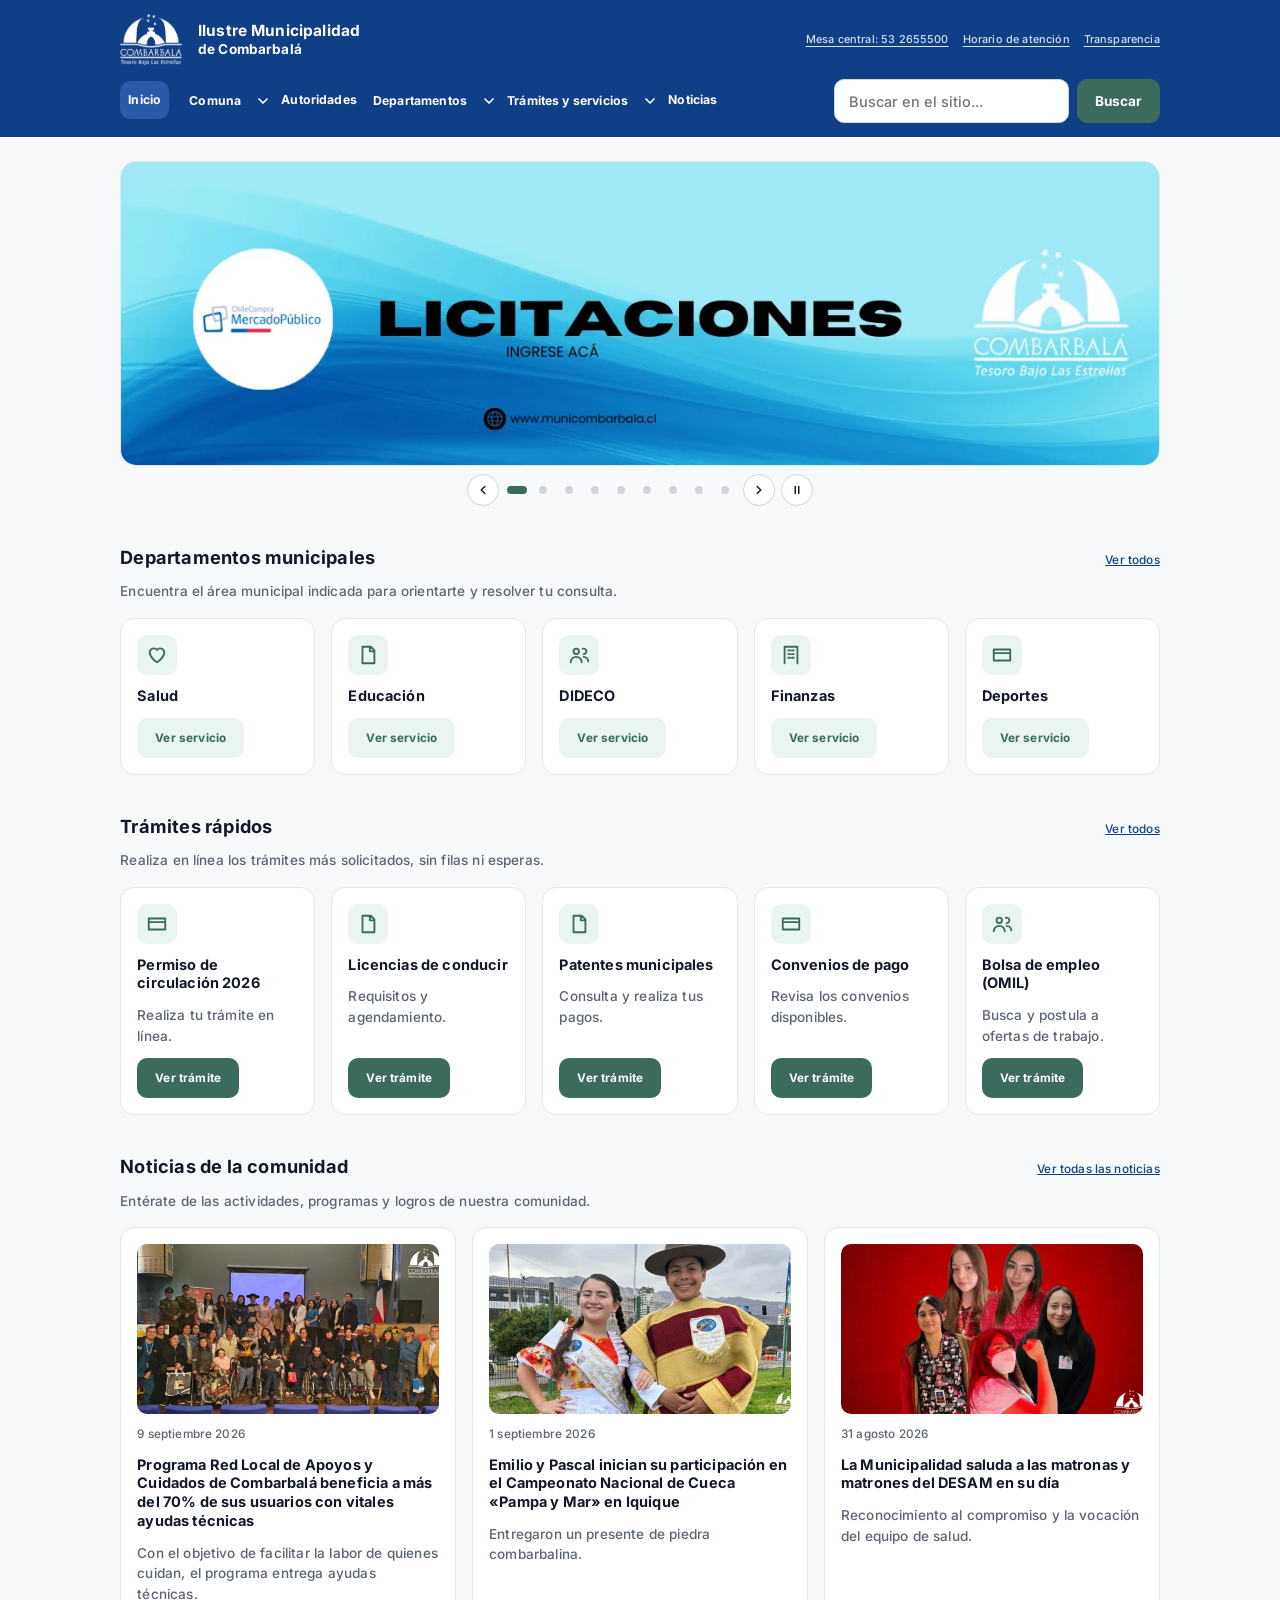
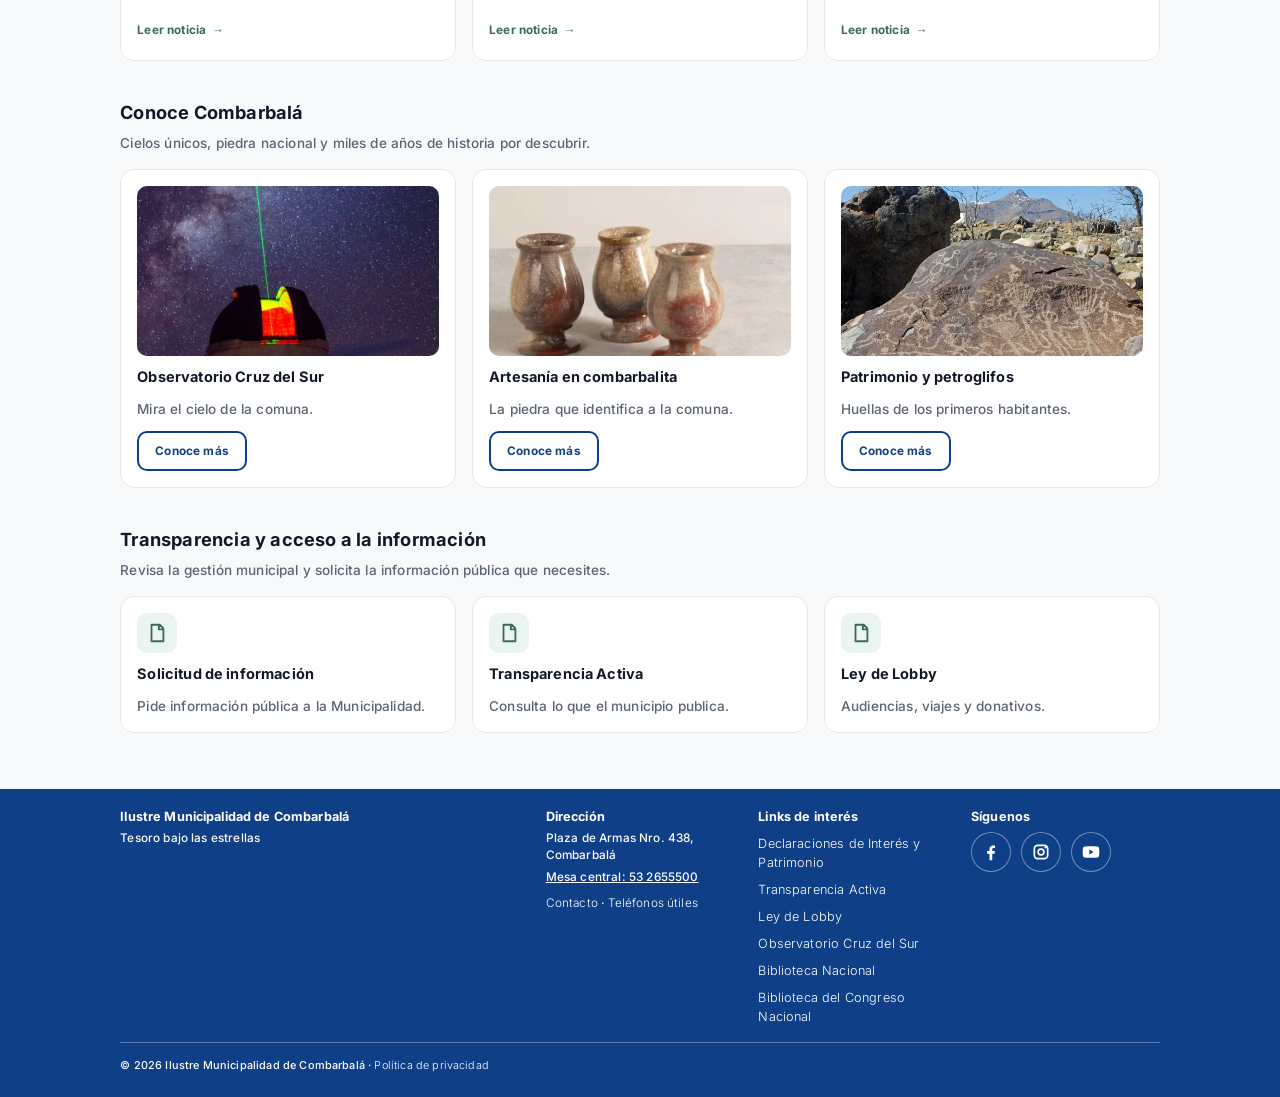
<file: index.html>
<!DOCTYPE html>
<html lang="es">
<head>
<meta charset="utf-8">
<meta name="viewport" content="width=device-width, initial-scale=1">
<title>Inicio | Municipalidad de Combarbalá</title>
<meta name="description" content="Trámites, servicios y noticias de la Ilustre Municipalidad de Combarbalá.">
<meta name="theme-color" content="#0F3F86">
<meta name="robots" content="index, follow">
<meta property="og:type" content="website">
<meta property="og:site_name" content="Ilustre Municipalidad de Combarbalá">
<meta property="og:locale" content="es_CL">
<meta property="og:title" content="Inicio">
<meta property="og:description" content="Trámites, servicios y noticias de la Ilustre Municipalidad de Combarbalá.">
<link rel="canonical" href="https://mmackay7exe.github.io/municombarbala-rework-ddec/">
<meta property="og:url" content="https://mmackay7exe.github.io/municombarbala-rework-ddec/">
<meta property="og:image" content="https://mmackay7exe.github.io/municombarbala-rework-ddec/img/og-combarbala.jpg">
<meta property="og:image:width" content="1200">
<meta property="og:image:height" content="630">
<meta property="og:image:alt" content="Plaza de Armas de Combarbalá con la iglesia al fondo">
<meta name="twitter:card" content="summary_large_image">
<link rel="icon" href="img/logo-azul.webp" type="image/webp">
<link rel="preload" href="fonts/inter-latin.woff2" as="font" type="font/woff2" crossorigin>
<link rel="stylesheet" href="css/styles.css">
<script>document.documentElement.className="js"</script>
<script src="js/main.js" defer></script>
</head>
<body>
<a class="skip" href="#main">Saltar al contenido</a>
<header class="hd"><div class="wrap">
<a class="brand" href="index.html"><img src="img/logo-blanco.webp" width="145" height="120" alt=""><span><b>Ilustre Municipalidad</b>de Combarbalá</span></a>
<button class="mb" type="button" aria-expanded="false" aria-controls="menu" aria-label="Menú principal"><span class="ham" aria-hidden="true"><i></i><i></i><i></i></span></button>
<div class="menu" id="menu"><div class="mi"><div class="mj">
<nav class="top" aria-label="Accesos rápidos"><ul><li><a href="tel:+56532655500">Mesa central: 53 2655500</a></li><li><a href="contacto.html#horario" data-ficha="horario">Horario de atención</a></li><li><a href="transparencia.html" data-ficha="transparencia">Transparencia</a></li></ul></nav>
<nav class="nav" aria-label="Principal"><ul><li><a href="index.html" aria-current="page">Inicio</a></li><li class="has"><a href="comuna.html">Comuna</a><button class="sb" type="button" aria-expanded="false" aria-controls="sm1" aria-label="Submenú de Comuna"><svg viewBox="0 0 24 24" aria-hidden="true"><path d="M6 9l6 6 6-6"/></svg></button><div class="sw"><ul class="sub" id="sm1"><li><a href="comuna.html">Conoce la comuna</a></li><li><a href="comuna.html#observatorio">Observatorio</a></li><li><a href="comuna.html#artesania">Artesanía en combarbalita</a></li><li><a href="comuna.html#patrimonio">Patrimonio y petroglifos</a></li><li><a href="cultura-turismo.html">Cultura y turismo</a></li></ul></div></li><li><a href="autoridades.html">Autoridades</a></li><li class="has"><a href="departamentos.html">Departamentos</a><button class="sb" type="button" aria-expanded="false" aria-controls="sm3" aria-label="Submenú de Departamentos"><svg viewBox="0 0 24 24" aria-hidden="true"><path d="M6 9l6 6 6-6"/></svg></button><div class="sw"><ul class="sub" id="sm3"><li><a href="departamentos.html#desam">Departamento de Salud Municipal (DESAM)</a></li><li><a href="departamentos.html#daem">Departamento de Educación (DAEM)</a></li><li><a href="departamentos.html#dideco">Desarrollo Comunitario (DIDECO)</a></li><li><a href="departamentos.html#daf">Administración y Finanzas (DAF)</a></li><li><a href="departamentos.html#dom">Dirección de Obras Municipales (DOM)</a></li><li><a href="departamentos.html#secpla">Secretaría Comunal de Planificación (SECPLA)</a></li><li><a href="departamentos.html#deportes">Oficina de Deportes</a></li><li><a href="departamentos.html#transito">Departamento de Tránsito</a></li><li><a href="departamentos.html#jpl">Juzgado de Policía Local</a></li></ul></div></li><li class="has"><a href="tramites.html">Trámites y servicios</a><button class="sb" type="button" aria-expanded="false" aria-controls="sm4" aria-label="Submenú de Trámites y servicios"><svg viewBox="0 0 24 24" aria-hidden="true"><path d="M6 9l6 6 6-6"/></svg></button><div class="sw"><ul class="sub" id="sm4"><li><a href="tramites.html#permiso">Permiso de circulación</a></li><li><a href="tramites.html#patentes">Patentes municipales</a></li><li><a href="tramites.html#licencias">Licencias de conducir</a></li><li><a href="tramites.html#pagos">Convenios de pago</a></li></ul></div></li><li><a href="noticias.html">Noticias</a></li></ul></nav>
<form class="bus" role="search" action="buscar.html" method="get"><label class="sr" for="q1">Buscar en el sitio</label><input id="q1" type="search" name="q" placeholder="Buscar en el sitio..." autocomplete="off"><button class="btn" type="submit">Buscar</button></form>
</div></div></div></div></header>
<main id="main" class="wrap" tabindex="-1">
<section class="bnr" aria-roledescription="carrusel" aria-label="Destacados municipales"><div class="bt" id="bnr-t">
<div class="bs" role="group" aria-roledescription="diapositiva" aria-label="1 de 9"><a href="https://www.mercadopublico.cl/Home" rel="noopener"><img src="img/bannerlicitaciones2025.webp" srcset="img/bannerlicitaciones2025-600.webp 600w, img/bannerlicitaciones2025.webp 1200w" sizes="(min-width: 1200px) 1150px, 100vw" width="1200" height="350" fetchpriority="high" alt="Licitaciones de la Municipalidad de Combarbalá en Mercado Público"></a></div>
<div class="bs" role="group" aria-roledescription="diapositiva" aria-label="2 de 9"><a href="https://www.portaltransparencia.cl/PortalPdT/directorio-de-organismos-regulados/?org=MU060" rel="noopener"><img src="img/vecinosbanner.webp" srcset="img/vecinosbanner-600.webp 600w, img/vecinosbanner.webp 1200w" sizes="(min-width: 1200px) 1150px, 100vw" width="1200" height="350" loading="lazy" alt="Atención a juntas de vecinos y organizaciones sociales: más información"></a></div>
<div class="bs" role="group" aria-roledescription="diapositiva" aria-label="3 de 9"><a href="cultura-turismo.html"><img src="img/Oficina-Cultura-y-Turismo.webp" srcset="img/Oficina-Cultura-y-Turismo-600.webp 600w, img/Oficina-Cultura-y-Turismo.webp 1200w" sizes="(min-width: 1200px) 1150px, 100vw" width="1200" height="350" loading="lazy" alt="Oficina de Cultura y Turismo de Combarbalá"></a></div>
<div class="bs" role="group" aria-roledescription="diapositiva" aria-label="4 de 9"><a href="https://omilcombarbala.hiringroomcampus.com/" rel="noopener"><img src="img/bolsa-de-empleo.webp" srcset="img/bolsa-de-empleo-600.webp 600w, img/bolsa-de-empleo.webp 1200w" sizes="(min-width: 1200px) 1150px, 100vw" width="1200" height="350" loading="lazy" alt="Bolsa de Empleo de la Municipalidad de Combarbalá"></a></div>
<div class="bs" role="group" aria-roledescription="diapositiva" aria-label="5 de 9"><a href="https://tgr.gob.cl/convenios-de-pago/#conocer-convenios-disponibles" rel="noopener"><img src="img/tg.webp" srcset="img/tg-600.webp 600w, img/tg.webp 1200w" sizes="(min-width: 1200px) 1150px, 100vw" width="1200" height="350" loading="lazy" alt="Tesorería General de la República: convenios de pago"></a></div>
<div class="bs" role="group" aria-roledescription="diapositiva" aria-label="6 de 9"><a href="departamentos.html#deportes"><img src="img/oficinadedeportes.webp" srcset="img/oficinadedeportes-600.webp 600w, img/oficinadedeportes.webp 1200w" sizes="(min-width: 1200px) 1150px, 100vw" width="1200" height="350" loading="lazy" alt="Oficina de Deportes de Combarbalá"></a></div>
<div class="bs" role="group" aria-roledescription="diapositiva" aria-label="7 de 9"><a href="https://www.municombarbala.cl/wp-content/uploads/2026/04/33asDwXc56WpdasV_03.pdf" rel="noopener"><img src="img/cuentapublica2026.webp" srcset="img/cuentapublica2026-600.webp 600w, img/cuentapublica2026.webp 1200w" sizes="(min-width: 1200px) 1150px, 100vw" width="1200" height="350" loading="lazy" alt="Cuenta Pública Combarbalá 2026, gestión 2025 (documento PDF)"></a></div>
<div class="bs" role="group" aria-roledescription="diapositiva" aria-label="8 de 9"><a href="https://www.sem2.gob.cl/tramites/permisos-de-circulacion/69041100/buscar" rel="noopener"><img src="img/permisocirculacion2026.webp" srcset="img/permisocirculacion2026-600.webp 600w, img/permisocirculacion2026.webp 1200w" sizes="(min-width: 1200px) 1150px, 100vw" width="1200" height="350" loading="lazy" alt="Permiso de circulación 2026: paga rápido y sencillo aquí"></a></div>
<div class="bs" role="group" aria-roledescription="diapositiva" aria-label="9 de 9"><a href="https://www.municombarbala.cl/wp-content/uploads/2025/04/COSOC2025COMPLETO.pdf" rel="noopener"><img src="img/best-1.webp" srcset="img/best-1-600.webp 600w, img/best-1.webp 1200w" sizes="(min-width: 1200px) 1150px, 100vw" width="1200" height="350" loading="lazy" alt="COSOC: Consejo Comunal de Organizaciones de la Sociedad Civil de Combarbalá (documento PDF)"></a></div>
</div>
<div class="bc2"><button class="bb" type="button" data-d="-1" aria-controls="bnr-t" aria-label="Banner anterior"><svg viewBox="0 0 24 24" aria-hidden="true"><path d="M15 6l-6 6 6 6"/></svg></button><div class="bd2"></div><button class="bb" type="button" data-d="1" aria-controls="bnr-t" aria-label="Banner siguiente"><svg viewBox="0 0 24 24" aria-hidden="true"><path d="M9 6l6 6-6 6"/></svg></button><button class="bb bp" type="button" aria-label="Pausar carrusel"><svg viewBox="0 0 24 24" aria-hidden="true"><path class="ps" d="M9 6v12M15 6v12"/><path class="pl" d="M8 5l11 7-11 7z"/></svg></button></div></section>
<h1 class="sr">Ilustre Municipalidad de Combarbalá</h1>
<div class="sh"><h2 id="dep">Departamentos municipales</h2><a href="departamentos.html">Ver todos</a></div>
<p class="bj">Encuentra el área municipal indicada para orientarte y resolver tu consulta.</p>
<div class="grid g5 fx"><article class="card"><span class="ic" aria-hidden="true"><svg viewBox="0 0 24 24"><path d="M12 20s-8-5-8-11a4.5 4.5 0 0 1 8-2.5A4.5 4.5 0 0 1 20 9c0 6-8 11-8 11z"/></svg></span><h3><a class="l" href="departamentos.html#desam">Salud</a></h3><span class="btn s" aria-hidden="true">Ver servicio</span></article><article class="card"><span class="ic" aria-hidden="true"><svg viewBox="0 0 24 24"><path d="M6 3h9l4 4v14H6zM14 3v5h5"/></svg></span><h3><a class="l" href="departamentos.html#daem">Educación</a></h3><span class="btn s" aria-hidden="true">Ver servicio</span></article><article class="card"><span class="ic" aria-hidden="true"><svg viewBox="0 0 24 24"><path d="M9 11a3 3 0 1 0 0-6 3 3 0 0 0 0 6zM3 20c0-3.3 2.7-6 6-6s6 2.7 6 6M17 11a3 3 0 1 0-1-5.8M17 14c2.8 0 5 2.2 5 5"/></svg></span><h3><a class="l" href="departamentos.html#dideco">DIDECO</a></h3><span class="btn s" aria-hidden="true">Ver servicio</span></article><article class="card"><span class="ic" aria-hidden="true"><svg viewBox="0 0 24 24"><path d="M5 21V3h14v18M9 7h2M13 7h2M9 11h2M13 11h2M9 15h2M13 15h2"/></svg></span><h3><a class="l" href="departamentos.html#daf">Finanzas</a></h3><span class="btn s" aria-hidden="true">Ver servicio</span></article><article class="card"><span class="ic" aria-hidden="true"><svg viewBox="0 0 24 24"><path d="M3 6h18v12H3zM3 10h18"/></svg></span><h3><a class="l" href="departamentos.html#deportes">Deportes</a></h3><span class="btn s" aria-hidden="true">Ver servicio</span></article></div>
<div class="sh"><h2 id="tra">Trámites rápidos</h2><div class="car-h"><a href="tramites.html">Ver todos</a><div class="car-b mo" data-t="t-tra"><button class="cb" type="button" data-d="-1" aria-controls="t-tra" aria-label="Anterior"><svg viewBox="0 0 24 24" aria-hidden="true"><path d="M15 6l-6 6 6 6"/></svg></button><button class="cb" type="button" data-d="1" aria-controls="t-tra" aria-label="Siguiente"><svg viewBox="0 0 24 24" aria-hidden="true"><path d="M9 6l6 6-6 6"/></svg></button></div></div></div><p class="bj">Realiza en línea los trámites más solicitados, sin filas ni esperas.</p><div class="grid g5" id="t-tra"><article class="card"><span class="ic" aria-hidden="true"><svg viewBox="0 0 24 24"><path d="M3 6h18v12H3zM3 10h18"/></svg></span><h3><a class="l" href="https://www.sem2.gob.cl/tramites/permisos-de-circulacion/69041100/buscar">Permiso de circulación 2026</a></h3><p>Realiza tu trámite en línea.</p><span class="btn" aria-hidden="true">Ver trámite</span></article><article class="card"><span class="ic" aria-hidden="true"><svg viewBox="0 0 24 24"><path d="M6 3h9l4 4v14H6zM14 3v5h5"/></svg></span><h3><a class="l" href="tramites.html#licencias">Licencias de conducir</a></h3><p>Requisitos y agendamiento.</p><span class="btn" aria-hidden="true">Ver trámite</span></article><article class="card"><span class="ic" aria-hidden="true"><svg viewBox="0 0 24 24"><path d="M6 3h9l4 4v14H6zM14 3v5h5"/></svg></span><h3><a class="l" href="https://www.sem2.gob.cl/tramites/patentes-municipales/69041100/buscar">Patentes municipales</a></h3><p>Consulta y realiza tus pagos.</p><span class="btn" aria-hidden="true">Ver trámite</span></article><article class="card"><span class="ic" aria-hidden="true"><svg viewBox="0 0 24 24"><path d="M3 6h18v12H3zM3 10h18"/></svg></span><h3><a class="l" href="https://www.tgr.cl/convenios-de-pago/">Convenios de pago</a></h3><p>Revisa los convenios disponibles.</p><span class="btn" aria-hidden="true">Ver trámite</span></article><article class="card"><span class="ic" aria-hidden="true"><svg viewBox="0 0 24 24"><path d="M9 11a3 3 0 1 0 0-6 3 3 0 0 0 0 6zM3 20c0-3.3 2.7-6 6-6s6 2.7 6 6M17 11a3 3 0 1 0-1-5.8M17 14c2.8 0 5 2.2 5 5"/></svg></span><h3><a class="l" href="https://omilcombarbala.hiringroomcampus.com/">Bolsa de empleo (OMIL)</a></h3><p>Busca y postula a ofertas de trabajo.</p><span class="btn" aria-hidden="true">Ver trámite</span></article></div>
<div class="sh"><h2>Noticias de la comunidad</h2><a href="noticias.html">Ver todas las noticias</a></div><p class="bj">Entérate de las actividades, programas y logros de nuestra comunidad.</p><div class="grid m"><article class="card" itemscope itemtype="https://schema.org/NewsArticle"><img itemprop="image" class="ph" src="img/noticia1.webp" srcset="img/noticia1-600.webp 600w, img/noticia1-900.webp 900w, img/noticia1.webp 1200w" sizes="(min-width: 1024px) 380px, (min-width: 768px) 50vw, 100vw" width="1200" height="750" loading="lazy" alt="Personas beneficiarias del Programa Red Local de Apoyos y Cuidados junto a autoridades"><time itemprop="datePublished" datetime="2026-09-09">9 septiembre 2026</time><h3 itemprop="headline"><a class="l" itemprop="url" href="noticia.html">Programa Red Local de Apoyos y Cuidados de Combarbalá beneficia a más del 70% de sus usuarios con vitales ayudas técnicas</a></h3><p itemprop="description">Con el objetivo de facilitar la labor de quienes cuidan, el programa entrega ayudas técnicas.</p><span class="btn ln" aria-hidden="true">Leer noticia</span><span itemprop="publisher" itemscope itemtype="https://schema.org/GovernmentOrganization"><meta itemprop="name" content="Ilustre Municipalidad de Combarbalá"><link itemprop="logo" href="img/logo-azul.webp"></span></article><article class="card" itemscope itemtype="https://schema.org/NewsArticle"><img itemprop="image" class="ph" src="img/noticia2.webp" srcset="img/noticia2-600.webp 600w, img/noticia2-900.webp 900w, img/noticia2.webp 1200w" sizes="(min-width: 1024px) 380px, (min-width: 768px) 50vw, 100vw" width="1200" height="576" loading="lazy" alt="Emilio y Pascal con trajes típicos de cueca"><time itemprop="datePublished" datetime="2026-09-01">1 septiembre 2026</time><h3 itemprop="headline"><a class="l" itemprop="url" href="noticia.html">Emilio y Pascal inician su participación en el Campeonato Nacional de Cueca «Pampa y Mar» en Iquique</a></h3><p itemprop="description">Entregaron un presente de piedra combarbalina.</p><span class="btn ln" aria-hidden="true">Leer noticia</span><span itemprop="publisher" itemscope itemtype="https://schema.org/GovernmentOrganization"><meta itemprop="name" content="Ilustre Municipalidad de Combarbalá"><link itemprop="logo" href="img/logo-azul.webp"></span></article><article class="card" itemscope itemtype="https://schema.org/NewsArticle"><img itemprop="image" class="ph" src="img/noticia3.webp" srcset="img/noticia3-600.webp 600w, img/noticia3-900.webp 900w, img/noticia3.webp 1200w" sizes="(min-width: 1024px) 380px, (min-width: 768px) 50vw, 100vw" width="1200" height="576" loading="lazy" alt="Matronas del DESAM sobre un fondo rojo"><time itemprop="datePublished" datetime="2026-08-31">31 agosto 2026</time><h3 itemprop="headline"><a class="l" itemprop="url" href="noticia.html">La Municipalidad saluda a las matronas y matrones del DESAM en su día</a></h3><p itemprop="description">Reconocimiento al compromiso y la vocación del equipo de salud.</p><span class="btn ln" aria-hidden="true">Leer noticia</span><span itemprop="publisher" itemscope itemtype="https://schema.org/GovernmentOrganization"><meta itemprop="name" content="Ilustre Municipalidad de Combarbalá"><link itemprop="logo" href="img/logo-azul.webp"></span></article></div>
<div class="sh"><h2>Conoce Combarbalá</h2></div><p class="bj">Cielos únicos, piedra nacional y miles de años de historia por descubrir.</p><div class="grid m"><article class="card"><img class="ph" src="img/cupula_obscruzdel_sur.webp" width="734" height="898" alt="Cúpula del Observatorio Cruz del Sur" loading="lazy"><h3><a class="l" href="comuna.html#observatorio">Observatorio Cruz del Sur</a></h3><p>Mira el cielo de la comuna.</p><span class="btn ol" aria-hidden="true">Conoce más</span></article><article class="card"><img class="ph" src="img/artesanias_combarbalita.webp" width="700" height="700" alt="Artesanías talladas en combarbalita" loading="lazy"><h3><a class="l" href="comuna.html#artesania">Artesanía en combarbalita</a></h3><p>La piedra que identifica a la comuna.</p><span class="btn ol" aria-hidden="true">Conoce más</span></article><article class="card"><img class="ph" src="img/petroglifos_combarbala.webp" srcset="img/petroglifos_combarbala-600.webp 600w, img/petroglifos_combarbala-900.webp 900w, img/petroglifos_combarbala.webp 1106w" sizes="(min-width: 1024px) 380px, (min-width: 768px) 50vw, 100vw" width="1106" height="829" alt="Petroglifos precolombinos grabados en roca" loading="lazy"><h3><a class="l" href="comuna.html#patrimonio">Patrimonio y petroglifos</a></h3><p>Huellas de los primeros habitantes.</p><span class="btn ol" aria-hidden="true">Conoce más</span></article></div>
<div class="sh"><h2>Transparencia y acceso a la información</h2></div><p class="bj">Revisa la gestión municipal y solicita la información pública que necesites.</p><div class="grid m"><article class="card"><span class="ic" aria-hidden="true"><svg viewBox="0 0 24 24"><path d="M6 3h9l4 4v14H6zM14 3v5h5"/></svg></span><h3><a class="l" href="https://www.portaltransparencia.cl/PortalPdT/ingreso-sai-v2?idOrgTa=MU060">Solicitud de información</a></h3><p>Pide información pública a la Municipalidad.</p></article><article class="card"><span class="ic" aria-hidden="true"><svg viewBox="0 0 24 24"><path d="M6 3h9l4 4v14H6zM14 3v5h5"/></svg></span><h3><a class="l" href="https://www.portaltransparencia.cl/PortalPdT/pdtta?codOrganismo=MU060">Transparencia Activa</a></h3><p>Consulta lo que el municipio publica.</p></article><article class="card"><span class="ic" aria-hidden="true"><svg viewBox="0 0 24 24"><path d="M6 3h9l4 4v14H6zM14 3v5h5"/></svg></span><h3><a class="l" href="https://www.leylobby.gob.cl/instituciones/MU060">Ley de Lobby</a></h3><p>Audiencias, viajes y donativos.</p></article></div>
</main>
<footer class="ft"><div class="wrap" itemscope itemtype="https://schema.org/GovernmentOrganization"><link itemprop="url" href="index.html"><link itemprop="logo" href="img/logo-azul.webp">
<div><h2 itemprop="name">Ilustre Municipalidad de Combarbalá</h2><p itemprop="slogan">Tesoro bajo las estrellas</p></div>
<div><h2>Dirección</h2><p itemprop="address" itemscope itemtype="https://schema.org/PostalAddress"><span itemprop="streetAddress">Plaza de Armas Nro. 438</span>, <span itemprop="addressLocality">Combarbalá</span><meta itemprop="addressRegion" content="Coquimbo"><meta itemprop="addressCountry" content="CL"></p><p class="u"><a href="tel:+56532655500">Mesa central: <span itemprop="telephone">53 2655500</span></a></p><p><a href="contacto.html">Contacto</a> · <a href="contacto.html#telefonos">Teléfonos útiles</a></p></div>
<div><h2>Links de interés</h2><ul><li><a href="https://www.declaracionjurada.cl/pubsistema/patrimonio.web.publico/pu/index.html?sid=386" rel="noopener">Declaraciones de Interés y Patrimonio</a></li><li><a href="https://www.portaltransparencia.cl/PortalPdT/pdtta?codOrganismo=MU060" rel="noopener">Transparencia Activa</a></li><li><a href="https://www.leylobby.gob.cl/instituciones/MU060" rel="noopener">Ley de Lobby</a></li><li><a href="https://obscruzdelsur.cl/" rel="noopener">Observatorio Cruz del Sur</a></li><li><a href="https://www.bibliotecanacional.gob.cl/sitio/" rel="noopener">Biblioteca Nacional</a></li><li><a href="https://www.bcn.cl/" rel="noopener">Biblioteca del Congreso Nacional</a></li></ul></div>
<div><h2>Síguenos</h2><ul class="soc"><li><a itemprop="sameAs" href="https://www.facebook.com/municombarbala/" rel="noopener" aria-label="Facebook"><svg viewBox="0 0 24 24" aria-hidden="true"><path d="M13.5 22v-8h2.7l.4-3.2h-3.1V8.8c0-.9.3-1.6 1.6-1.6h1.7V4.4c-.3 0-1.3-.1-2.5-.1-2.5 0-4.1 1.5-4.1 4.2v2.3H7.4V14h2.8v8z"/></svg></a></li><li><a itemprop="sameAs" href="https://www.instagram.com/muni.combarbala/" rel="noopener" aria-label="Instagram"><svg viewBox="0 0 24 24" aria-hidden="true"><path fill-rule="evenodd" d="M8 3h8a5 5 0 0 1 5 5v8a5 5 0 0 1-5 5H8a5 5 0 0 1-5-5V8a5 5 0 0 1 5-5zm0 2a3 3 0 0 0-3 3v8a3 3 0 0 0 3 3h8a3 3 0 0 0 3-3V8a3 3 0 0 0-3-3zm4 2.5a4.5 4.5 0 1 1 0 9 4.5 4.5 0 0 1 0-9zm0 2a2.5 2.5 0 1 0 0 5 2.5 2.5 0 0 0 0-5zM17.3 5.5a1.2 1.2 0 1 1 0 2.4 1.2 1.2 0 0 1 0-2.4z"/></svg></a></li><li><a itemprop="sameAs" href="https://www.youtube.com/@municombarbala" rel="noopener" aria-label="YouTube"><svg viewBox="0 0 24 24" aria-hidden="true"><path fill-rule="evenodd" d="M21.6 7.2a2.5 2.5 0 0 0-1.8-1.8C18.2 5 12 5 12 5s-6.2 0-7.8.4a2.5 2.5 0 0 0-1.8 1.8A26 26 0 0 0 2 12a26 26 0 0 0 .4 4.8 2.5 2.5 0 0 0 1.8 1.8c1.6.4 7.8.4 7.8.4s6.2 0 7.8-.4a2.5 2.5 0 0 0 1.8-1.8A26 26 0 0 0 22 12a26 26 0 0 0-.4-4.8zM10 15V9l5.2 3z"/></svg></a></li></ul></div>
<p class="low">© 2026 Ilustre Municipalidad de Combarbalá · <a href="privacidad.html">Política de privacidad</a></p>
</div></footer>
</body>
</html>
</file>
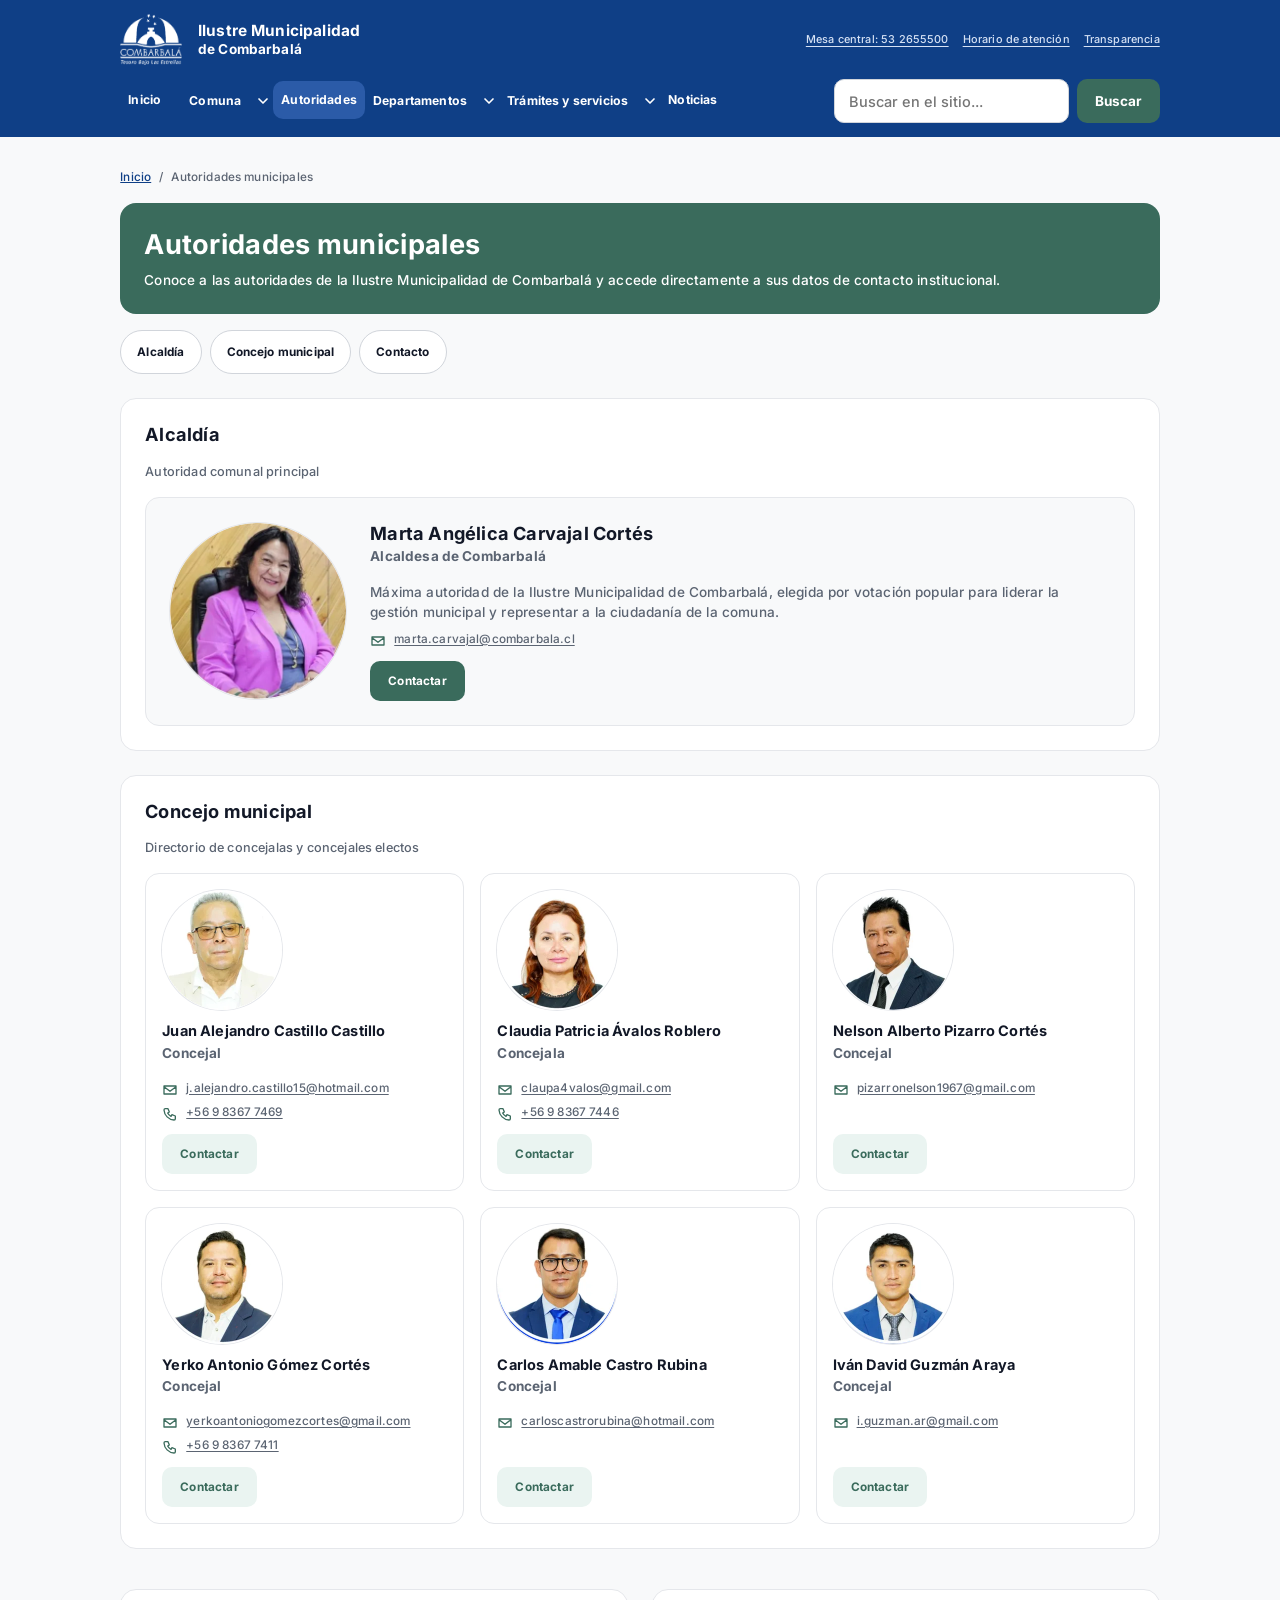
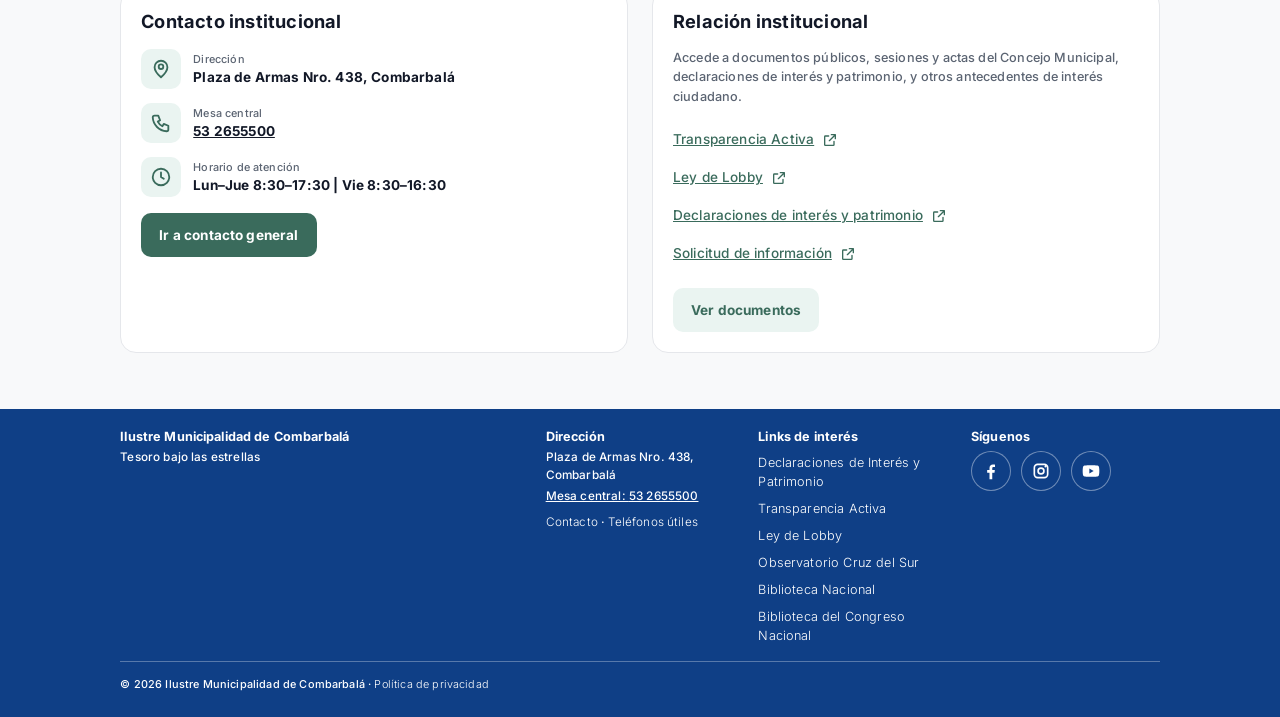
<file: autoridades.html>
<!DOCTYPE html>
<html lang="es">
<head>
<meta charset="utf-8">
<meta name="viewport" content="width=device-width, initial-scale=1">
<title>Autoridades municipales | Municipalidad de Combarbalá</title>
<meta name="description" content="Alcaldesa y concejales de la Ilustre Municipalidad de Combarbalá, con sus datos de contacto.">
<meta name="theme-color" content="#0F3F86">
<meta name="robots" content="index, follow">
<meta property="og:type" content="website">
<meta property="og:site_name" content="Ilustre Municipalidad de Combarbalá">
<meta property="og:locale" content="es_CL">
<meta property="og:title" content="Autoridades municipales">
<meta property="og:description" content="Alcaldesa y concejales de la Ilustre Municipalidad de Combarbalá, con sus datos de contacto.">
<link rel="canonical" href="https://mmackay7exe.github.io/municombarbala-rework-ddec/autoridades.html">
<meta property="og:url" content="https://mmackay7exe.github.io/municombarbala-rework-ddec/autoridades.html">
<meta property="og:image" content="https://mmackay7exe.github.io/municombarbala-rework-ddec/img/og-combarbala.jpg">
<meta property="og:image:width" content="1200">
<meta property="og:image:height" content="630">
<meta property="og:image:alt" content="Plaza de Armas de Combarbalá con la iglesia al fondo">
<meta name="twitter:card" content="summary_large_image">
<link rel="icon" href="img/logo-azul.webp" type="image/webp">
<link rel="preload" href="fonts/inter-latin.woff2" as="font" type="font/woff2" crossorigin>
<link rel="stylesheet" href="css/styles.css">
<script>document.documentElement.className="js"</script>
<script src="js/main.js" defer></script>
</head>
<body>
<a class="skip" href="#main">Saltar al contenido</a>
<header class="hd"><div class="wrap">
<a class="brand" href="index.html"><img src="img/logo-blanco.webp" width="145" height="120" alt=""><span><b>Ilustre Municipalidad</b>de Combarbalá</span></a>
<button class="mb" type="button" aria-expanded="false" aria-controls="menu" aria-label="Menú principal"><span class="ham" aria-hidden="true"><i></i><i></i><i></i></span></button>
<div class="menu" id="menu"><div class="mi"><div class="mj">
<nav class="top" aria-label="Accesos rápidos"><ul><li><a href="tel:+56532655500">Mesa central: 53 2655500</a></li><li><a href="contacto.html#horario" data-ficha="horario">Horario de atención</a></li><li><a href="transparencia.html" data-ficha="transparencia">Transparencia</a></li></ul></nav>
<nav class="nav" aria-label="Principal"><ul><li><a href="index.html">Inicio</a></li><li class="has"><a href="comuna.html">Comuna</a><button class="sb" type="button" aria-expanded="false" aria-controls="sm1" aria-label="Submenú de Comuna"><svg viewBox="0 0 24 24" aria-hidden="true"><path d="M6 9l6 6 6-6"/></svg></button><div class="sw"><ul class="sub" id="sm1"><li><a href="comuna.html">Conoce la comuna</a></li><li><a href="comuna.html#observatorio">Observatorio</a></li><li><a href="comuna.html#artesania">Artesanía en combarbalita</a></li><li><a href="comuna.html#patrimonio">Patrimonio y petroglifos</a></li><li><a href="cultura-turismo.html">Cultura y turismo</a></li></ul></div></li><li><a href="autoridades.html" aria-current="page">Autoridades</a></li><li class="has"><a href="departamentos.html">Departamentos</a><button class="sb" type="button" aria-expanded="false" aria-controls="sm3" aria-label="Submenú de Departamentos"><svg viewBox="0 0 24 24" aria-hidden="true"><path d="M6 9l6 6 6-6"/></svg></button><div class="sw"><ul class="sub" id="sm3"><li><a href="departamentos.html#desam">Departamento de Salud Municipal (DESAM)</a></li><li><a href="departamentos.html#daem">Departamento de Educación (DAEM)</a></li><li><a href="departamentos.html#dideco">Desarrollo Comunitario (DIDECO)</a></li><li><a href="departamentos.html#daf">Administración y Finanzas (DAF)</a></li><li><a href="departamentos.html#dom">Dirección de Obras Municipales (DOM)</a></li><li><a href="departamentos.html#secpla">Secretaría Comunal de Planificación (SECPLA)</a></li><li><a href="departamentos.html#deportes">Oficina de Deportes</a></li><li><a href="departamentos.html#transito">Departamento de Tránsito</a></li><li><a href="departamentos.html#jpl">Juzgado de Policía Local</a></li></ul></div></li><li class="has"><a href="tramites.html">Trámites y servicios</a><button class="sb" type="button" aria-expanded="false" aria-controls="sm4" aria-label="Submenú de Trámites y servicios"><svg viewBox="0 0 24 24" aria-hidden="true"><path d="M6 9l6 6 6-6"/></svg></button><div class="sw"><ul class="sub" id="sm4"><li><a href="tramites.html#permiso">Permiso de circulación</a></li><li><a href="tramites.html#patentes">Patentes municipales</a></li><li><a href="tramites.html#licencias">Licencias de conducir</a></li><li><a href="tramites.html#pagos">Convenios de pago</a></li></ul></div></li><li><a href="noticias.html">Noticias</a></li></ul></nav>
<form class="bus" role="search" action="buscar.html" method="get"><label class="sr" for="q1">Buscar en el sitio</label><input id="q1" type="search" name="q" placeholder="Buscar en el sitio..." autocomplete="off"><button class="btn" type="submit">Buscar</button></form>
</div></div></div></div></header>
<main id="main" class="wrap" tabindex="-1">
<nav class="bc" aria-label="Migas de pan"><ol itemscope itemtype="https://schema.org/BreadcrumbList"><li itemprop="itemListElement" itemscope itemtype="https://schema.org/ListItem"><a itemprop="item" href="index.html"><span itemprop="name">Inicio</span></a><meta itemprop="position" content="1"></li><li aria-current="page" itemprop="itemListElement" itemscope itemtype="https://schema.org/ListItem"><span itemprop="name">Autoridades municipales</span><meta itemprop="position" content="2"></li></ol></nav><div class="ban"><h1>Autoridades municipales</h1><p>Conoce a las autoridades de la Ilustre Municipalidad de Combarbalá y accede directamente a sus datos de contacto institucional.</p></div>
<nav aria-label="En esta página"><ul class="chips"><li><a href="#alcaldia">Alcaldía</a></li><li><a href="#concejo">Concejo municipal</a></li><li><a href="#contacto">Contacto</a></li></ul></nav>
<section class="panel pn" id="alcaldia" aria-labelledby="t-alc"><h2 id="t-alc">Alcaldía</h2><p class="lead">Autoridad comunal principal</p>
<article class="alc"><img class="foto" src="img/alcaldesa-carvajal.webp" width="176" height="176" alt="Fotografía de Marta Angélica Carvajal Cortés" loading="lazy"><div class="inf"><h3>Marta Angélica Carvajal Cortés</h3><p class="rol">Alcaldesa de Combarbalá</p>
<p class="txt">Máxima autoridad de la Ilustre Municipalidad de Combarbalá, elegida por votación popular para liderar la gestión municipal y representar a la ciudadanía de la comuna.</p>
<ul class="dat"><li><svg viewBox="0 0 24 24" aria-hidden="true"><path d="M3 6h18v12H3zM3 7l9 7 9-7"/></svg><a href="mailto:marta.carvajal@combarbala.cl">marta.carvajal@combarbala.cl</a></li></ul><a class="btn" href="mailto:marta.carvajal@combarbala.cl">Contactar<span class="sr"> a Marta Angélica Carvajal Cortés</span></a></div></article></section>
<section class="panel pn" id="concejo" aria-labelledby="t-con"><h2 id="t-con">Concejo municipal</h2><p class="lead">Directorio de concejalas y concejales electos</p><div class="cg"><article class="per"><img class="foto" src="img/concejal-castillo.webp" width="120" height="120" alt="Fotografía de Juan Alejandro Castillo Castillo" loading="lazy"><div class="inf"><h3>Juan Alejandro Castillo Castillo</h3><p class="rol">Concejal</p><ul class="dat"><li><svg viewBox="0 0 24 24" aria-hidden="true"><path d="M3 6h18v12H3zM3 7l9 7 9-7"/></svg><a href="mailto:j.alejandro.castillo15@hotmail.com">j.alejandro.castillo15@hotmail.com</a></li><li><svg viewBox="0 0 24 24" aria-hidden="true"><path d="M5 4h4l2 5-2.5 1.5a11 11 0 0 0 5 5L15 13l5 2v4a2 2 0 0 1-2 2A16 16 0 0 1 3 6a2 2 0 0 1 2-2z"/></svg><a href="tel:+56983677469">+56 9 8367 7469</a></li></ul><a class="btn s" href="mailto:j.alejandro.castillo15@hotmail.com">Contactar<span class="sr"> a Juan Alejandro Castillo Castillo</span></a></div></article><article class="per"><img class="foto" src="img/concejal-avalos.webp" width="120" height="120" alt="Fotografía de Claudia Patricia Ávalos Roblero" loading="lazy"><div class="inf"><h3>Claudia Patricia Ávalos Roblero</h3><p class="rol">Concejala</p><ul class="dat"><li><svg viewBox="0 0 24 24" aria-hidden="true"><path d="M3 6h18v12H3zM3 7l9 7 9-7"/></svg><a href="mailto:claupa4valos@gmail.com">claupa4valos@gmail.com</a></li><li><svg viewBox="0 0 24 24" aria-hidden="true"><path d="M5 4h4l2 5-2.5 1.5a11 11 0 0 0 5 5L15 13l5 2v4a2 2 0 0 1-2 2A16 16 0 0 1 3 6a2 2 0 0 1 2-2z"/></svg><a href="tel:+56983677446">+56 9 8367 7446</a></li></ul><a class="btn s" href="mailto:claupa4valos@gmail.com">Contactar<span class="sr"> a Claudia Patricia Ávalos Roblero</span></a></div></article><article class="per"><img class="foto" src="img/concejal-pizarro.webp" width="120" height="120" alt="Fotografía de Nelson Alberto Pizarro Cortés" loading="lazy"><div class="inf"><h3>Nelson Alberto Pizarro Cortés</h3><p class="rol">Concejal</p><ul class="dat"><li><svg viewBox="0 0 24 24" aria-hidden="true"><path d="M3 6h18v12H3zM3 7l9 7 9-7"/></svg><a href="mailto:pizarronelson1967@gmail.com">pizarronelson1967@gmail.com</a></li></ul><a class="btn s" href="mailto:pizarronelson1967@gmail.com">Contactar<span class="sr"> a Nelson Alberto Pizarro Cortés</span></a></div></article><article class="per"><img class="foto" src="img/concejal-gomez.webp" width="120" height="120" alt="Fotografía de Yerko Antonio Gómez Cortés" loading="lazy"><div class="inf"><h3>Yerko Antonio Gómez Cortés</h3><p class="rol">Concejal</p><ul class="dat"><li><svg viewBox="0 0 24 24" aria-hidden="true"><path d="M3 6h18v12H3zM3 7l9 7 9-7"/></svg><a href="mailto:yerkoantoniogomezcortes@gmail.com">yerkoantoniogomezcortes@gmail.com</a></li><li><svg viewBox="0 0 24 24" aria-hidden="true"><path d="M5 4h4l2 5-2.5 1.5a11 11 0 0 0 5 5L15 13l5 2v4a2 2 0 0 1-2 2A16 16 0 0 1 3 6a2 2 0 0 1 2-2z"/></svg><a href="tel:+56983677411">+56 9 8367 7411</a></li></ul><a class="btn s" href="mailto:yerkoantoniogomezcortes@gmail.com">Contactar<span class="sr"> a Yerko Antonio Gómez Cortés</span></a></div></article><article class="per"><img class="foto" src="img/concejal-castro.webp" width="120" height="120" alt="Fotografía de Carlos Amable Castro Rubina" loading="lazy"><div class="inf"><h3>Carlos Amable Castro Rubina</h3><p class="rol">Concejal</p><ul class="dat"><li><svg viewBox="0 0 24 24" aria-hidden="true"><path d="M3 6h18v12H3zM3 7l9 7 9-7"/></svg><a href="mailto:carloscastrorubina@hotmail.com">carloscastrorubina@hotmail.com</a></li></ul><a class="btn s" href="mailto:carloscastrorubina@hotmail.com">Contactar<span class="sr"> a Carlos Amable Castro Rubina</span></a></div></article><article class="per"><img class="foto" src="img/concejal-guzman.webp" width="120" height="120" alt="Fotografía de Iván David Guzmán Araya" loading="lazy"><div class="inf"><h3>Iván David Guzmán Araya</h3><p class="rol">Concejal</p><ul class="dat"><li><svg viewBox="0 0 24 24" aria-hidden="true"><path d="M3 6h18v12H3zM3 7l9 7 9-7"/></svg><a href="mailto:i.guzman.ar@gmail.com">i.guzman.ar@gmail.com</a></li></ul><a class="btn s" href="mailto:i.guzman.ar@gmail.com">Contactar<span class="sr"> a Iván David Guzmán Araya</span></a></div></article></div></section>
<div class="g2">
<section class="panel" id="contacto" aria-labelledby="t-ci"><h2 id="t-ci">Contacto institucional</h2><ul class="ci">
<li><span class="ic" aria-hidden="true"><svg viewBox="0 0 24 24"><path d="M12 21s7-6.2 7-11a7 7 0 0 0-14 0c0 4.8 7 11 7 11zM12 12a2.5 2.5 0 1 0 0-5 2.5 2.5 0 0 0 0 5z"/></svg></span><span><small>Dirección</small>Plaza de Armas Nro. 438, Combarbalá</span></li>
<li><span class="ic" aria-hidden="true"><svg viewBox="0 0 24 24"><path d="M5 4h4l2 5-2.5 1.5a11 11 0 0 0 5 5L15 13l5 2v4a2 2 0 0 1-2 2A16 16 0 0 1 3 6a2 2 0 0 1 2-2z"/></svg></span><span><small>Mesa central</small><a href="tel:+56532655500">53 2655500</a></span></li>
<li><span class="ic" aria-hidden="true"><svg viewBox="0 0 24 24"><path d="M12 7v5l3 2M12 21a9 9 0 1 0 0-18 9 9 0 0 0 0 18z"/></svg></span><span><small>Horario de atención</small>Lun–Jue 8:30–17:30 | Vie 8:30–16:30</span></li></ul>
<a class="btn" href="contacto.html">Ir a contacto general</a></section>
<section class="panel" aria-labelledby="t-ri"><h2 id="t-ri">Relación institucional</h2>
<p class="lead">Accede a documentos públicos, sesiones y actas del Concejo Municipal, declaraciones de interés y patrimonio, y otros antecedentes de interés ciudadano.</p>
<ul class="lk"><li><a href="https://www.portaltransparencia.cl/PortalPdT/pdtta?codOrganismo=MU060" rel="noopener">Transparencia Activa<span class="sr"> (sitio externo)</span><svg viewBox="0 0 24 24" aria-hidden="true"><path d="M14 4h6v6M20 4l-9 9M18 14v5a1 1 0 0 1-1 1H5a1 1 0 0 1-1-1V7a1 1 0 0 1 1-1h5"/></svg></a></li><li><a href="https://www.leylobby.gob.cl/instituciones/MU060" rel="noopener">Ley de Lobby<span class="sr"> (sitio externo)</span><svg viewBox="0 0 24 24" aria-hidden="true"><path d="M14 4h6v6M20 4l-9 9M18 14v5a1 1 0 0 1-1 1H5a1 1 0 0 1-1-1V7a1 1 0 0 1 1-1h5"/></svg></a></li><li><a href="https://www.declaracionjurada.cl/pubsistema/patrimonio.web.publico/pu/index.html?sid=386" rel="noopener">Declaraciones de interés y patrimonio<span class="sr"> (sitio externo)</span><svg viewBox="0 0 24 24" aria-hidden="true"><path d="M14 4h6v6M20 4l-9 9M18 14v5a1 1 0 0 1-1 1H5a1 1 0 0 1-1-1V7a1 1 0 0 1 1-1h5"/></svg></a></li><li><a href="https://www.portaltransparencia.cl/PortalPdT/ingreso-sai-v2?idOrgTa=MU060" rel="noopener">Solicitud de información<span class="sr"> (sitio externo)</span><svg viewBox="0 0 24 24" aria-hidden="true"><path d="M14 4h6v6M20 4l-9 9M18 14v5a1 1 0 0 1-1 1H5a1 1 0 0 1-1-1V7a1 1 0 0 1 1-1h5"/></svg></a></li></ul><a class="btn s" href="transparencia.html">Ver documentos</a></section></div>
</main>
<footer class="ft"><div class="wrap" itemscope itemtype="https://schema.org/GovernmentOrganization"><link itemprop="url" href="index.html"><link itemprop="logo" href="img/logo-azul.webp">
<div><h2 itemprop="name">Ilustre Municipalidad de Combarbalá</h2><p itemprop="slogan">Tesoro bajo las estrellas</p></div>
<div><h2>Dirección</h2><p itemprop="address" itemscope itemtype="https://schema.org/PostalAddress"><span itemprop="streetAddress">Plaza de Armas Nro. 438</span>, <span itemprop="addressLocality">Combarbalá</span><meta itemprop="addressRegion" content="Coquimbo"><meta itemprop="addressCountry" content="CL"></p><p class="u"><a href="tel:+56532655500">Mesa central: <span itemprop="telephone">53 2655500</span></a></p><p><a href="contacto.html">Contacto</a> · <a href="contacto.html#telefonos">Teléfonos útiles</a></p></div>
<div><h2>Links de interés</h2><ul><li><a href="https://www.declaracionjurada.cl/pubsistema/patrimonio.web.publico/pu/index.html?sid=386" rel="noopener">Declaraciones de Interés y Patrimonio</a></li><li><a href="https://www.portaltransparencia.cl/PortalPdT/pdtta?codOrganismo=MU060" rel="noopener">Transparencia Activa</a></li><li><a href="https://www.leylobby.gob.cl/instituciones/MU060" rel="noopener">Ley de Lobby</a></li><li><a href="https://obscruzdelsur.cl/" rel="noopener">Observatorio Cruz del Sur</a></li><li><a href="https://www.bibliotecanacional.gob.cl/sitio/" rel="noopener">Biblioteca Nacional</a></li><li><a href="https://www.bcn.cl/" rel="noopener">Biblioteca del Congreso Nacional</a></li></ul></div>
<div><h2>Síguenos</h2><ul class="soc"><li><a itemprop="sameAs" href="https://www.facebook.com/municombarbala/" rel="noopener" aria-label="Facebook"><svg viewBox="0 0 24 24" aria-hidden="true"><path d="M13.5 22v-8h2.7l.4-3.2h-3.1V8.8c0-.9.3-1.6 1.6-1.6h1.7V4.4c-.3 0-1.3-.1-2.5-.1-2.5 0-4.1 1.5-4.1 4.2v2.3H7.4V14h2.8v8z"/></svg></a></li><li><a itemprop="sameAs" href="https://www.instagram.com/muni.combarbala/" rel="noopener" aria-label="Instagram"><svg viewBox="0 0 24 24" aria-hidden="true"><path fill-rule="evenodd" d="M8 3h8a5 5 0 0 1 5 5v8a5 5 0 0 1-5 5H8a5 5 0 0 1-5-5V8a5 5 0 0 1 5-5zm0 2a3 3 0 0 0-3 3v8a3 3 0 0 0 3 3h8a3 3 0 0 0 3-3V8a3 3 0 0 0-3-3zm4 2.5a4.5 4.5 0 1 1 0 9 4.5 4.5 0 0 1 0-9zm0 2a2.5 2.5 0 1 0 0 5 2.5 2.5 0 0 0 0-5zM17.3 5.5a1.2 1.2 0 1 1 0 2.4 1.2 1.2 0 0 1 0-2.4z"/></svg></a></li><li><a itemprop="sameAs" href="https://www.youtube.com/@municombarbala" rel="noopener" aria-label="YouTube"><svg viewBox="0 0 24 24" aria-hidden="true"><path fill-rule="evenodd" d="M21.6 7.2a2.5 2.5 0 0 0-1.8-1.8C18.2 5 12 5 12 5s-6.2 0-7.8.4a2.5 2.5 0 0 0-1.8 1.8A26 26 0 0 0 2 12a26 26 0 0 0 .4 4.8 2.5 2.5 0 0 0 1.8 1.8c1.6.4 7.8.4 7.8.4s6.2 0 7.8-.4a2.5 2.5 0 0 0 1.8-1.8A26 26 0 0 0 22 12a26 26 0 0 0-.4-4.8zM10 15V9l5.2 3z"/></svg></a></li></ul></div>
<p class="low">© 2026 Ilustre Municipalidad de Combarbalá · <a href="privacidad.html">Política de privacidad</a></p>
</div></footer>
</body>
</html>
</file>
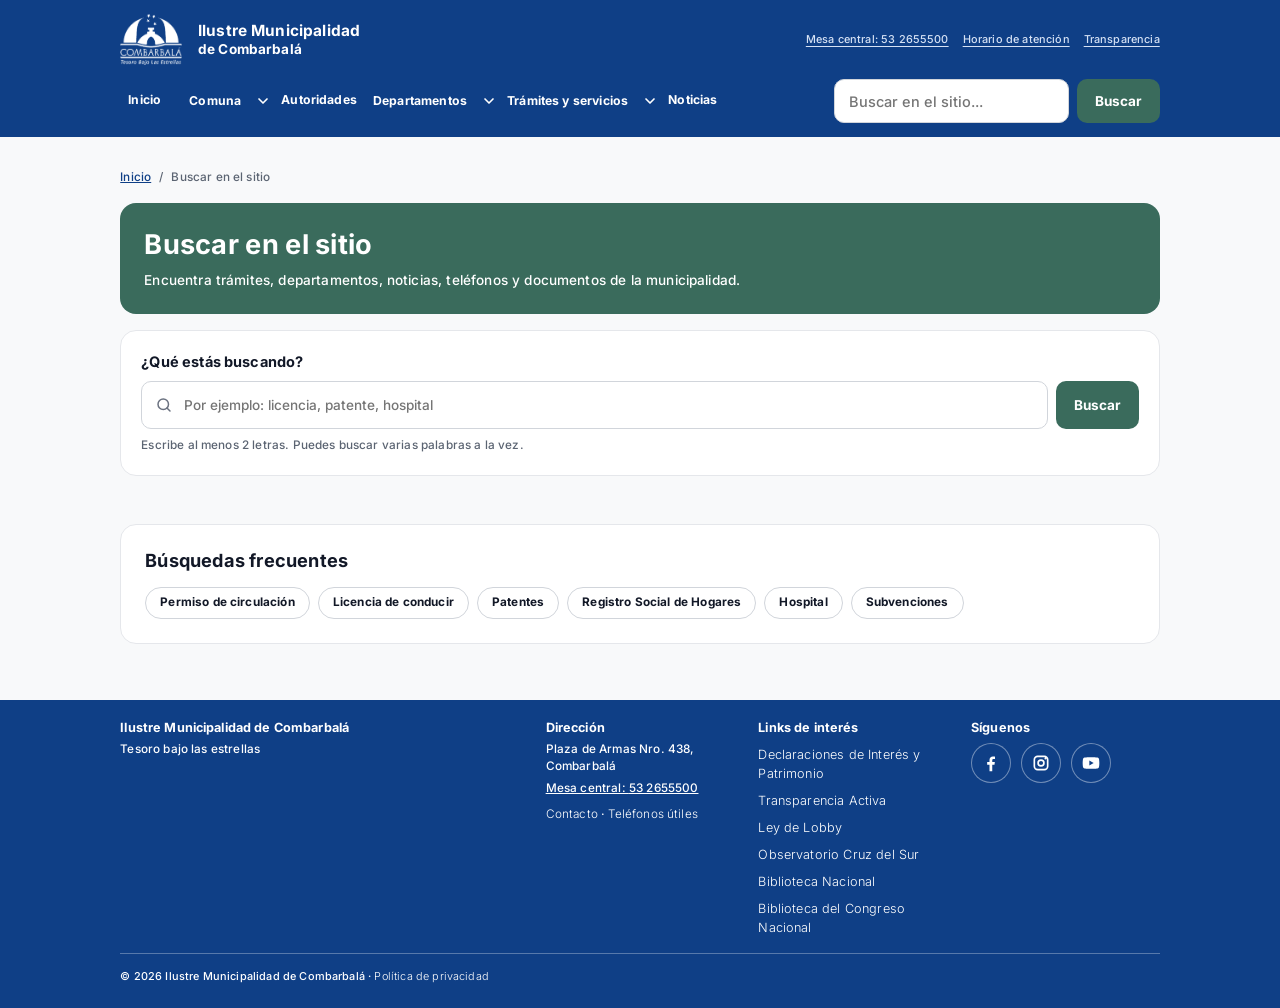
<file: buscar.html>
<!DOCTYPE html>
<html lang="es">
<head>
<meta charset="utf-8">
<meta name="viewport" content="width=device-width, initial-scale=1">
<title>Buscar en el sitio | Municipalidad de Combarbalá</title>
<meta name="description" content="Busca trámites, departamentos, noticias, teléfonos y documentos en el sitio de la Municipalidad de Combarbalá.">
<meta name="theme-color" content="#0F3F86">
<meta name="robots" content="index, follow">
<meta property="og:type" content="website">
<meta property="og:site_name" content="Ilustre Municipalidad de Combarbalá">
<meta property="og:locale" content="es_CL">
<meta property="og:title" content="Buscar en el sitio">
<meta property="og:description" content="Busca trámites, departamentos, noticias, teléfonos y documentos en el sitio de la Municipalidad de Combarbalá.">
<link rel="canonical" href="https://mmackay7exe.github.io/municombarbala-rework-ddec/buscar.html">
<meta property="og:url" content="https://mmackay7exe.github.io/municombarbala-rework-ddec/buscar.html">
<meta property="og:image" content="https://mmackay7exe.github.io/municombarbala-rework-ddec/img/og-combarbala.jpg">
<meta property="og:image:width" content="1200">
<meta property="og:image:height" content="630">
<meta property="og:image:alt" content="Plaza de Armas de Combarbalá con la iglesia al fondo">
<meta name="twitter:card" content="summary_large_image">
<link rel="icon" href="img/logo-azul.webp" type="image/webp">
<link rel="preload" href="fonts/inter-latin.woff2" as="font" type="font/woff2" crossorigin>
<link rel="stylesheet" href="css/styles.css">
<script>document.documentElement.className="js"</script>
<script src="js/main.js" defer></script>
</head>
<body>
<a class="skip" href="#main">Saltar al contenido</a>
<header class="hd"><div class="wrap">
<a class="brand" href="index.html"><img src="img/logo-blanco.webp" width="145" height="120" alt=""><span><b>Ilustre Municipalidad</b>de Combarbalá</span></a>
<button class="mb" type="button" aria-expanded="false" aria-controls="menu" aria-label="Menú principal"><span class="ham" aria-hidden="true"><i></i><i></i><i></i></span></button>
<div class="menu" id="menu"><div class="mi"><div class="mj">
<nav class="top" aria-label="Accesos rápidos"><ul><li><a href="tel:+56532655500">Mesa central: 53 2655500</a></li><li><a href="contacto.html#horario" data-ficha="horario">Horario de atención</a></li><li><a href="transparencia.html" data-ficha="transparencia">Transparencia</a></li></ul></nav>
<nav class="nav" aria-label="Principal"><ul><li><a href="index.html">Inicio</a></li><li class="has"><a href="comuna.html">Comuna</a><button class="sb" type="button" aria-expanded="false" aria-controls="sm1" aria-label="Submenú de Comuna"><svg viewBox="0 0 24 24" aria-hidden="true"><path d="M6 9l6 6 6-6"/></svg></button><div class="sw"><ul class="sub" id="sm1"><li><a href="comuna.html">Conoce la comuna</a></li><li><a href="comuna.html#observatorio">Observatorio</a></li><li><a href="comuna.html#artesania">Artesanía en combarbalita</a></li><li><a href="comuna.html#patrimonio">Patrimonio y petroglifos</a></li><li><a href="cultura-turismo.html">Cultura y turismo</a></li></ul></div></li><li><a href="autoridades.html">Autoridades</a></li><li class="has"><a href="departamentos.html">Departamentos</a><button class="sb" type="button" aria-expanded="false" aria-controls="sm3" aria-label="Submenú de Departamentos"><svg viewBox="0 0 24 24" aria-hidden="true"><path d="M6 9l6 6 6-6"/></svg></button><div class="sw"><ul class="sub" id="sm3"><li><a href="departamentos.html#desam">Departamento de Salud Municipal (DESAM)</a></li><li><a href="departamentos.html#daem">Departamento de Educación (DAEM)</a></li><li><a href="departamentos.html#dideco">Desarrollo Comunitario (DIDECO)</a></li><li><a href="departamentos.html#daf">Administración y Finanzas (DAF)</a></li><li><a href="departamentos.html#dom">Dirección de Obras Municipales (DOM)</a></li><li><a href="departamentos.html#secpla">Secretaría Comunal de Planificación (SECPLA)</a></li><li><a href="departamentos.html#deportes">Oficina de Deportes</a></li><li><a href="departamentos.html#transito">Departamento de Tránsito</a></li><li><a href="departamentos.html#jpl">Juzgado de Policía Local</a></li></ul></div></li><li class="has"><a href="tramites.html">Trámites y servicios</a><button class="sb" type="button" aria-expanded="false" aria-controls="sm4" aria-label="Submenú de Trámites y servicios"><svg viewBox="0 0 24 24" aria-hidden="true"><path d="M6 9l6 6 6-6"/></svg></button><div class="sw"><ul class="sub" id="sm4"><li><a href="tramites.html#permiso">Permiso de circulación</a></li><li><a href="tramites.html#patentes">Patentes municipales</a></li><li><a href="tramites.html#licencias">Licencias de conducir</a></li><li><a href="tramites.html#pagos">Convenios de pago</a></li></ul></div></li><li><a href="noticias.html">Noticias</a></li></ul></nav>
<form class="bus" role="search" action="buscar.html" method="get"><label class="sr" for="q1">Buscar en el sitio</label><input id="q1" type="search" name="q" placeholder="Buscar en el sitio..." autocomplete="off"><button class="btn" type="submit">Buscar</button></form>
</div></div></div></div></header>
<main id="main" class="wrap" tabindex="-1">
<nav class="bc" aria-label="Migas de pan"><ol itemscope itemtype="https://schema.org/BreadcrumbList"><li itemprop="itemListElement" itemscope itemtype="https://schema.org/ListItem"><a itemprop="item" href="index.html"><span itemprop="name">Inicio</span></a><meta itemprop="position" content="1"></li><li aria-current="page" itemprop="itemListElement" itemscope itemtype="https://schema.org/ListItem"><span itemprop="name">Buscar en el sitio</span><meta itemprop="position" content="2"></li></ol></nav>
<div class="ban"><h1>Buscar en el sitio</h1><p>Encuentra trámites, departamentos, noticias, teléfonos y documentos de la municipalidad.</p></div>
<form class="panel sbf" role="search" action="buscar.html" method="get">
<label for="q-sitio">¿Qué estás buscando?</label>
<div class="sbr"><div class="fi"><svg viewBox="0 0 24 24" aria-hidden="true"><circle cx="11" cy="11" r="7"/><path d="M20 20l-4-4"/></svg><input id="q-sitio" type="search" name="q" placeholder="Por ejemplo: licencia, patente, hospital" autocomplete="off" required minlength="2" aria-describedby="sb-h"></div><button class="btn" type="submit">Buscar</button></div>
<p class="hint" id="sb-h">Escribe al menos 2 letras. Puedes buscar varias palabras a la vez.</p>
</form>
<section class="sres" aria-labelledby="t-res"><h2 id="t-res" class="sr">Resultados</h2>
<p class="rc" id="rc-sitio" role="status"></p>
<ol class="sl" id="res"></ol>
<div class="panel nr" id="nr-sitio" hidden><h2>No encontramos resultados</h2><p>Revisa la ortografía o prueba con otras palabras. También puedes revisar estas secciones:</p><div class="vb"><a class="btn" href="tramites.html">Trámites</a><a class="btn s" href="departamentos.html">Departamentos</a><a class="btn ol" href="contacto.html#telefonos">Teléfonos</a></div></div>
<noscript><div class="panel"><p>La búsqueda necesita JavaScript. Puedes navegar por las secciones del sitio:</p><ul class="lk"><li><a href="tramites.html">Trámites y servicios</a></li><li><a href="departamentos.html">Departamentos municipales</a></li><li><a href="noticias.html">Noticias</a></li><li><a href="contacto.html">Contacto y teléfonos</a></li><li><a href="transparencia.html">Transparencia</a></li></ul></div></noscript>
</section>
<section class="panel pn" aria-labelledby="t-pop"><h2 id="t-pop">Búsquedas frecuentes</h2>
<ul class="act sug"><li><a href="buscar.html?q=permiso+de+circulaci%C3%B3n">Permiso de circulación</a></li><li><a href="buscar.html?q=licencia">Licencia de conducir</a></li><li><a href="buscar.html?q=patente">Patentes</a></li><li><a href="buscar.html?q=registro+social">Registro Social de Hogares</a></li><li><a href="buscar.html?q=hospital">Hospital</a></li><li><a href="buscar.html?q=subvenciones">Subvenciones</a></li></ul></section>
</main>
<footer class="ft"><div class="wrap" itemscope itemtype="https://schema.org/GovernmentOrganization"><link itemprop="url" href="index.html"><link itemprop="logo" href="img/logo-azul.webp">
<div><h2 itemprop="name">Ilustre Municipalidad de Combarbalá</h2><p itemprop="slogan">Tesoro bajo las estrellas</p></div>
<div><h2>Dirección</h2><p itemprop="address" itemscope itemtype="https://schema.org/PostalAddress"><span itemprop="streetAddress">Plaza de Armas Nro. 438</span>, <span itemprop="addressLocality">Combarbalá</span><meta itemprop="addressRegion" content="Coquimbo"><meta itemprop="addressCountry" content="CL"></p><p class="u"><a href="tel:+56532655500">Mesa central: <span itemprop="telephone">53 2655500</span></a></p><p><a href="contacto.html">Contacto</a> · <a href="contacto.html#telefonos">Teléfonos útiles</a></p></div>
<div><h2>Links de interés</h2><ul><li><a href="https://www.declaracionjurada.cl/pubsistema/patrimonio.web.publico/pu/index.html?sid=386" rel="noopener">Declaraciones de Interés y Patrimonio</a></li><li><a href="https://www.portaltransparencia.cl/PortalPdT/pdtta?codOrganismo=MU060" rel="noopener">Transparencia Activa</a></li><li><a href="https://www.leylobby.gob.cl/instituciones/MU060" rel="noopener">Ley de Lobby</a></li><li><a href="https://obscruzdelsur.cl/" rel="noopener">Observatorio Cruz del Sur</a></li><li><a href="https://www.bibliotecanacional.gob.cl/sitio/" rel="noopener">Biblioteca Nacional</a></li><li><a href="https://www.bcn.cl/" rel="noopener">Biblioteca del Congreso Nacional</a></li></ul></div>
<div><h2>Síguenos</h2><ul class="soc"><li><a itemprop="sameAs" href="https://www.facebook.com/municombarbala/" rel="noopener" aria-label="Facebook"><svg viewBox="0 0 24 24" aria-hidden="true"><path d="M13.5 22v-8h2.7l.4-3.2h-3.1V8.8c0-.9.3-1.6 1.6-1.6h1.7V4.4c-.3 0-1.3-.1-2.5-.1-2.5 0-4.1 1.5-4.1 4.2v2.3H7.4V14h2.8v8z"/></svg></a></li><li><a itemprop="sameAs" href="https://www.instagram.com/muni.combarbala/" rel="noopener" aria-label="Instagram"><svg viewBox="0 0 24 24" aria-hidden="true"><path fill-rule="evenodd" d="M8 3h8a5 5 0 0 1 5 5v8a5 5 0 0 1-5 5H8a5 5 0 0 1-5-5V8a5 5 0 0 1 5-5zm0 2a3 3 0 0 0-3 3v8a3 3 0 0 0 3 3h8a3 3 0 0 0 3-3V8a3 3 0 0 0-3-3zm4 2.5a4.5 4.5 0 1 1 0 9 4.5 4.5 0 0 1 0-9zm0 2a2.5 2.5 0 1 0 0 5 2.5 2.5 0 0 0 0-5zM17.3 5.5a1.2 1.2 0 1 1 0 2.4 1.2 1.2 0 0 1 0-2.4z"/></svg></a></li><li><a itemprop="sameAs" href="https://www.youtube.com/@municombarbala" rel="noopener" aria-label="YouTube"><svg viewBox="0 0 24 24" aria-hidden="true"><path fill-rule="evenodd" d="M21.6 7.2a2.5 2.5 0 0 0-1.8-1.8C18.2 5 12 5 12 5s-6.2 0-7.8.4a2.5 2.5 0 0 0-1.8 1.8A26 26 0 0 0 2 12a26 26 0 0 0 .4 4.8 2.5 2.5 0 0 0 1.8 1.8c1.6.4 7.8.4 7.8.4s6.2 0 7.8-.4a2.5 2.5 0 0 0 1.8-1.8A26 26 0 0 0 22 12a26 26 0 0 0-.4-4.8zM10 15V9l5.2 3z"/></svg></a></li></ul></div>
<p class="low">© 2026 Ilustre Municipalidad de Combarbalá · <a href="privacidad.html">Política de privacidad</a></p>
</div></footer>
</body>
</html>
</file>
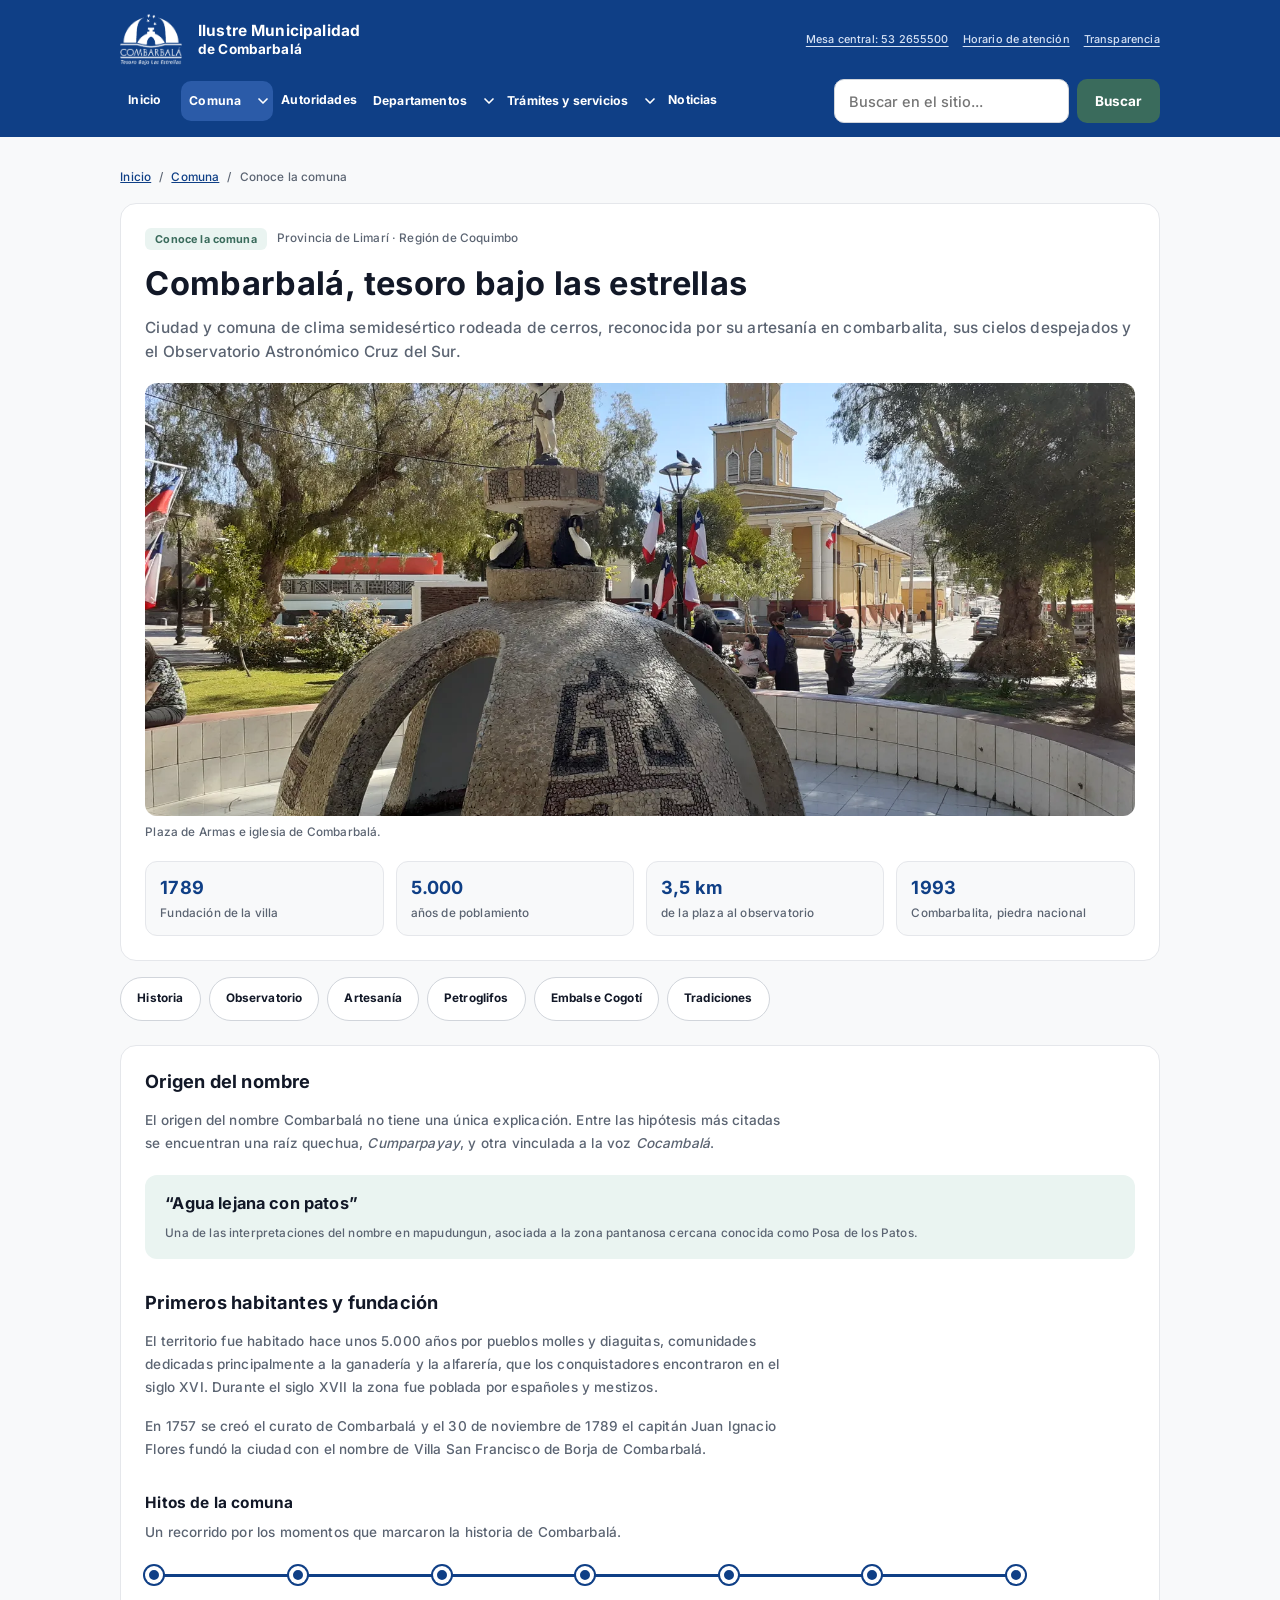
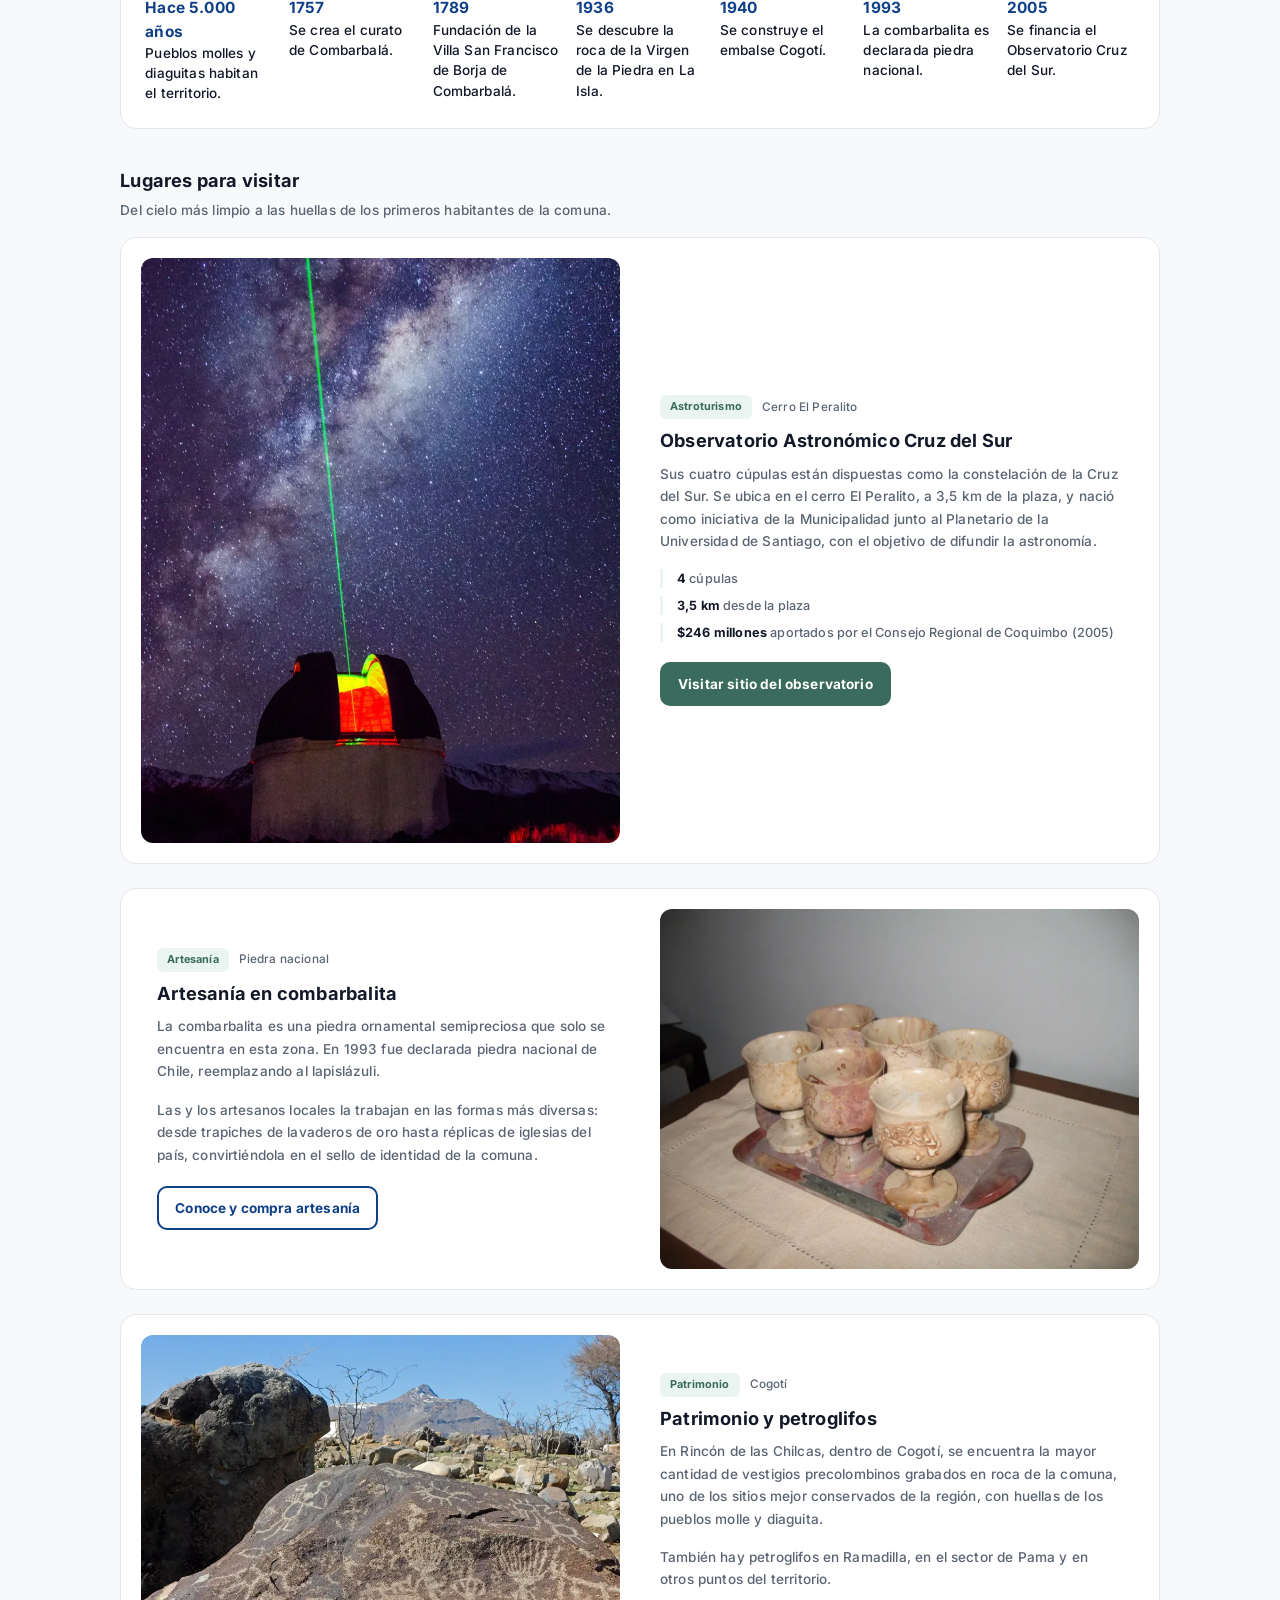
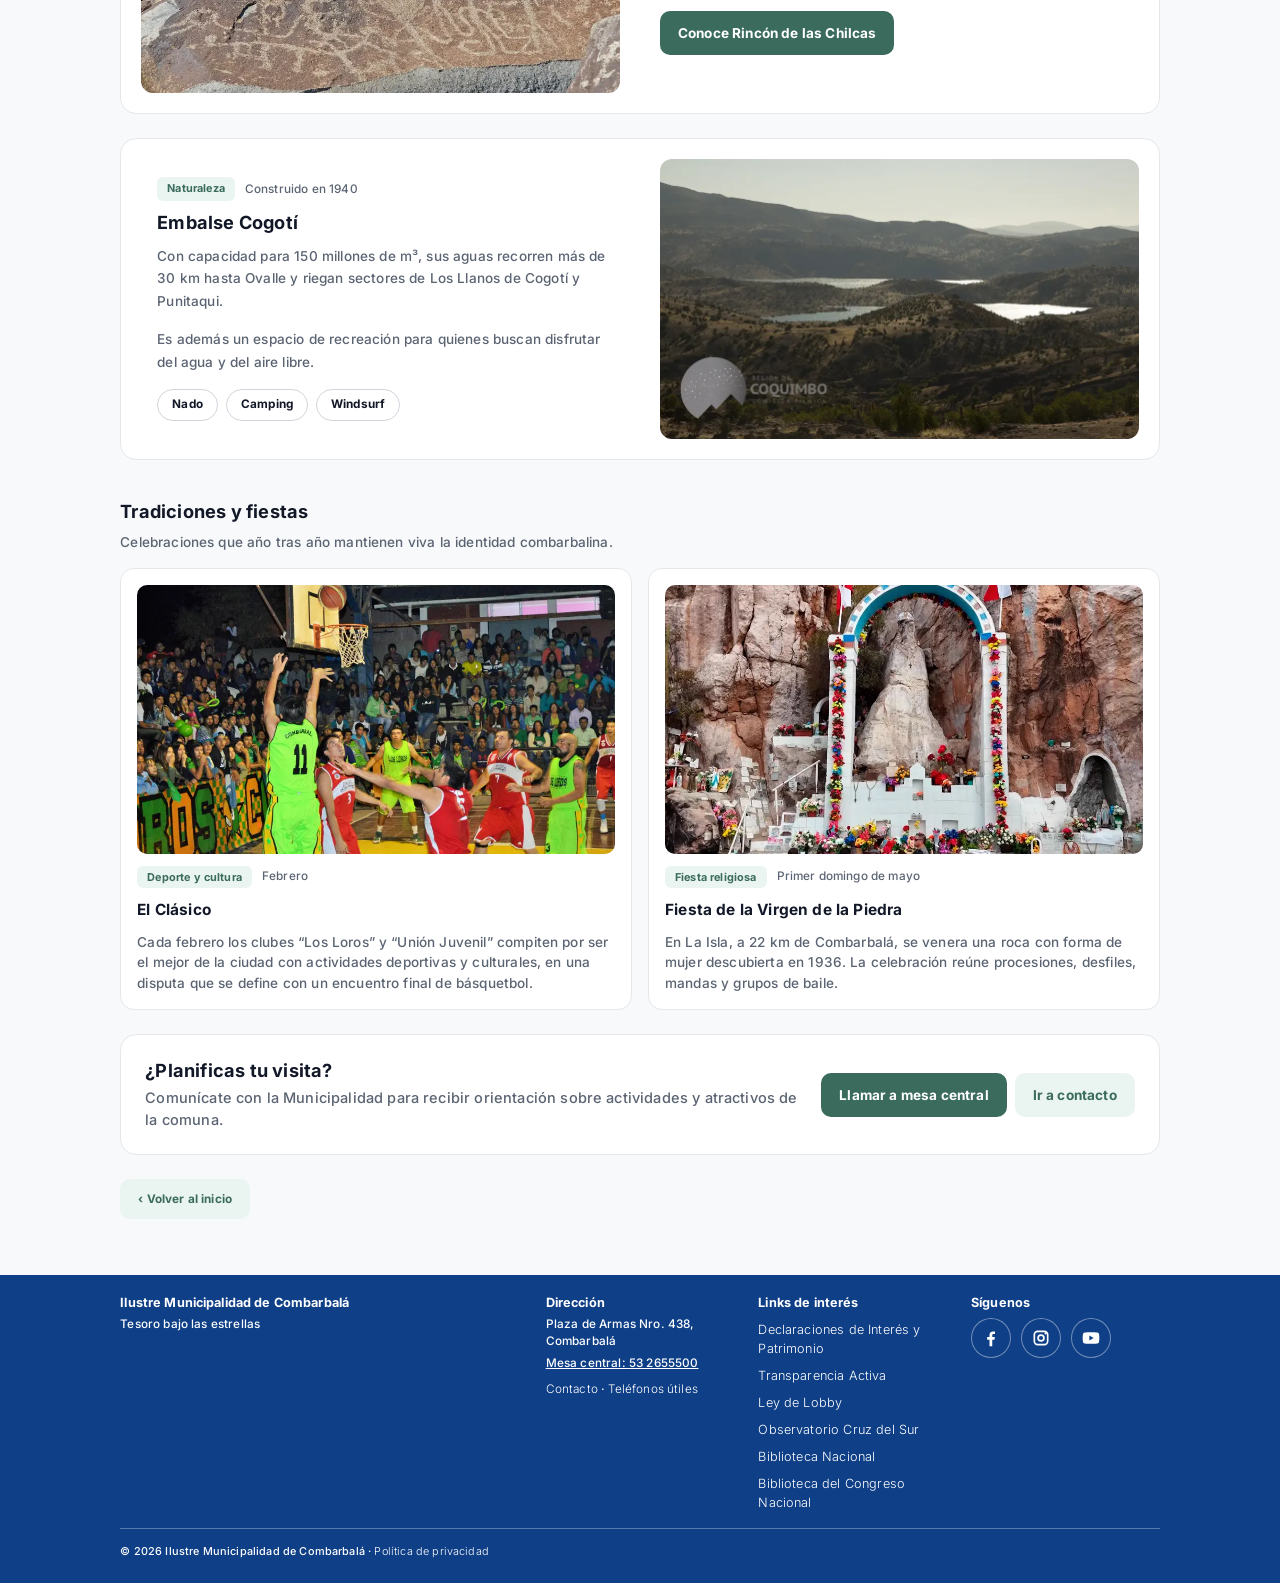
<file: comuna.html>
<!DOCTYPE html>
<html lang="es">
<head>
<meta charset="utf-8">
<meta name="viewport" content="width=device-width, initial-scale=1">
<title>Conoce la comuna | Municipalidad de Combarbalá</title>
<meta name="description" content="Historia, origen del nombre, lugares para visitar y tradiciones de Combarbalá: observatorio Cruz del Sur, artesanía en combarbalita, petroglifos, embalse Cogotí y fiestas.">
<meta name="theme-color" content="#0F3F86">
<meta name="robots" content="index, follow">
<meta property="og:type" content="website">
<meta property="og:site_name" content="Ilustre Municipalidad de Combarbalá">
<meta property="og:locale" content="es_CL">
<meta property="og:title" content="Conoce la comuna">
<meta property="og:description" content="Historia, origen del nombre, lugares para visitar y tradiciones de Combarbalá: observatorio Cruz del Sur, artesanía en combarbalita, petroglifos, embalse Cogotí y fiestas.">
<link rel="canonical" href="https://mmackay7exe.github.io/municombarbala-rework-ddec/comuna.html">
<meta property="og:url" content="https://mmackay7exe.github.io/municombarbala-rework-ddec/comuna.html">
<meta property="og:image" content="https://mmackay7exe.github.io/municombarbala-rework-ddec/img/og-combarbala.jpg">
<meta property="og:image:width" content="1200">
<meta property="og:image:height" content="630">
<meta property="og:image:alt" content="Plaza de Armas de Combarbalá con la iglesia al fondo">
<meta name="twitter:card" content="summary_large_image">
<link rel="icon" href="img/logo-azul.webp" type="image/webp">
<link rel="preload" href="fonts/inter-latin.woff2" as="font" type="font/woff2" crossorigin>
<link rel="stylesheet" href="css/styles.css">
<script>document.documentElement.className="js"</script>
<script src="js/main.js" defer></script>
</head>
<body>
<a class="skip" href="#main">Saltar al contenido</a>
<header class="hd"><div class="wrap">
<a class="brand" href="index.html"><img src="img/logo-blanco.webp" width="145" height="120" alt=""><span><b>Ilustre Municipalidad</b>de Combarbalá</span></a>
<button class="mb" type="button" aria-expanded="false" aria-controls="menu" aria-label="Menú principal"><span class="ham" aria-hidden="true"><i></i><i></i><i></i></span></button>
<div class="menu" id="menu"><div class="mi"><div class="mj">
<nav class="top" aria-label="Accesos rápidos"><ul><li><a href="tel:+56532655500">Mesa central: 53 2655500</a></li><li><a href="contacto.html#horario" data-ficha="horario">Horario de atención</a></li><li><a href="transparencia.html" data-ficha="transparencia">Transparencia</a></li></ul></nav>
<nav class="nav" aria-label="Principal"><ul><li><a href="index.html">Inicio</a></li><li class="has"><a href="comuna.html" aria-current="page">Comuna</a><button class="sb" type="button" aria-expanded="false" aria-controls="sm1" aria-label="Submenú de Comuna"><svg viewBox="0 0 24 24" aria-hidden="true"><path d="M6 9l6 6 6-6"/></svg></button><div class="sw"><ul class="sub" id="sm1"><li><a href="comuna.html">Conoce la comuna</a></li><li><a href="comuna.html#observatorio">Observatorio</a></li><li><a href="comuna.html#artesania">Artesanía en combarbalita</a></li><li><a href="comuna.html#patrimonio">Patrimonio y petroglifos</a></li><li><a href="cultura-turismo.html">Cultura y turismo</a></li></ul></div></li><li><a href="autoridades.html">Autoridades</a></li><li class="has"><a href="departamentos.html">Departamentos</a><button class="sb" type="button" aria-expanded="false" aria-controls="sm3" aria-label="Submenú de Departamentos"><svg viewBox="0 0 24 24" aria-hidden="true"><path d="M6 9l6 6 6-6"/></svg></button><div class="sw"><ul class="sub" id="sm3"><li><a href="departamentos.html#desam">Departamento de Salud Municipal (DESAM)</a></li><li><a href="departamentos.html#daem">Departamento de Educación (DAEM)</a></li><li><a href="departamentos.html#dideco">Desarrollo Comunitario (DIDECO)</a></li><li><a href="departamentos.html#daf">Administración y Finanzas (DAF)</a></li><li><a href="departamentos.html#dom">Dirección de Obras Municipales (DOM)</a></li><li><a href="departamentos.html#secpla">Secretaría Comunal de Planificación (SECPLA)</a></li><li><a href="departamentos.html#deportes">Oficina de Deportes</a></li><li><a href="departamentos.html#transito">Departamento de Tránsito</a></li><li><a href="departamentos.html#jpl">Juzgado de Policía Local</a></li></ul></div></li><li class="has"><a href="tramites.html">Trámites y servicios</a><button class="sb" type="button" aria-expanded="false" aria-controls="sm4" aria-label="Submenú de Trámites y servicios"><svg viewBox="0 0 24 24" aria-hidden="true"><path d="M6 9l6 6 6-6"/></svg></button><div class="sw"><ul class="sub" id="sm4"><li><a href="tramites.html#permiso">Permiso de circulación</a></li><li><a href="tramites.html#patentes">Patentes municipales</a></li><li><a href="tramites.html#licencias">Licencias de conducir</a></li><li><a href="tramites.html#pagos">Convenios de pago</a></li></ul></div></li><li><a href="noticias.html">Noticias</a></li></ul></nav>
<form class="bus" role="search" action="buscar.html" method="get"><label class="sr" for="q1">Buscar en el sitio</label><input id="q1" type="search" name="q" placeholder="Buscar en el sitio..." autocomplete="off"><button class="btn" type="submit">Buscar</button></form>
</div></div></div></div></header>
<main id="main" class="wrap" tabindex="-1">
<nav class="bc" aria-label="Migas de pan"><ol itemscope itemtype="https://schema.org/BreadcrumbList"><li itemprop="itemListElement" itemscope itemtype="https://schema.org/ListItem"><a itemprop="item" href="index.html"><span itemprop="name">Inicio</span></a><meta itemprop="position" content="1"></li><li itemprop="itemListElement" itemscope itemtype="https://schema.org/ListItem"><a itemprop="item" href="comuna.html"><span itemprop="name">Comuna</span></a><meta itemprop="position" content="2"></li><li aria-current="page" itemprop="itemListElement" itemscope itemtype="https://schema.org/ListItem"><span itemprop="name">Conoce la comuna</span><meta itemprop="position" content="3"></li></ol></nav>
<article class="panel nt" aria-labelledby="t-com">
<p class="tg"><span class="tag">Conoce la comuna</span><span class="meta">Provincia de Limarí · Región de Coquimbo</span></p>
<h1 id="t-com">Combarbalá, tesoro bajo las estrellas</h1>
<p class="ent">Ciudad y comuna de clima semidesértico rodeada de cerros, reconocida por su artesanía en combarbalita, sus cielos despejados y el Observatorio Astronómico Cruz del Sur.</p>
<figure class="fig"><img src="img/Plaza_de_Armas_e_Iglesia_Combarbala.webp" srcset="img/Plaza_de_Armas_e_Iglesia_Combarbala-600.webp 600w, img/Plaza_de_Armas_e_Iglesia_Combarbala-1000.webp 1000w, img/Plaza_de_Armas_e_Iglesia_Combarbala.webp 1600w" sizes="(min-width: 1200px) 1150px, 100vw" width="1600" height="1200" alt="Plaza de Armas de Combarbalá con la iglesia parroquial al fondo" fetchpriority="high"><figcaption>Plaza de Armas e iglesia de Combarbalá.</figcaption></figure>
<ul class="kp"><li><b>1789</b><span>Fundación de la villa</span></li><li><b>5.000</b><span>años de poblamiento</span></li><li><b>3,5 km</b><span>de la plaza al observatorio</span></li><li><b>1993</b><span>Combarbalita, piedra nacional</span></li></ul>
</article>
<nav aria-label="En esta página"><ul class="chips"><li><a href="#historia">Historia</a></li><li><a href="#observatorio">Observatorio</a></li><li><a href="#artesania">Artesanía</a></li><li><a href="#patrimonio">Petroglifos</a></li><li><a href="#embalse">Embalse Cogotí</a></li><li><a href="#tradiciones">Tradiciones</a></li></ul></nav>
<section class="panel pn txt2" id="historia" aria-labelledby="t-his">
<h2 id="t-his">Origen del nombre</h2>
<p>El origen del nombre Combarbalá no tiene una única explicación. Entre las hipótesis más citadas se encuentran una raíz quechua, <i lang="qu">Cumparpayay</i>, y otra vinculada a la voz <i>Cocambalá</i>.</p>
<div class="dest"><p>“Agua lejana con patos”</p><span>Una de las interpretaciones del nombre en mapudungun, asociada a la zona pantanosa cercana conocida como Posa de los Patos.</span></div>
<h2>Primeros habitantes y fundación</h2>
<p>El territorio fue habitado hace unos 5.000 años por pueblos molles y diaguitas, comunidades dedicadas principalmente a la ganadería y la alfarería, que los conquistadores encontraron en el siglo XVI. Durante el siglo XVII la zona fue poblada por españoles y mestizos.</p>
<p>En 1757 se creó el curato de Combarbalá y el 30 de noviembre de 1789 el capitán Juan Ignacio Flores fundó la ciudad con el nombre de Villa San Francisco de Borja de Combarbalá.</p>
<h3>Hitos de la comuna</h3><p class="bj">Un recorrido por los momentos que marcaron la historia de Combarbalá.</p>
<ol class="tl"><li><b>Hace 5.000 años</b>Pueblos molles y diaguitas habitan el territorio.</li><li><b>1757</b>Se crea el curato de Combarbalá.</li><li><b>1789</b>Fundación de la Villa San Francisco de Borja de Combarbalá.</li><li><b>1936</b>Se descubre la roca de la Virgen de la Piedra en La Isla.</li><li><b>1940</b>Se construye el embalse Cogotí.</li><li><b>1993</b>La combarbalita es declarada piedra nacional.</li><li><b>2005</b>Se financia el Observatorio Cruz del Sur.</li></ol>
</section>
<div class="sh"><h2>Lugares para visitar</h2></div><p class="bj">Del cielo más limpio a las huellas de los primeros habitantes de la comuna.</p>
<div class="lugs">
<section class="panel lug" id="observatorio" aria-labelledby="t-obs">
<img src="img/cupula_obscruzdel_sur.webp" width="734" height="898" alt="Cúpula del Observatorio Astronómico Cruz del Sur" loading="lazy">
<div class="bd"><p class="tg"><span class="tag">Astroturismo</span><span class="meta">Cerro El Peralito</span></p>
<h3 id="t-obs">Observatorio Astronómico Cruz del Sur</h3>
<p>Sus cuatro cúpulas están dispuestas como la constelación de la Cruz del Sur. Se ubica en el cerro El Peralito, a 3,5 km de la plaza, y nació como iniciativa de la Municipalidad junto al Planetario de la Universidad de Santiago, con el objetivo de difundir la astronomía.</p>
<ul class="dl"><li><b>4</b> cúpulas</li><li><b>3,5 km</b> desde la plaza</li><li><b>$246 millones</b> aportados por el Consejo Regional de Coquimbo (2005)</li></ul>
<a class="btn" href="https://obscruzdelsur.cl/" rel="noopener">Visitar sitio del observatorio<span class="sr"> (sitio externo)</span></a></div>
</section>
<section class="panel lug" id="artesania" aria-labelledby="t-art">
<img src="img/artesanias_combarbalita2.webp" srcset="img/artesanias_combarbalita2-600.webp 600w, img/artesanias_combarbalita2-1000.webp 1000w, img/artesanias_combarbalita2.webp 1600w" sizes="(min-width: 768px) 50vw, 100vw" width="1600" height="1200" alt="Piezas de artesanía talladas en combarbalita" loading="lazy">
<div class="bd"><p class="tg"><span class="tag">Artesanía</span><span class="meta">Piedra nacional</span></p>
<h3 id="t-art">Artesanía en combarbalita</h3>
<p>La combarbalita es una piedra ornamental semipreciosa que solo se encuentra en esta zona. En 1993 fue declarada piedra nacional de Chile, reemplazando al lapislázuli.</p>
<p>Las y los artesanos locales la trabajan en las formas más diversas: desde trapiches de lavaderos de oro hasta réplicas de iglesias del país, convirtiéndola en el sello de identidad de la comuna.</p>
<a class="btn ol" href="https://www.chileamano.com/" rel="noopener">Conoce y compra artesanía<span class="sr"> en Chile a Mano (sitio externo)</span></a></div>
</section>
<section class="panel lug" id="patrimonio" aria-labelledby="t-pat">
<img src="img/petroglifos_combarbala.webp" srcset="img/petroglifos_combarbala-600.webp 600w, img/petroglifos_combarbala-900.webp 900w, img/petroglifos_combarbala.webp 1106w" sizes="(min-width: 768px) 50vw, 100vw" width="1106" height="829" alt="Petroglifos precolombinos grabados en roca en Combarbalá" loading="lazy">
<div class="bd"><p class="tg"><span class="tag">Patrimonio</span><span class="meta">Cogotí</span></p>
<h3 id="t-pat">Patrimonio y petroglifos</h3>
<p>En Rincón de las Chilcas, dentro de Cogotí, se encuentra la mayor cantidad de vestigios precolombinos grabados en roca de la comuna, uno de los sitios mejor conservados de la región, con huellas de los pueblos molle y diaguita.</p>
<p>También hay petroglifos en Ramadilla, en el sector de Pama y en otros puntos del territorio.</p>
<a class="btn" href="https://www.combarbalaviva.cl/rincon-las-chilcas" rel="noopener">Conoce Rincón de las Chilcas<span class="sr"> (sitio externo)</span></a></div>
</section>
<section class="panel lug" id="embalse" aria-labelledby="t-emb">
<img src="img/EMBALSE-COGOTI_1b.webp" srcset="img/EMBALSE-COGOTI_1b-600.webp 600w, img/EMBALSE-COGOTI_1b-1000.webp 1000w, img/EMBALSE-COGOTI_1b.webp 1600w" sizes="(min-width: 768px) 50vw, 100vw" width="1600" height="900" alt="Vista del embalse Cogotí rodeado de cerros" loading="lazy">
<div class="bd"><p class="tg"><span class="tag">Naturaleza</span><span class="meta">Construido en 1940</span></p>
<h3 id="t-emb">Embalse Cogotí</h3>
<p>Con capacidad para 150 millones de m³, sus aguas recorren más de 30 km hasta Ovalle y riegan sectores de Los Llanos de Cogotí y Punitaqui.</p>
<p>Es además un espacio de recreación para quienes buscan disfrutar del agua y del aire libre.</p>
<ul class="act" aria-label="Actividades"><li>Nado</li><li>Camping</li><li>Windsurf</li></ul></div>
</section>
</div>
<section id="tradiciones" aria-labelledby="t-tra">
<div class="sh"><h2 id="t-tra">Tradiciones y fiestas</h2></div><p class="bj">Celebraciones que año tras año mantienen viva la identidad combarbalina.</p>
<div class="grid m tg2">
<article class="card fc"><img src="img/clasico_combarbala.webp" srcset="img/clasico_combarbala-600.webp 600w, img/clasico_combarbala-900.webp 900w, img/clasico_combarbala.webp 1200w" sizes="(min-width: 768px) 50vw, 100vw" width="1200" height="853" alt="Encuentro de básquetbol durante El Clásico de Combarbalá" loading="lazy"><p class="tg"><span class="tag">Deporte y cultura</span><span class="meta">Febrero</span></p><h3>El Clásico</h3><p>Cada febrero los clubes “Los Loros” y “Unión Juvenil” compiten por ser el mejor de la ciudad con actividades deportivas y culturales, en una disputa que se define con un encuentro final de básquetbol.</p></article>
<article class="card fc"><img src="img/virgen_de_la_piedra.webp" srcset="img/virgen_de_la_piedra-600.webp 600w, img/virgen_de_la_piedra-1000.webp 1000w, img/virgen_de_la_piedra.webp 1400w" sizes="(min-width: 768px) 50vw, 100vw" width="1400" height="720" alt="Peregrinos en la fiesta de la Virgen de la Piedra en La Isla" loading="lazy"><p class="tg"><span class="tag">Fiesta religiosa</span><span class="meta">Primer domingo de mayo</span></p><h3>Fiesta de la Virgen de la Piedra</h3><p>En La Isla, a 22 km de Combarbalá, se venera una roca con forma de mujer descubierta en 1936. La celebración reúne procesiones, desfiles, mandas y grupos de baile.</p></article>
</div>
</section>
<section class="panel pn vis" aria-labelledby="t-vis"><div><h2 id="t-vis">¿Planificas tu visita?</h2><p>Comunícate con la Municipalidad para recibir orientación sobre actividades y atractivos de la comuna.</p></div><div class="vb"><a class="btn" href="tel:+56532655500">Llamar a mesa central</a><a class="btn s" href="contacto.html">Ir a contacto</a></div></section>
<p class="vol"><a class="btn s" href="index.html">‹ Volver al inicio</a></p>
</main>
<footer class="ft"><div class="wrap" itemscope itemtype="https://schema.org/GovernmentOrganization"><link itemprop="url" href="index.html"><link itemprop="logo" href="img/logo-azul.webp">
<div><h2 itemprop="name">Ilustre Municipalidad de Combarbalá</h2><p itemprop="slogan">Tesoro bajo las estrellas</p></div>
<div><h2>Dirección</h2><p itemprop="address" itemscope itemtype="https://schema.org/PostalAddress"><span itemprop="streetAddress">Plaza de Armas Nro. 438</span>, <span itemprop="addressLocality">Combarbalá</span><meta itemprop="addressRegion" content="Coquimbo"><meta itemprop="addressCountry" content="CL"></p><p class="u"><a href="tel:+56532655500">Mesa central: <span itemprop="telephone">53 2655500</span></a></p><p><a href="contacto.html">Contacto</a> · <a href="contacto.html#telefonos">Teléfonos útiles</a></p></div>
<div><h2>Links de interés</h2><ul><li><a href="https://www.declaracionjurada.cl/pubsistema/patrimonio.web.publico/pu/index.html?sid=386" rel="noopener">Declaraciones de Interés y Patrimonio</a></li><li><a href="https://www.portaltransparencia.cl/PortalPdT/pdtta?codOrganismo=MU060" rel="noopener">Transparencia Activa</a></li><li><a href="https://www.leylobby.gob.cl/instituciones/MU060" rel="noopener">Ley de Lobby</a></li><li><a href="https://obscruzdelsur.cl/" rel="noopener">Observatorio Cruz del Sur</a></li><li><a href="https://www.bibliotecanacional.gob.cl/sitio/" rel="noopener">Biblioteca Nacional</a></li><li><a href="https://www.bcn.cl/" rel="noopener">Biblioteca del Congreso Nacional</a></li></ul></div>
<div><h2>Síguenos</h2><ul class="soc"><li><a itemprop="sameAs" href="https://www.facebook.com/municombarbala/" rel="noopener" aria-label="Facebook"><svg viewBox="0 0 24 24" aria-hidden="true"><path d="M13.5 22v-8h2.7l.4-3.2h-3.1V8.8c0-.9.3-1.6 1.6-1.6h1.7V4.4c-.3 0-1.3-.1-2.5-.1-2.5 0-4.1 1.5-4.1 4.2v2.3H7.4V14h2.8v8z"/></svg></a></li><li><a itemprop="sameAs" href="https://www.instagram.com/muni.combarbala/" rel="noopener" aria-label="Instagram"><svg viewBox="0 0 24 24" aria-hidden="true"><path fill-rule="evenodd" d="M8 3h8a5 5 0 0 1 5 5v8a5 5 0 0 1-5 5H8a5 5 0 0 1-5-5V8a5 5 0 0 1 5-5zm0 2a3 3 0 0 0-3 3v8a3 3 0 0 0 3 3h8a3 3 0 0 0 3-3V8a3 3 0 0 0-3-3zm4 2.5a4.5 4.5 0 1 1 0 9 4.5 4.5 0 0 1 0-9zm0 2a2.5 2.5 0 1 0 0 5 2.5 2.5 0 0 0 0-5zM17.3 5.5a1.2 1.2 0 1 1 0 2.4 1.2 1.2 0 0 1 0-2.4z"/></svg></a></li><li><a itemprop="sameAs" href="https://www.youtube.com/@municombarbala" rel="noopener" aria-label="YouTube"><svg viewBox="0 0 24 24" aria-hidden="true"><path fill-rule="evenodd" d="M21.6 7.2a2.5 2.5 0 0 0-1.8-1.8C18.2 5 12 5 12 5s-6.2 0-7.8.4a2.5 2.5 0 0 0-1.8 1.8A26 26 0 0 0 2 12a26 26 0 0 0 .4 4.8 2.5 2.5 0 0 0 1.8 1.8c1.6.4 7.8.4 7.8.4s6.2 0 7.8-.4a2.5 2.5 0 0 0 1.8-1.8A26 26 0 0 0 22 12a26 26 0 0 0-.4-4.8zM10 15V9l5.2 3z"/></svg></a></li></ul></div>
<p class="low">© 2026 Ilustre Municipalidad de Combarbalá · <a href="privacidad.html">Política de privacidad</a></p>
</div></footer>
</body>
</html>
</file>
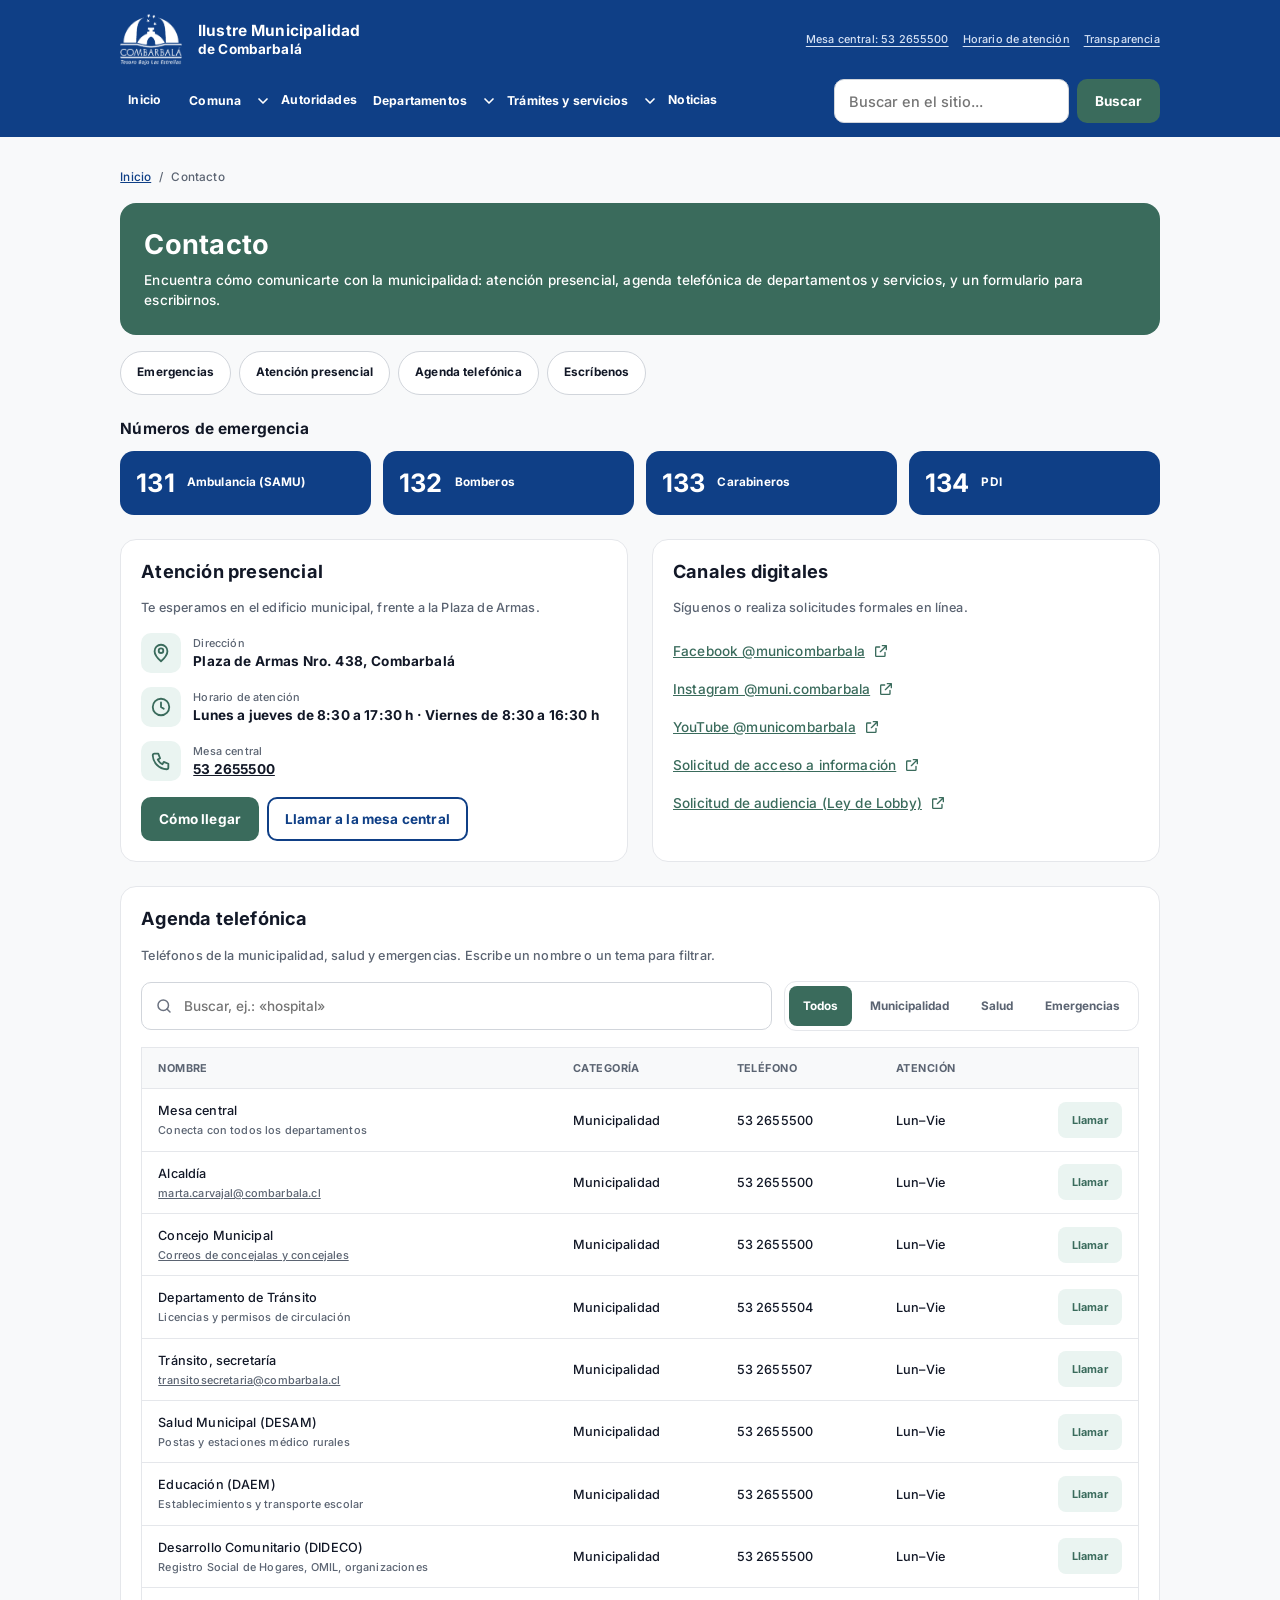
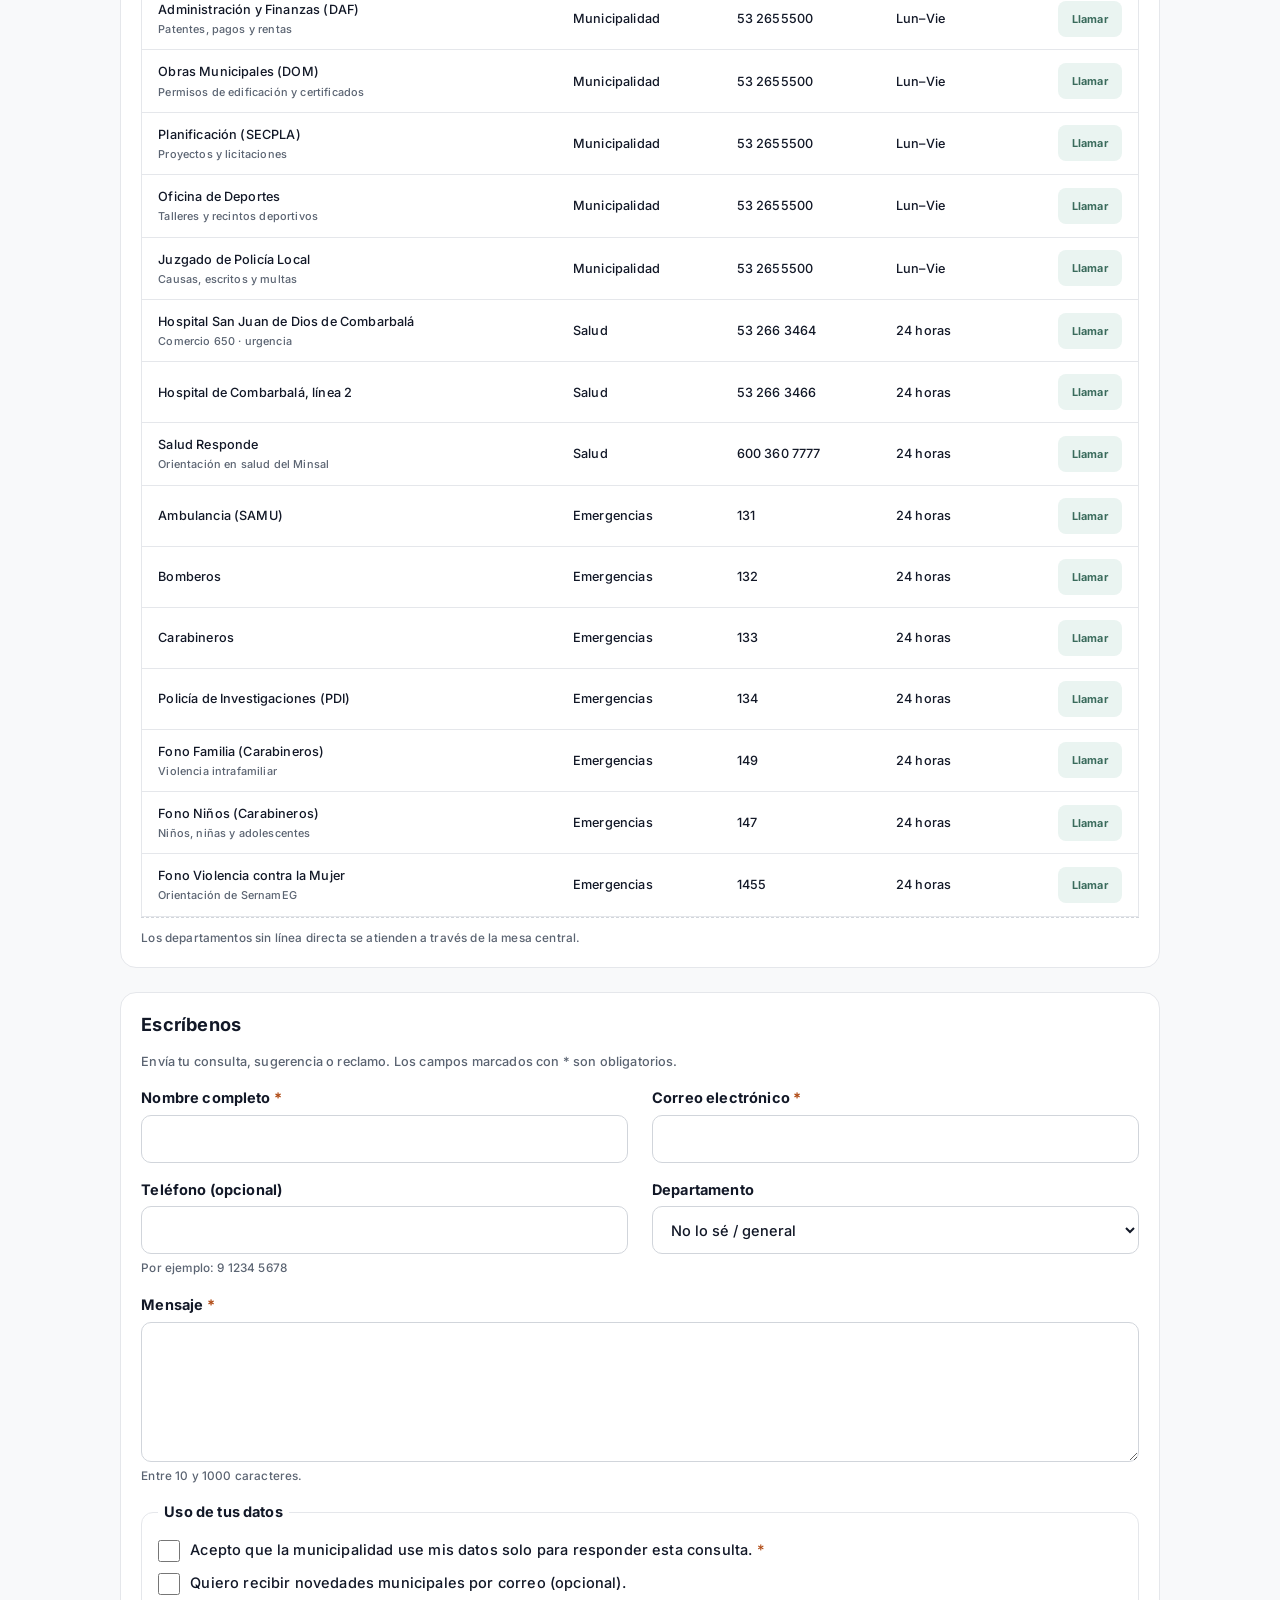
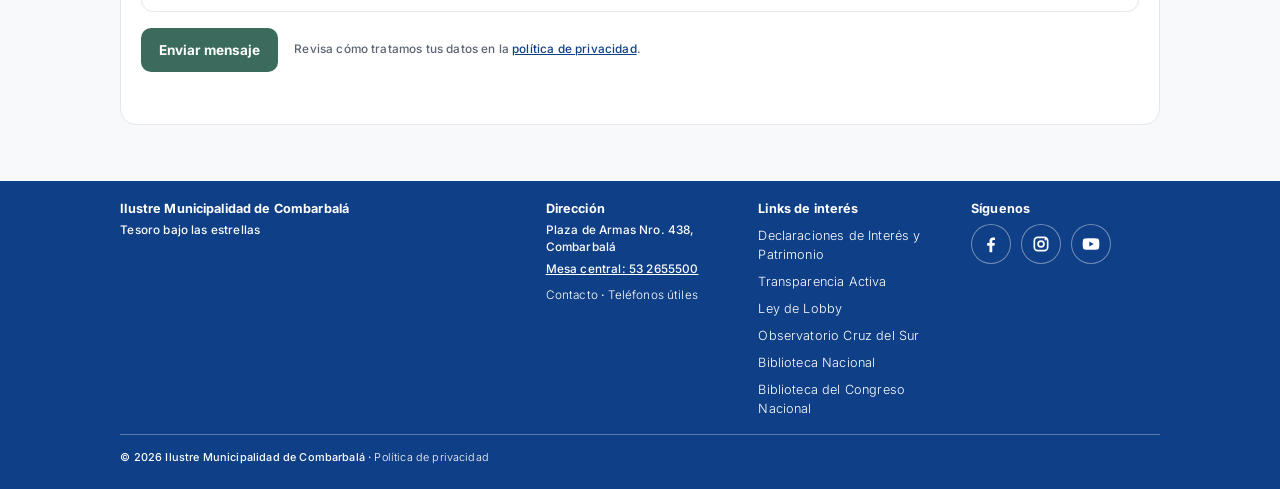
<file: contacto.html>
<!DOCTYPE html>
<html lang="es">
<head>
<meta charset="utf-8">
<meta name="viewport" content="width=device-width, initial-scale=1">
<title>Contacto y teléfonos | Municipalidad de Combarbalá</title>
<meta name="description" content="Dirección, horario de atención, agenda telefónica y formulario de contacto de la Ilustre Municipalidad de Combarbalá.">
<meta name="theme-color" content="#0F3F86">
<meta name="robots" content="index, follow">
<meta property="og:type" content="website">
<meta property="og:site_name" content="Ilustre Municipalidad de Combarbalá">
<meta property="og:locale" content="es_CL">
<meta property="og:title" content="Contacto y teléfonos">
<meta property="og:description" content="Dirección, horario de atención, agenda telefónica y formulario de contacto de la Ilustre Municipalidad de Combarbalá.">
<link rel="canonical" href="https://mmackay7exe.github.io/municombarbala-rework-ddec/contacto.html">
<meta property="og:url" content="https://mmackay7exe.github.io/municombarbala-rework-ddec/contacto.html">
<meta property="og:image" content="https://mmackay7exe.github.io/municombarbala-rework-ddec/img/og-combarbala.jpg">
<meta property="og:image:width" content="1200">
<meta property="og:image:height" content="630">
<meta property="og:image:alt" content="Plaza de Armas de Combarbalá con la iglesia al fondo">
<meta name="twitter:card" content="summary_large_image">
<link rel="icon" href="img/logo-azul.webp" type="image/webp">
<link rel="preload" href="fonts/inter-latin.woff2" as="font" type="font/woff2" crossorigin>
<link rel="stylesheet" href="css/styles.css">
<script>document.documentElement.className="js"</script>
<script src="js/main.js" defer></script>
</head>
<body>
<a class="skip" href="#main">Saltar al contenido</a>
<header class="hd"><div class="wrap">
<a class="brand" href="index.html"><img src="img/logo-blanco.webp" width="145" height="120" alt=""><span><b>Ilustre Municipalidad</b>de Combarbalá</span></a>
<button class="mb" type="button" aria-expanded="false" aria-controls="menu" aria-label="Menú principal"><span class="ham" aria-hidden="true"><i></i><i></i><i></i></span></button>
<div class="menu" id="menu"><div class="mi"><div class="mj">
<nav class="top" aria-label="Accesos rápidos"><ul><li><a href="tel:+56532655500">Mesa central: 53 2655500</a></li><li><a href="contacto.html#horario" data-ficha="horario">Horario de atención</a></li><li><a href="transparencia.html" data-ficha="transparencia">Transparencia</a></li></ul></nav>
<nav class="nav" aria-label="Principal"><ul><li><a href="index.html">Inicio</a></li><li class="has"><a href="comuna.html">Comuna</a><button class="sb" type="button" aria-expanded="false" aria-controls="sm1" aria-label="Submenú de Comuna"><svg viewBox="0 0 24 24" aria-hidden="true"><path d="M6 9l6 6 6-6"/></svg></button><div class="sw"><ul class="sub" id="sm1"><li><a href="comuna.html">Conoce la comuna</a></li><li><a href="comuna.html#observatorio">Observatorio</a></li><li><a href="comuna.html#artesania">Artesanía en combarbalita</a></li><li><a href="comuna.html#patrimonio">Patrimonio y petroglifos</a></li><li><a href="cultura-turismo.html">Cultura y turismo</a></li></ul></div></li><li><a href="autoridades.html">Autoridades</a></li><li class="has"><a href="departamentos.html">Departamentos</a><button class="sb" type="button" aria-expanded="false" aria-controls="sm3" aria-label="Submenú de Departamentos"><svg viewBox="0 0 24 24" aria-hidden="true"><path d="M6 9l6 6 6-6"/></svg></button><div class="sw"><ul class="sub" id="sm3"><li><a href="departamentos.html#desam">Departamento de Salud Municipal (DESAM)</a></li><li><a href="departamentos.html#daem">Departamento de Educación (DAEM)</a></li><li><a href="departamentos.html#dideco">Desarrollo Comunitario (DIDECO)</a></li><li><a href="departamentos.html#daf">Administración y Finanzas (DAF)</a></li><li><a href="departamentos.html#dom">Dirección de Obras Municipales (DOM)</a></li><li><a href="departamentos.html#secpla">Secretaría Comunal de Planificación (SECPLA)</a></li><li><a href="departamentos.html#deportes">Oficina de Deportes</a></li><li><a href="departamentos.html#transito">Departamento de Tránsito</a></li><li><a href="departamentos.html#jpl">Juzgado de Policía Local</a></li></ul></div></li><li class="has"><a href="tramites.html">Trámites y servicios</a><button class="sb" type="button" aria-expanded="false" aria-controls="sm4" aria-label="Submenú de Trámites y servicios"><svg viewBox="0 0 24 24" aria-hidden="true"><path d="M6 9l6 6 6-6"/></svg></button><div class="sw"><ul class="sub" id="sm4"><li><a href="tramites.html#permiso">Permiso de circulación</a></li><li><a href="tramites.html#patentes">Patentes municipales</a></li><li><a href="tramites.html#licencias">Licencias de conducir</a></li><li><a href="tramites.html#pagos">Convenios de pago</a></li></ul></div></li><li><a href="noticias.html">Noticias</a></li></ul></nav>
<form class="bus" role="search" action="buscar.html" method="get"><label class="sr" for="q1">Buscar en el sitio</label><input id="q1" type="search" name="q" placeholder="Buscar en el sitio..." autocomplete="off"><button class="btn" type="submit">Buscar</button></form>
</div></div></div></div></header>
<main id="main" class="wrap" tabindex="-1">
<nav class="bc" aria-label="Migas de pan"><ol itemscope itemtype="https://schema.org/BreadcrumbList"><li itemprop="itemListElement" itemscope itemtype="https://schema.org/ListItem"><a itemprop="item" href="index.html"><span itemprop="name">Inicio</span></a><meta itemprop="position" content="1"></li><li aria-current="page" itemprop="itemListElement" itemscope itemtype="https://schema.org/ListItem"><span itemprop="name">Contacto</span><meta itemprop="position" content="2"></li></ol></nav>
<div class="ban"><h1>Contacto</h1><p>Encuentra cómo comunicarte con la municipalidad: atención presencial, agenda telefónica de departamentos y servicios, y un formulario para escribirnos.</p></div>
<nav aria-label="En esta página"><ul class="chips"><li><a href="#emergencias">Emergencias</a></li><li><a href="#horario">Atención presencial</a></li><li><a href="#telefonos">Agenda telefónica</a></li><li><a href="#formulario">Escríbenos</a></li></ul></nav>

<section class="emg" id="emergencias" aria-labelledby="t-emg"><h2 id="t-emg">Números de emergencia</h2>
<ul>
<li><a href="tel:131"><b>131</b><span>Ambulancia (SAMU)</span></a></li>
<li><a href="tel:132"><b>132</b><span>Bomberos</span></a></li>
<li><a href="tel:133"><b>133</b><span>Carabineros</span></a></li>
<li><a href="tel:134"><b>134</b><span>PDI</span></a></li>
</ul></section>

<div class="g2">
<section class="panel" id="horario" aria-labelledby="t-at"><h2 id="t-at">Atención presencial</h2><p class="lead">Te esperamos en el edificio municipal, frente a la Plaza de Armas.</p>
<ul class="ci">
<li><span class="ic" aria-hidden="true"><svg viewBox="0 0 24 24"><path d="M12 21s7-6.2 7-11a7 7 0 0 0-14 0c0 4.8 7 11 7 11zM12 12a2.5 2.5 0 1 0 0-5 2.5 2.5 0 0 0 0 5z"/></svg></span><span><small>Dirección</small>Plaza de Armas Nro. 438, Combarbalá</span></li>
<li><span class="ic" aria-hidden="true"><svg viewBox="0 0 24 24"><path d="M12 7v5l3 2M12 21a9 9 0 1 0 0-18 9 9 0 0 0 0 18z"/></svg></span><span><small>Horario de atención</small>Lunes a jueves de 8:30 a 17:30 h · Viernes de 8:30 a 16:30 h</span></li>
<li><span class="ic" aria-hidden="true"><svg viewBox="0 0 24 24"><path d="M5 4h4l2 5-2.5 1.5a11 11 0 0 0 5 5L15 13l5 2v4a2 2 0 0 1-2 2A16 16 0 0 1 3 6a2 2 0 0 1 2-2z"/></svg></span><span><small>Mesa central</small><a href="tel:+56532655500">53 2655500</a></span></li>
</ul>
<div class="vb"><a class="btn" href="https://www.google.com/maps/search/?api=1&amp;query=Plaza+de+Armas+438%2C+Combarbal%C3%A1" rel="noopener">Cómo llegar<span class="sr"> (Google Maps, sitio externo)</span></a><a class="btn ol" href="tel:+56532655500">Llamar a la mesa central</a></div></section>
<section class="panel" aria-labelledby="t-cd"><h2 id="t-cd">Canales digitales</h2><p class="lead">Síguenos o realiza solicitudes formales en línea.</p>
<ul class="lk">
<li><a href="https://www.facebook.com/municombarbala/" rel="noopener">Facebook @municombarbala<span class="sr"> (sitio externo)</span><svg viewBox="0 0 24 24" aria-hidden="true"><path d="M14 4h6v6M20 4l-9 9M18 14v5a1 1 0 0 1-1 1H5a1 1 0 0 1-1-1V7a1 1 0 0 1 1-1h5"/></svg></a></li>
<li><a href="https://www.instagram.com/muni.combarbala/" rel="noopener">Instagram @muni.combarbala<span class="sr"> (sitio externo)</span><svg viewBox="0 0 24 24" aria-hidden="true"><path d="M14 4h6v6M20 4l-9 9M18 14v5a1 1 0 0 1-1 1H5a1 1 0 0 1-1-1V7a1 1 0 0 1 1-1h5"/></svg></a></li>
<li><a href="https://www.youtube.com/@municombarbala" rel="noopener">YouTube @municombarbala<span class="sr"> (sitio externo)</span><svg viewBox="0 0 24 24" aria-hidden="true"><path d="M14 4h6v6M20 4l-9 9M18 14v5a1 1 0 0 1-1 1H5a1 1 0 0 1-1-1V7a1 1 0 0 1 1-1h5"/></svg></a></li>
<li><a href="https://www.portaltransparencia.cl/PortalPdT/ingreso-sai-v2?idOrgTa=MU060" rel="noopener">Solicitud de acceso a información<span class="sr"> (sitio externo)</span><svg viewBox="0 0 24 24" aria-hidden="true"><path d="M14 4h6v6M20 4l-9 9M18 14v5a1 1 0 0 1-1 1H5a1 1 0 0 1-1-1V7a1 1 0 0 1 1-1h5"/></svg></a></li>
<li><a href="https://www.leylobby.gob.cl/instituciones/MU060" rel="noopener">Solicitud de audiencia (Ley de Lobby)<span class="sr"> (sitio externo)</span><svg viewBox="0 0 24 24" aria-hidden="true"><path d="M14 4h6v6M20 4l-9 9M18 14v5a1 1 0 0 1-1 1H5a1 1 0 0 1-1-1V7a1 1 0 0 1 1-1h5"/></svg></a></li>
</ul></section>
</div>

<section class="panel agd" id="telefonos" aria-labelledby="t-tel"><h2 id="t-tel">Agenda telefónica</h2><p class="lead">Teléfonos de la municipalidad, salud y emergencias. Escribe un nombre o un tema para filtrar.</p>
<div class="tf" role="search" aria-label="Filtrar la agenda telefónica">
<label class="sr" for="q5">Buscar en la agenda</label>
<div class="fi"><svg viewBox="0 0 24 24" aria-hidden="true"><circle cx="11" cy="11" r="7"/><path d="M20 20l-4-4"/></svg><input id="q5" type="search" placeholder="Buscar, ej.: «hospital»" autocomplete="off"></div>
<div class="mf" role="group" aria-label="Categoría"><button type="button" data-f="" aria-pressed="true">Todos</button><button type="button" data-f="Municipalidad" aria-pressed="false">Municipalidad</button><button type="button" data-f="Salud" aria-pressed="false">Salud</button><button type="button" data-f="Emergencias" aria-pressed="false">Emergencias</button></div>
<p class="rc" id="rc5" aria-live="polite"></p>
</div>
<div class="sc"><table class="dt" id="t-agd"><caption class="sr">Agenda telefónica</caption><thead><tr><th scope="col">Nombre</th><th scope="col">Categoría</th><th scope="col">Teléfono</th><th scope="col">Atención</th><th scope="col"><span class="sr">Acción</span></th></tr></thead><tbody>
<tr data-c="Municipalidad"><td>Mesa central<small>Conecta con todos los departamentos</small></td><td>Municipalidad</td><td>53 2655500</td><td>Lun–Vie</td><td><a class="btn s" href="tel:+56532655500">Llamar<span class="sr"> a la mesa central</span></a></td></tr>
<tr data-c="Municipalidad"><td>Alcaldía<small><a href="mailto:marta.carvajal@combarbala.cl">marta.carvajal@combarbala.cl</a></small></td><td>Municipalidad</td><td>53 2655500</td><td>Lun–Vie</td><td><a class="btn s" href="tel:+56532655500">Llamar<span class="sr"> a la Alcaldía</span></a></td></tr>
<tr data-c="Municipalidad"><td>Concejo Municipal<small><a href="autoridades.html#concejo">Correos de concejalas y concejales</a></small></td><td>Municipalidad</td><td>53 2655500</td><td>Lun–Vie</td><td><a class="btn s" href="tel:+56532655500">Llamar<span class="sr"> al Concejo Municipal</span></a></td></tr>
<tr data-c="Municipalidad"><td>Departamento de Tránsito<small>Licencias y permisos de circulación</small></td><td>Municipalidad</td><td>53 2655504</td><td>Lun–Vie</td><td><a class="btn s" href="tel:+56532655504">Llamar<span class="sr"> a Tránsito</span></a></td></tr>
<tr data-c="Municipalidad"><td>Tránsito, secretaría<small><a href="mailto:transitosecretaria@combarbala.cl">transitosecretaria@combarbala.cl</a></small></td><td>Municipalidad</td><td>53 2655507</td><td>Lun–Vie</td><td><a class="btn s" href="tel:+56532655507">Llamar<span class="sr"> a la secretaría de Tránsito</span></a></td></tr>
<tr data-c="Municipalidad"><td>Salud Municipal (DESAM)<small>Postas y estaciones médico rurales</small></td><td>Municipalidad</td><td>53 2655500</td><td>Lun–Vie</td><td><a class="btn s" href="tel:+56532655500">Llamar<span class="sr"> al DESAM</span></a></td></tr>
<tr data-c="Municipalidad"><td>Educación (DAEM)<small>Establecimientos y transporte escolar</small></td><td>Municipalidad</td><td>53 2655500</td><td>Lun–Vie</td><td><a class="btn s" href="tel:+56532655500">Llamar<span class="sr"> al DAEM</span></a></td></tr>
<tr data-c="Municipalidad"><td>Desarrollo Comunitario (DIDECO)<small>Registro Social de Hogares, OMIL, organizaciones</small></td><td>Municipalidad</td><td>53 2655500</td><td>Lun–Vie</td><td><a class="btn s" href="tel:+56532655500">Llamar<span class="sr"> a DIDECO</span></a></td></tr>
<tr data-c="Municipalidad"><td>Administración y Finanzas (DAF)<small>Patentes, pagos y rentas</small></td><td>Municipalidad</td><td>53 2655500</td><td>Lun–Vie</td><td><a class="btn s" href="tel:+56532655500">Llamar<span class="sr"> al DAF</span></a></td></tr>
<tr data-c="Municipalidad"><td>Obras Municipales (DOM)<small>Permisos de edificación y certificados</small></td><td>Municipalidad</td><td>53 2655500</td><td>Lun–Vie</td><td><a class="btn s" href="tel:+56532655500">Llamar<span class="sr"> a la DOM</span></a></td></tr>
<tr data-c="Municipalidad"><td>Planificación (SECPLA)<small>Proyectos y licitaciones</small></td><td>Municipalidad</td><td>53 2655500</td><td>Lun–Vie</td><td><a class="btn s" href="tel:+56532655500">Llamar<span class="sr"> a SECPLA</span></a></td></tr>
<tr data-c="Municipalidad"><td>Oficina de Deportes<small>Talleres y recintos deportivos</small></td><td>Municipalidad</td><td>53 2655500</td><td>Lun–Vie</td><td><a class="btn s" href="tel:+56532655500">Llamar<span class="sr"> a la Oficina de Deportes</span></a></td></tr>
<tr data-c="Municipalidad"><td>Juzgado de Policía Local<small>Causas, escritos y multas</small></td><td>Municipalidad</td><td>53 2655500</td><td>Lun–Vie</td><td><a class="btn s" href="tel:+56532655500">Llamar<span class="sr"> al Juzgado de Policía Local</span></a></td></tr>
<tr data-c="Salud"><td>Hospital San Juan de Dios de Combarbalá<small>Comercio 650 · urgencia</small></td><td>Salud</td><td>53 266 3464</td><td>24 horas</td><td><a class="btn s" href="tel:+56532663464">Llamar<span class="sr"> al Hospital de Combarbalá</span></a></td></tr>
<tr data-c="Salud"><td>Hospital de Combarbalá, línea 2</td><td>Salud</td><td>53 266 3466</td><td>24 horas</td><td><a class="btn s" href="tel:+56532663466">Llamar<span class="sr"> a la segunda línea del hospital</span></a></td></tr>
<tr data-c="Salud"><td>Salud Responde<small>Orientación en salud del Minsal</small></td><td>Salud</td><td>600 360 7777</td><td>24 horas</td><td><a class="btn s" href="tel:6003607777">Llamar<span class="sr"> a Salud Responde</span></a></td></tr>
<tr data-c="Emergencias"><td>Ambulancia (SAMU)</td><td>Emergencias</td><td>131</td><td>24 horas</td><td><a class="btn s" href="tel:131">Llamar<span class="sr"> al SAMU</span></a></td></tr>
<tr data-c="Emergencias"><td>Bomberos</td><td>Emergencias</td><td>132</td><td>24 horas</td><td><a class="btn s" href="tel:132">Llamar<span class="sr"> a Bomberos</span></a></td></tr>
<tr data-c="Emergencias"><td>Carabineros</td><td>Emergencias</td><td>133</td><td>24 horas</td><td><a class="btn s" href="tel:133">Llamar<span class="sr"> a Carabineros</span></a></td></tr>
<tr data-c="Emergencias"><td>Policía de Investigaciones (PDI)</td><td>Emergencias</td><td>134</td><td>24 horas</td><td><a class="btn s" href="tel:134">Llamar<span class="sr"> a la PDI</span></a></td></tr>
<tr data-c="Emergencias"><td>Fono Familia (Carabineros)<small>Violencia intrafamiliar</small></td><td>Emergencias</td><td>149</td><td>24 horas</td><td><a class="btn s" href="tel:149">Llamar<span class="sr"> a Fono Familia</span></a></td></tr>
<tr data-c="Emergencias"><td>Fono Niños (Carabineros)<small>Niños, niñas y adolescentes</small></td><td>Emergencias</td><td>147</td><td>24 horas</td><td><a class="btn s" href="tel:147">Llamar<span class="sr"> a Fono Niños</span></a></td></tr>
<tr data-c="Emergencias"><td>Fono Violencia contra la Mujer<small>Orientación de SernamEG</small></td><td>Emergencias</td><td>1455</td><td>24 horas</td><td><a class="btn s" href="tel:1455">Llamar<span class="sr"> al fono de violencia contra la mujer</span></a></td></tr>
<tr class="dt-e" hidden><td colspan="5">No hay teléfonos con esa búsqueda.</td></tr>
</tbody></table></div>
<p class="tx">Los departamentos sin línea directa se atienden a través de la mesa central.</p>
</section>

<section class="panel" id="formulario" aria-labelledby="t-fm"><h2 id="t-fm">Escríbenos</h2><p class="lead">Envía tu consulta, sugerencia o reclamo. Los campos marcados con * son obligatorios.</p>
<form class="fm fm2" id="fm-con" action="contacto.html" method="post" novalidate>
<div class="fld"><label for="f-nom">Nombre completo <span class="req" aria-hidden="true">*</span></label><input id="f-nom" name="nombre" autocomplete="name" required minlength="3" maxlength="80" aria-describedby="e-nom"><p class="err" id="e-nom" hidden></p></div>
<div class="fld"><label for="f-mail">Correo electrónico <span class="req" aria-hidden="true">*</span></label><input id="f-mail" name="correo" type="email" autocomplete="email" required maxlength="120" aria-describedby="e-mail"><p class="err" id="e-mail" hidden></p></div>
<div class="fld"><label for="f-tel">Teléfono (opcional)</label><input id="f-tel" name="telefono" type="tel" autocomplete="tel" inputmode="tel" pattern="[+0-9 ]{8,16}" aria-describedby="h-tel e-tel"><p class="hint" id="h-tel">Por ejemplo: 9 1234 5678</p><p class="err" id="e-tel" hidden></p></div>
<div class="fld"><label for="f-dep">Departamento</label><select id="f-dep" name="departamento"><option value="">No lo sé / general</option><option>Alcaldía</option><option>Salud (DESAM)</option><option>Educación (DAEM)</option><option>Desarrollo Comunitario (DIDECO)</option><option>Administración y Finanzas (DAF)</option><option>Obras Municipales (DOM)</option><option>Planificación (SECPLA)</option><option>Oficina de Deportes</option><option>Tránsito</option><option>Juzgado de Policía Local</option></select></div>
<div class="fld w"><label for="f-msg">Mensaje <span class="req" aria-hidden="true">*</span></label><textarea id="f-msg" name="mensaje" rows="5" required minlength="10" maxlength="1000" aria-describedby="h-msg e-msg"></textarea><p class="hint" id="h-msg">Entre 10 y 1000 caracteres.</p><p class="err" id="e-msg" hidden></p></div>
<fieldset class="w ckg"><legend>Uso de tus datos</legend>
<div class="ck"><input id="f-ok" name="consentimiento" type="checkbox" value="si" required aria-describedby="e-ok"><label for="f-ok">Acepto que la municipalidad use mis datos solo para responder esta consulta. <span class="req" aria-hidden="true">*</span></label></div>
<p class="err" id="e-ok" hidden></p>
<div class="ck"><input id="f-nov" name="novedades" type="checkbox" value="si"><label for="f-nov">Quiero recibir novedades municipales por correo (opcional).</label></div>
</fieldset>
<div class="w fst"><button class="btn" type="submit">Enviar mensaje</button><p class="pv">Revisa cómo tratamos tus datos en la <a href="privacidad.html">política de privacidad</a>.</p></div>
<p class="w" id="fm-st" role="status"></p>
</form></section>
</main>
<footer class="ft"><div class="wrap" itemscope itemtype="https://schema.org/GovernmentOrganization"><link itemprop="url" href="index.html"><link itemprop="logo" href="img/logo-azul.webp">
<div><h2 itemprop="name">Ilustre Municipalidad de Combarbalá</h2><p itemprop="slogan">Tesoro bajo las estrellas</p></div>
<div><h2>Dirección</h2><p itemprop="address" itemscope itemtype="https://schema.org/PostalAddress"><span itemprop="streetAddress">Plaza de Armas Nro. 438</span>, <span itemprop="addressLocality">Combarbalá</span><meta itemprop="addressRegion" content="Coquimbo"><meta itemprop="addressCountry" content="CL"></p><p class="u"><a href="tel:+56532655500">Mesa central: <span itemprop="telephone">53 2655500</span></a></p><p><a href="contacto.html">Contacto</a> · <a href="contacto.html#telefonos">Teléfonos útiles</a></p></div>
<div><h2>Links de interés</h2><ul><li><a href="https://www.declaracionjurada.cl/pubsistema/patrimonio.web.publico/pu/index.html?sid=386" rel="noopener">Declaraciones de Interés y Patrimonio</a></li><li><a href="https://www.portaltransparencia.cl/PortalPdT/pdtta?codOrganismo=MU060" rel="noopener">Transparencia Activa</a></li><li><a href="https://www.leylobby.gob.cl/instituciones/MU060" rel="noopener">Ley de Lobby</a></li><li><a href="https://obscruzdelsur.cl/" rel="noopener">Observatorio Cruz del Sur</a></li><li><a href="https://www.bibliotecanacional.gob.cl/sitio/" rel="noopener">Biblioteca Nacional</a></li><li><a href="https://www.bcn.cl/" rel="noopener">Biblioteca del Congreso Nacional</a></li></ul></div>
<div><h2>Síguenos</h2><ul class="soc"><li><a itemprop="sameAs" href="https://www.facebook.com/municombarbala/" rel="noopener" aria-label="Facebook"><svg viewBox="0 0 24 24" aria-hidden="true"><path d="M13.5 22v-8h2.7l.4-3.2h-3.1V8.8c0-.9.3-1.6 1.6-1.6h1.7V4.4c-.3 0-1.3-.1-2.5-.1-2.5 0-4.1 1.5-4.1 4.2v2.3H7.4V14h2.8v8z"/></svg></a></li><li><a itemprop="sameAs" href="https://www.instagram.com/muni.combarbala/" rel="noopener" aria-label="Instagram"><svg viewBox="0 0 24 24" aria-hidden="true"><path fill-rule="evenodd" d="M8 3h8a5 5 0 0 1 5 5v8a5 5 0 0 1-5 5H8a5 5 0 0 1-5-5V8a5 5 0 0 1 5-5zm0 2a3 3 0 0 0-3 3v8a3 3 0 0 0 3 3h8a3 3 0 0 0 3-3V8a3 3 0 0 0-3-3zm4 2.5a4.5 4.5 0 1 1 0 9 4.5 4.5 0 0 1 0-9zm0 2a2.5 2.5 0 1 0 0 5 2.5 2.5 0 0 0 0-5zM17.3 5.5a1.2 1.2 0 1 1 0 2.4 1.2 1.2 0 0 1 0-2.4z"/></svg></a></li><li><a itemprop="sameAs" href="https://www.youtube.com/@municombarbala" rel="noopener" aria-label="YouTube"><svg viewBox="0 0 24 24" aria-hidden="true"><path fill-rule="evenodd" d="M21.6 7.2a2.5 2.5 0 0 0-1.8-1.8C18.2 5 12 5 12 5s-6.2 0-7.8.4a2.5 2.5 0 0 0-1.8 1.8A26 26 0 0 0 2 12a26 26 0 0 0 .4 4.8 2.5 2.5 0 0 0 1.8 1.8c1.6.4 7.8.4 7.8.4s6.2 0 7.8-.4a2.5 2.5 0 0 0 1.8-1.8A26 26 0 0 0 22 12a26 26 0 0 0-.4-4.8zM10 15V9l5.2 3z"/></svg></a></li></ul></div>
<p class="low">© 2026 Ilustre Municipalidad de Combarbalá · <a href="privacidad.html">Política de privacidad</a></p>
</div></footer>
</body>
</html>
</file>
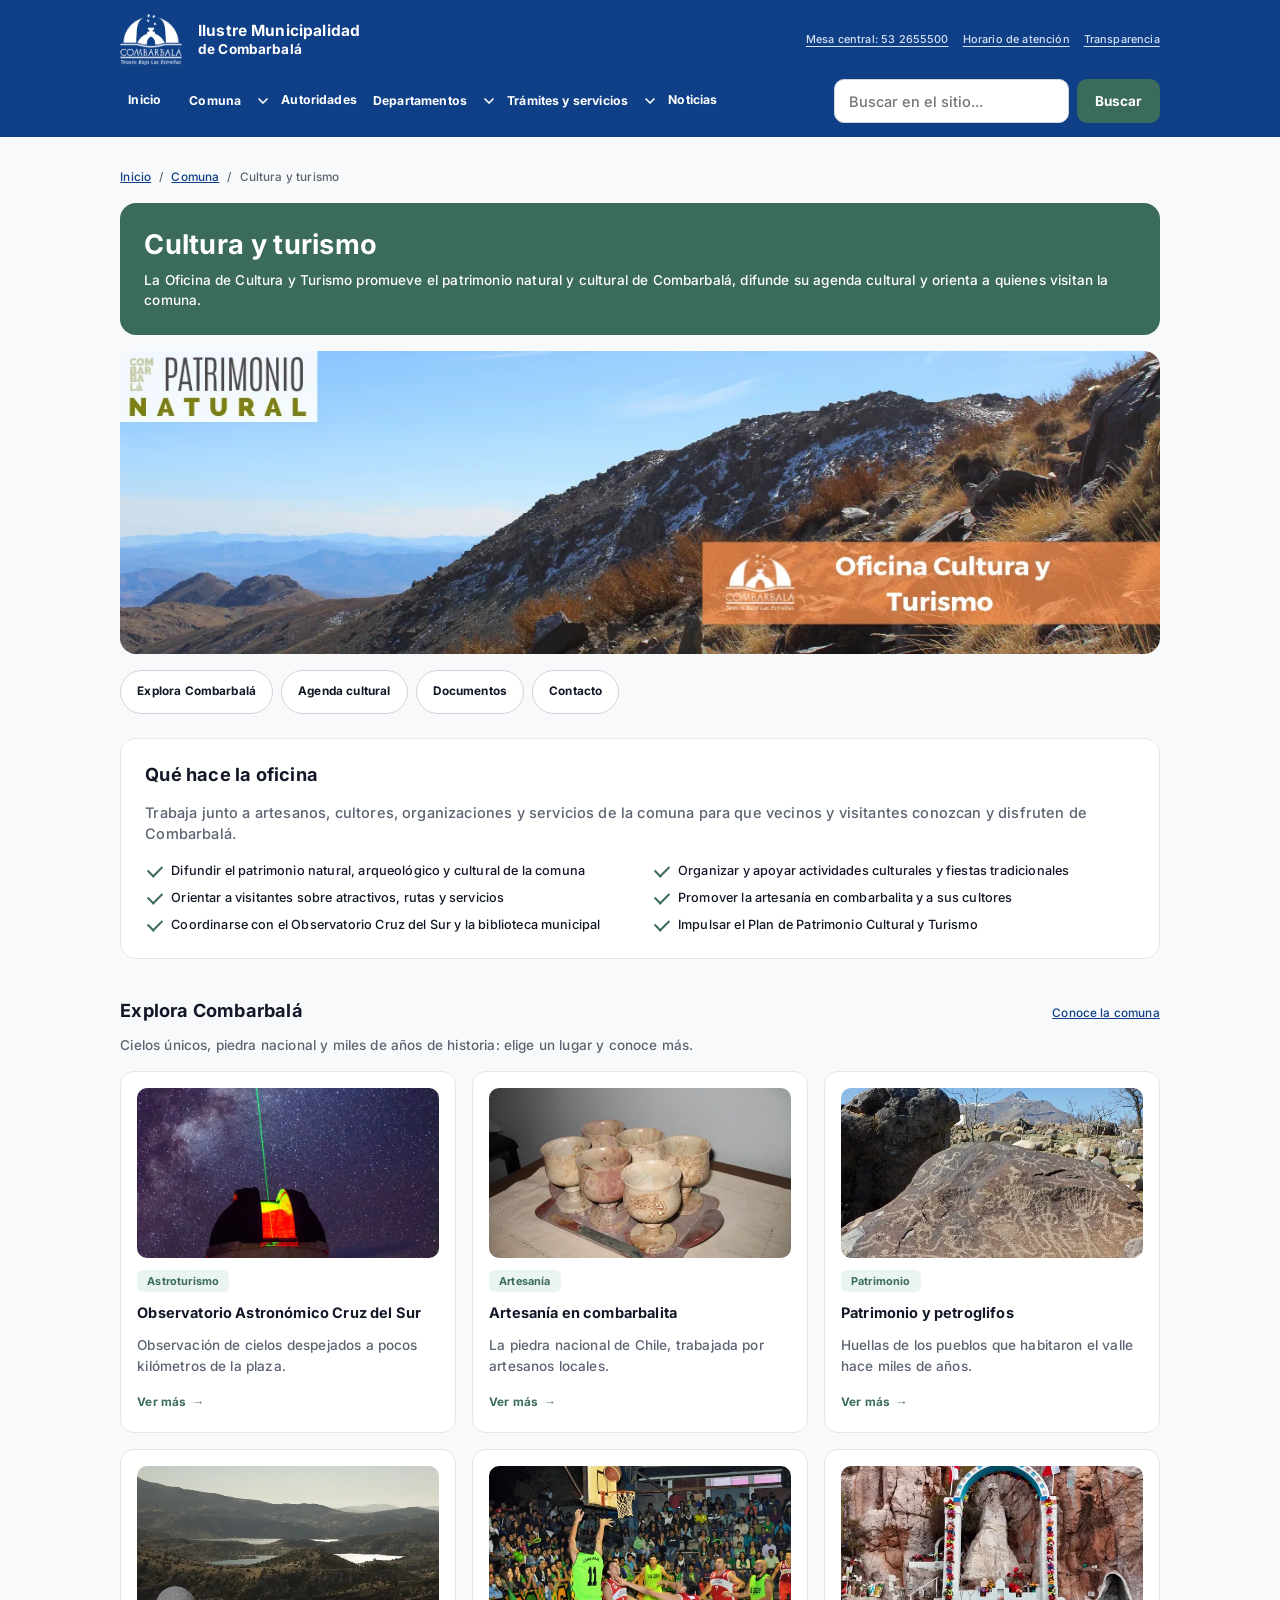
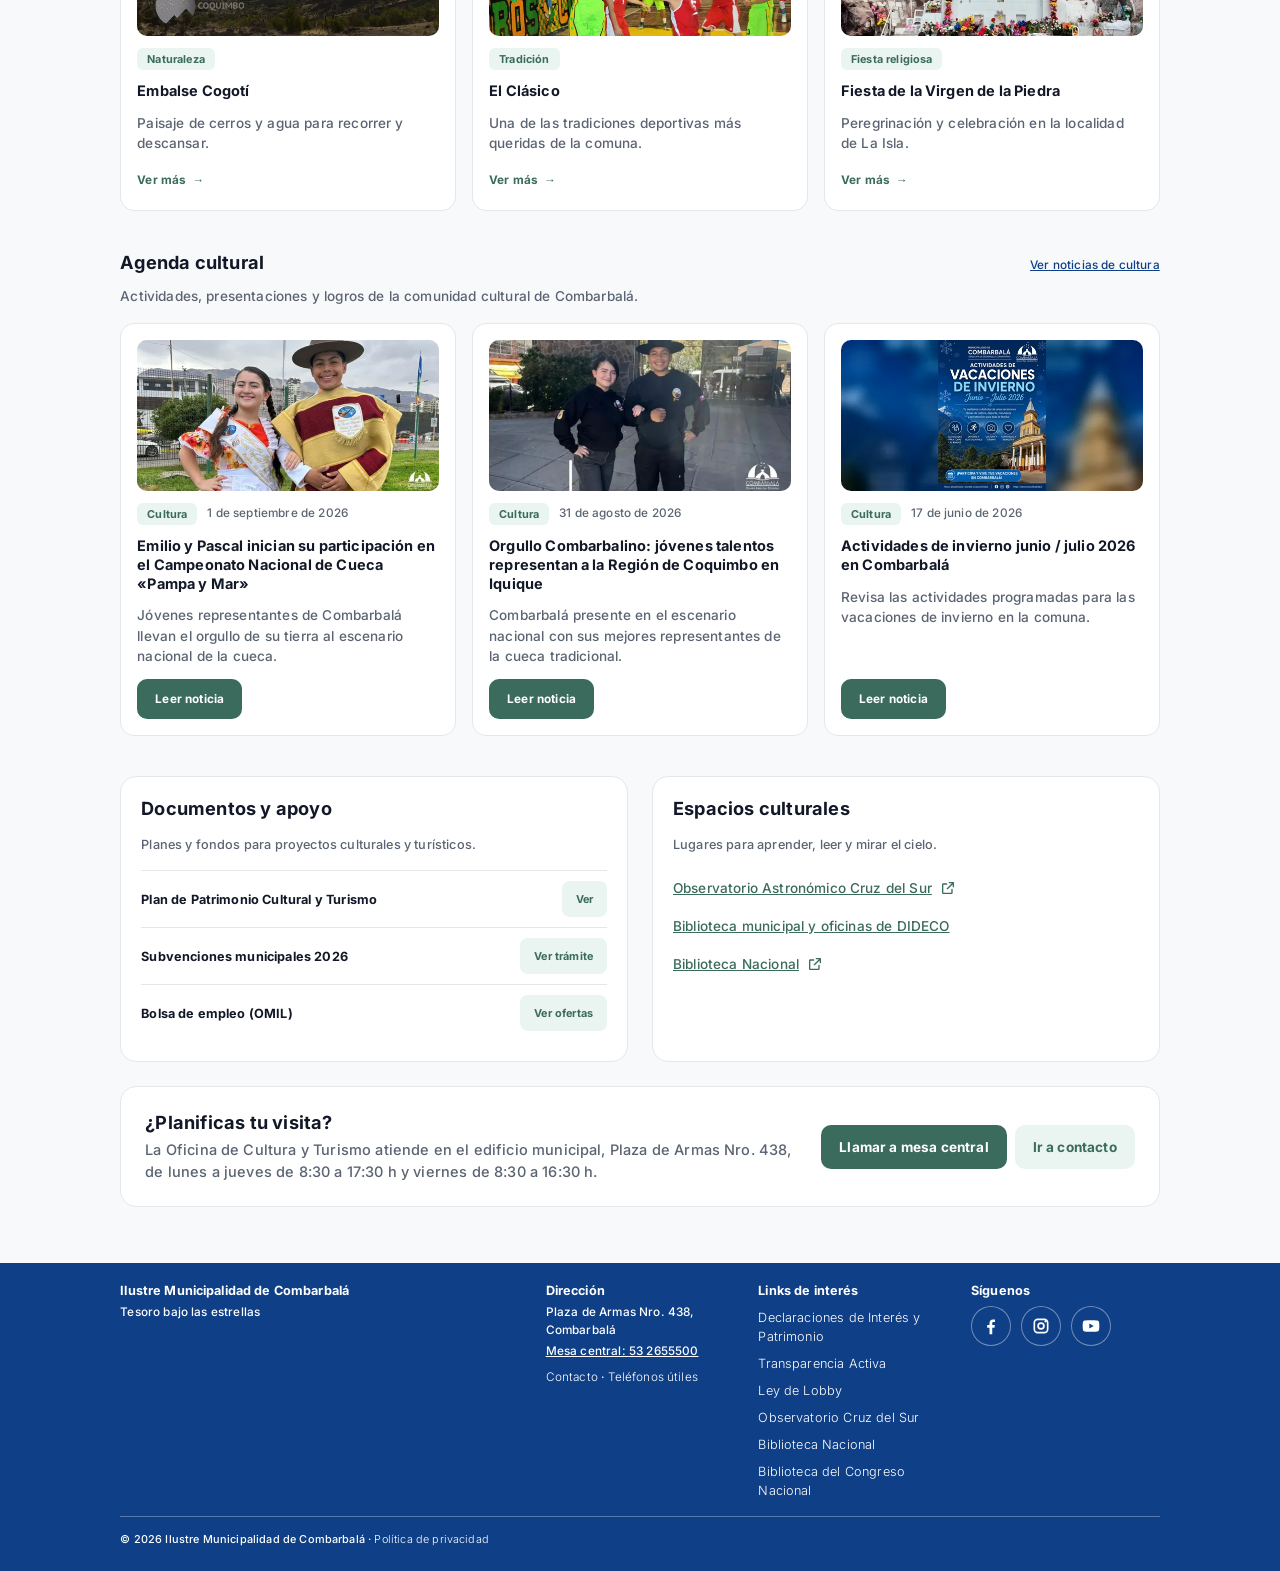
<file: cultura-turismo.html>
<!DOCTYPE html>
<html lang="es">
<head>
<meta charset="utf-8">
<meta name="viewport" content="width=device-width, initial-scale=1">
<title>Cultura y turismo | Municipalidad de Combarbalá</title>
<meta name="description" content="Oficina de Cultura y Turismo de Combarbalá: atractivos, agenda cultural, documentos y contacto para planificar tu visita.">
<meta name="theme-color" content="#0F3F86">
<meta name="robots" content="index, follow">
<meta property="og:type" content="website">
<meta property="og:site_name" content="Ilustre Municipalidad de Combarbalá">
<meta property="og:locale" content="es_CL">
<meta property="og:title" content="Cultura y turismo">
<meta property="og:description" content="Oficina de Cultura y Turismo de Combarbalá: atractivos, agenda cultural, documentos y contacto para planificar tu visita.">
<link rel="canonical" href="https://mmackay7exe.github.io/municombarbala-rework-ddec/cultura-turismo.html">
<meta property="og:url" content="https://mmackay7exe.github.io/municombarbala-rework-ddec/cultura-turismo.html">
<meta property="og:image" content="https://mmackay7exe.github.io/municombarbala-rework-ddec/img/og-combarbala.jpg">
<meta property="og:image:width" content="1200">
<meta property="og:image:height" content="630">
<meta property="og:image:alt" content="Plaza de Armas de Combarbalá con la iglesia al fondo">
<meta name="twitter:card" content="summary_large_image">
<link rel="icon" href="img/logo-azul.webp" type="image/webp">
<link rel="preload" href="fonts/inter-latin.woff2" as="font" type="font/woff2" crossorigin>
<link rel="stylesheet" href="css/styles.css">
<script>document.documentElement.className="js"</script>
<script src="js/main.js" defer></script>
</head>
<body>
<a class="skip" href="#main">Saltar al contenido</a>
<header class="hd"><div class="wrap">
<a class="brand" href="index.html"><img src="img/logo-blanco.webp" width="145" height="120" alt=""><span><b>Ilustre Municipalidad</b>de Combarbalá</span></a>
<button class="mb" type="button" aria-expanded="false" aria-controls="menu" aria-label="Menú principal"><span class="ham" aria-hidden="true"><i></i><i></i><i></i></span></button>
<div class="menu" id="menu"><div class="mi"><div class="mj">
<nav class="top" aria-label="Accesos rápidos"><ul><li><a href="tel:+56532655500">Mesa central: 53 2655500</a></li><li><a href="contacto.html#horario" data-ficha="horario">Horario de atención</a></li><li><a href="transparencia.html" data-ficha="transparencia">Transparencia</a></li></ul></nav>
<nav class="nav" aria-label="Principal"><ul><li><a href="index.html">Inicio</a></li><li class="has"><a href="comuna.html">Comuna</a><button class="sb" type="button" aria-expanded="false" aria-controls="sm1" aria-label="Submenú de Comuna"><svg viewBox="0 0 24 24" aria-hidden="true"><path d="M6 9l6 6 6-6"/></svg></button><div class="sw"><ul class="sub" id="sm1"><li><a href="comuna.html">Conoce la comuna</a></li><li><a href="comuna.html#observatorio">Observatorio</a></li><li><a href="comuna.html#artesania">Artesanía en combarbalita</a></li><li><a href="comuna.html#patrimonio">Patrimonio y petroglifos</a></li><li><a href="cultura-turismo.html" aria-current="page">Cultura y turismo</a></li></ul></div></li><li><a href="autoridades.html">Autoridades</a></li><li class="has"><a href="departamentos.html">Departamentos</a><button class="sb" type="button" aria-expanded="false" aria-controls="sm3" aria-label="Submenú de Departamentos"><svg viewBox="0 0 24 24" aria-hidden="true"><path d="M6 9l6 6 6-6"/></svg></button><div class="sw"><ul class="sub" id="sm3"><li><a href="departamentos.html#desam">Departamento de Salud Municipal (DESAM)</a></li><li><a href="departamentos.html#daem">Departamento de Educación (DAEM)</a></li><li><a href="departamentos.html#dideco">Desarrollo Comunitario (DIDECO)</a></li><li><a href="departamentos.html#daf">Administración y Finanzas (DAF)</a></li><li><a href="departamentos.html#dom">Dirección de Obras Municipales (DOM)</a></li><li><a href="departamentos.html#secpla">Secretaría Comunal de Planificación (SECPLA)</a></li><li><a href="departamentos.html#deportes">Oficina de Deportes</a></li><li><a href="departamentos.html#transito">Departamento de Tránsito</a></li><li><a href="departamentos.html#jpl">Juzgado de Policía Local</a></li></ul></div></li><li class="has"><a href="tramites.html">Trámites y servicios</a><button class="sb" type="button" aria-expanded="false" aria-controls="sm4" aria-label="Submenú de Trámites y servicios"><svg viewBox="0 0 24 24" aria-hidden="true"><path d="M6 9l6 6 6-6"/></svg></button><div class="sw"><ul class="sub" id="sm4"><li><a href="tramites.html#permiso">Permiso de circulación</a></li><li><a href="tramites.html#patentes">Patentes municipales</a></li><li><a href="tramites.html#licencias">Licencias de conducir</a></li><li><a href="tramites.html#pagos">Convenios de pago</a></li></ul></div></li><li><a href="noticias.html">Noticias</a></li></ul></nav>
<form class="bus" role="search" action="buscar.html" method="get"><label class="sr" for="q1">Buscar en el sitio</label><input id="q1" type="search" name="q" placeholder="Buscar en el sitio..." autocomplete="off"><button class="btn" type="submit">Buscar</button></form>
</div></div></div></div></header>
<main id="main" class="wrap" tabindex="-1">
<nav class="bc" aria-label="Migas de pan"><ol itemscope itemtype="https://schema.org/BreadcrumbList"><li itemprop="itemListElement" itemscope itemtype="https://schema.org/ListItem"><a itemprop="item" href="index.html"><span itemprop="name">Inicio</span></a><meta itemprop="position" content="1"></li><li itemprop="itemListElement" itemscope itemtype="https://schema.org/ListItem"><a itemprop="item" href="comuna.html"><span itemprop="name">Comuna</span></a><meta itemprop="position" content="2"></li><li aria-current="page" itemprop="itemListElement" itemscope itemtype="https://schema.org/ListItem"><span itemprop="name">Cultura y turismo</span><meta itemprop="position" content="3"></li></ol></nav>
<div class="ban"><h1>Cultura y turismo</h1><p>La Oficina de Cultura y Turismo promueve el patrimonio natural y cultural de Combarbalá, difunde su agenda cultural y orienta a quienes visitan la comuna.</p></div>
<img class="ctb" src="img/Oficina-Cultura-y-Turismo.webp" srcset="img/Oficina-Cultura-y-Turismo-600.webp 600w, img/Oficina-Cultura-y-Turismo.webp 1200w" sizes="(min-width: 1200px) 1150px, 100vw" width="1200" height="350" fetchpriority="high" alt="Cerros de la precordillera de Combarbalá con nieve, imagen de la campaña Patrimonio Natural de la Oficina de Cultura y Turismo">
<nav aria-label="En esta página"><ul class="chips"><li><a href="#explora">Explora Combarbalá</a></li><li><a href="#agenda">Agenda cultural</a></li><li><a href="#documentos">Documentos</a></li><li><a href="#contacto">Contacto</a></li></ul></nav>

<section class="panel pn" aria-labelledby="t-of"><h2 id="t-of">Qué hace la oficina</h2><p>Trabaja junto a artesanos, cultores, organizaciones y servicios de la comuna para que vecinos y visitantes conozcan y disfruten de Combarbalá.</p>
<ul class="rq c2"><li>Difundir el patrimonio natural, arqueológico y cultural de la comuna</li><li>Organizar y apoyar actividades culturales y fiestas tradicionales</li><li>Orientar a visitantes sobre atractivos, rutas y servicios</li><li>Promover la artesanía en combarbalita y a sus cultores</li><li>Coordinarse con el Observatorio Cruz del Sur y la biblioteca municipal</li><li>Impulsar el Plan de Patrimonio Cultural y Turismo</li></ul></section>

<section aria-labelledby="explora"><div class="sh"><h2 id="explora">Explora Combarbalá</h2><a href="comuna.html">Conoce la comuna</a></div>
<p class="bj">Cielos únicos, piedra nacional y miles de años de historia: elige un lugar y conoce más.</p>
<div class="grid m">
<article class="card"><img class="ph" src="img/cupula_obscruzdel_sur.webp" width="734" height="898" loading="lazy" alt="Cúpula del Observatorio Astronómico Cruz del Sur"><span class="tag">Astroturismo</span><h3><a class="l" href="comuna.html#observatorio">Observatorio Astronómico Cruz del Sur</a></h3><p>Observación de cielos despejados a pocos kilómetros de la plaza.</p><span class="btn ln" aria-hidden="true">Ver más</span></article>
<article class="card"><img class="ph" src="img/artesanias_combarbalita2.webp" srcset="img/artesanias_combarbalita2-600.webp 600w, img/artesanias_combarbalita2-1000.webp 1000w, img/artesanias_combarbalita2.webp 1600w" sizes="(min-width: 1024px) 380px, (min-width: 768px) 50vw, 100vw" width="1600" height="1200" loading="lazy" alt="Piezas de artesanía talladas en combarbalita"><span class="tag">Artesanía</span><h3><a class="l" href="comuna.html#artesania">Artesanía en combarbalita</a></h3><p>La piedra nacional de Chile, trabajada por artesanos locales.</p><span class="btn ln" aria-hidden="true">Ver más</span></article>
<article class="card"><img class="ph" src="img/petroglifos_combarbala.webp" srcset="img/petroglifos_combarbala-600.webp 600w, img/petroglifos_combarbala-900.webp 900w, img/petroglifos_combarbala.webp 1106w" sizes="(min-width: 1024px) 380px, (min-width: 768px) 50vw, 100vw" width="1106" height="829" loading="lazy" alt="Petroglifos precolombinos grabados en roca"><span class="tag">Patrimonio</span><h3><a class="l" href="comuna.html#patrimonio">Patrimonio y petroglifos</a></h3><p>Huellas de los pueblos que habitaron el valle hace miles de años.</p><span class="btn ln" aria-hidden="true">Ver más</span></article>
<article class="card"><img class="ph" src="img/EMBALSE-COGOTI_1b.webp" srcset="img/EMBALSE-COGOTI_1b-600.webp 600w, img/EMBALSE-COGOTI_1b-1000.webp 1000w, img/EMBALSE-COGOTI_1b.webp 1600w" sizes="(min-width: 1024px) 380px, (min-width: 768px) 50vw, 100vw" width="1600" height="900" loading="lazy" alt="Embalse Cogotí rodeado de cerros"><span class="tag">Naturaleza</span><h3><a class="l" href="comuna.html#embalse">Embalse Cogotí</a></h3><p>Paisaje de cerros y agua para recorrer y descansar.</p><span class="btn ln" aria-hidden="true">Ver más</span></article>
<article class="card"><img class="ph" src="img/clasico_combarbala.webp" srcset="img/clasico_combarbala-600.webp 600w, img/clasico_combarbala-900.webp 900w, img/clasico_combarbala.webp 1200w" sizes="(min-width: 1024px) 380px, (min-width: 768px) 50vw, 100vw" width="1200" height="853" loading="lazy" alt="Encuentro de básquetbol durante El Clásico de Combarbalá"><span class="tag">Tradición</span><h3><a class="l" href="comuna.html#tradiciones">El Clásico</a></h3><p>Una de las tradiciones deportivas más queridas de la comuna.</p><span class="btn ln" aria-hidden="true">Ver más</span></article>
<article class="card"><img class="ph" src="img/virgen_de_la_piedra.webp" srcset="img/virgen_de_la_piedra-600.webp 600w, img/virgen_de_la_piedra-1000.webp 1000w, img/virgen_de_la_piedra.webp 1400w" sizes="(min-width: 1024px) 380px, (min-width: 768px) 50vw, 100vw" width="1400" height="720" loading="lazy" alt="Peregrinos en la fiesta de la Virgen de la Piedra"><span class="tag">Fiesta religiosa</span><h3><a class="l" href="comuna.html#tradiciones">Fiesta de la Virgen de la Piedra</a></h3><p>Peregrinación y celebración en la localidad de La Isla.</p><span class="btn ln" aria-hidden="true">Ver más</span></article>
</div></section>

<section aria-labelledby="agenda"><div class="sh"><h2 id="agenda">Agenda cultural</h2><a href="noticias.html?cat=Cultura">Ver noticias de cultura</a></div>
<p class="bj">Actividades, presentaciones y logros de la comunidad cultural de Combarbalá.</p>
<div class="grid m">
<article class="card nc" itemscope itemtype="https://schema.org/NewsArticle"><img itemprop="image" class="ph" src="img/noticia2.webp" srcset="img/noticia2-600.webp 600w, img/noticia2-900.webp 900w, img/noticia2.webp 1200w" sizes="(min-width: 1024px) 380px, (min-width: 768px) 50vw, 100vw" width="1200" height="576" loading="lazy" alt="Emilio y Pascal con trajes típicos de cueca"><div class="tg"><span class="tag" itemprop="articleSection">Cultura</span><time itemprop="datePublished" datetime="2026-09-01">1 de septiembre de 2026</time></div><h3 itemprop="headline"><a class="l" itemprop="url" href="noticia.html">Emilio y Pascal inician su participación en el Campeonato Nacional de Cueca «Pampa y Mar»</a></h3><p itemprop="description">Jóvenes representantes de Combarbalá llevan el orgullo de su tierra al escenario nacional de la cueca.</p><span class="btn" aria-hidden="true">Leer noticia</span><span itemprop="publisher" itemscope itemtype="https://schema.org/GovernmentOrganization"><meta itemprop="name" content="Ilustre Municipalidad de Combarbalá"><link itemprop="logo" href="img/logo-azul.webp"></span></article>
<article class="card nc" itemscope itemtype="https://schema.org/NewsArticle"><img itemprop="image" class="ph" src="img/noticia4.webp" srcset="img/noticia4-600.webp 600w, img/noticia4-900.webp 900w, img/noticia4.webp 1200w" sizes="(min-width: 1024px) 380px, (min-width: 768px) 50vw, 100vw" width="1200" height="576" loading="lazy" alt="Dos jóvenes cuequeros de Combarbalá en Iquique"><div class="tg"><span class="tag" itemprop="articleSection">Cultura</span><time itemprop="datePublished" datetime="2026-08-31">31 de agosto de 2026</time></div><h3 itemprop="headline"><a class="l" itemprop="url" href="noticia.html">Orgullo Combarbalino: jóvenes talentos representan a la Región de Coquimbo en Iquique</a></h3><p itemprop="description">Combarbalá presente en el escenario nacional con sus mejores representantes de la cueca tradicional.</p><span class="btn" aria-hidden="true">Leer noticia</span><span itemprop="publisher" itemscope itemtype="https://schema.org/GovernmentOrganization"><meta itemprop="name" content="Ilustre Municipalidad de Combarbalá"><link itemprop="logo" href="img/logo-azul.webp"></span></article>
<article class="card nc" itemscope itemtype="https://schema.org/NewsArticle"><img itemprop="image" class="ph" src="img/noticia10.webp" srcset="img/noticia10-600.webp 600w, img/noticia10-900.webp 900w, img/noticia10.webp 1200w" sizes="(min-width: 1024px) 380px, (min-width: 768px) 50vw, 100vw" width="1200" height="600" loading="lazy" alt="Afiche de las actividades de vacaciones de invierno junio y julio 2026 en Combarbalá"><div class="tg"><span class="tag" itemprop="articleSection">Cultura</span><time itemprop="datePublished" datetime="2026-06-17">17 de junio de 2026</time></div><h3 itemprop="headline"><a class="l" itemprop="url" href="noticia.html">Actividades de invierno junio / julio 2026 en Combarbalá</a></h3><p itemprop="description">Revisa las actividades programadas para las vacaciones de invierno en la comuna.</p><span class="btn" aria-hidden="true">Leer noticia</span><span itemprop="publisher" itemscope itemtype="https://schema.org/GovernmentOrganization"><meta itemprop="name" content="Ilustre Municipalidad de Combarbalá"><link itemprop="logo" href="img/logo-azul.webp"></span></article>
</div></section>

<div class="g2">
<section class="panel" id="documentos" aria-labelledby="t-doc"><h2 id="t-doc">Documentos y apoyo</h2><p class="lead">Planes y fondos para proyectos culturales y turísticos.</p>
<ul class="dx">
<li><span>Plan de Patrimonio Cultural y Turismo</span><a class="btn s" href="https://drive.google.com/file/d/1-uEZD_6J6eGhR3knYE95TuO4gkk1jqBP/view?usp=sharing" rel="noopener">Ver<span class="sr"> Plan de Patrimonio Cultural y Turismo (sitio externo)</span></a></li>
<li><span>Subvenciones municipales 2026</span><a class="btn s" href="tramites.html#subvenciones">Ver trámite<span class="sr"> de subvenciones</span></a></li>
<li><span>Bolsa de empleo (OMIL)</span><a class="btn s" href="https://omilcombarbala.hiringroomcampus.com/" rel="noopener">Ver ofertas<span class="sr"> (sitio externo)</span></a></li>
</ul></section>
<section class="panel" aria-labelledby="t-esp"><h2 id="t-esp">Espacios culturales</h2><p class="lead">Lugares para aprender, leer y mirar el cielo.</p>
<ul class="lk">
<li><a href="https://obscruzdelsur.cl/" rel="noopener">Observatorio Astronómico Cruz del Sur<span class="sr"> (sitio externo)</span><svg viewBox="0 0 24 24" aria-hidden="true"><path d="M14 4h6v6M20 4l-9 9M18 14v5a1 1 0 0 1-1 1H5a1 1 0 0 1-1-1V7a1 1 0 0 1 1-1h5"/></svg></a></li>
<li><a href="departamentos.html#dideco-oficinas">Biblioteca municipal y oficinas de DIDECO</a></li>
<li><a href="https://www.bibliotecanacional.gob.cl/sitio/" rel="noopener">Biblioteca Nacional<span class="sr"> (sitio externo)</span><svg viewBox="0 0 24 24" aria-hidden="true"><path d="M14 4h6v6M20 4l-9 9M18 14v5a1 1 0 0 1-1 1H5a1 1 0 0 1-1-1V7a1 1 0 0 1 1-1h5"/></svg></a></li>
</ul></section>
</div>

<section class="panel pn vis" id="contacto" aria-labelledby="t-con"><div><h2 id="t-con">¿Planificas tu visita?</h2><p>La Oficina de Cultura y Turismo atiende en el edificio municipal, Plaza de Armas Nro. 438, de lunes a jueves de 8:30 a 17:30 h y viernes de 8:30 a 16:30 h.</p></div><div class="vb"><a class="btn" href="tel:+56532655500">Llamar a mesa central</a><a class="btn s" href="contacto.html">Ir a contacto</a></div></section>
</main>
<footer class="ft"><div class="wrap" itemscope itemtype="https://schema.org/GovernmentOrganization"><link itemprop="url" href="index.html"><link itemprop="logo" href="img/logo-azul.webp">
<div><h2 itemprop="name">Ilustre Municipalidad de Combarbalá</h2><p itemprop="slogan">Tesoro bajo las estrellas</p></div>
<div><h2>Dirección</h2><p itemprop="address" itemscope itemtype="https://schema.org/PostalAddress"><span itemprop="streetAddress">Plaza de Armas Nro. 438</span>, <span itemprop="addressLocality">Combarbalá</span><meta itemprop="addressRegion" content="Coquimbo"><meta itemprop="addressCountry" content="CL"></p><p class="u"><a href="tel:+56532655500">Mesa central: <span itemprop="telephone">53 2655500</span></a></p><p><a href="contacto.html">Contacto</a> · <a href="contacto.html#telefonos">Teléfonos útiles</a></p></div>
<div><h2>Links de interés</h2><ul><li><a href="https://www.declaracionjurada.cl/pubsistema/patrimonio.web.publico/pu/index.html?sid=386" rel="noopener">Declaraciones de Interés y Patrimonio</a></li><li><a href="https://www.portaltransparencia.cl/PortalPdT/pdtta?codOrganismo=MU060" rel="noopener">Transparencia Activa</a></li><li><a href="https://www.leylobby.gob.cl/instituciones/MU060" rel="noopener">Ley de Lobby</a></li><li><a href="https://obscruzdelsur.cl/" rel="noopener">Observatorio Cruz del Sur</a></li><li><a href="https://www.bibliotecanacional.gob.cl/sitio/" rel="noopener">Biblioteca Nacional</a></li><li><a href="https://www.bcn.cl/" rel="noopener">Biblioteca del Congreso Nacional</a></li></ul></div>
<div><h2>Síguenos</h2><ul class="soc"><li><a itemprop="sameAs" href="https://www.facebook.com/municombarbala/" rel="noopener" aria-label="Facebook"><svg viewBox="0 0 24 24" aria-hidden="true"><path d="M13.5 22v-8h2.7l.4-3.2h-3.1V8.8c0-.9.3-1.6 1.6-1.6h1.7V4.4c-.3 0-1.3-.1-2.5-.1-2.5 0-4.1 1.5-4.1 4.2v2.3H7.4V14h2.8v8z"/></svg></a></li><li><a itemprop="sameAs" href="https://www.instagram.com/muni.combarbala/" rel="noopener" aria-label="Instagram"><svg viewBox="0 0 24 24" aria-hidden="true"><path fill-rule="evenodd" d="M8 3h8a5 5 0 0 1 5 5v8a5 5 0 0 1-5 5H8a5 5 0 0 1-5-5V8a5 5 0 0 1 5-5zm0 2a3 3 0 0 0-3 3v8a3 3 0 0 0 3 3h8a3 3 0 0 0 3-3V8a3 3 0 0 0-3-3zm4 2.5a4.5 4.5 0 1 1 0 9 4.5 4.5 0 0 1 0-9zm0 2a2.5 2.5 0 1 0 0 5 2.5 2.5 0 0 0 0-5zM17.3 5.5a1.2 1.2 0 1 1 0 2.4 1.2 1.2 0 0 1 0-2.4z"/></svg></a></li><li><a itemprop="sameAs" href="https://www.youtube.com/@municombarbala" rel="noopener" aria-label="YouTube"><svg viewBox="0 0 24 24" aria-hidden="true"><path fill-rule="evenodd" d="M21.6 7.2a2.5 2.5 0 0 0-1.8-1.8C18.2 5 12 5 12 5s-6.2 0-7.8.4a2.5 2.5 0 0 0-1.8 1.8A26 26 0 0 0 2 12a26 26 0 0 0 .4 4.8 2.5 2.5 0 0 0 1.8 1.8c1.6.4 7.8.4 7.8.4s6.2 0 7.8-.4a2.5 2.5 0 0 0 1.8-1.8A26 26 0 0 0 22 12a26 26 0 0 0-.4-4.8zM10 15V9l5.2 3z"/></svg></a></li></ul></div>
<p class="low">© 2026 Ilustre Municipalidad de Combarbalá · <a href="privacidad.html">Política de privacidad</a></p>
</div></footer>
</body>
</html>
</file>
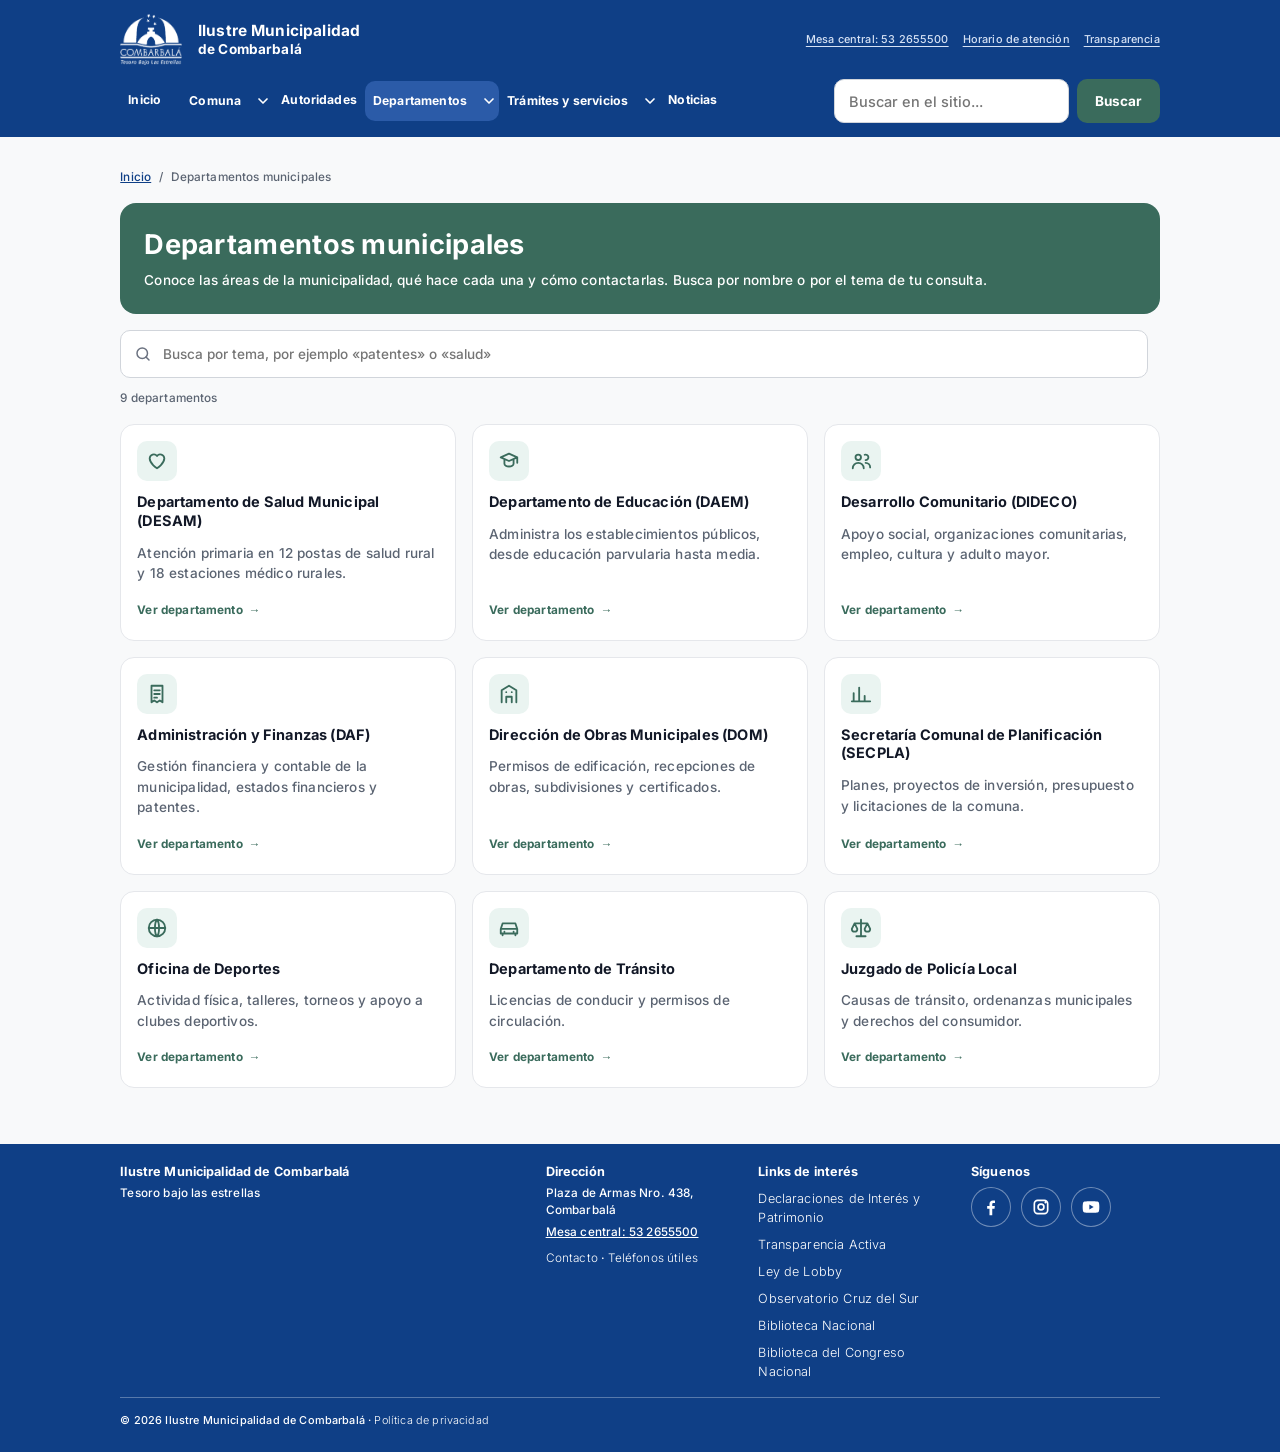
<file: departamentos.html>
<!DOCTYPE html>
<html lang="es">
<head>
<meta charset="utf-8">
<meta name="viewport" content="width=device-width, initial-scale=1">
<title>Departamentos municipales | Municipalidad de Combarbalá</title>
<meta name="description" content="Departamentos de la Municipalidad de Combarbalá: funciones, documentos, accesos y contacto de cada área.">
<meta name="theme-color" content="#0F3F86">
<meta name="robots" content="index, follow">
<meta property="og:type" content="website">
<meta property="og:site_name" content="Ilustre Municipalidad de Combarbalá">
<meta property="og:locale" content="es_CL">
<meta property="og:title" content="Departamentos municipales">
<meta property="og:description" content="Departamentos de la Municipalidad de Combarbalá: funciones, documentos, accesos y contacto de cada área.">
<link rel="canonical" href="https://mmackay7exe.github.io/municombarbala-rework-ddec/departamentos.html">
<meta property="og:url" content="https://mmackay7exe.github.io/municombarbala-rework-ddec/departamentos.html">
<meta property="og:image" content="https://mmackay7exe.github.io/municombarbala-rework-ddec/img/og-combarbala.jpg">
<meta property="og:image:width" content="1200">
<meta property="og:image:height" content="630">
<meta property="og:image:alt" content="Plaza de Armas de Combarbalá con la iglesia al fondo">
<meta name="twitter:card" content="summary_large_image">
<link rel="icon" href="img/logo-azul.webp" type="image/webp">
<link rel="preload" href="fonts/inter-latin.woff2" as="font" type="font/woff2" crossorigin>
<link rel="stylesheet" href="css/styles.css">
<script>document.documentElement.className="js"+(/^#(desam|daem|dideco|daf|dom|secpla|deportes|transito|jpl)(-|$)/.test(location.hash)?" vd":"")</script>
<script src="js/main.js" defer></script>
</head>
<body>
<a class="skip" href="#main">Saltar al contenido</a>
<header class="hd"><div class="wrap">
<a class="brand" href="index.html"><img src="img/logo-blanco.webp" width="145" height="120" alt=""><span><b>Ilustre Municipalidad</b>de Combarbalá</span></a>
<button class="mb" type="button" aria-expanded="false" aria-controls="menu" aria-label="Menú principal"><span class="ham" aria-hidden="true"><i></i><i></i><i></i></span></button>
<div class="menu" id="menu"><div class="mi"><div class="mj">
<nav class="top" aria-label="Accesos rápidos"><ul><li><a href="tel:+56532655500">Mesa central: 53 2655500</a></li><li><a href="contacto.html#horario" data-ficha="horario">Horario de atención</a></li><li><a href="transparencia.html" data-ficha="transparencia">Transparencia</a></li></ul></nav>
<nav class="nav" aria-label="Principal"><ul><li><a href="index.html">Inicio</a></li><li class="has"><a href="comuna.html">Comuna</a><button class="sb" type="button" aria-expanded="false" aria-controls="sm1" aria-label="Submenú de Comuna"><svg viewBox="0 0 24 24" aria-hidden="true"><path d="M6 9l6 6 6-6"/></svg></button><div class="sw"><ul class="sub" id="sm1"><li><a href="comuna.html">Conoce la comuna</a></li><li><a href="comuna.html#observatorio">Observatorio</a></li><li><a href="comuna.html#artesania">Artesanía en combarbalita</a></li><li><a href="comuna.html#patrimonio">Patrimonio y petroglifos</a></li><li><a href="cultura-turismo.html">Cultura y turismo</a></li></ul></div></li><li><a href="autoridades.html">Autoridades</a></li><li class="has"><a href="departamentos.html" aria-current="page">Departamentos</a><button class="sb" type="button" aria-expanded="false" aria-controls="sm3" aria-label="Submenú de Departamentos"><svg viewBox="0 0 24 24" aria-hidden="true"><path d="M6 9l6 6 6-6"/></svg></button><div class="sw"><ul class="sub" id="sm3"><li><a href="departamentos.html#desam">Departamento de Salud Municipal (DESAM)</a></li><li><a href="departamentos.html#daem">Departamento de Educación (DAEM)</a></li><li><a href="departamentos.html#dideco">Desarrollo Comunitario (DIDECO)</a></li><li><a href="departamentos.html#daf">Administración y Finanzas (DAF)</a></li><li><a href="departamentos.html#dom">Dirección de Obras Municipales (DOM)</a></li><li><a href="departamentos.html#secpla">Secretaría Comunal de Planificación (SECPLA)</a></li><li><a href="departamentos.html#deportes">Oficina de Deportes</a></li><li><a href="departamentos.html#transito">Departamento de Tránsito</a></li><li><a href="departamentos.html#jpl">Juzgado de Policía Local</a></li></ul></div></li><li class="has"><a href="tramites.html">Trámites y servicios</a><button class="sb" type="button" aria-expanded="false" aria-controls="sm4" aria-label="Submenú de Trámites y servicios"><svg viewBox="0 0 24 24" aria-hidden="true"><path d="M6 9l6 6 6-6"/></svg></button><div class="sw"><ul class="sub" id="sm4"><li><a href="tramites.html#permiso">Permiso de circulación</a></li><li><a href="tramites.html#patentes">Patentes municipales</a></li><li><a href="tramites.html#licencias">Licencias de conducir</a></li><li><a href="tramites.html#pagos">Convenios de pago</a></li></ul></div></li><li><a href="noticias.html">Noticias</a></li></ul></nav>
<form class="bus" role="search" action="buscar.html" method="get"><label class="sr" for="q1">Buscar en el sitio</label><input id="q1" type="search" name="q" placeholder="Buscar en el sitio..." autocomplete="off"><button class="btn" type="submit">Buscar</button></form>
</div></div></div></div></header>
<main id="main" class="wrap" tabindex="-1">
<nav class="bc" aria-label="Migas de pan"><ol itemscope itemtype="https://schema.org/BreadcrumbList"><li itemprop="itemListElement" itemscope itemtype="https://schema.org/ListItem"><a itemprop="item" href="index.html"><span itemprop="name">Inicio</span></a><meta itemprop="position" content="1"></li><li aria-current="page" itemprop="itemListElement" itemscope itemtype="https://schema.org/ListItem"><span itemprop="name">Departamentos municipales</span><meta itemprop="position" content="2"></li></ol></nav>

<div class="dir" id="directorio">
<div class="ban"><h1>Departamentos municipales</h1><p>Conoce las áreas de la municipalidad, qué hace cada una y cómo contactarlas. Busca por nombre o por el tema de tu consulta.</p></div>
<div class="tf dtf" role="search" aria-label="Buscar departamento">
<label class="sr" for="q3">Buscar un departamento</label>
<div class="fi"><svg viewBox="0 0 24 24" aria-hidden="true"><circle cx="11" cy="11" r="7"/><path d="M20 20l-4-4"/></svg><input id="q3" type="search" placeholder="Busca por tema, por ejemplo «patentes» o «salud»" autocomplete="off"></div>
<p class="rc" id="rc3" aria-live="polite">9 departamentos</p>
</div>
<div class="grid m dgr">
<article class="card dc" data-k="salud postas cesfam medico rural atencion primaria"><span class="ic" aria-hidden="true"><svg viewBox="0 0 24 24"><path d="M12 20s-8-5-8-11a4.5 4.5 0 0 1 8-2.5A4.5 4.5 0 0 1 20 9c0 6-8 11-8 11z"/></svg></span><h2><a class="l" href="#desam">Departamento de Salud Municipal (DESAM)</a></h2><p>Atención primaria en 12 postas de salud rural y 18 estaciones médico rurales.</p><span class="btn ln" aria-hidden="true">Ver departamento</span></article>
<article class="card dc" data-k="educacion colegios escuelas liceos transporte escolar matricula"><span class="ic" aria-hidden="true"><svg viewBox="0 0 24 24"><path d="M3 8l9-4 9 4-9 4zM7 10v5c0 1.5 2.2 3 5 3s5-1.5 5-3v-5M21 8v6"/></svg></span><h2><a class="l" href="#daem">Departamento de Educación (DAEM)</a></h2><p>Administra los establecimientos públicos, desde educación parvularia hasta media.</p><span class="btn ln" aria-hidden="true">Ver departamento</span></article>
<article class="card dc" data-k="social registro social hogares subvenciones omil empleo organizaciones juntas de vecinos cultura adulto mayor biblioteca"><span class="ic" aria-hidden="true"><svg viewBox="0 0 24 24"><path d="M9 11a3 3 0 1 0 0-6 3 3 0 0 0 0 6zM3 20c0-3.3 2.7-6 6-6s6 2.7 6 6M17 11a3 3 0 1 0-1-5.8M17 14c2.8 0 5 2.2 5 5"/></svg></span><h2><a class="l" href="#dideco">Desarrollo Comunitario (DIDECO)</a></h2><p>Apoyo social, organizaciones comunitarias, empleo, cultura y adulto mayor.</p><span class="btn ln" aria-hidden="true">Ver departamento</span></article>
<article class="card dc" data-k="finanzas estados financieros presupuesto patentes rentas pagos tesoreria remate reavaluo"><span class="ic" aria-hidden="true"><svg viewBox="0 0 24 24"><path d="M6 3h12v18l-3-2-3 2-3-2-3 2zM9 8h6M9 12h6M9 16h3"/></svg></span><h2><a class="l" href="#daf">Administración y Finanzas (DAF)</a></h2><p>Gestión financiera y contable de la municipalidad, estados financieros y patentes.</p><span class="btn ln" aria-hidden="true">Ver departamento</span></article>
<article class="card dc" data-k="obras construccion permiso edificacion recepcion subdivision certificados plan regulador vivienda"><span class="ic" aria-hidden="true"><svg viewBox="0 0 24 24"><path d="M4 21V8l8-5 8 5v13M9 21v-6h6v6M9 10h.01M15 10h.01"/></svg></span><h2><a class="l" href="#dom">Dirección de Obras Municipales (DOM)</a></h2><p>Permisos de edificación, recepciones de obras, subdivisiones y certificados.</p><span class="btn ln" aria-hidden="true">Ver departamento</span></article>
<article class="card dc" data-k="planificacion proyectos licitaciones compras presupuesto pladeco inversion"><span class="ic" aria-hidden="true"><svg viewBox="0 0 24 24"><path d="M4 20V11M10 20V5M16 20v-6M2 20h20"/></svg></span><h2><a class="l" href="#secpla">Secretaría Comunal de Planificación (SECPLA)</a></h2><p>Planes, proyectos de inversión, presupuesto y licitaciones de la comuna.</p><span class="btn ln" aria-hidden="true">Ver departamento</span></article>
<article class="card dc" data-k="deportes talleres cancha club deportivo actividad fisica"><span class="ic" aria-hidden="true"><svg viewBox="0 0 24 24"><circle cx="12" cy="12" r="9"/><path d="M12 3c3 3 3 15 0 18M12 3c-3 3-3 15 0 18M3 12h18"/></svg></span><h2><a class="l" href="#deportes">Oficina de Deportes</a></h2><p>Actividad física, talleres, torneos y apoyo a clubes deportivos.</p><span class="btn ln" aria-hidden="true">Ver departamento</span></article>
<article class="card dc" data-k="transito licencia conducir permiso circulacion vehiculos"><span class="ic" aria-hidden="true"><svg viewBox="0 0 24 24"><path d="M3 13l2-6h14l2 6v5H3zM3 13h18M7 16h.01M17 16h.01M5 18v2M19 18v2"/></svg></span><h2><a class="l" href="#transito">Departamento de Tránsito</a></h2><p>Licencias de conducir y permisos de circulación.</p><span class="btn ln" aria-hidden="true">Ver departamento</span></article>
<article class="card dc" data-k="juzgado multas partes causas consumidor denuncia escritos"><span class="ic" aria-hidden="true"><svg viewBox="0 0 24 24"><path d="M12 3v18M7 21h10M5 7h14M5 7l-3 6a3 3 0 0 0 6 0zM19 7l-3 6a3 3 0 0 0 6 0z"/></svg></span><h2><a class="l" href="#jpl">Juzgado de Policía Local</a></h2><p>Causas de tránsito, ordenanzas municipales y derechos del consumidor.</p><span class="btn ln" aria-hidden="true">Ver departamento</span></article>
</div>
<div class="panel nr" id="nr3" hidden><h2>No encontramos un departamento con esa búsqueda</h2><p>Prueba con otra palabra o llama a la mesa central y te orientamos.</p><div class="vb"><a class="btn ol" href="tel:+56532655500">Llamar al 53 2655500</a></div></div>
</div>

<div class="cat dps">
<aside class="cn" aria-label="Departamentos"><a class="cn-b" href="#directorio">← Todos los departamentos</a><ul>
<li><a href="#desam"><span>Salud (DESAM)</span></a></li>
<li><a href="#daem"><span>Educación (DAEM)</span></a></li>
<li><a href="#dideco"><span>Desarrollo Comunitario</span></a></li>
<li><a href="#daf"><span>Administración y Finanzas</span></a></li>
<li><a href="#dom"><span>Obras Municipales</span></a></li>
<li><a href="#secpla"><span>Planificación (SECPLA)</span></a></li>
<li><a href="#deportes"><span>Deportes</span></a></li>
<li><a href="#transito"><span>Tránsito</span></a></li>
<li><a href="#jpl"><span>Juzgado de Policía Local</span></a></li>
</ul></aside>
<div class="dpw">

<!-- DESAM -->
<section class="dp" id="desam" data-t="Salud (DESAM)" aria-labelledby="h-desam">
<nav aria-label="Secciones de DESAM"><ul class="chips"><li><a href="#desam-contacto">Contacto</a></li><li><a href="#desam-info">Información</a></li><li><a href="#desam-red">Red de salud</a></li><li><a href="#desam-docs">Documentos</a></li></ul></nav>
<div class="tt"><div class="ban"><h2 id="h-desam">Departamento de Salud Municipal (DESAM)</h2><p>Administra la atención primaria de salud en los sectores rurales de la comuna, a través de postas y estaciones médico rurales.</p></div>
<section class="panel ms" aria-labelledby="h-desam-ac"><h3 id="h-desam-ac">Accesos prioritarios</h3><ul>
<li><span class="ic" aria-hidden="true"><svg viewBox="0 0 24 24"><path d="M6 3h9l4 4v14H6zM14 3v5h5M9 13h6M9 17h4"/></svg></span><span><b>Inscripción en posta</b><small>Requisitos y pasos para inscribirte.</small></span><a class="btn" href="tramites.html#inscripcion-posta">Ver trámite<span class="sr"> de inscripción en posta</span></a></li>
<li><span class="ic" aria-hidden="true"><svg viewBox="0 0 24 24"><path d="M12 21s-7-6.2-7-12a7 7 0 0 1 14 0c0 5.8-7 12-7 12z"/><circle cx="12" cy="9" r="2.5"/></svg></span><span><b>Postas por sector</b><small>Encuentra la posta más cercana.</small></span><a class="btn" href="#desam-red">Ver red<span class="sr"> de postas</span></a></li>
</ul></section></div>
<div class="dg dk">
<section class="panel" id="desam-contacto" aria-labelledby="h-desam-c"><h3 id="h-desam-c">Contacto DESAM</h3><ul class="ci">
<li><span class="ic" aria-hidden="true"><svg viewBox="0 0 24 24"><path d="M5 4h4l2 5-2.5 1.5a11 11 0 0 0 5 5L15 13l5 2v4a2 2 0 0 1-2 2A16 16 0 0 1 3 6a2 2 0 0 1 2-2z"/></svg></span><span><small>Mesa central</small><a href="tel:+56532655500">53 2655500</a></span></li>
<li><span class="ic" aria-hidden="true"><svg viewBox="0 0 24 24"><circle cx="12" cy="12" r="9"/><path d="M12 7v5l3 2"/></svg></span><span><small>Horario</small>Lunes a jueves de 8:30 a 17:30 h · Viernes de 8:30 a 16:30 h</span></li>
</ul></section>
</div>
<div class="dg">
<section class="panel" id="desam-info" aria-labelledby="h-desam-i"><h3 id="h-desam-i">Presentación</h3><p>El DESAM coordina la atención primaria municipal en las localidades rurales de Combarbalá. Su red cuenta con <b>12 Postas de Salud Rural (PSR)</b> y <b>18 Estaciones Médico Rurales (EMR)</b>, organizadas en dos sectores.</p></section>
<section class="panel" id="desam-red" aria-labelledby="h-desam-r"><h3 id="h-desam-r">Red de salud</h3><p class="lead">Postas de Salud Rural, sector A</p><ul class="act"><li>San Marcos</li><li>La Ligua</li><li>Cogotí 18</li><li>Las Barrancas</li><li>El Durazno</li><li>San Lorenzo</li></ul><p class="lead">Postas de Salud Rural, sector B</p><ul class="act"><li>Manquehua</li><li>El Huacho</li><li>El Sauce</li><li>Quilitapia</li><li>Valle Hermoso</li><li>Ramadilla</li></ul></section>
</div>
<section class="panel" id="desam-docs" aria-labelledby="h-desam-d"><h3 id="h-desam-d">Documentos</h3>
<div class="sc"><table class="dt"><caption class="sr">Documentos del DESAM</caption><thead><tr><th scope="col">Documento</th><th scope="col">Categoría</th><th scope="col">Año</th><th scope="col">Formato</th><th scope="col"><span class="sr">Acción</span></th></tr></thead><tbody>
<tr><td>Reglamento de viáticos (Decreto 964)</td><td>Reglamentos</td><td>2026</td><td>PDF</td><td><a class="btn s" href="https://www.municombarbala.cl/wp-content/uploads/2026/09/REGLAMENTO-DE-VIATICOS-DECRETO-964-ULTIMA-VERSION.pdf" rel="noopener">Descargar<span class="sr"> reglamento de viáticos</span></a></td></tr>
</tbody></table></div></section>
</section>

<!-- DAEM -->
<section class="dp" id="daem" data-t="Educación (DAEM)" aria-labelledby="h-daem">
<nav aria-label="Secciones de DAEM"><ul class="chips"><li><a href="#daem-contacto">Contacto</a></li><li><a href="#daem-info">Información</a></li><li><a href="#daem-docs">Documentos</a></li></ul></nav>
<div class="tt"><div class="ban"><h2 id="h-daem">Departamento de Educación (DAEM)</h2><p>Administra, gestiona y acompaña los procesos educativos de los establecimientos públicos de Combarbalá, en sectores urbanos, rurales y de secano.</p></div>
<section class="panel ms" aria-labelledby="h-daem-ac"><h3 id="h-daem-ac">Accesos prioritarios</h3><ul>
<li><span class="ic" aria-hidden="true"><svg viewBox="0 0 24 24"><path d="M6 3h9l4 4v14H6zM14 3v5h5"/></svg></span><span><b>Convenio TER 2026</b><small>Documento del convenio vigente.</small></span><a class="btn" href="https://www.municombarbala.cl/wp-content/uploads/2026/09/CONVENIO_TER_2026.pdf" rel="noopener">Descargar<span class="sr"> Convenio TER 2026</span></a></li>
<li><span class="ic" aria-hidden="true"><svg viewBox="0 0 24 24"><path d="M4 4h16v12H4zM4 20h16M8 8h8M8 12h5"/></svg></span><span><b>Noticias de educación</b><small>Actividades y logros de los establecimientos.</small></span><a class="btn" href="noticias.html">Ver noticias</a></li>
</ul></section></div>
<div class="dg dk">
<section class="panel" id="daem-contacto" aria-labelledby="h-daem-c"><h3 id="h-daem-c">Contacto DAEM</h3><ul class="ci">
<li><span class="ic" aria-hidden="true"><svg viewBox="0 0 24 24"><path d="M5 4h4l2 5-2.5 1.5a11 11 0 0 0 5 5L15 13l5 2v4a2 2 0 0 1-2 2A16 16 0 0 1 3 6a2 2 0 0 1 2-2z"/></svg></span><span><small>Mesa central</small><a href="tel:+56532655500">53 2655500</a></span></li>
<li><span class="ic" aria-hidden="true"><svg viewBox="0 0 24 24"><circle cx="12" cy="12" r="9"/><path d="M12 7v5l3 2"/></svg></span><span><small>Horario</small>Lunes a jueves de 8:30 a 17:30 h · Viernes de 8:30 a 16:30 h</span></li>
</ul></section>
</div>
<section class="panel" id="daem-info" aria-labelledby="h-daem-i"><h3 id="h-daem-i">Qué hace el DAEM</h3><p>Es el organismo técnico de la educación pública comunal. Su cobertura va desde la Educación Parvularia hasta la Educación Media Científico-Humanista y Técnico-Profesional.</p>
<ul class="rq"><li>Garantizar condiciones adecuadas de aprendizaje en todos los establecimientos</li><li>Distribuir los recursos con equidad entre el sector urbano y rural</li><li>Coordinar el transporte escolar rural gratuito</li><li>Impulsar proyectos pedagógicos acordes a la identidad combarbalina</li></ul></section>
<section class="panel" id="daem-docs" aria-labelledby="h-daem-d"><h3 id="h-daem-d">Documentos</h3>
<div class="sc"><table class="dt"><caption class="sr">Documentos del DAEM</caption><thead><tr><th scope="col">Documento</th><th scope="col">Categoría</th><th scope="col">Año</th><th scope="col">Formato</th><th scope="col"><span class="sr">Acción</span></th></tr></thead><tbody>
<tr><td>Convenio TER 2026</td><td>Convenios</td><td>2026</td><td>PDF</td><td><a class="btn s" href="https://www.municombarbala.cl/wp-content/uploads/2026/09/CONVENIO_TER_2026.pdf" rel="noopener">Descargar<span class="sr"> Convenio TER 2026</span></a></td></tr>
</tbody></table></div></section>
</section>

<!-- DIDECO -->
<section class="dp" id="dideco" data-t="Desarrollo Comunitario (DIDECO)" aria-labelledby="h-dideco">
<nav aria-label="Secciones de DIDECO"><ul class="chips"><li><a href="#dideco-contacto">Contacto</a></li><li><a href="#dideco-info">Información</a></li><li><a href="#dideco-oficinas">Oficinas</a></li><li><a href="#dideco-docs">Documentos</a></li></ul></nav>
<div class="tt"><div class="ban"><h2 id="h-dideco">Dirección de Desarrollo Comunitario (DIDECO)</h2><p>Promueve el desarrollo social de la comuna: apoyo a las familias, organizaciones comunitarias, empleo, cultura y adulto mayor.</p></div>
<section class="panel ms" aria-labelledby="h-dideco-ac"><h3 id="h-dideco-ac">Accesos prioritarios</h3><ul>
<li><span class="ic" aria-hidden="true"><svg viewBox="0 0 24 24"><path d="M3 11l9-7 9 7M5 10v10h14V10M10 20v-6h4v6"/></svg></span><span><b>Registro Social de Hogares</b><small>Ingreso y actualización de datos.</small></span><a class="btn" href="tramites.html#rsh">Ver trámite<span class="sr"> del Registro Social de Hogares</span></a></li>
<li><span class="ic" aria-hidden="true"><svg viewBox="0 0 24 24"><path d="M6 3h9l4 4v14H6zM14 3v5h5M9 13h6M9 17h4"/></svg></span><span><b>Subvenciones 2026</b><small>Fondos para organizaciones.</small></span><a class="btn" href="tramites.html#subvenciones">Ver trámite<span class="sr"> de subvenciones</span></a></li>
<li><span class="ic" aria-hidden="true"><svg viewBox="0 0 24 24"><path d="M4 8h16v12H4zM9 8V5h6v3M4 13h16"/></svg></span><span><b>Bolsa de empleo (OMIL)</b><small>Ofertas de trabajo en la comuna.</small></span><a class="btn" href="https://omilcombarbala.hiringroomcampus.com/" rel="noopener">Ver ofertas<span class="sr"> (sitio externo)</span></a></li>
</ul></section></div>
<div class="dg dk">
<section class="panel" id="dideco-contacto" aria-labelledby="h-dideco-c"><h3 id="h-dideco-c">Contacto DIDECO</h3><ul class="ci">
<li><span class="ic" aria-hidden="true"><svg viewBox="0 0 24 24"><path d="M5 4h4l2 5-2.5 1.5a11 11 0 0 0 5 5L15 13l5 2v4a2 2 0 0 1-2 2A16 16 0 0 1 3 6a2 2 0 0 1 2-2z"/></svg></span><span><small>Mesa central</small><a href="tel:+56532655500">53 2655500</a></span></li>
<li><span class="ic" aria-hidden="true"><svg viewBox="0 0 24 24"><circle cx="12" cy="12" r="9"/><path d="M12 7v5l3 2"/></svg></span><span><small>Horario</small>Lunes a jueves de 8:30 a 17:30 h · Viernes de 8:30 a 16:30 h</span></li>
</ul></section>
</div>
<div class="dg">
<section class="panel" id="dideco-info" aria-labelledby="h-dideco-i"><h3 id="h-dideco-i">Organizaciones comunitarias</h3><p>La Oficina de Organizaciones Comunitarias acompaña a juntas de vecinos, clubes y comités.</p>
<ul class="rq"><li>Constitución de organizaciones territoriales y funcionales</li><li>Ministro de fe en la formación de nuevas organizaciones</li><li>Registro actualizado de organizaciones de la comuna</li><li>Reuniones de coordinación con juntas de vecinos</li><li>Asesoría en la formulación de proyectos</li></ul>
<a class="btn ol" href="tramites.html#organizaciones">Cómo constituir una organización</a></section>
<section class="panel" id="dideco-oficinas" aria-labelledby="h-dideco-o"><h3 id="h-dideco-o">Oficinas de DIDECO</h3><p class="lead">Áreas que forman parte de la dirección</p><ul class="act"><li>Departamento Social</li><li>Organizaciones Comunitarias</li><li>Oficina de Deportes</li><li>Cultura</li><li>Adulto Mayor</li><li>OMIL</li><li>Observatorio Cruz del Sur</li><li>Turismo</li><li>Chile Crece Contigo</li><li>Biblioteca</li></ul></section>
</div>
<section class="panel" id="dideco-docs" aria-labelledby="h-dideco-d"><h3 id="h-dideco-d">Documentos</h3>
<div class="sc"><table class="dt"><caption class="sr">Documentos de DIDECO</caption><thead><tr><th scope="col">Documento</th><th scope="col">Categoría</th><th scope="col">Año</th><th scope="col">Formato</th><th scope="col"><span class="sr">Acción</span></th></tr></thead><tbody>
<tr><td>Bases de subvenciones municipales</td><td>Subvenciones</td><td>2026</td><td>PDF</td><td><a class="btn s" href="https://www.municombarbala.cl/wp-content/uploads/2026/01/BASES-SUBVENCIONES-MUNICIPALES-2026.pdf" rel="noopener">Descargar<span class="sr"> bases de subvenciones</span></a></td></tr>
<tr><td>Formulario de subvención (Anexo 1)</td><td>Subvenciones</td><td>2026</td><td>PDF</td><td><a class="btn s" href="https://www.municombarbala.cl/wp-content/uploads/2026/01/ANEXO-1-Formulario-Subvencion-2026.pdf" rel="noopener">Descargar<span class="sr"> formulario de subvención</span></a></td></tr>
<tr><td>Publicaciones de la Comisión Electoral</td><td>Organizaciones</td><td>2026</td><td>Web</td><td><a class="btn s" href="https://www.municombarbala.cl/comision-electorales-comuna-combarbala/" rel="noopener">Ver<span class="sr"> publicaciones de la Comisión Electoral (sitio externo)</span></a></td></tr>
</tbody></table></div></section>
</section>

<!-- DAF -->
<section class="dp" id="daf" data-t="Administración y Finanzas (DAF)" aria-labelledby="h-daf">
<nav aria-label="Secciones de DAF"><ul class="chips"><li><a href="#daf-contacto">Contacto</a></li><li><a href="#daf-info">Información</a></li><li><a href="#daf-docs">Estados financieros</a></li><li><a href="#daf-descargas">Documentos</a></li></ul></nav>
<div class="tt"><div class="ban"><h2 id="h-daf">Departamento de Administración y Finanzas (DAF)</h2><p>Gestiona la información financiera, contable y administrativa de la municipalidad, apoya la toma de decisiones y publica los estados financieros y documentos institucionales.</p></div>
<section class="panel ms" aria-labelledby="h-daf-ac"><h3 id="h-daf-ac">Accesos prioritarios</h3><ul>
<li><span class="ic" aria-hidden="true"><svg viewBox="0 0 24 24"><path d="M4 20V11M10 20V5M16 20v-6M2 20h20"/></svg></span><span><b>Estados financieros sin auditar</b><small>Años 2017 a 2025, por año y categoría.</small></span><a class="btn" href="#daf-docs">Ver estados</a></li>
<li><span class="ic" aria-hidden="true"><svg viewBox="0 0 24 24"><path d="M6 3h9l4 4v14H6zM14 3v5h5M9 13h6M9 17h4"/></svg></span><span><b>Documentos institucionales</b><small>Bases de remates y reavalúos.</small></span><a class="btn" href="#daf-descargas">Ver documentos</a></li>
<li><span class="ic" aria-hidden="true"><svg viewBox="0 0 24 24"><path d="M3 6h18v12H3zM3 10h18M7 15h3"/></svg></span><span><b>Pago de patentes</b><small>Paga tu patente municipal en línea.</small></span><a class="btn" href="tramites.html#patentes">Ver trámite<span class="sr"> de patentes</span></a></li>
</ul></section></div>
<div class="dg dk">
<section class="panel" id="daf-contacto" aria-labelledby="h-daf-c"><h3 id="h-daf-c">Contacto DAF</h3><ul class="ci">
<li><span class="ic" aria-hidden="true"><svg viewBox="0 0 24 24"><path d="M5 4h4l2 5-2.5 1.5a11 11 0 0 0 5 5L15 13l5 2v4a2 2 0 0 1-2 2A16 16 0 0 1 3 6a2 2 0 0 1 2-2z"/></svg></span><span><small>Mesa central</small><a href="tel:+56532655500">53 2655500</a></span></li>
<li><span class="ic" aria-hidden="true"><svg viewBox="0 0 24 24"><path d="M12 21s-7-6.2-7-12a7 7 0 0 1 14 0c0 5.8-7 12-7 12z"/><circle cx="12" cy="9" r="2.5"/></svg></span><span><small>Dirección</small>Plaza de Armas Nro. 438, Combarbalá</span></li>
<li><span class="ic" aria-hidden="true"><svg viewBox="0 0 24 24"><circle cx="12" cy="12" r="9"/><path d="M12 7v5l3 2"/></svg></span><span><small>Horario</small>Lunes a jueves de 8:30 a 17:30 h · Viernes de 8:30 a 16:30 h</span></li>
</ul></section>
<section class="panel fq" aria-labelledby="h-daf-f"><h3 id="h-daf-f">Preguntas frecuentes</h3>
<details><summary>¿Cómo descargo un documento?</summary><p>Usa el centro documental: filtra por año o categoría y presiona «Descargar» o «Ver» en la fila del documento.</p></details>
<details><summary>¿Qué significa «sin auditar»?</summary><p>Son los estados financieros preparados por la municipalidad que aún no han sido revisados por una auditoría externa.</p></details>
<details><summary>¿Dónde pago patentes o convenios?</summary><p>En la página de <a href="tramites.html#pagos">trámites</a>, en la categoría Pagos y patentes.</p></details>
</section>
</div>
<section class="panel" id="daf-info" aria-labelledby="h-daf-i"><h3 id="h-daf-i">Información del departamento</h3><p>El DAF es responsable de aplicar las normas y procedimientos contables, las instrucciones de Contraloría y las políticas financieras que respaldan la gestión municipal.</p>
<ul class="rq c2"><li>Aplicar normas contables y procedimientos de Contraloría</li><li>Elaborar informes contables mensuales y estados financieros</li><li>Controlar la disponibilidad financiera de ingresos y gastos</li><li>Resguardar los registros y la documentación contable</li><li>Informar al alcalde y al concejo sobre la situación financiera</li><li>Pagar las remuneraciones municipales</li><li>Pagar los bienes y servicios adquiridos por la municipalidad</li><li>Resguardar recursos monetarios y especies valoradas</li></ul></section>
<section class="panel" id="daf-docs" aria-labelledby="h-daf-d"><div class="sh2"><h3 id="h-daf-d">Centro documental</h3><p class="lead">Documentos organizados por año y categoría.</p></div>
<div class="dfil" data-t="t-daf"><label>Año<select><option value="">Todos</option><option>2025</option><option>2024</option><option>2023</option><option>2022</option><option>2021</option><option>2020</option><option>2019</option><option>2018</option><option>2017</option></select></label><label>Categoría<select><option value="">Todas</option><option>Estados financieros</option><option>Bases administrativas</option><option>Reavalúo</option></select></label></div>
<div class="sc"><table class="dt" id="t-daf"><caption class="sr">Centro documental del DAF</caption><thead><tr><th scope="col">Documento</th><th scope="col">Categoría</th><th scope="col">Año</th><th scope="col">Formato</th><th scope="col"><span class="sr">Acción</span></th></tr></thead><tbody>
<tr data-y="2025" data-c="Estados financieros"><td>Estados financieros 2025 (sin auditar)</td><td>Estados financieros</td><td>2025</td><td>PDF</td><td><a class="btn s" href="https://www.municombarbala.cl/wp-content/uploads/2026/04/EEFF_2025_COMBARBALA.pdf" rel="noopener">Descargar<span class="sr"> estados financieros 2025</span></a></td></tr>
<tr data-y="2024" data-c="Estados financieros"><td>Estados financieros 2024 (sin auditar)</td><td>Estados financieros</td><td>2024</td><td>Drive</td><td><a class="btn s" href="https://drive.google.com/file/d/1LJ7KWt0z1jVWvhXTNZ1Q6ccYsiqltcfj/view?usp=sharing" rel="noopener">Ver<span class="sr"> estados financieros 2024 (sitio externo)</span></a></td></tr>
<tr data-y="2023" data-c="Estados financieros"><td>Estados financieros 2023 (sin auditar)</td><td>Estados financieros</td><td>2023</td><td>Drive</td><td><a class="btn s" href="https://drive.google.com/file/d/1x7X3yGybaOiDsYZ09glsdBZY5AR3D7Jw/view?usp=sharing" rel="noopener">Ver<span class="sr"> estados financieros 2023 (sitio externo)</span></a></td></tr>
<tr data-y="2022" data-c="Estados financieros"><td>Estados financieros 2022 (sin auditar)</td><td>Estados financieros</td><td>2022</td><td>Drive</td><td><a class="btn s" href="https://drive.google.com/file/d/1IdCeOv0J2OCyfH3osrwO8kZzPwiE8950/view?usp=sharing" rel="noopener">Ver<span class="sr"> estados financieros 2022 (sitio externo)</span></a></td></tr>
<tr data-y="2021" data-c="Estados financieros"><td>Estados financieros 2021 (sin auditar)</td><td>Estados financieros</td><td>2021</td><td>Drive</td><td><a class="btn s" href="https://drive.google.com/file/d/1BCfc26BqtHT8j0Glz621MVIYKTQPl1V0/view" rel="noopener">Ver<span class="sr"> estados financieros 2021 (sitio externo)</span></a></td></tr>
<tr data-y="2020" data-c="Estados financieros"><td>Estados financieros 2020 (sin auditar)</td><td>Estados financieros</td><td>2020</td><td>Drive</td><td><a class="btn s" href="https://drive.google.com/file/d/1TEyJ4RcIZaqgUorpnPg76wjwpjhLaA2B/view" rel="noopener">Ver<span class="sr"> estados financieros 2020 (sitio externo)</span></a></td></tr>
<tr data-y="2019" data-c="Estados financieros"><td>Estados financieros 2019 (sin auditar)</td><td>Estados financieros</td><td>2019</td><td>Drive</td><td><a class="btn s" href="https://drive.google.com/file/d/1arg1FlovkWnaaDHT7lopltE7nkb9DEJW/view?usp=sharing" rel="noopener">Ver<span class="sr"> estados financieros 2019 (sitio externo)</span></a></td></tr>
<tr data-y="2018" data-c="Estados financieros"><td>Estados financieros 2018 (sin auditar)</td><td>Estados financieros</td><td>2018</td><td>Drive</td><td><a class="btn s" href="https://drive.google.com/file/d/1zVfOVWgea4RotCJ00fzFEec3vNF0kLUW/view?usp=sharing" rel="noopener">Ver<span class="sr"> estados financieros 2018 (sitio externo)</span></a></td></tr>
<tr data-y="2017" data-c="Estados financieros"><td>Estados financieros 2017 (sin auditar)</td><td>Estados financieros</td><td>2017</td><td>Drive</td><td><a class="btn s" href="https://drive.google.com/file/d/1QRZu2__XfLIui_tB5Cp-W-M8WV0iM1XZ/view?usp=sharing" rel="noopener">Ver<span class="sr"> estados financieros 2017 (sitio externo)</span></a></td></tr>
<tr data-y="2024" data-c="Bases administrativas"><td>Remate de vehículos del corral municipal</td><td>Bases administrativas</td><td>2024</td><td>PDF</td><td><a class="btn s" href="https://www.municombarbala.cl/wp-content/uploads/2024/08/Bases-Administrativas-Remate-de-Vehiculos-Ingresados-al-Corral-Municipal.pdf" rel="noopener">Descargar<span class="sr"> bases del remate de vehículos</span></a></td></tr>
<tr data-y="2023" data-c="Reavalúo"><td>Reavalúo de sitios no edificados (SII)</td><td>Reavalúo</td><td>2023</td><td>PDF</td><td><a class="btn s" href="https://www.municombarbala.cl/wp-content/uploads/2023/04/ROLREAVALUO_SNE-04205_2023.pdf" rel="noopener">Descargar<span class="sr"> reavalúo 2023</span></a></td></tr>
<tr class="dt-e" hidden><td colspan="5">No hay documentos con esos filtros.</td></tr>
</tbody></table></div></section>
<section class="panel" id="daf-descargas" aria-labelledby="h-daf-x"><h3 id="h-daf-x">Descargas destacadas</h3><ul class="dx">
<li><span>Estados financieros 2025 (sin auditar)</span><a class="btn s" href="https://www.municombarbala.cl/wp-content/uploads/2026/04/EEFF_2025_COMBARBALA.pdf" rel="noopener">Descargar<span class="sr"> estados financieros 2025</span></a></li>
<li><span>Bases del remate de vehículos 2024</span><a class="btn s" href="https://www.municombarbala.cl/wp-content/uploads/2024/08/Bases-Administrativas-Remate-de-Vehiculos-Ingresados-al-Corral-Municipal.pdf" rel="noopener">Descargar<span class="sr"> bases del remate</span></a></li>
<li><span>Reavalúo 2023</span><a class="btn s" href="https://www.municombarbala.cl/wp-content/uploads/2023/04/ROLREAVALUO_SNE-04205_2023.pdf" rel="noopener">Descargar<span class="sr"> reavalúo 2023</span></a></li>
</ul></section>
</section>

<!-- DOM -->
<section class="dp" id="dom" data-t="Obras Municipales (DOM)" aria-labelledby="h-dom">
<nav aria-label="Secciones de DOM"><ul class="chips"><li><a href="#dom-contacto">Contacto</a></li><li><a href="#dom-info">Información</a></li><li><a href="#dom-docs">Documentos</a></li></ul></nav>
<div class="tt"><div class="ban"><h2 id="h-dom">Dirección de Obras Municipales (DOM)</h2><p>Vela por que las construcciones, urbanizaciones y subdivisiones de la comuna cumplan la Ley General de Urbanismo y Construcciones y el Plan Regulador.</p></div>
<section class="panel ms" aria-labelledby="h-dom-ac"><h3 id="h-dom-ac">Accesos prioritarios</h3><ul>
<li><span class="ic" aria-hidden="true"><svg viewBox="0 0 24 24"><path d="M4 21V8l8-5 8 5v13M9 21v-6h6v6"/></svg></span><span><b>Permiso de edificación</b><small>Para construir o ampliar.</small></span><a class="btn" href="tramites.html#edificacion">Ver trámite<span class="sr"> de permiso de edificación</span></a></li>
<li><span class="ic" aria-hidden="true"><svg viewBox="0 0 24 24"><path d="M5 12l5 5L20 7"/></svg></span><span><b>Recepción final de obras</b><small>Certifica la obra terminada.</small></span><a class="btn" href="tramites.html#recepcion">Ver trámite<span class="sr"> de recepción final</span></a></li>
<li><span class="ic" aria-hidden="true"><svg viewBox="0 0 24 24"><path d="M6 3h9l4 4v14H6zM14 3v5h5M9 13h6M9 17h4"/></svg></span><span><b>Certificados de la DOM</b><small>Número, informaciones previas y más.</small></span><a class="btn" href="tramites.html#certificados-dom">Ver trámite<span class="sr"> de certificados</span></a></li>
</ul></section></div>
<div class="dg dk">
<section class="panel" id="dom-contacto" aria-labelledby="h-dom-c"><h3 id="h-dom-c">Contacto DOM</h3><ul class="ci">
<li><span class="ic" aria-hidden="true"><svg viewBox="0 0 24 24"><path d="M5 4h4l2 5-2.5 1.5a11 11 0 0 0 5 5L15 13l5 2v4a2 2 0 0 1-2 2A16 16 0 0 1 3 6a2 2 0 0 1 2-2z"/></svg></span><span><small>Mesa central</small><a href="tel:+56532655500">53 2655500</a></span></li>
<li><span class="ic" aria-hidden="true"><svg viewBox="0 0 24 24"><circle cx="12" cy="12" r="9"/><path d="M12 7v5l3 2"/></svg></span><span><small>Horario</small>Lunes a jueves de 8:30 a 17:30 h · Viernes de 8:30 a 16:30 h</span></li>
</ul></section>
</div>
<section class="panel" id="dom-info" aria-labelledby="h-dom-i"><h3 id="h-dom-i">Funciones</h3>
<ul class="rq c2"><li>Aprobar subdivisiones de predios urbanos y urbano-rurales</li><li>Aprobar proyectos de urbanización y de construcción</li><li>Otorgar los permisos de edificación</li><li>Fiscalizar las obras durante su ejecución</li><li>Recibir las obras terminadas y autorizar su uso</li></ul></section>
<section class="panel" id="dom-docs" aria-labelledby="h-dom-d"><h3 id="h-dom-d">Documentos</h3>
<div class="sc"><table class="dt"><caption class="sr">Documentos de la DOM</caption><thead><tr><th scope="col">Documento</th><th scope="col">Categoría</th><th scope="col">Año</th><th scope="col">Formato</th><th scope="col"><span class="sr">Acción</span></th></tr></thead><tbody>
<tr><td>Plan Regulador Comunal</td><td>Planificación</td><td>2020</td><td>PDF</td><td><a class="btn s" href="https://www.municombarbala.cl/wp-content/uploads/2021/09/PRegulador2020.pdf" rel="noopener">Descargar<span class="sr"> Plan Regulador</span></a></td></tr>
<tr><td>Decreto del Plan Regulador</td><td>Planificación</td><td>2020</td><td>pCloud</td><td><a class="btn s" href="https://u.pcloud.link/publink/show?code=XZe5AhXZct3G9K3DwxXTh3K8HPUyvu9OhpHy" rel="noopener">Ver<span class="sr"> decreto del Plan Regulador (sitio externo)</span></a></td></tr>
<tr><td>Plan de Desarrollo Comunal (PLADECO)</td><td>Planificación</td><td>—</td><td>pCloud</td><td><a class="btn s" href="https://u.pcloud.link/publink/show?code=XZUJAhXZtv7b0CsvPkBsGc0yLHXCd7GKidEX" rel="noopener">Ver<span class="sr"> PLADECO (sitio externo)</span></a></td></tr>
<tr><td>Reavalúo de bienes raíces agrícolas (SII)</td><td>Reavalúo</td><td>2024</td><td>PDF</td><td><a class="btn s" href="https://www.municombarbala.cl/wp-content/uploads/2024/04/ROLREAVALUO_AGRICOLA-04205_2024.pdf" rel="noopener">Descargar<span class="sr"> reavalúo agrícola 2024</span></a></td></tr>
<tr><td>Reavalúo de sitios no edificados (SII)</td><td>Reavalúo</td><td>2024</td><td>PDF</td><td><a class="btn s" href="https://www.municombarbala.cl/wp-content/uploads/2024/04/ROLREAVALUO_SNE-04205_2024.pdf" rel="noopener">Descargar<span class="sr"> reavalúo de sitios no edificados 2024</span></a></td></tr>
</tbody></table></div></section>
</section>

<!-- SECPLA -->
<section class="dp" id="secpla" data-t="Planificación (SECPLA)" aria-labelledby="h-secpla">
<nav aria-label="Secciones de SECPLA"><ul class="chips"><li><a href="#secpla-contacto">Contacto</a></li><li><a href="#secpla-info">Información</a></li><li><a href="#secpla-unidades">Unidades</a></li></ul></nav>
<div class="tt"><div class="ban"><h2 id="h-secpla">Secretaría Comunal de Planificación (SECPLA)</h2><p>Secretaría técnica permanente de la alcaldía y del concejo: prepara los planes, programas y proyectos de desarrollo de Combarbalá.</p></div>
<section class="panel ms" aria-labelledby="h-secpla-ac"><h3 id="h-secpla-ac">Accesos prioritarios</h3><ul>
<li><span class="ic" aria-hidden="true"><svg viewBox="0 0 24 24"><path d="M6 3h9l4 4v14H6zM14 3v5h5M9 13h6M9 17h4"/></svg></span><span><b>Licitaciones</b><small>Procesos de compra en Mercado Público.</small></span><a class="btn" href="tramites.html#licitaciones">Ver trámite<span class="sr"> de licitaciones</span></a></li>
<li><span class="ic" aria-hidden="true"><svg viewBox="0 0 24 24"><path d="M4 20c4-1 6-5 6-9M10 11c0-3 2-6 6-7 0 4-2 7-6 7zM4 20h16"/></svg></span><span><b>Concurso Prodesal / PADIS</b><small>Bases y resultados del concurso.</small></span><a class="btn" href="https://www.municombarbala.cl/concurso-prodesal/" rel="noopener">Ver concurso<span class="sr"> (sitio externo)</span></a></li>
</ul></section></div>
<div class="dg dk">
<section class="panel" id="secpla-contacto" aria-labelledby="h-secpla-c"><h3 id="h-secpla-c">Contacto SECPLA</h3><ul class="ci">
<li><span class="ic" aria-hidden="true"><svg viewBox="0 0 24 24"><path d="M5 4h4l2 5-2.5 1.5a11 11 0 0 0 5 5L15 13l5 2v4a2 2 0 0 1-2 2A16 16 0 0 1 3 6a2 2 0 0 1 2-2z"/></svg></span><span><small>Mesa central</small><a href="tel:+56532655500">53 2655500</a></span></li>
<li><span class="ic" aria-hidden="true"><svg viewBox="0 0 24 24"><circle cx="12" cy="12" r="9"/><path d="M12 7v5l3 2"/></svg></span><span><small>Horario</small>Lunes a jueves de 8:30 a 17:30 h · Viernes de 8:30 a 16:30 h</span></li>
</ul></section>
</div>
<section class="panel" id="secpla-info" aria-labelledby="h-secpla-i"><h3 id="h-secpla-i">Funciones</h3>
<ul class="rq c2"><li>Asesorar en el plan de desarrollo comunal y el presupuesto municipal</li><li>Evaluar planes, proyectos e inversiones e informar al concejo cada semestre</li><li>Analizar el desarrollo social y territorial de la comuna</li><li>Elaborar las bases de las licitaciones municipales</li><li>Vincularse con servicios públicos y el sector privado</li><li>Coordinar los proyectos y antecedentes técnicos del plan de inversiones</li></ul></section>
<div class="dg">
<section class="panel" id="secpla-unidades" aria-labelledby="h-secpla-u"><h3 id="h-secpla-u">Unidades</h3><ul class="act"><li>Asesoría Urbanista</li><li>Unidad de Compras</li><li>Unidad de Presupuesto</li><li>Unidad Técnica de Proyectos</li></ul>
<p class="lead">Equipo de ingenieros, arquitecto, topógrafo, contador auditor y personal administrativo.</p></section>
</div>
</section>

<!-- DEPORTES -->
<section class="dp" id="deportes" data-t="Oficina de Deportes" aria-labelledby="h-deportes">
<nav aria-label="Secciones de Deportes"><ul class="chips"><li><a href="#deportes-contacto">Contacto</a></li><li><a href="#deportes-info">Información</a></li><li><a href="#deportes-funciones">Funciones</a></li></ul></nav>
<div class="tt"><div class="ban"><h2 id="h-deportes">Oficina de Deportes</h2><p>Promueve la actividad física, el deporte y la recreación como herramientas de bienestar, salud e integración social.</p></div>
<section class="panel ms" aria-labelledby="h-deportes-ac"><h3 id="h-deportes-ac">Accesos prioritarios</h3><ul>
<li><span class="ic" aria-hidden="true"><svg viewBox="0 0 24 24"><path d="M3 5h18v14H3zM12 5v14M3 9h3v6H3M21 9h-3v6h3"/></svg></span><span><b>Cancha Diego Portales</b><small>Revisa la agenda de uso de la cancha.</small></span><a class="btn" href="https://script.google.com/macros/s/AKfycbw9CCcbfTguFeMgSqYg02JTmDUtPl-l3saLSUjQqUAoFVN7ccTLZOYd8A77MSJdtnA2/exec" rel="noopener">Ver agenda<span class="sr"> de la cancha (sitio externo)</span></a></li>
<li><span class="ic" aria-hidden="true"><svg viewBox="0 0 24 24"><path d="M4 4h16v12H4zM4 20h16M8 8h8M8 12h5"/></svg></span><span><b>Noticias deportivas</b><small>Torneos, talleres y resultados.</small></span><a class="btn" href="noticias.html">Ver noticias</a></li>
</ul></section></div>
<div class="dg dk">
<section class="panel" id="deportes-contacto" aria-labelledby="h-deportes-c"><h3 id="h-deportes-c">Contacto Deportes</h3><ul class="ci">
<li><span class="ic" aria-hidden="true"><svg viewBox="0 0 24 24"><path d="M5 4h4l2 5-2.5 1.5a11 11 0 0 0 5 5L15 13l5 2v4a2 2 0 0 1-2 2A16 16 0 0 1 3 6a2 2 0 0 1 2-2z"/></svg></span><span><small>Mesa central</small><a href="tel:+56532655500">53 2655500</a></span></li>
<li><span class="ic" aria-hidden="true"><svg viewBox="0 0 24 24"><circle cx="12" cy="12" r="9"/><path d="M12 7v5l3 2"/></svg></span><span><small>Horario</small>Lunes a jueves de 8:30 a 17:30 h · Viernes de 8:30 a 16:30 h</span></li>
</ul></section>
</div>
<div class="dg">
<section class="panel" id="deportes-info" aria-labelledby="h-deportes-i"><h3 id="h-deportes-i">Misión y visión</h3><p><b>Misión:</b> promover la actividad física, el deporte y la recreación para el bienestar de la comunidad.</p><p><b>Visión:</b> ser un referente regional en deporte comunitario y hacer de Combarbalá una comuna activa, saludable y participativa.</p><ul class="act"><li>Inclusión</li><li>Equidad</li><li>Transparencia</li><li>Colaboración</li><li>Innovación</li></ul></section>
<section class="panel" id="deportes-funciones" aria-labelledby="h-deportes-f"><h3 id="h-deportes-f">Funciones</h3><ul class="rq"><li>Organizar actividades, torneos, talleres y encuentros recreativos</li><li>Mantener y mejorar la infraestructura deportiva local</li><li>Formar entrenadores, monitores y líderes deportivos</li><li>Promover el deporte inclusivo y adaptado</li><li>Coordinarse con clubes, colegios y juntas de vecinos</li><li>Buscar financiamiento público y privado para el deporte</li></ul></section>
</div>
</section>

<!-- TRÁNSITO -->
<section class="dp" id="transito" data-t="Departamento de Tránsito" aria-labelledby="h-transito">
<nav aria-label="Secciones de Tránsito"><ul class="chips"><li><a href="#transito-contacto">Contacto</a></li><li><a href="#transito-info">Información</a></li><li><a href="#transito-docs">Documentos</a></li></ul></nav>
<div class="tt"><div class="ban"><h2 id="h-transito">Departamento de Tránsito</h2><p>Otorga y renueva las licencias de conducir y los permisos de circulación de los vehículos de la comuna.</p></div>
<section class="panel ms" aria-labelledby="h-transito-ac"><a class="btn o" href="https://www.sem2.gob.cl/tramites/permisos-de-circulacion/69041100/buscar" rel="noopener">Pagar permiso de circulación 2026<span class="sr"> (sitio externo)</span></a><h3 id="h-transito-ac">Accesos prioritarios</h3><ul>
<li><span class="ic" aria-hidden="true"><svg viewBox="0 0 24 24"><path d="M3 6h18v12H3zM7 10h4M7 14h6M15 10h2"/></svg></span><span><b>Licencias de conducir</b><small>Primera licencia, renovación y duplicado.</small></span><a class="btn" href="tramites.html#licencias">Ver requisitos<span class="sr"> de licencias</span></a></li>
<li><span class="ic" aria-hidden="true"><svg viewBox="0 0 24 24"><path d="M2 16V8h12v8M14 11h4l3 3v2h-7M6 18a2 2 0 1 0 0-.01M17 18a2 2 0 1 0 0-.01"/></svg></span><span><b>Vehículos pesados</b><small>Permiso de circulación 2026.</small></span><a class="btn" href="https://www.sem2.gob.cl/tramites/permisos-de-circulacion-pesados/69041100/buscar" rel="noopener">Pagar<span class="sr"> permiso de vehículos pesados (sitio externo)</span></a></li>
</ul></section></div>
<div class="dg dk">
<section class="panel" id="transito-contacto" aria-labelledby="h-transito-c"><h3 id="h-transito-c">Contacto Tránsito</h3><ul class="ci">
<li><span class="ic" aria-hidden="true"><svg viewBox="0 0 24 24"><path d="M9 11a3 3 0 1 0 0-6 3 3 0 0 0 0 6zM3 20c0-3.3 2.7-6 6-6s6 2.7 6 6"/></svg></span><span><small>Director de Tránsito</small>Jaime Milla Aguilar</span></li>
<li><span class="ic" aria-hidden="true"><svg viewBox="0 0 24 24"><path d="M5 4h4l2 5-2.5 1.5a11 11 0 0 0 5 5L15 13l5 2v4a2 2 0 0 1-2 2A16 16 0 0 1 3 6a2 2 0 0 1 2-2z"/></svg></span><span><small>Teléfonos</small><a href="tel:+56532655504">53 2655504</a> · <a href="tel:+56532655507">53 2655507</a></span></li>
<li><span class="ic" aria-hidden="true"><svg viewBox="0 0 24 24"><path d="M3 6h18v12H3zM3 7l9 7 9-7"/></svg></span><span><small>Correo</small><a href="mailto:transitosecretaria@combarbala.cl">transitosecretaria@combarbala.cl</a></span></li>
</ul></section>
</div>
<section class="panel" id="transito-info" aria-labelledby="h-transito-i"><h3 id="h-transito-i">Qué hace el departamento</h3><p>Según la Ley de Rentas Municipales (art. 113), le corresponde:</p>
<ul class="rq c2"><li>Otorgar, renovar, cancelar o suspender licencias de conducir</li><li>Otorgar y renovar permisos de circulación según la tasación fiscal del SII</li></ul></section>
<section class="panel" id="transito-docs" aria-labelledby="h-transito-d"><h3 id="h-transito-d">Documentos y enlaces</h3>
<div class="sc"><table class="dt"><caption class="sr">Documentos de Tránsito</caption><thead><tr><th scope="col">Documento</th><th scope="col">Categoría</th><th scope="col">Año</th><th scope="col">Formato</th><th scope="col"><span class="sr">Acción</span></th></tr></thead><tbody>
<tr><td>Guía paso a paso del permiso de circulación</td><td>Guías</td><td>2025</td><td>PDF</td><td><a class="btn s" href="https://www.municombarbala.cl/wp-content/uploads/2025/02/pasoapasopermiso.pdf" rel="noopener">Descargar<span class="sr"> guía paso a paso</span></a></td></tr>
<tr><td>Permiso de circulación: segunda cuota</td><td>Pagos</td><td>2026</td><td>Web</td><td><a class="btn s" href="https://www.sem2.gob.cl/tramites/permisos-de-circulacion-2c/69041100/buscar" rel="noopener">Pagar<span class="sr"> segunda cuota (sitio externo)</span></a></td></tr>
<tr><td>Permiso de circulación: taxis y locomoción colectiva</td><td>Pagos</td><td>2026</td><td>Web</td><td><a class="btn s" href="https://www.sem2.gob.cl/tramites/permisos-de-circulacion-locomocion-colectiva/69041100/buscar" rel="noopener">Pagar<span class="sr"> permiso de locomoción colectiva (sitio externo)</span></a></td></tr>
</tbody></table></div></section>
</section>

<!-- JPL -->
<section class="dp" id="jpl" data-t="Juzgado de Policía Local" aria-labelledby="h-jpl">
<nav aria-label="Secciones del Juzgado"><ul class="chips"><li><a href="#jpl-contacto">Contacto</a></li><li><a href="#jpl-info">Información</a></li><li><a href="#jpl-docs">Formularios</a></li></ul></nav>
<div class="tt"><div class="ban"><h2 id="h-jpl">Juzgado de Policía Local</h2><p>Conoce y resuelve causas por infracciones de tránsito, a las ordenanzas municipales y a la ley del consumidor, entre otras materias.</p></div>
<section class="panel ms" aria-labelledby="h-jpl-ac"><h3 id="h-jpl-ac">Accesos prioritarios</h3><ul>
<li><span class="ic" aria-hidden="true"><svg viewBox="0 0 24 24"><path d="M6 3h9l4 4v14H6zM14 3v5h5M9 13h6M9 17h4"/></svg></span><span><b>Presentar un escrito</b><small>Formularios y pasos.</small></span><a class="btn" href="tramites.html#escritos">Ver trámite<span class="sr"> de escritos</span></a></li>
<li><span class="ic" aria-hidden="true"><svg viewBox="0 0 24 24"><path d="M4 7h16l-2 13H6zM9 7a3 3 0 0 1 6 0"/></svg></span><span><b>Denuncia del consumidor</b><small>Infracciones a la Ley 19.496.</small></span><a class="btn" href="tramites.html#consumidor">Ver trámite<span class="sr"> de denuncia del consumidor</span></a></li>
<li><span class="ic" aria-hidden="true"><svg viewBox="0 0 24 24"><path d="M3 6h18v12H3zM3 7l9 7 9-7"/></svg></span><span><b>Notificación electrónica</b><small>Recibe resoluciones por correo.</small></span><a class="btn" href="tramites.html#notificacion">Ver trámite<span class="sr"> de notificación electrónica</span></a></li>
</ul></section></div>
<div class="dg dk">
<section class="panel" id="jpl-contacto" aria-labelledby="h-jpl-c"><h3 id="h-jpl-c">Contacto del Juzgado</h3><ul class="ci">
<li><span class="ic" aria-hidden="true"><svg viewBox="0 0 24 24"><path d="M5 4h4l2 5-2.5 1.5a11 11 0 0 0 5 5L15 13l5 2v4a2 2 0 0 1-2 2A16 16 0 0 1 3 6a2 2 0 0 1 2-2z"/></svg></span><span><small>Mesa central</small><a href="tel:+56532655500">53 2655500</a></span></li>
<li><span class="ic" aria-hidden="true"><svg viewBox="0 0 24 24"><circle cx="12" cy="12" r="9"/><path d="M12 7v5l3 2"/></svg></span><span><small>Horario</small>Lunes a jueves de 8:30 a 17:30 h · Viernes de 8:30 a 16:30 h</span></li>
</ul>
<p class="tx">El correo notificacionesjpl@combarbala.cl solo envía resoluciones: no recibe escritos ni respuestas. Los escritos se presentan directamente en el Juzgado.</p></section>
</div>
<section class="panel" id="jpl-info" aria-labelledby="h-jpl-i"><h3 id="h-jpl-i">Notificación electrónica (Ley 21.241)</h3><p>Cualquiera de las partes puede pedir que el Juzgado le notifique por correo electrónico. Una vez autorizada, las resoluciones llegan en PDF y se entienden notificadas desde el envío.</p>
<ul class="rq c2"><li>No aplica a demandas, denuncias de particulares ni querellas</li><li>No aplica a sentencias que impongan pena de prisión</li></ul></section>
<section class="panel" id="jpl-docs" aria-labelledby="h-jpl-d"><h3 id="h-jpl-d">Formularios y documentos</h3>
<div class="sc"><table class="dt"><caption class="sr">Formularios del Juzgado de Policía Local</caption><thead><tr><th scope="col">Documento</th><th scope="col">Categoría</th><th scope="col">Año</th><th scope="col">Formato</th><th scope="col"><span class="sr">Acción</span></th></tr></thead><tbody>
<tr><td>Formularios de escritos para usuarios</td><td>Formularios</td><td>2026</td><td>PDF</td><td><a class="btn s" href="https://www.municombarbala.cl/wp-content/uploads/2026/07/Formularios-JPL-Combarbala-para-usuarios.pdf" rel="noopener">Descargar<span class="sr"> formularios de escritos</span></a></td></tr>
<tr><td>Horario del Juzgado</td><td>Información</td><td>2025</td><td>PDF</td><td><a class="btn s" href="https://www.municombarbala.cl/wp-content/uploads/2025/09/horario-Juzgado-nuevo-2025.pdf" rel="noopener">Descargar<span class="sr"> horario del Juzgado</span></a></td></tr>
<tr><td>Denuncia por infracción a la Ley 19.496</td><td>Formularios</td><td>2024</td><td>PDF</td><td><a class="btn s" href="https://www.municombarbala.cl/wp-content/uploads/2024/02/INFRACCION_-A_LA_LEY_N_19496.pdf" rel="noopener">Descargar<span class="sr"> formulario de denuncia</span></a></td></tr>
<tr><td>Materias de competencia del Juzgado</td><td>Información</td><td>2020</td><td>PDF</td><td><a class="btn s" href="https://www.municombarbala.cl/wp-content/uploads/2020/11/jpl2.pdf" rel="noopener">Descargar<span class="sr"> materias de competencia</span></a></td></tr>
<tr><td>Comparendo de conciliación, contestación y prueba</td><td>Información</td><td>2020</td><td>PDF</td><td><a class="btn s" href="https://www.municombarbala.cl/wp-content/uploads/2020/11/jpl3.pdf" rel="noopener">Descargar<span class="sr"> información del comparendo</span></a></td></tr>
</tbody></table></div></section>
</section>

</div>
</div>
</main>
<footer class="ft"><div class="wrap" itemscope itemtype="https://schema.org/GovernmentOrganization"><link itemprop="url" href="index.html"><link itemprop="logo" href="img/logo-azul.webp">
<div><h2 itemprop="name">Ilustre Municipalidad de Combarbalá</h2><p itemprop="slogan">Tesoro bajo las estrellas</p></div>
<div><h2>Dirección</h2><p itemprop="address" itemscope itemtype="https://schema.org/PostalAddress"><span itemprop="streetAddress">Plaza de Armas Nro. 438</span>, <span itemprop="addressLocality">Combarbalá</span><meta itemprop="addressRegion" content="Coquimbo"><meta itemprop="addressCountry" content="CL"></p><p class="u"><a href="tel:+56532655500">Mesa central: <span itemprop="telephone">53 2655500</span></a></p><p><a href="contacto.html">Contacto</a> · <a href="contacto.html#telefonos">Teléfonos útiles</a></p></div>
<div><h2>Links de interés</h2><ul><li><a href="https://www.declaracionjurada.cl/pubsistema/patrimonio.web.publico/pu/index.html?sid=386" rel="noopener">Declaraciones de Interés y Patrimonio</a></li><li><a href="https://www.portaltransparencia.cl/PortalPdT/pdtta?codOrganismo=MU060" rel="noopener">Transparencia Activa</a></li><li><a href="https://www.leylobby.gob.cl/instituciones/MU060" rel="noopener">Ley de Lobby</a></li><li><a href="https://obscruzdelsur.cl/" rel="noopener">Observatorio Cruz del Sur</a></li><li><a href="https://www.bibliotecanacional.gob.cl/sitio/" rel="noopener">Biblioteca Nacional</a></li><li><a href="https://www.bcn.cl/" rel="noopener">Biblioteca del Congreso Nacional</a></li></ul></div>
<div><h2>Síguenos</h2><ul class="soc"><li><a itemprop="sameAs" href="https://www.facebook.com/municombarbala/" rel="noopener" aria-label="Facebook"><svg viewBox="0 0 24 24" aria-hidden="true"><path d="M13.5 22v-8h2.7l.4-3.2h-3.1V8.8c0-.9.3-1.6 1.6-1.6h1.7V4.4c-.3 0-1.3-.1-2.5-.1-2.5 0-4.1 1.5-4.1 4.2v2.3H7.4V14h2.8v8z"/></svg></a></li><li><a itemprop="sameAs" href="https://www.instagram.com/muni.combarbala/" rel="noopener" aria-label="Instagram"><svg viewBox="0 0 24 24" aria-hidden="true"><path fill-rule="evenodd" d="M8 3h8a5 5 0 0 1 5 5v8a5 5 0 0 1-5 5H8a5 5 0 0 1-5-5V8a5 5 0 0 1 5-5zm0 2a3 3 0 0 0-3 3v8a3 3 0 0 0 3 3h8a3 3 0 0 0 3-3V8a3 3 0 0 0-3-3zm4 2.5a4.5 4.5 0 1 1 0 9 4.5 4.5 0 0 1 0-9zm0 2a2.5 2.5 0 1 0 0 5 2.5 2.5 0 0 0 0-5zM17.3 5.5a1.2 1.2 0 1 1 0 2.4 1.2 1.2 0 0 1 0-2.4z"/></svg></a></li><li><a itemprop="sameAs" href="https://www.youtube.com/@municombarbala" rel="noopener" aria-label="YouTube"><svg viewBox="0 0 24 24" aria-hidden="true"><path fill-rule="evenodd" d="M21.6 7.2a2.5 2.5 0 0 0-1.8-1.8C18.2 5 12 5 12 5s-6.2 0-7.8.4a2.5 2.5 0 0 0-1.8 1.8A26 26 0 0 0 2 12a26 26 0 0 0 .4 4.8 2.5 2.5 0 0 0 1.8 1.8c1.6.4 7.8.4 7.8.4s6.2 0 7.8-.4a2.5 2.5 0 0 0 1.8-1.8A26 26 0 0 0 22 12a26 26 0 0 0-.4-4.8zM10 15V9l5.2 3z"/></svg></a></li></ul></div>
<p class="low">© 2026 Ilustre Municipalidad de Combarbalá · <a href="privacidad.html">Política de privacidad</a></p>
</div></footer>
</body>
</html>
</file>
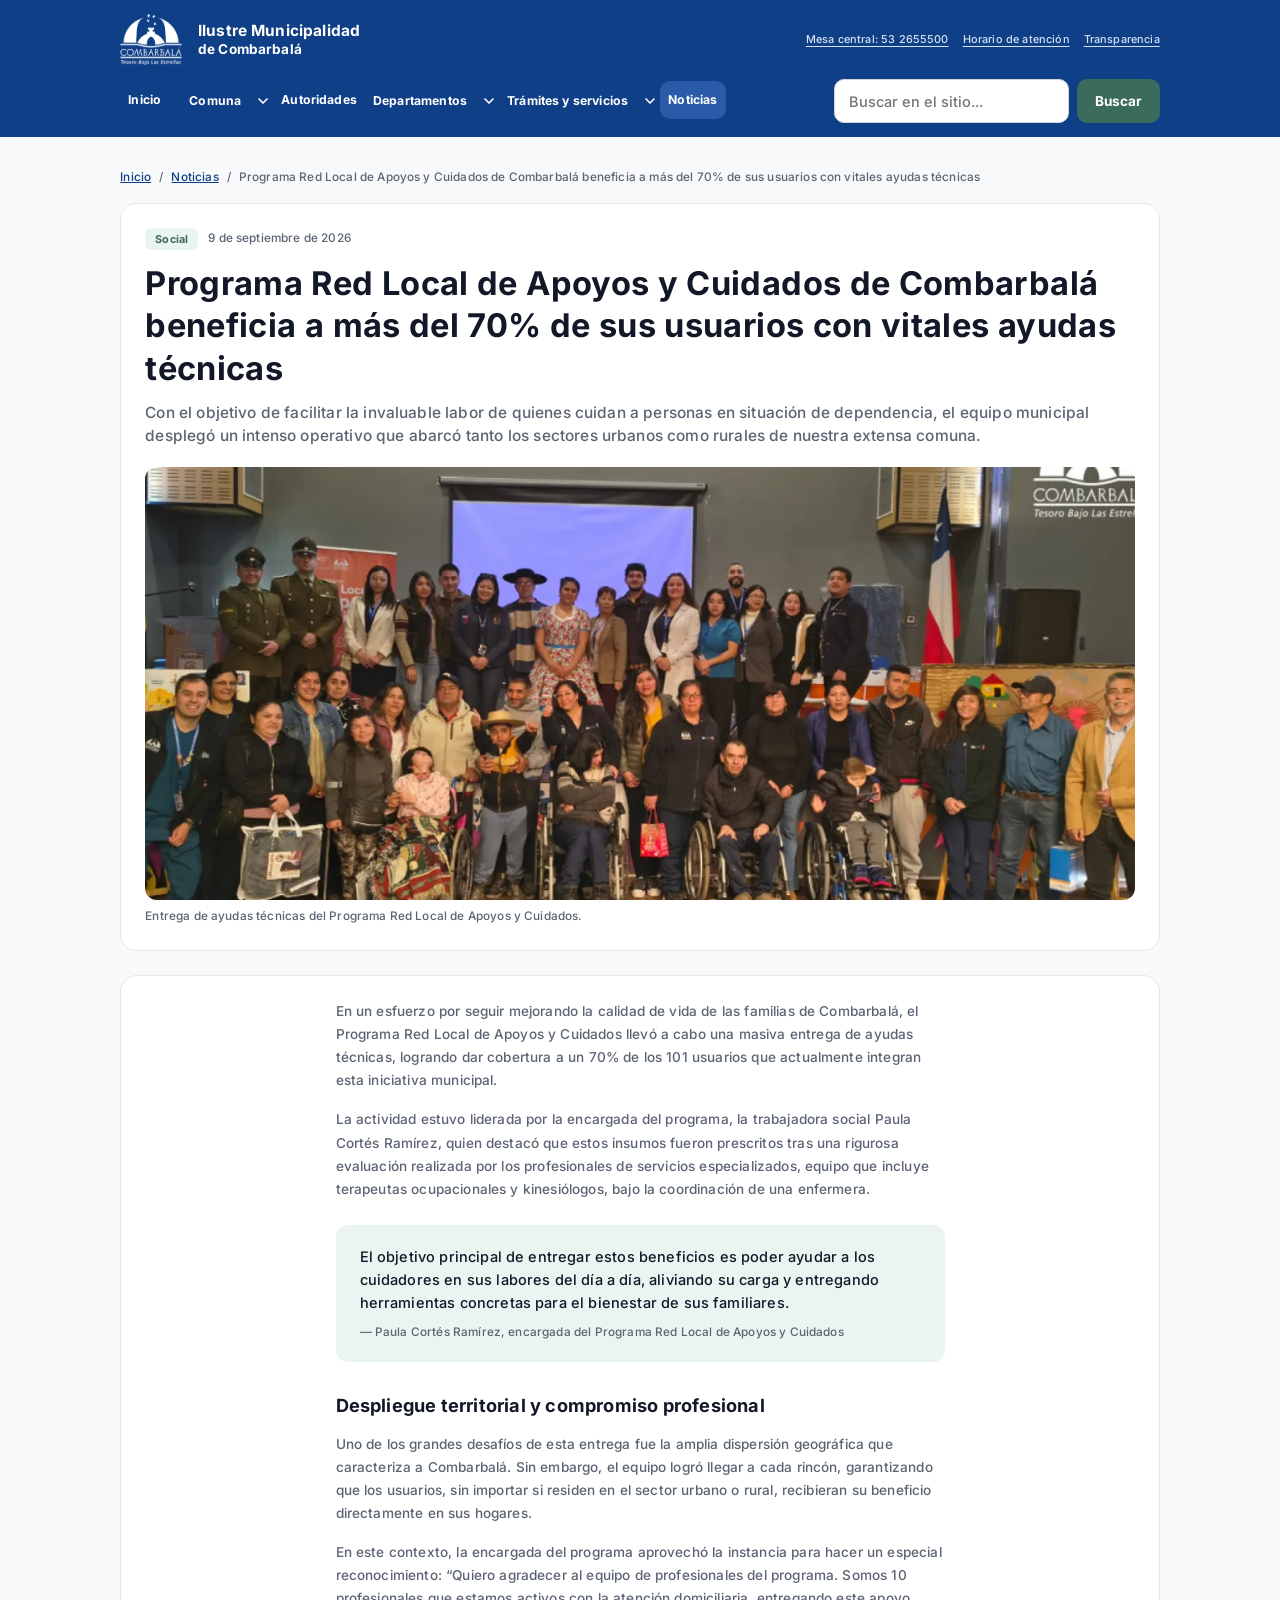
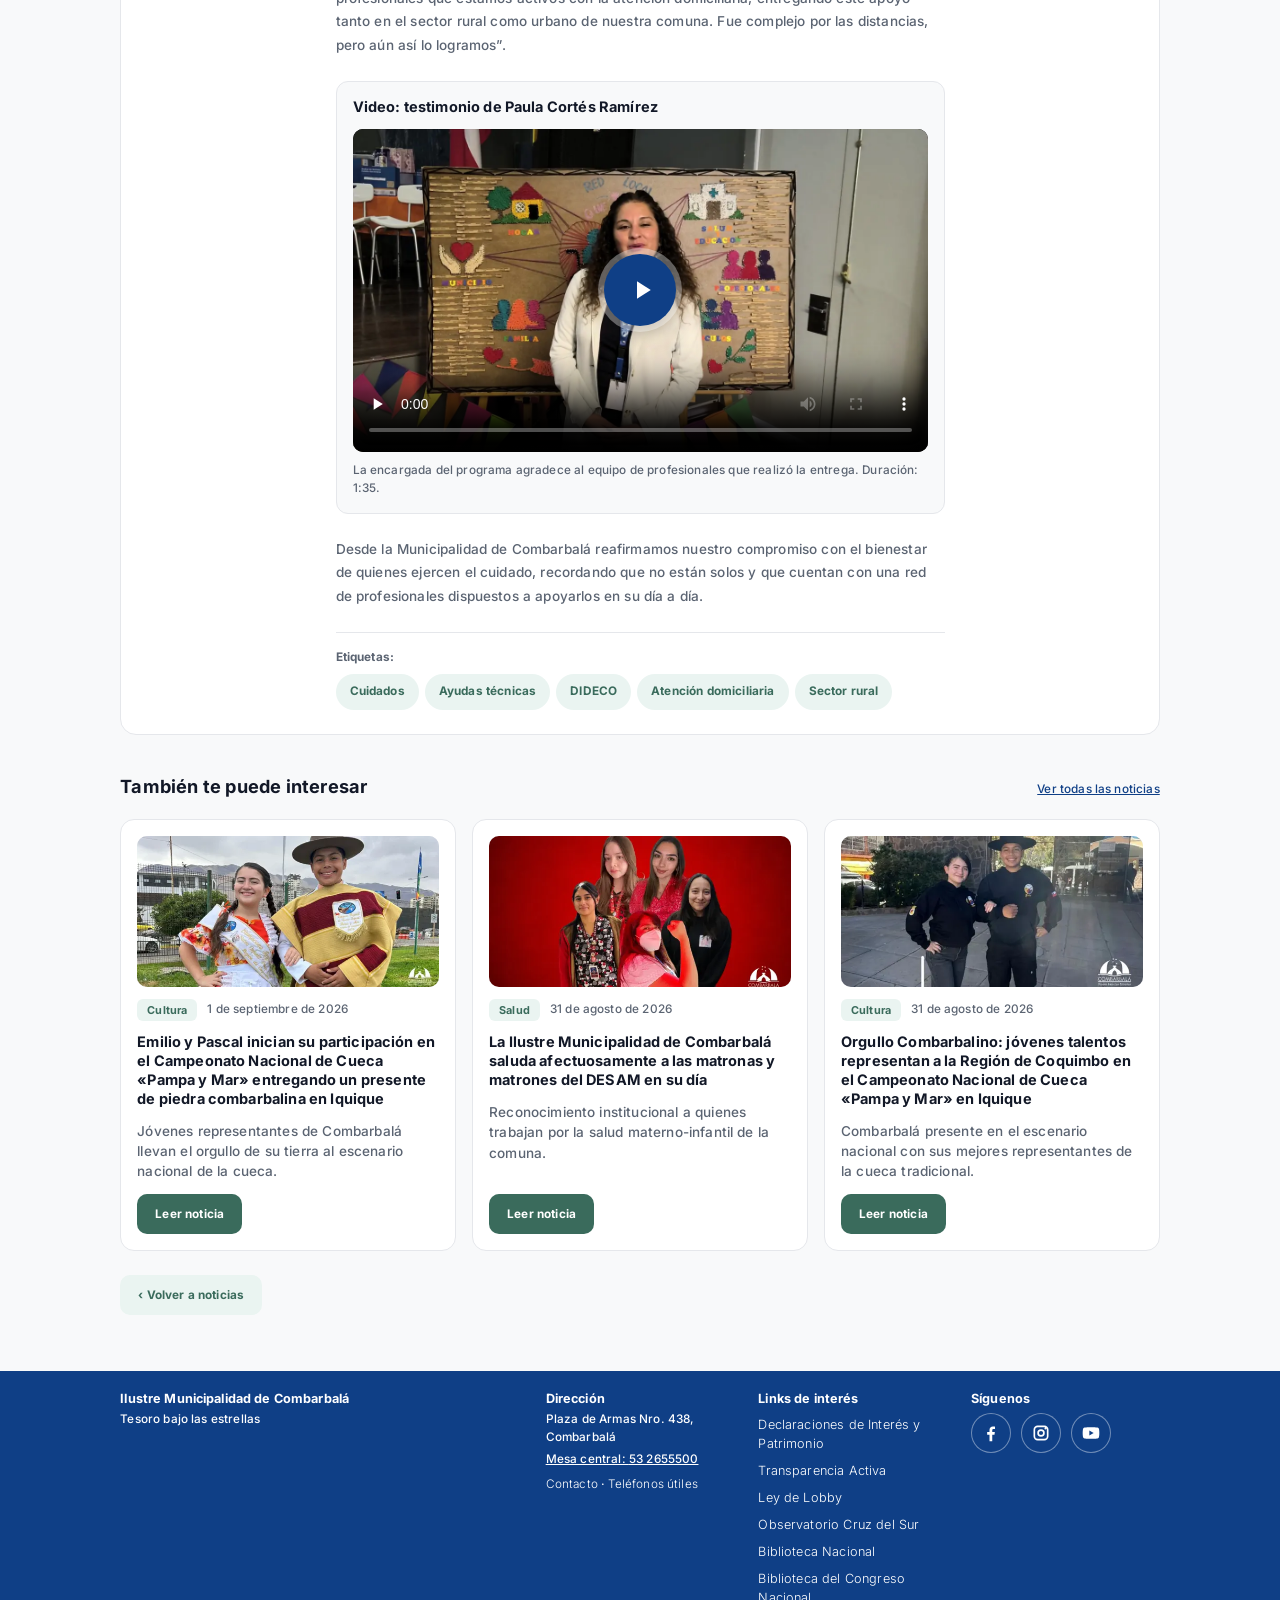
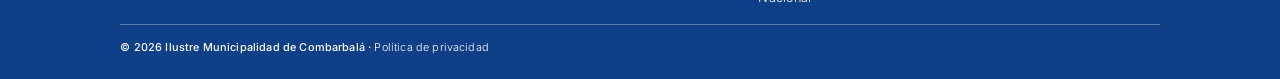
<file: noticia.html>
<!DOCTYPE html>
<html lang="es">
<head>
<meta charset="utf-8">
<meta name="viewport" content="width=device-width, initial-scale=1">
<title>Programa Red Local de Apoyos y Cuidados beneficia a más del 70% de sus usuarios | Municipalidad de Combarbalá</title>
<meta name="description" content="El Programa Red Local de Apoyos y Cuidados de Combarbalá entregó ayudas técnicas al 70% de sus usuarios, en sectores urbanos y rurales.">
<meta name="theme-color" content="#0F3F86">
<meta name="robots" content="index, follow">
<meta property="og:type" content="article">
<meta property="og:site_name" content="Ilustre Municipalidad de Combarbalá">
<meta property="og:locale" content="es_CL">
<meta property="og:title" content="Programa Red Local de Apoyos y Cuidados beneficia a más del 70% de sus usuarios">
<meta property="og:description" content="El Programa Red Local de Apoyos y Cuidados de Combarbalá entregó ayudas técnicas al 70% de sus usuarios, en sectores urbanos y rurales.">
<link rel="canonical" href="https://mmackay7exe.github.io/municombarbala-rework-ddec/noticia.html">
<meta property="og:url" content="https://mmackay7exe.github.io/municombarbala-rework-ddec/noticia.html">
<meta property="og:image" content="https://mmackay7exe.github.io/municombarbala-rework-ddec/img/og-noticia-red-local.jpg">
<meta property="og:image:width" content="1200">
<meta property="og:image:height" content="630">
<meta property="og:image:alt" content="Beneficiarios del Programa Red Local de Apoyos y Cuidados junto al equipo municipal">
<meta name="twitter:card" content="summary_large_image">
<link rel="icon" href="img/logo-azul.webp" type="image/webp">
<link rel="preload" href="fonts/inter-latin.woff2" as="font" type="font/woff2" crossorigin>
<link rel="stylesheet" href="css/styles.css">
<script>document.documentElement.className="js"</script>
<script src="js/main.js" defer></script>
</head>
<body>
<a class="skip" href="#main">Saltar al contenido</a>
<header class="hd"><div class="wrap">
<a class="brand" href="index.html"><img src="img/logo-blanco.webp" width="145" height="120" alt=""><span><b>Ilustre Municipalidad</b>de Combarbalá</span></a>
<button class="mb" type="button" aria-expanded="false" aria-controls="menu" aria-label="Menú principal"><span class="ham" aria-hidden="true"><i></i><i></i><i></i></span></button>
<div class="menu" id="menu"><div class="mi"><div class="mj">
<nav class="top" aria-label="Accesos rápidos"><ul><li><a href="tel:+56532655500">Mesa central: 53 2655500</a></li><li><a href="contacto.html#horario" data-ficha="horario">Horario de atención</a></li><li><a href="transparencia.html" data-ficha="transparencia">Transparencia</a></li></ul></nav>
<nav class="nav" aria-label="Principal"><ul><li><a href="index.html">Inicio</a></li><li class="has"><a href="comuna.html">Comuna</a><button class="sb" type="button" aria-expanded="false" aria-controls="sm1" aria-label="Submenú de Comuna"><svg viewBox="0 0 24 24" aria-hidden="true"><path d="M6 9l6 6 6-6"/></svg></button><div class="sw"><ul class="sub" id="sm1"><li><a href="comuna.html">Conoce la comuna</a></li><li><a href="comuna.html#observatorio">Observatorio</a></li><li><a href="comuna.html#artesania">Artesanía en combarbalita</a></li><li><a href="comuna.html#patrimonio">Patrimonio y petroglifos</a></li><li><a href="cultura-turismo.html">Cultura y turismo</a></li></ul></div></li><li><a href="autoridades.html">Autoridades</a></li><li class="has"><a href="departamentos.html">Departamentos</a><button class="sb" type="button" aria-expanded="false" aria-controls="sm3" aria-label="Submenú de Departamentos"><svg viewBox="0 0 24 24" aria-hidden="true"><path d="M6 9l6 6 6-6"/></svg></button><div class="sw"><ul class="sub" id="sm3"><li><a href="departamentos.html#desam">Departamento de Salud Municipal (DESAM)</a></li><li><a href="departamentos.html#daem">Departamento de Educación (DAEM)</a></li><li><a href="departamentos.html#dideco">Desarrollo Comunitario (DIDECO)</a></li><li><a href="departamentos.html#daf">Administración y Finanzas (DAF)</a></li><li><a href="departamentos.html#dom">Dirección de Obras Municipales (DOM)</a></li><li><a href="departamentos.html#secpla">Secretaría Comunal de Planificación (SECPLA)</a></li><li><a href="departamentos.html#deportes">Oficina de Deportes</a></li><li><a href="departamentos.html#transito">Departamento de Tránsito</a></li><li><a href="departamentos.html#jpl">Juzgado de Policía Local</a></li></ul></div></li><li class="has"><a href="tramites.html">Trámites y servicios</a><button class="sb" type="button" aria-expanded="false" aria-controls="sm4" aria-label="Submenú de Trámites y servicios"><svg viewBox="0 0 24 24" aria-hidden="true"><path d="M6 9l6 6 6-6"/></svg></button><div class="sw"><ul class="sub" id="sm4"><li><a href="tramites.html#permiso">Permiso de circulación</a></li><li><a href="tramites.html#patentes">Patentes municipales</a></li><li><a href="tramites.html#licencias">Licencias de conducir</a></li><li><a href="tramites.html#pagos">Convenios de pago</a></li></ul></div></li><li><a href="noticias.html" aria-current="page">Noticias</a></li></ul></nav>
<form class="bus" role="search" action="buscar.html" method="get"><label class="sr" for="q1">Buscar en el sitio</label><input id="q1" type="search" name="q" placeholder="Buscar en el sitio..." autocomplete="off"><button class="btn" type="submit">Buscar</button></form>
</div></div></div></div></header>
<main id="main" class="wrap" tabindex="-1">
<nav class="bc" aria-label="Migas de pan"><ol itemscope itemtype="https://schema.org/BreadcrumbList"><li itemprop="itemListElement" itemscope itemtype="https://schema.org/ListItem"><a itemprop="item" href="index.html"><span itemprop="name">Inicio</span></a><meta itemprop="position" content="1"></li><li itemprop="itemListElement" itemscope itemtype="https://schema.org/ListItem"><a itemprop="item" href="noticias.html"><span itemprop="name">Noticias</span></a><meta itemprop="position" content="2"></li><li aria-current="page" itemprop="itemListElement" itemscope itemtype="https://schema.org/ListItem"><span itemprop="name">Programa Red Local de Apoyos y Cuidados de Combarbalá beneficia a más del 70% de sus usuarios con vitales ayudas técnicas</span><meta itemprop="position" content="3"></li></ol></nav>
<article aria-labelledby="t-art" itemscope itemtype="https://schema.org/NewsArticle">
<header class="panel nt">
<p class="tg"><span class="tag" itemprop="articleSection">Social</span><time itemprop="datePublished" datetime="2026-09-09">9 de septiembre de 2026</time></p>
<h1 id="t-art" itemprop="headline">Programa Red Local de Apoyos y Cuidados de Combarbalá beneficia a más del 70% de sus usuarios con vitales ayudas técnicas</h1>
<p class="ent" itemprop="description">Con el objetivo de facilitar la invaluable labor de quienes cuidan a personas en situación de dependencia, el equipo municipal desplegó un intenso operativo que abarcó tanto los sectores urbanos como rurales de nuestra extensa comuna.</p>
<figure class="fig"><img itemprop="image" src="img/noticia1.webp" srcset="img/noticia1-600.webp 600w, img/noticia1-900.webp 900w, img/noticia1.webp 1200w" sizes="(min-width: 1200px) 1150px, 100vw" width="1200" height="750" fetchpriority="high" alt="Personas beneficiarias del Programa Red Local de Apoyos y Cuidados junto a autoridades y al equipo del programa en un auditorio"><figcaption>Entrega de ayudas técnicas del Programa Red Local de Apoyos y Cuidados.</figcaption></figure>
<span itemprop="author" itemscope itemtype="https://schema.org/GovernmentOrganization"><meta itemprop="name" content="Ilustre Municipalidad de Combarbalá"></span><span itemprop="publisher" itemscope itemtype="https://schema.org/GovernmentOrganization"><meta itemprop="name" content="Ilustre Municipalidad de Combarbalá"><link itemprop="logo" href="img/logo-azul.webp"></span><meta itemprop="keywords" content="cuidados, ayudas técnicas, DIDECO, discapacidad, atención domiciliaria">
</header>
<div class="panel pn txt2 art" itemprop="articleBody">
<p>En un esfuerzo por seguir mejorando la calidad de vida de las familias de Combarbalá, el Programa Red Local de Apoyos y Cuidados llevó a cabo una masiva entrega de ayudas técnicas, logrando dar cobertura a un 70% de los 101 usuarios que actualmente integran esta iniciativa municipal.</p>
<p>La actividad estuvo liderada por la encargada del programa, la trabajadora social Paula Cortés Ramírez, quien destacó que estos insumos fueron prescritos tras una rigurosa evaluación realizada por los profesionales de servicios especializados, equipo que incluye terapeutas ocupacionales y kinesiólogos, bajo la coordinación de una enfermera.</p>
<figure class="cita"><blockquote><p>El objetivo principal de entregar estos beneficios es poder ayudar a los cuidadores en sus labores del día a día, aliviando su carga y entregando herramientas concretas para el bienestar de sus familiares.</p></blockquote><figcaption>— Paula Cortés Ramírez, encargada del Programa Red Local de Apoyos y Cuidados</figcaption></figure>
<h2>Despliegue territorial y compromiso profesional</h2>
<p>Uno de los grandes desafíos de esta entrega fue la amplia dispersión geográfica que caracteriza a Combarbalá. Sin embargo, el equipo logró llegar a cada rincón, garantizando que los usuarios, sin importar si residen en el sector urbano o rural, recibieran su beneficio directamente en sus hogares.</p>
<p>En este contexto, la encargada del programa aprovechó la instancia para hacer un especial reconocimiento: <q>Quiero agradecer al equipo de profesionales del programa. Somos 10 profesionales que estamos activos con la atención domiciliaria, entregando este apoyo tanto en el sector rural como urbano de nuestra comuna. Fue complejo por las distancias, pero aún así lo logramos</q>.</p>
<figure class="vid" aria-labelledby="t-vid"><h3 id="t-vid">Video: testimonio de Paula Cortés Ramírez</h3><video controls preload="none" playsinline poster="img/video-red-local.webp" width="1280" height="720" aria-describedby="vid-d"><source src="https://www.municombarbala.cl/wp-content/uploads/2026/09/2026-09-09-Prlac-Paula-Cortes-Ramirez.mp4" type="video/mp4"><p>Tu navegador no puede reproducir el video. <a href="https://www.municombarbala.cl/wp-content/uploads/2026/09/2026-09-09-Prlac-Paula-Cortes-Ramirez.mp4" rel="noopener">Descárgalo en MP4</a>.</p></video><figcaption id="vid-d">La encargada del programa agradece al equipo de profesionales que realizó la entrega. Duración: 1:35.</figcaption></figure>
<p>Desde la Municipalidad de Combarbalá reafirmamos nuestro compromiso con el bienestar de quienes ejercen el cuidado, recordando que no están solos y que cuentan con una red de profesionales dispuestos a apoyarlos en su día a día.</p>
<div class="etq"><h2 class="sr">Etiquetas</h2><span aria-hidden="true">Etiquetas:</span><ul><li><a href="buscar.html?q=cuidados" rel="tag">Cuidados</a></li><li><a href="buscar.html?q=ayudas%20t%C3%A9cnicas" rel="tag">Ayudas técnicas</a></li><li><a href="buscar.html?q=dideco" rel="tag">DIDECO</a></li><li><a href="buscar.html?q=atenci%C3%B3n%20domiciliaria" rel="tag">Atención domiciliaria</a></li><li><a href="buscar.html?q=sector%20rural" rel="tag">Sector rural</a></li></ul></div>
</div>
</article>

<section aria-labelledby="t-rel"><div class="sh"><h2 id="t-rel">También te puede interesar</h2><a href="noticias.html">Ver todas las noticias</a></div>
<div class="grid m">
<article class="card nc" itemscope itemtype="https://schema.org/NewsArticle"><img itemprop="image" class="ph" src="img/noticia2.webp" srcset="img/noticia2-600.webp 600w, img/noticia2-900.webp 900w, img/noticia2.webp 1200w" sizes="(min-width: 1024px) 380px, (min-width: 768px) 50vw, 100vw" width="1200" height="576" loading="lazy" alt="Emilio y Pascal con trajes típicos de cueca"><div class="tg"><span class="tag" itemprop="articleSection">Cultura</span><time itemprop="datePublished" datetime="2026-09-01">1 de septiembre de 2026</time></div><h3 itemprop="headline"><a class="l" itemprop="url" href="noticia.html">Emilio y Pascal inician su participación en el Campeonato Nacional de Cueca «Pampa y Mar» entregando un presente de piedra combarbalina en Iquique</a></h3><p itemprop="description">Jóvenes representantes de Combarbalá llevan el orgullo de su tierra al escenario nacional de la cueca.</p><span class="btn" aria-hidden="true">Leer noticia</span><span itemprop="publisher" itemscope itemtype="https://schema.org/GovernmentOrganization"><meta itemprop="name" content="Ilustre Municipalidad de Combarbalá"><link itemprop="logo" href="img/logo-azul.webp"></span></article>
<article class="card nc" itemscope itemtype="https://schema.org/NewsArticle"><img itemprop="image" class="ph" src="img/noticia3.webp" srcset="img/noticia3-600.webp 600w, img/noticia3-900.webp 900w, img/noticia3.webp 1200w" sizes="(min-width: 1024px) 380px, (min-width: 768px) 50vw, 100vw" width="1200" height="576" loading="lazy" alt="Matronas del DESAM sobre un fondo rojo"><div class="tg"><span class="tag" itemprop="articleSection">Salud</span><time itemprop="datePublished" datetime="2026-08-31">31 de agosto de 2026</time></div><h3 itemprop="headline"><a class="l" itemprop="url" href="noticia.html">La Ilustre Municipalidad de Combarbalá saluda afectuosamente a las matronas y matrones del DESAM en su día</a></h3><p itemprop="description">Reconocimiento institucional a quienes trabajan por la salud materno-infantil de la comuna.</p><span class="btn" aria-hidden="true">Leer noticia</span><span itemprop="publisher" itemscope itemtype="https://schema.org/GovernmentOrganization"><meta itemprop="name" content="Ilustre Municipalidad de Combarbalá"><link itemprop="logo" href="img/logo-azul.webp"></span></article>
<article class="card nc" itemscope itemtype="https://schema.org/NewsArticle"><img itemprop="image" class="ph" src="img/noticia4.webp" srcset="img/noticia4-600.webp 600w, img/noticia4-900.webp 900w, img/noticia4.webp 1200w" sizes="(min-width: 1024px) 380px, (min-width: 768px) 50vw, 100vw" width="1200" height="576" loading="lazy" alt="Dos jóvenes cuequeros de Combarbalá en Iquique"><div class="tg"><span class="tag" itemprop="articleSection">Cultura</span><time itemprop="datePublished" datetime="2026-08-31">31 de agosto de 2026</time></div><h3 itemprop="headline"><a class="l" itemprop="url" href="noticia.html">Orgullo Combarbalino: jóvenes talentos representan a la Región de Coquimbo en el Campeonato Nacional de Cueca «Pampa y Mar» en Iquique</a></h3><p itemprop="description">Combarbalá presente en el escenario nacional con sus mejores representantes de la cueca tradicional.</p><span class="btn" aria-hidden="true">Leer noticia</span><span itemprop="publisher" itemscope itemtype="https://schema.org/GovernmentOrganization"><meta itemprop="name" content="Ilustre Municipalidad de Combarbalá"><link itemprop="logo" href="img/logo-azul.webp"></span></article>
</div></section>
<p class="vol"><a class="btn s" href="noticias.html">‹ Volver a noticias</a></p>
</main>
<footer class="ft"><div class="wrap" itemscope itemtype="https://schema.org/GovernmentOrganization"><link itemprop="url" href="index.html"><link itemprop="logo" href="img/logo-azul.webp">
<div><h2 itemprop="name">Ilustre Municipalidad de Combarbalá</h2><p itemprop="slogan">Tesoro bajo las estrellas</p></div>
<div><h2>Dirección</h2><p itemprop="address" itemscope itemtype="https://schema.org/PostalAddress"><span itemprop="streetAddress">Plaza de Armas Nro. 438</span>, <span itemprop="addressLocality">Combarbalá</span><meta itemprop="addressRegion" content="Coquimbo"><meta itemprop="addressCountry" content="CL"></p><p class="u"><a href="tel:+56532655500">Mesa central: <span itemprop="telephone">53 2655500</span></a></p><p><a href="contacto.html">Contacto</a> · <a href="contacto.html#telefonos">Teléfonos útiles</a></p></div>
<div><h2>Links de interés</h2><ul><li><a href="https://www.declaracionjurada.cl/pubsistema/patrimonio.web.publico/pu/index.html?sid=386" rel="noopener">Declaraciones de Interés y Patrimonio</a></li><li><a href="https://www.portaltransparencia.cl/PortalPdT/pdtta?codOrganismo=MU060" rel="noopener">Transparencia Activa</a></li><li><a href="https://www.leylobby.gob.cl/instituciones/MU060" rel="noopener">Ley de Lobby</a></li><li><a href="https://obscruzdelsur.cl/" rel="noopener">Observatorio Cruz del Sur</a></li><li><a href="https://www.bibliotecanacional.gob.cl/sitio/" rel="noopener">Biblioteca Nacional</a></li><li><a href="https://www.bcn.cl/" rel="noopener">Biblioteca del Congreso Nacional</a></li></ul></div>
<div><h2>Síguenos</h2><ul class="soc"><li><a itemprop="sameAs" href="https://www.facebook.com/municombarbala/" rel="noopener" aria-label="Facebook"><svg viewBox="0 0 24 24" aria-hidden="true"><path d="M13.5 22v-8h2.7l.4-3.2h-3.1V8.8c0-.9.3-1.6 1.6-1.6h1.7V4.4c-.3 0-1.3-.1-2.5-.1-2.5 0-4.1 1.5-4.1 4.2v2.3H7.4V14h2.8v8z"/></svg></a></li><li><a itemprop="sameAs" href="https://www.instagram.com/muni.combarbala/" rel="noopener" aria-label="Instagram"><svg viewBox="0 0 24 24" aria-hidden="true"><path fill-rule="evenodd" d="M8 3h8a5 5 0 0 1 5 5v8a5 5 0 0 1-5 5H8a5 5 0 0 1-5-5V8a5 5 0 0 1 5-5zm0 2a3 3 0 0 0-3 3v8a3 3 0 0 0 3 3h8a3 3 0 0 0 3-3V8a3 3 0 0 0-3-3zm4 2.5a4.5 4.5 0 1 1 0 9 4.5 4.5 0 0 1 0-9zm0 2a2.5 2.5 0 1 0 0 5 2.5 2.5 0 0 0 0-5zM17.3 5.5a1.2 1.2 0 1 1 0 2.4 1.2 1.2 0 0 1 0-2.4z"/></svg></a></li><li><a itemprop="sameAs" href="https://www.youtube.com/@municombarbala" rel="noopener" aria-label="YouTube"><svg viewBox="0 0 24 24" aria-hidden="true"><path fill-rule="evenodd" d="M21.6 7.2a2.5 2.5 0 0 0-1.8-1.8C18.2 5 12 5 12 5s-6.2 0-7.8.4a2.5 2.5 0 0 0-1.8 1.8A26 26 0 0 0 2 12a26 26 0 0 0 .4 4.8 2.5 2.5 0 0 0 1.8 1.8c1.6.4 7.8.4 7.8.4s6.2 0 7.8-.4a2.5 2.5 0 0 0 1.8-1.8A26 26 0 0 0 22 12a26 26 0 0 0-.4-4.8zM10 15V9l5.2 3z"/></svg></a></li></ul></div>
<p class="low">© 2026 Ilustre Municipalidad de Combarbalá · <a href="privacidad.html">Política de privacidad</a></p>
</div></footer>
</body>
</html>
</file>
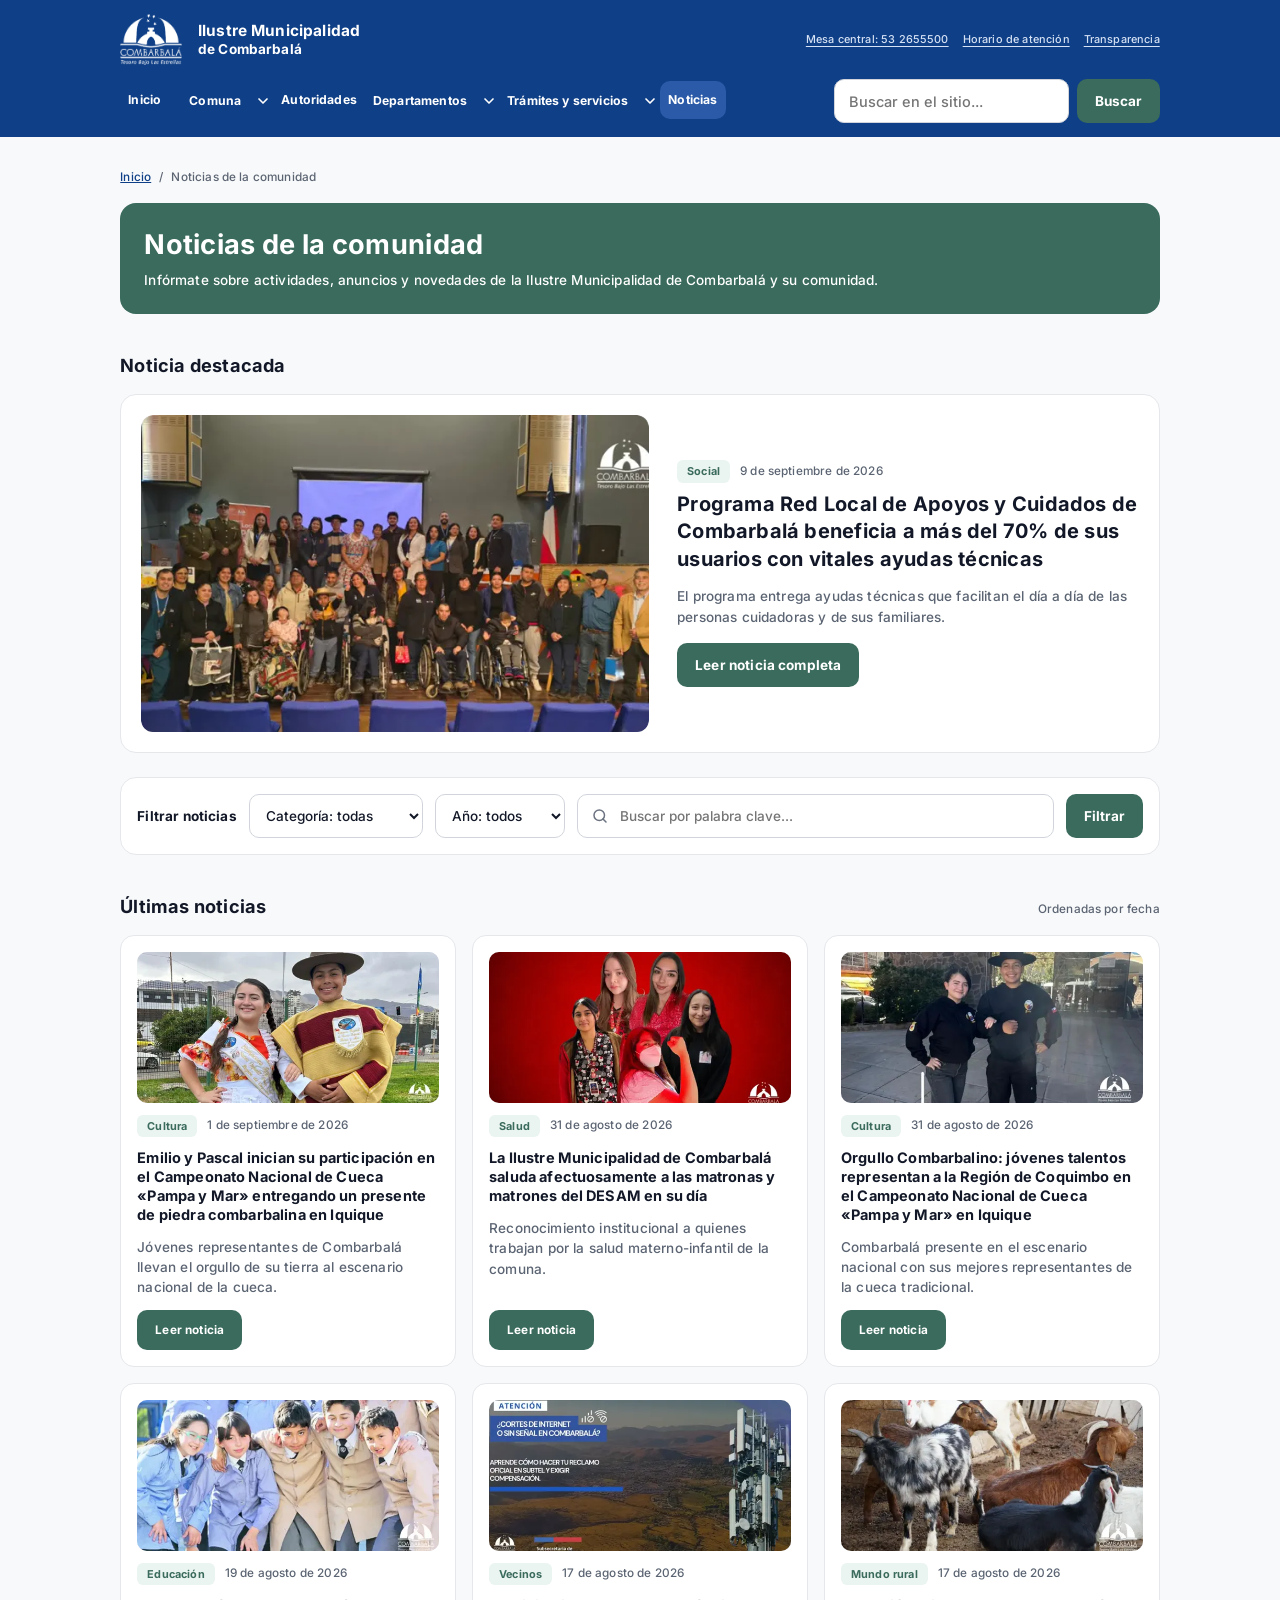
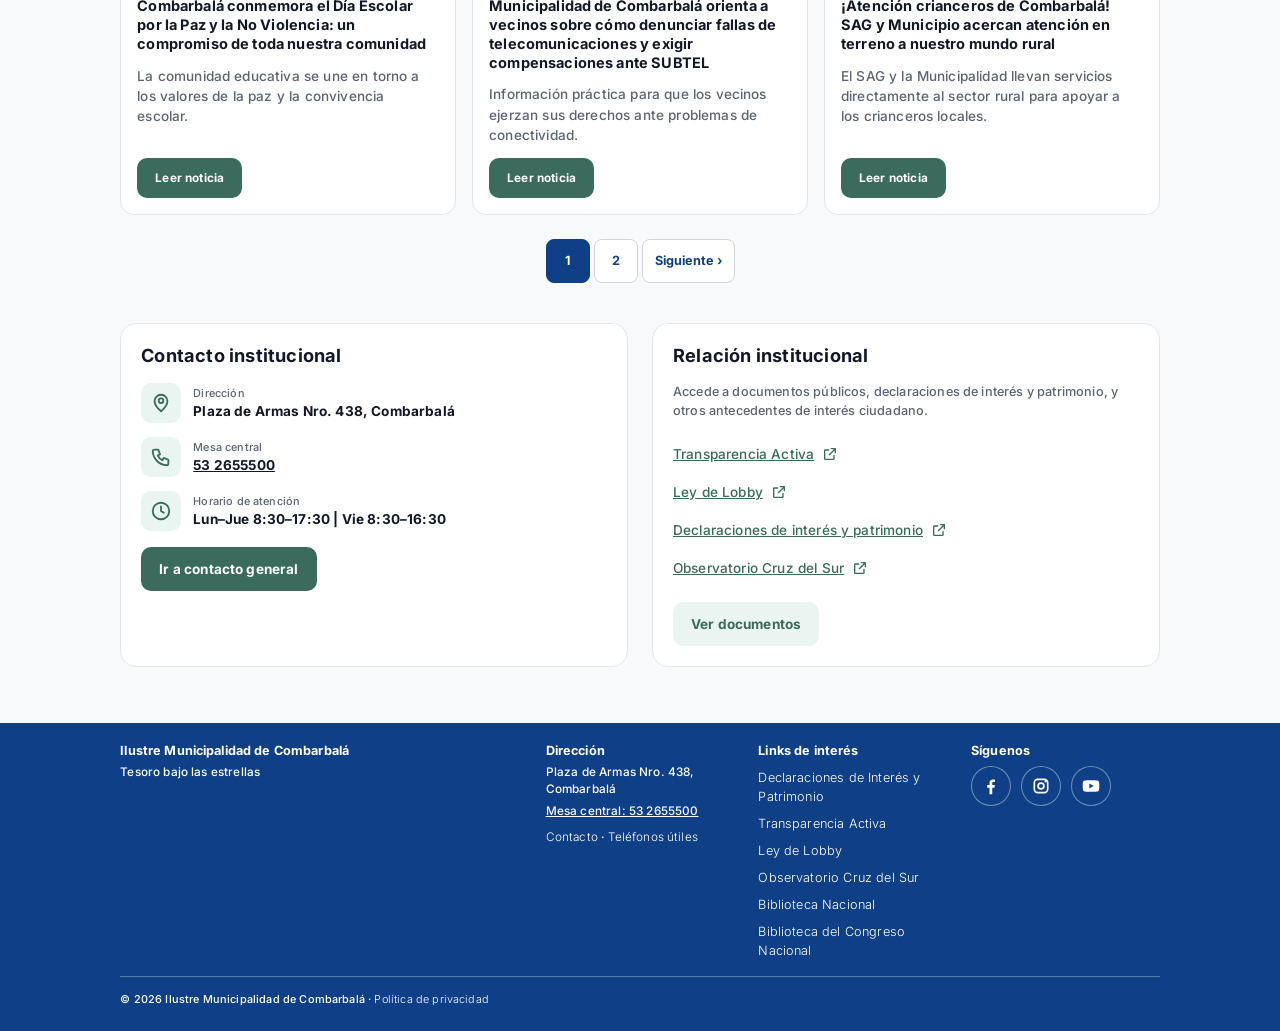
<file: noticias.html>
<!DOCTYPE html>
<html lang="es">
<head>
<meta charset="utf-8">
<meta name="viewport" content="width=device-width, initial-scale=1">
<title>Noticias de la comunidad | Municipalidad de Combarbalá</title>
<meta name="description" content="Noticias, actividades y anuncios de la Ilustre Municipalidad de Combarbalá y su comunidad.">
<meta name="theme-color" content="#0F3F86">
<meta name="robots" content="index, follow">
<meta property="og:type" content="website">
<meta property="og:site_name" content="Ilustre Municipalidad de Combarbalá">
<meta property="og:locale" content="es_CL">
<meta property="og:title" content="Noticias de la comunidad">
<meta property="og:description" content="Noticias, actividades y anuncios de la Ilustre Municipalidad de Combarbalá y su comunidad.">
<link rel="canonical" href="https://mmackay7exe.github.io/municombarbala-rework-ddec/noticias.html">
<meta property="og:url" content="https://mmackay7exe.github.io/municombarbala-rework-ddec/noticias.html">
<meta property="og:image" content="https://mmackay7exe.github.io/municombarbala-rework-ddec/img/og-combarbala.jpg">
<meta property="og:image:width" content="1200">
<meta property="og:image:height" content="630">
<meta property="og:image:alt" content="Plaza de Armas de Combarbalá con la iglesia al fondo">
<meta name="twitter:card" content="summary_large_image">
<link rel="icon" href="img/logo-azul.webp" type="image/webp">
<link rel="preload" href="fonts/inter-latin.woff2" as="font" type="font/woff2" crossorigin>
<link rel="stylesheet" href="css/styles.css">
<script>document.documentElement.className="js"</script>
<script src="js/main.js" defer></script>
</head>
<body>
<a class="skip" href="#main">Saltar al contenido</a>
<header class="hd"><div class="wrap">
<a class="brand" href="index.html"><img src="img/logo-blanco.webp" width="145" height="120" alt=""><span><b>Ilustre Municipalidad</b>de Combarbalá</span></a>
<button class="mb" type="button" aria-expanded="false" aria-controls="menu" aria-label="Menú principal"><span class="ham" aria-hidden="true"><i></i><i></i><i></i></span></button>
<div class="menu" id="menu"><div class="mi"><div class="mj">
<nav class="top" aria-label="Accesos rápidos"><ul><li><a href="tel:+56532655500">Mesa central: 53 2655500</a></li><li><a href="contacto.html#horario" data-ficha="horario">Horario de atención</a></li><li><a href="transparencia.html" data-ficha="transparencia">Transparencia</a></li></ul></nav>
<nav class="nav" aria-label="Principal"><ul><li><a href="index.html">Inicio</a></li><li class="has"><a href="comuna.html">Comuna</a><button class="sb" type="button" aria-expanded="false" aria-controls="sm1" aria-label="Submenú de Comuna"><svg viewBox="0 0 24 24" aria-hidden="true"><path d="M6 9l6 6 6-6"/></svg></button><div class="sw"><ul class="sub" id="sm1"><li><a href="comuna.html">Conoce la comuna</a></li><li><a href="comuna.html#observatorio">Observatorio</a></li><li><a href="comuna.html#artesania">Artesanía en combarbalita</a></li><li><a href="comuna.html#patrimonio">Patrimonio y petroglifos</a></li><li><a href="cultura-turismo.html">Cultura y turismo</a></li></ul></div></li><li><a href="autoridades.html">Autoridades</a></li><li class="has"><a href="departamentos.html">Departamentos</a><button class="sb" type="button" aria-expanded="false" aria-controls="sm3" aria-label="Submenú de Departamentos"><svg viewBox="0 0 24 24" aria-hidden="true"><path d="M6 9l6 6 6-6"/></svg></button><div class="sw"><ul class="sub" id="sm3"><li><a href="departamentos.html#desam">Departamento de Salud Municipal (DESAM)</a></li><li><a href="departamentos.html#daem">Departamento de Educación (DAEM)</a></li><li><a href="departamentos.html#dideco">Desarrollo Comunitario (DIDECO)</a></li><li><a href="departamentos.html#daf">Administración y Finanzas (DAF)</a></li><li><a href="departamentos.html#dom">Dirección de Obras Municipales (DOM)</a></li><li><a href="departamentos.html#secpla">Secretaría Comunal de Planificación (SECPLA)</a></li><li><a href="departamentos.html#deportes">Oficina de Deportes</a></li><li><a href="departamentos.html#transito">Departamento de Tránsito</a></li><li><a href="departamentos.html#jpl">Juzgado de Policía Local</a></li></ul></div></li><li class="has"><a href="tramites.html">Trámites y servicios</a><button class="sb" type="button" aria-expanded="false" aria-controls="sm4" aria-label="Submenú de Trámites y servicios"><svg viewBox="0 0 24 24" aria-hidden="true"><path d="M6 9l6 6 6-6"/></svg></button><div class="sw"><ul class="sub" id="sm4"><li><a href="tramites.html#permiso">Permiso de circulación</a></li><li><a href="tramites.html#patentes">Patentes municipales</a></li><li><a href="tramites.html#licencias">Licencias de conducir</a></li><li><a href="tramites.html#pagos">Convenios de pago</a></li></ul></div></li><li><a href="noticias.html" aria-current="page">Noticias</a></li></ul></nav>
<form class="bus" role="search" action="buscar.html" method="get"><label class="sr" for="q1">Buscar en el sitio</label><input id="q1" type="search" name="q" placeholder="Buscar en el sitio..." autocomplete="off"><button class="btn" type="submit">Buscar</button></form>
</div></div></div></div></header>
<main id="main" class="wrap" tabindex="-1">
<nav class="bc" aria-label="Migas de pan"><ol itemscope itemtype="https://schema.org/BreadcrumbList"><li itemprop="itemListElement" itemscope itemtype="https://schema.org/ListItem"><a itemprop="item" href="index.html"><span itemprop="name">Inicio</span></a><meta itemprop="position" content="1"></li><li aria-current="page" itemprop="itemListElement" itemscope itemtype="https://schema.org/ListItem"><span itemprop="name">Noticias de la comunidad</span><meta itemprop="position" content="2"></li></ol></nav>
<div class="ban"><h1>Noticias de la comunidad</h1><p>Infórmate sobre actividades, anuncios y novedades de la Ilustre Municipalidad de Combarbalá y su comunidad.</p></div>

<section aria-labelledby="t-dst"><div class="sh"><h2 id="t-dst">Noticia destacada</h2></div>
<article class="panel nd" itemscope itemtype="https://schema.org/NewsArticle"><img itemprop="image" src="img/noticia1.webp" srcset="img/noticia1-600.webp 600w, img/noticia1-900.webp 900w, img/noticia1.webp 1200w" sizes="(min-width: 768px) 600px, 100vw" width="1200" height="750" fetchpriority="high" alt="Personas beneficiarias del Programa Red Local de Apoyos y Cuidados junto a autoridades en un auditorio">
<div class="nd-t"><div class="tg"><span class="tag" itemprop="articleSection">Social</span><time itemprop="datePublished" datetime="2026-09-09">9 de septiembre de 2026</time></div>
<h3 itemprop="headline"><a itemprop="url" href="noticia.html">Programa Red Local de Apoyos y Cuidados de Combarbalá beneficia a más del 70% de sus usuarios con vitales ayudas técnicas</a></h3>
<p itemprop="description">El programa entrega ayudas técnicas que facilitan el día a día de las personas cuidadoras y de sus familiares.</p>
<span class="btn" aria-hidden="true">Leer noticia completa</span></div><span itemprop="publisher" itemscope itemtype="https://schema.org/GovernmentOrganization"><meta itemprop="name" content="Ilustre Municipalidad de Combarbalá"><link itemprop="logo" href="img/logo-azul.webp"></span></article></section>

<form class="panel nfl" role="search" aria-label="Filtrar noticias" action="noticias.html">
<b class="nfl-t">Filtrar noticias</b>
<label><span class="sr">Categoría</span><select id="n-cat" name="cat"><option value="">Categoría: todas</option><option>Social</option><option>Cultura</option><option>Salud</option><option>Educación</option><option>Vecinos</option><option>Mundo rural</option><option>Seguridad</option></select></label>
<label><span class="sr">Año</span><select id="n-y" name="y"><option value="">Año: todos</option><option>2026</option></select></label>
<label class="fi"><span class="sr">Buscar por palabra clave</span><svg viewBox="0 0 24 24" aria-hidden="true"><circle cx="11" cy="11" r="7"/><path d="M20 20l-4-4"/></svg><input id="q4" type="search" name="q" placeholder="Buscar por palabra clave..." autocomplete="off"></label>
<button class="btn" type="submit">Filtrar</button>
</form>

<section aria-labelledby="t-ult"><div class="sh"><h2 id="t-ult">Últimas noticias</h2><span class="meta">Ordenadas por fecha</span></div>
<p class="rc" id="rc4" aria-live="polite"></p>
<div class="grid m nwg" id="nwg">
<article class="card nc" data-c="Cultura" data-y="2026" itemscope itemtype="https://schema.org/NewsArticle"><img itemprop="image" class="ph" src="img/noticia2.webp" srcset="img/noticia2-600.webp 600w, img/noticia2-900.webp 900w, img/noticia2.webp 1200w" sizes="(min-width: 1024px) 380px, (min-width: 768px) 50vw, 100vw" width="1200" height="576" loading="lazy" alt="Emilio y Pascal con trajes típicos de cueca"><div class="tg"><span class="tag" itemprop="articleSection">Cultura</span><time itemprop="datePublished" datetime="2026-09-01">1 de septiembre de 2026</time></div><h3 itemprop="headline"><a class="l" itemprop="url" href="noticia.html">Emilio y Pascal inician su participación en el Campeonato Nacional de Cueca «Pampa y Mar» entregando un presente de piedra combarbalina en Iquique</a></h3><p itemprop="description">Jóvenes representantes de Combarbalá llevan el orgullo de su tierra al escenario nacional de la cueca.</p><span class="btn" aria-hidden="true">Leer noticia</span><span itemprop="publisher" itemscope itemtype="https://schema.org/GovernmentOrganization"><meta itemprop="name" content="Ilustre Municipalidad de Combarbalá"><link itemprop="logo" href="img/logo-azul.webp"></span></article>
<article class="card nc" data-c="Salud" data-y="2026" itemscope itemtype="https://schema.org/NewsArticle"><img itemprop="image" class="ph" src="img/noticia3.webp" srcset="img/noticia3-600.webp 600w, img/noticia3-900.webp 900w, img/noticia3.webp 1200w" sizes="(min-width: 1024px) 380px, (min-width: 768px) 50vw, 100vw" width="1200" height="576" loading="lazy" alt="Matronas del DESAM sobre un fondo rojo"><div class="tg"><span class="tag" itemprop="articleSection">Salud</span><time itemprop="datePublished" datetime="2026-08-31">31 de agosto de 2026</time></div><h3 itemprop="headline"><a class="l" itemprop="url" href="noticia.html">La Ilustre Municipalidad de Combarbalá saluda afectuosamente a las matronas y matrones del DESAM en su día</a></h3><p itemprop="description">Reconocimiento institucional a quienes trabajan por la salud materno-infantil de la comuna.</p><span class="btn" aria-hidden="true">Leer noticia</span><span itemprop="publisher" itemscope itemtype="https://schema.org/GovernmentOrganization"><meta itemprop="name" content="Ilustre Municipalidad de Combarbalá"><link itemprop="logo" href="img/logo-azul.webp"></span></article>
<article class="card nc" data-c="Cultura" data-y="2026" itemscope itemtype="https://schema.org/NewsArticle"><img itemprop="image" class="ph" src="img/noticia4.webp" srcset="img/noticia4-600.webp 600w, img/noticia4-900.webp 900w, img/noticia4.webp 1200w" sizes="(min-width: 1024px) 380px, (min-width: 768px) 50vw, 100vw" width="1200" height="576" loading="lazy" alt="Dos jóvenes cuequeros de Combarbalá en Iquique"><div class="tg"><span class="tag" itemprop="articleSection">Cultura</span><time itemprop="datePublished" datetime="2026-08-31">31 de agosto de 2026</time></div><h3 itemprop="headline"><a class="l" itemprop="url" href="noticia.html">Orgullo Combarbalino: jóvenes talentos representan a la Región de Coquimbo en el Campeonato Nacional de Cueca «Pampa y Mar» en Iquique</a></h3><p itemprop="description">Combarbalá presente en el escenario nacional con sus mejores representantes de la cueca tradicional.</p><span class="btn" aria-hidden="true">Leer noticia</span><span itemprop="publisher" itemscope itemtype="https://schema.org/GovernmentOrganization"><meta itemprop="name" content="Ilustre Municipalidad de Combarbalá"><link itemprop="logo" href="img/logo-azul.webp"></span></article>
<article class="card nc" data-c="Educación" data-y="2026" itemscope itemtype="https://schema.org/NewsArticle"><img itemprop="image" class="ph" src="img/noticia5.webp" srcset="img/noticia5-600.webp 600w, img/noticia5-900.webp 900w, img/noticia5.webp 1200w" sizes="(min-width: 1024px) 380px, (min-width: 768px) 50vw, 100vw" width="1200" height="576" loading="lazy" alt="Estudiantes de Combarbalá abrazados y sonriendo"><div class="tg"><span class="tag" itemprop="articleSection">Educación</span><time itemprop="datePublished" datetime="2026-08-19">19 de agosto de 2026</time></div><h3 itemprop="headline"><a class="l" itemprop="url" href="noticia.html">Combarbalá conmemora el Día Escolar por la Paz y la No Violencia: un compromiso de toda nuestra comunidad</a></h3><p itemprop="description">La comunidad educativa se une en torno a los valores de la paz y la convivencia escolar.</p><span class="btn" aria-hidden="true">Leer noticia</span><span itemprop="publisher" itemscope itemtype="https://schema.org/GovernmentOrganization"><meta itemprop="name" content="Ilustre Municipalidad de Combarbalá"><link itemprop="logo" href="img/logo-azul.webp"></span></article>
<article class="card nc" data-c="Vecinos" data-y="2026" itemscope itemtype="https://schema.org/NewsArticle"><img itemprop="image" class="ph" src="img/noticia6.webp" srcset="img/noticia6-600.webp 600w, img/noticia6-900.webp 900w, img/noticia6.webp 1200w" sizes="(min-width: 1024px) 380px, (min-width: 768px) 50vw, 100vw" width="1200" height="576" loading="lazy" alt="Afiche sobre cómo reclamar ante SUBTEL por cortes de internet, con una antena sobre el valle"><div class="tg"><span class="tag" itemprop="articleSection">Vecinos</span><time itemprop="datePublished" datetime="2026-08-17">17 de agosto de 2026</time></div><h3 itemprop="headline"><a class="l" itemprop="url" href="noticia.html">Municipalidad de Combarbalá orienta a vecinos sobre cómo denunciar fallas de telecomunicaciones y exigir compensaciones ante SUBTEL</a></h3><p itemprop="description">Información práctica para que los vecinos ejerzan sus derechos ante problemas de conectividad.</p><span class="btn" aria-hidden="true">Leer noticia</span><span itemprop="publisher" itemscope itemtype="https://schema.org/GovernmentOrganization"><meta itemprop="name" content="Ilustre Municipalidad de Combarbalá"><link itemprop="logo" href="img/logo-azul.webp"></span></article>
<article class="card nc" data-c="Mundo rural" data-y="2026" itemscope itemtype="https://schema.org/NewsArticle"><img itemprop="image" class="ph" src="img/noticia7.webp" srcset="img/noticia7-600.webp 600w, img/noticia7-900.webp 900w, img/noticia7.webp 1200w" sizes="(min-width: 1024px) 380px, (min-width: 768px) 50vw, 100vw" width="1200" height="576" loading="lazy" alt="Cabras en un corral"><div class="tg"><span class="tag" itemprop="articleSection">Mundo rural</span><time itemprop="datePublished" datetime="2026-08-17">17 de agosto de 2026</time></div><h3 itemprop="headline"><a class="l" itemprop="url" href="noticia.html">¡Atención crianceros de Combarbalá! SAG y Municipio acercan atención en terreno a nuestro mundo rural</a></h3><p itemprop="description">El SAG y la Municipalidad llevan servicios directamente al sector rural para apoyar a los crianceros locales.</p><span class="btn" aria-hidden="true">Leer noticia</span><span itemprop="publisher" itemscope itemtype="https://schema.org/GovernmentOrganization"><meta itemprop="name" content="Ilustre Municipalidad de Combarbalá"><link itemprop="logo" href="img/logo-azul.webp"></span></article>
<article class="card nc" data-c="Seguridad" data-y="2026" itemscope itemtype="https://schema.org/NewsArticle"><img itemprop="image" class="ph" src="img/noticia8.webp" srcset="img/noticia8-600.webp 600w, img/noticia8-900.webp 900w, img/noticia8.webp 1200w" sizes="(min-width: 1024px) 380px, (min-width: 768px) 50vw, 100vw" width="1200" height="600" loading="lazy" alt="Cachorros rescatados dentro de una jaula en la parte trasera de una camioneta municipal"><div class="tg"><span class="tag" itemprop="articleSection">Seguridad</span><time itemprop="datePublished" datetime="2026-08-12">12 de agosto de 2026</time></div><h3 itemprop="headline"><a class="l" itemprop="url" href="noticia.html">Operativo conjunto: Oficina de Seguridad Municipal y Fundación «Patitas en Acción» logran exitoso rescate animal en Combarbalá</a></h3><p itemprop="description">La Oficina de Seguridad Municipal y una fundación local trabajaron juntas en un rescate animal.</p><span class="btn" aria-hidden="true">Leer noticia</span><span itemprop="publisher" itemscope itemtype="https://schema.org/GovernmentOrganization"><meta itemprop="name" content="Ilustre Municipalidad de Combarbalá"><link itemprop="logo" href="img/logo-azul.webp"></span></article>
<article class="card nc" data-c="Seguridad" data-y="2026" itemscope itemtype="https://schema.org/NewsArticle"><img itemprop="image" class="ph" src="img/noticia9.webp" srcset="img/noticia9-600.webp 600w, img/noticia9-900.webp 900w, img/noticia9.webp 1200w" sizes="(min-width: 1024px) 380px, (min-width: 768px) 50vw, 100vw" width="1200" height="600" loading="lazy" alt="Equipo municipal con capas de lluvia observando la crecida de un estero"><div class="tg"><span class="tag" itemprop="articleSection">Seguridad</span><time itemprop="datePublished" datetime="2026-08-12">12 de agosto de 2026</time></div><h3 itemprop="headline"><a class="l" itemprop="url" href="noticia.html">Combarbalá cuenta con su Plan Comunal de Reducción del Riesgo de Desastres formalizado</a></h3><p itemprop="description">La comuna formaliza su plan para prevenir y responder ante emergencias y desastres.</p><span class="btn" aria-hidden="true">Leer noticia</span><span itemprop="publisher" itemscope itemtype="https://schema.org/GovernmentOrganization"><meta itemprop="name" content="Ilustre Municipalidad de Combarbalá"><link itemprop="logo" href="img/logo-azul.webp"></span></article>
<article class="card nc" data-c="Cultura" data-y="2026" itemscope itemtype="https://schema.org/NewsArticle"><img itemprop="image" class="ph" src="img/noticia10.webp" srcset="img/noticia10-600.webp 600w, img/noticia10-900.webp 900w, img/noticia10.webp 1200w" sizes="(min-width: 1024px) 380px, (min-width: 768px) 50vw, 100vw" width="1200" height="600" loading="lazy" alt="Afiche de las actividades de vacaciones de invierno junio y julio 2026 en Combarbalá"><div class="tg"><span class="tag" itemprop="articleSection">Cultura</span><time itemprop="datePublished" datetime="2026-06-17">17 de junio de 2026</time></div><h3 itemprop="headline"><a class="l" itemprop="url" href="noticia.html">Actividades de invierno junio / julio 2026 en Combarbalá</a></h3><p itemprop="description">Revisa las actividades programadas para las vacaciones de invierno en la comuna.</p><span class="btn" aria-hidden="true">Leer noticia</span><span itemprop="publisher" itemscope itemtype="https://schema.org/GovernmentOrganization"><meta itemprop="name" content="Ilustre Municipalidad de Combarbalá"><link itemprop="logo" href="img/logo-azul.webp"></span></article>
</div>
<div class="panel nr" id="nr4" hidden><h2>No hay noticias con esos filtros</h2><p>Prueba con otra categoría o palabra clave.</p><div class="vb"><button class="btn" type="button" id="nr4-x">Ver todas las noticias</button></div></div>
<nav class="pg" id="pg4" aria-label="Páginas de noticias" hidden></nav>
</section>

<div class="g2">
<section class="panel" aria-labelledby="t-ci"><h2 id="t-ci">Contacto institucional</h2><ul class="ci">
<li><span class="ic" aria-hidden="true"><svg viewBox="0 0 24 24"><path d="M12 21s7-6.2 7-11a7 7 0 0 0-14 0c0 4.8 7 11 7 11zM12 12a2.5 2.5 0 1 0 0-5 2.5 2.5 0 0 0 0 5z"/></svg></span><span><small>Dirección</small>Plaza de Armas Nro. 438, Combarbalá</span></li>
<li><span class="ic" aria-hidden="true"><svg viewBox="0 0 24 24"><path d="M5 4h4l2 5-2.5 1.5a11 11 0 0 0 5 5L15 13l5 2v4a2 2 0 0 1-2 2A16 16 0 0 1 3 6a2 2 0 0 1 2-2z"/></svg></span><span><small>Mesa central</small><a href="tel:+56532655500">53 2655500</a></span></li>
<li><span class="ic" aria-hidden="true"><svg viewBox="0 0 24 24"><path d="M12 7v5l3 2M12 21a9 9 0 1 0 0-18 9 9 0 0 0 0 18z"/></svg></span><span><small>Horario de atención</small>Lun–Jue 8:30–17:30 | Vie 8:30–16:30</span></li></ul>
<a class="btn" href="contacto.html">Ir a contacto general</a></section>
<section class="panel" aria-labelledby="t-ri"><h2 id="t-ri">Relación institucional</h2>
<p class="lead">Accede a documentos públicos, declaraciones de interés y patrimonio, y otros antecedentes de interés ciudadano.</p>
<ul class="lk"><li><a href="https://www.portaltransparencia.cl/PortalPdT/pdtta?codOrganismo=MU060" rel="noopener">Transparencia Activa<span class="sr"> (sitio externo)</span><svg viewBox="0 0 24 24" aria-hidden="true"><path d="M14 4h6v6M20 4l-9 9M18 14v5a1 1 0 0 1-1 1H5a1 1 0 0 1-1-1V7a1 1 0 0 1 1-1h5"/></svg></a></li><li><a href="https://www.leylobby.gob.cl/instituciones/MU060" rel="noopener">Ley de Lobby<span class="sr"> (sitio externo)</span><svg viewBox="0 0 24 24" aria-hidden="true"><path d="M14 4h6v6M20 4l-9 9M18 14v5a1 1 0 0 1-1 1H5a1 1 0 0 1-1-1V7a1 1 0 0 1 1-1h5"/></svg></a></li><li><a href="https://www.declaracionjurada.cl/pubsistema/patrimonio.web.publico/pu/index.html?sid=386" rel="noopener">Declaraciones de interés y patrimonio<span class="sr"> (sitio externo)</span><svg viewBox="0 0 24 24" aria-hidden="true"><path d="M14 4h6v6M20 4l-9 9M18 14v5a1 1 0 0 1-1 1H5a1 1 0 0 1-1-1V7a1 1 0 0 1 1-1h5"/></svg></a></li><li><a href="https://obscruzdelsur.cl/" rel="noopener">Observatorio Cruz del Sur<span class="sr"> (sitio externo)</span><svg viewBox="0 0 24 24" aria-hidden="true"><path d="M14 4h6v6M20 4l-9 9M18 14v5a1 1 0 0 1-1 1H5a1 1 0 0 1-1-1V7a1 1 0 0 1 1-1h5"/></svg></a></li></ul><a class="btn s" href="transparencia.html">Ver documentos</a></section>
</div>
</main>
<footer class="ft"><div class="wrap" itemscope itemtype="https://schema.org/GovernmentOrganization"><link itemprop="url" href="index.html"><link itemprop="logo" href="img/logo-azul.webp">
<div><h2 itemprop="name">Ilustre Municipalidad de Combarbalá</h2><p itemprop="slogan">Tesoro bajo las estrellas</p></div>
<div><h2>Dirección</h2><p itemprop="address" itemscope itemtype="https://schema.org/PostalAddress"><span itemprop="streetAddress">Plaza de Armas Nro. 438</span>, <span itemprop="addressLocality">Combarbalá</span><meta itemprop="addressRegion" content="Coquimbo"><meta itemprop="addressCountry" content="CL"></p><p class="u"><a href="tel:+56532655500">Mesa central: <span itemprop="telephone">53 2655500</span></a></p><p><a href="contacto.html">Contacto</a> · <a href="contacto.html#telefonos">Teléfonos útiles</a></p></div>
<div><h2>Links de interés</h2><ul><li><a href="https://www.declaracionjurada.cl/pubsistema/patrimonio.web.publico/pu/index.html?sid=386" rel="noopener">Declaraciones de Interés y Patrimonio</a></li><li><a href="https://www.portaltransparencia.cl/PortalPdT/pdtta?codOrganismo=MU060" rel="noopener">Transparencia Activa</a></li><li><a href="https://www.leylobby.gob.cl/instituciones/MU060" rel="noopener">Ley de Lobby</a></li><li><a href="https://obscruzdelsur.cl/" rel="noopener">Observatorio Cruz del Sur</a></li><li><a href="https://www.bibliotecanacional.gob.cl/sitio/" rel="noopener">Biblioteca Nacional</a></li><li><a href="https://www.bcn.cl/" rel="noopener">Biblioteca del Congreso Nacional</a></li></ul></div>
<div><h2>Síguenos</h2><ul class="soc"><li><a itemprop="sameAs" href="https://www.facebook.com/municombarbala/" rel="noopener" aria-label="Facebook"><svg viewBox="0 0 24 24" aria-hidden="true"><path d="M13.5 22v-8h2.7l.4-3.2h-3.1V8.8c0-.9.3-1.6 1.6-1.6h1.7V4.4c-.3 0-1.3-.1-2.5-.1-2.5 0-4.1 1.5-4.1 4.2v2.3H7.4V14h2.8v8z"/></svg></a></li><li><a itemprop="sameAs" href="https://www.instagram.com/muni.combarbala/" rel="noopener" aria-label="Instagram"><svg viewBox="0 0 24 24" aria-hidden="true"><path fill-rule="evenodd" d="M8 3h8a5 5 0 0 1 5 5v8a5 5 0 0 1-5 5H8a5 5 0 0 1-5-5V8a5 5 0 0 1 5-5zm0 2a3 3 0 0 0-3 3v8a3 3 0 0 0 3 3h8a3 3 0 0 0 3-3V8a3 3 0 0 0-3-3zm4 2.5a4.5 4.5 0 1 1 0 9 4.5 4.5 0 0 1 0-9zm0 2a2.5 2.5 0 1 0 0 5 2.5 2.5 0 0 0 0-5zM17.3 5.5a1.2 1.2 0 1 1 0 2.4 1.2 1.2 0 0 1 0-2.4z"/></svg></a></li><li><a itemprop="sameAs" href="https://www.youtube.com/@municombarbala" rel="noopener" aria-label="YouTube"><svg viewBox="0 0 24 24" aria-hidden="true"><path fill-rule="evenodd" d="M21.6 7.2a2.5 2.5 0 0 0-1.8-1.8C18.2 5 12 5 12 5s-6.2 0-7.8.4a2.5 2.5 0 0 0-1.8 1.8A26 26 0 0 0 2 12a26 26 0 0 0 .4 4.8 2.5 2.5 0 0 0 1.8 1.8c1.6.4 7.8.4 7.8.4s6.2 0 7.8-.4a2.5 2.5 0 0 0 1.8-1.8A26 26 0 0 0 22 12a26 26 0 0 0-.4-4.8zM10 15V9l5.2 3z"/></svg></a></li></ul></div>
<p class="low">© 2026 Ilustre Municipalidad de Combarbalá · <a href="privacidad.html">Política de privacidad</a></p>
</div></footer>
</body>
</html>
</file>
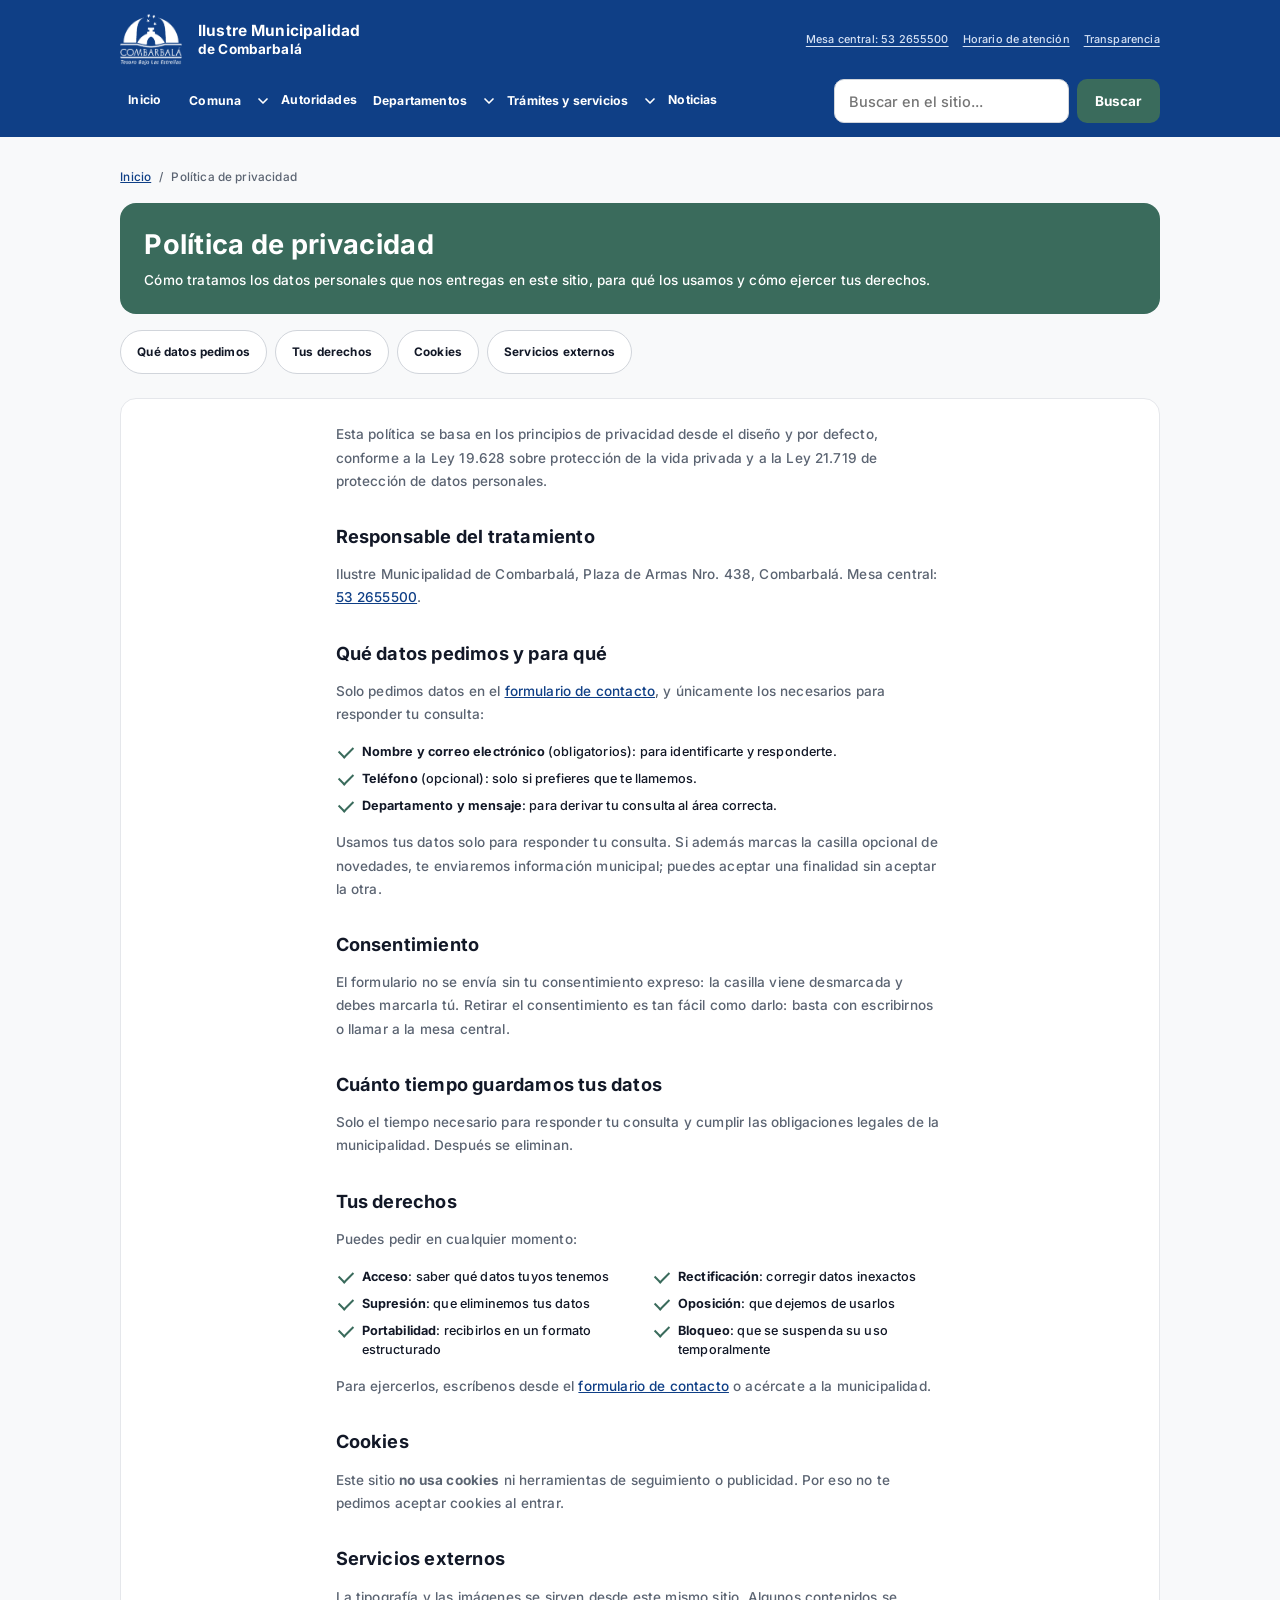
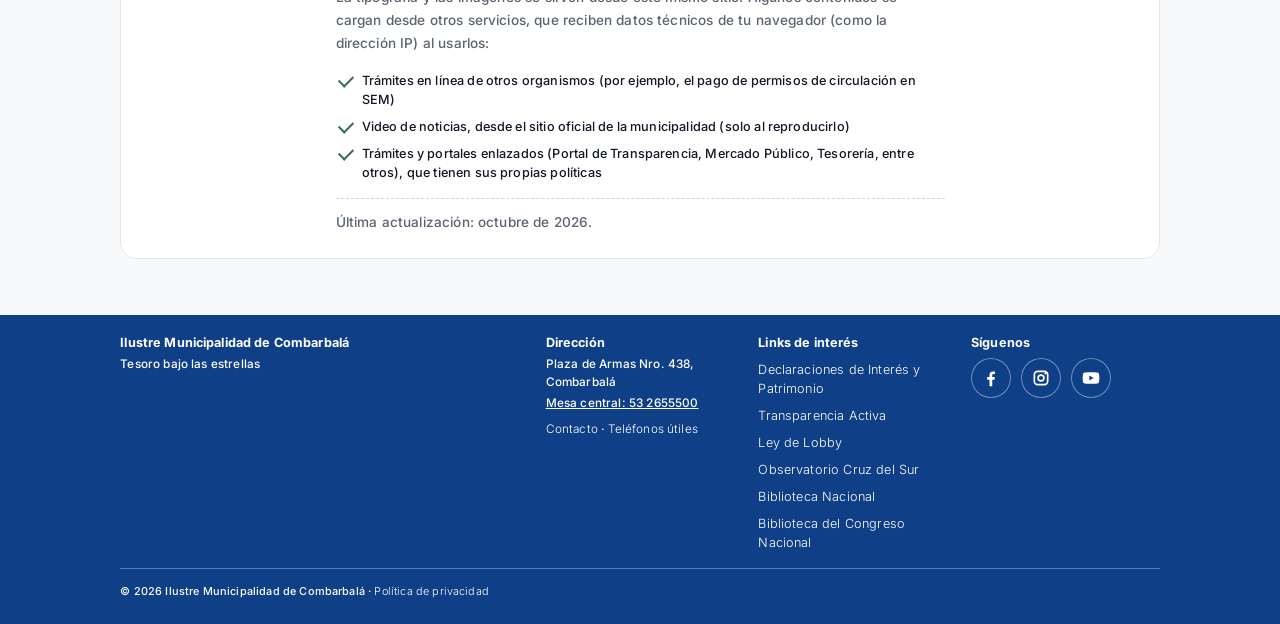
<file: privacidad.html>
<!DOCTYPE html>
<html lang="es">
<head>
<meta charset="utf-8">
<meta name="viewport" content="width=device-width, initial-scale=1">
<title>Política de privacidad | Municipalidad de Combarbalá</title>
<meta name="description" content="Cómo trata la Municipalidad de Combarbalá los datos personales del sitio web, tus derechos y el uso de cookies.">
<meta name="theme-color" content="#0F3F86">
<meta name="robots" content="index, follow">
<meta property="og:type" content="website">
<meta property="og:site_name" content="Ilustre Municipalidad de Combarbalá">
<meta property="og:locale" content="es_CL">
<meta property="og:title" content="Política de privacidad">
<meta property="og:description" content="Cómo trata la Municipalidad de Combarbalá los datos personales del sitio web, tus derechos y el uso de cookies.">
<link rel="canonical" href="https://mmackay7exe.github.io/municombarbala-rework-ddec/privacidad.html">
<meta property="og:url" content="https://mmackay7exe.github.io/municombarbala-rework-ddec/privacidad.html">
<meta property="og:image" content="https://mmackay7exe.github.io/municombarbala-rework-ddec/img/og-combarbala.jpg">
<meta property="og:image:width" content="1200">
<meta property="og:image:height" content="630">
<meta property="og:image:alt" content="Plaza de Armas de Combarbalá con la iglesia al fondo">
<meta name="twitter:card" content="summary_large_image">
<link rel="icon" href="img/logo-azul.webp" type="image/webp">
<link rel="preload" href="fonts/inter-latin.woff2" as="font" type="font/woff2" crossorigin>
<link rel="stylesheet" href="css/styles.css">
<script>document.documentElement.className="js"</script>
<script src="js/main.js" defer></script>
</head>
<body>
<a class="skip" href="#main">Saltar al contenido</a>
<header class="hd"><div class="wrap">
<a class="brand" href="index.html"><img src="img/logo-blanco.webp" width="145" height="120" alt=""><span><b>Ilustre Municipalidad</b>de Combarbalá</span></a>
<button class="mb" type="button" aria-expanded="false" aria-controls="menu" aria-label="Menú principal"><span class="ham" aria-hidden="true"><i></i><i></i><i></i></span></button>
<div class="menu" id="menu"><div class="mi"><div class="mj">
<nav class="top" aria-label="Accesos rápidos"><ul><li><a href="tel:+56532655500">Mesa central: 53 2655500</a></li><li><a href="contacto.html#horario" data-ficha="horario">Horario de atención</a></li><li><a href="transparencia.html" data-ficha="transparencia">Transparencia</a></li></ul></nav>
<nav class="nav" aria-label="Principal"><ul><li><a href="index.html">Inicio</a></li><li class="has"><a href="comuna.html">Comuna</a><button class="sb" type="button" aria-expanded="false" aria-controls="sm1" aria-label="Submenú de Comuna"><svg viewBox="0 0 24 24" aria-hidden="true"><path d="M6 9l6 6 6-6"/></svg></button><div class="sw"><ul class="sub" id="sm1"><li><a href="comuna.html">Conoce la comuna</a></li><li><a href="comuna.html#observatorio">Observatorio</a></li><li><a href="comuna.html#artesania">Artesanía en combarbalita</a></li><li><a href="comuna.html#patrimonio">Patrimonio y petroglifos</a></li><li><a href="cultura-turismo.html">Cultura y turismo</a></li></ul></div></li><li><a href="autoridades.html">Autoridades</a></li><li class="has"><a href="departamentos.html">Departamentos</a><button class="sb" type="button" aria-expanded="false" aria-controls="sm3" aria-label="Submenú de Departamentos"><svg viewBox="0 0 24 24" aria-hidden="true"><path d="M6 9l6 6 6-6"/></svg></button><div class="sw"><ul class="sub" id="sm3"><li><a href="departamentos.html#desam">Departamento de Salud Municipal (DESAM)</a></li><li><a href="departamentos.html#daem">Departamento de Educación (DAEM)</a></li><li><a href="departamentos.html#dideco">Desarrollo Comunitario (DIDECO)</a></li><li><a href="departamentos.html#daf">Administración y Finanzas (DAF)</a></li><li><a href="departamentos.html#dom">Dirección de Obras Municipales (DOM)</a></li><li><a href="departamentos.html#secpla">Secretaría Comunal de Planificación (SECPLA)</a></li><li><a href="departamentos.html#deportes">Oficina de Deportes</a></li><li><a href="departamentos.html#transito">Departamento de Tránsito</a></li><li><a href="departamentos.html#jpl">Juzgado de Policía Local</a></li></ul></div></li><li class="has"><a href="tramites.html">Trámites y servicios</a><button class="sb" type="button" aria-expanded="false" aria-controls="sm4" aria-label="Submenú de Trámites y servicios"><svg viewBox="0 0 24 24" aria-hidden="true"><path d="M6 9l6 6 6-6"/></svg></button><div class="sw"><ul class="sub" id="sm4"><li><a href="tramites.html#permiso">Permiso de circulación</a></li><li><a href="tramites.html#patentes">Patentes municipales</a></li><li><a href="tramites.html#licencias">Licencias de conducir</a></li><li><a href="tramites.html#pagos">Convenios de pago</a></li></ul></div></li><li><a href="noticias.html">Noticias</a></li></ul></nav>
<form class="bus" role="search" action="buscar.html" method="get"><label class="sr" for="q1">Buscar en el sitio</label><input id="q1" type="search" name="q" placeholder="Buscar en el sitio..." autocomplete="off"><button class="btn" type="submit">Buscar</button></form>
</div></div></div></div></header>
<main id="main" class="wrap" tabindex="-1">
<nav class="bc" aria-label="Migas de pan"><ol itemscope itemtype="https://schema.org/BreadcrumbList"><li itemprop="itemListElement" itemscope itemtype="https://schema.org/ListItem"><a itemprop="item" href="index.html"><span itemprop="name">Inicio</span></a><meta itemprop="position" content="1"></li><li aria-current="page" itemprop="itemListElement" itemscope itemtype="https://schema.org/ListItem"><span itemprop="name">Política de privacidad</span><meta itemprop="position" content="2"></li></ol></nav>
<div class="ban"><h1>Política de privacidad</h1><p>Cómo tratamos los datos personales que nos entregas en este sitio, para qué los usamos y cómo ejercer tus derechos.</p></div>
<nav aria-label="En esta página"><ul class="chips"><li><a href="#datos">Qué datos pedimos</a></li><li><a href="#derechos">Tus derechos</a></li><li><a href="#cookies">Cookies</a></li><li><a href="#terceros">Servicios externos</a></li></ul></nav>
<div class="panel pn txt2 art">
<p>Esta política se basa en los principios de privacidad desde el diseño y por defecto, conforme a la Ley 19.628 sobre protección de la vida privada y a la Ley 21.719 de protección de datos personales.</p>
<h2>Responsable del tratamiento</h2>
<p>Ilustre Municipalidad de Combarbalá, Plaza de Armas Nro. 438, Combarbalá. Mesa central: <a href="tel:+56532655500">53 2655500</a>.</p>
<h2 id="datos">Qué datos pedimos y para qué</h2>
<p>Solo pedimos datos en el <a href="contacto.html#formulario">formulario de contacto</a>, y únicamente los necesarios para responder tu consulta:</p>
<ul class="rq"><li><b>Nombre y correo electrónico</b> (obligatorios): para identificarte y responderte.</li><li><b>Teléfono</b> (opcional): solo si prefieres que te llamemos.</li><li><b>Departamento y mensaje</b>: para derivar tu consulta al área correcta.</li></ul>
<p>Usamos tus datos solo para responder tu consulta. Si además marcas la casilla opcional de novedades, te enviaremos información municipal; puedes aceptar una finalidad sin aceptar la otra.</p>
<h2>Consentimiento</h2>
<p>El formulario no se envía sin tu consentimiento expreso: la casilla viene desmarcada y debes marcarla tú. Retirar el consentimiento es tan fácil como darlo: basta con escribirnos o llamar a la mesa central.</p>
<h2>Cuánto tiempo guardamos tus datos</h2>
<p>Solo el tiempo necesario para responder tu consulta y cumplir las obligaciones legales de la municipalidad. Después se eliminan.</p>
<h2 id="derechos">Tus derechos</h2>
<p>Puedes pedir en cualquier momento:</p>
<ul class="rq c2"><li><b>Acceso</b>: saber qué datos tuyos tenemos</li><li><b>Rectificación</b>: corregir datos inexactos</li><li><b>Supresión</b>: que eliminemos tus datos</li><li><b>Oposición</b>: que dejemos de usarlos</li><li><b>Portabilidad</b>: recibirlos en un formato estructurado</li><li><b>Bloqueo</b>: que se suspenda su uso temporalmente</li></ul>
<p>Para ejercerlos, escríbenos desde el <a href="contacto.html#formulario">formulario de contacto</a> o acércate a la municipalidad.</p>
<h2 id="cookies">Cookies</h2>
<p>Este sitio <b>no usa cookies</b> ni herramientas de seguimiento o publicidad. Por eso no te pedimos aceptar cookies al entrar.</p>
<h2 id="terceros">Servicios externos</h2>
<p>La tipografía y las imágenes se sirven desde este mismo sitio. Algunos contenidos se cargan desde otros servicios, que reciben datos técnicos de tu navegador (como la dirección IP) al usarlos:</p>
<ul class="rq"><li>Trámites en línea de otros organismos (por ejemplo, el pago de permisos de circulación en SEM)</li><li>Video de noticias, desde el sitio oficial de la municipalidad (solo al reproducirlo)</li><li>Trámites y portales enlazados (Portal de Transparencia, Mercado Público, Tesorería, entre otros), que tienen sus propias políticas</li></ul>
<p class="tx">Última actualización: octubre de 2026.</p>
</div>
</main>
<footer class="ft"><div class="wrap" itemscope itemtype="https://schema.org/GovernmentOrganization"><link itemprop="url" href="index.html"><link itemprop="logo" href="img/logo-azul.webp">
<div><h2 itemprop="name">Ilustre Municipalidad de Combarbalá</h2><p itemprop="slogan">Tesoro bajo las estrellas</p></div>
<div><h2>Dirección</h2><p itemprop="address" itemscope itemtype="https://schema.org/PostalAddress"><span itemprop="streetAddress">Plaza de Armas Nro. 438</span>, <span itemprop="addressLocality">Combarbalá</span><meta itemprop="addressRegion" content="Coquimbo"><meta itemprop="addressCountry" content="CL"></p><p class="u"><a href="tel:+56532655500">Mesa central: <span itemprop="telephone">53 2655500</span></a></p><p><a href="contacto.html">Contacto</a> · <a href="contacto.html#telefonos">Teléfonos útiles</a></p></div>
<div><h2>Links de interés</h2><ul><li><a href="https://www.declaracionjurada.cl/pubsistema/patrimonio.web.publico/pu/index.html?sid=386" rel="noopener">Declaraciones de Interés y Patrimonio</a></li><li><a href="https://www.portaltransparencia.cl/PortalPdT/pdtta?codOrganismo=MU060" rel="noopener">Transparencia Activa</a></li><li><a href="https://www.leylobby.gob.cl/instituciones/MU060" rel="noopener">Ley de Lobby</a></li><li><a href="https://obscruzdelsur.cl/" rel="noopener">Observatorio Cruz del Sur</a></li><li><a href="https://www.bibliotecanacional.gob.cl/sitio/" rel="noopener">Biblioteca Nacional</a></li><li><a href="https://www.bcn.cl/" rel="noopener">Biblioteca del Congreso Nacional</a></li></ul></div>
<div><h2>Síguenos</h2><ul class="soc"><li><a itemprop="sameAs" href="https://www.facebook.com/municombarbala/" rel="noopener" aria-label="Facebook"><svg viewBox="0 0 24 24" aria-hidden="true"><path d="M13.5 22v-8h2.7l.4-3.2h-3.1V8.8c0-.9.3-1.6 1.6-1.6h1.7V4.4c-.3 0-1.3-.1-2.5-.1-2.5 0-4.1 1.5-4.1 4.2v2.3H7.4V14h2.8v8z"/></svg></a></li><li><a itemprop="sameAs" href="https://www.instagram.com/muni.combarbala/" rel="noopener" aria-label="Instagram"><svg viewBox="0 0 24 24" aria-hidden="true"><path fill-rule="evenodd" d="M8 3h8a5 5 0 0 1 5 5v8a5 5 0 0 1-5 5H8a5 5 0 0 1-5-5V8a5 5 0 0 1 5-5zm0 2a3 3 0 0 0-3 3v8a3 3 0 0 0 3 3h8a3 3 0 0 0 3-3V8a3 3 0 0 0-3-3zm4 2.5a4.5 4.5 0 1 1 0 9 4.5 4.5 0 0 1 0-9zm0 2a2.5 2.5 0 1 0 0 5 2.5 2.5 0 0 0 0-5zM17.3 5.5a1.2 1.2 0 1 1 0 2.4 1.2 1.2 0 0 1 0-2.4z"/></svg></a></li><li><a itemprop="sameAs" href="https://www.youtube.com/@municombarbala" rel="noopener" aria-label="YouTube"><svg viewBox="0 0 24 24" aria-hidden="true"><path fill-rule="evenodd" d="M21.6 7.2a2.5 2.5 0 0 0-1.8-1.8C18.2 5 12 5 12 5s-6.2 0-7.8.4a2.5 2.5 0 0 0-1.8 1.8A26 26 0 0 0 2 12a26 26 0 0 0 .4 4.8 2.5 2.5 0 0 0 1.8 1.8c1.6.4 7.8.4 7.8.4s6.2 0 7.8-.4a2.5 2.5 0 0 0 1.8-1.8A26 26 0 0 0 22 12a26 26 0 0 0-.4-4.8zM10 15V9l5.2 3z"/></svg></a></li></ul></div>
<p class="low">© 2026 Ilustre Municipalidad de Combarbalá · <a href="privacidad.html">Política de privacidad</a></p>
</div></footer>
</body>
</html>
</file>
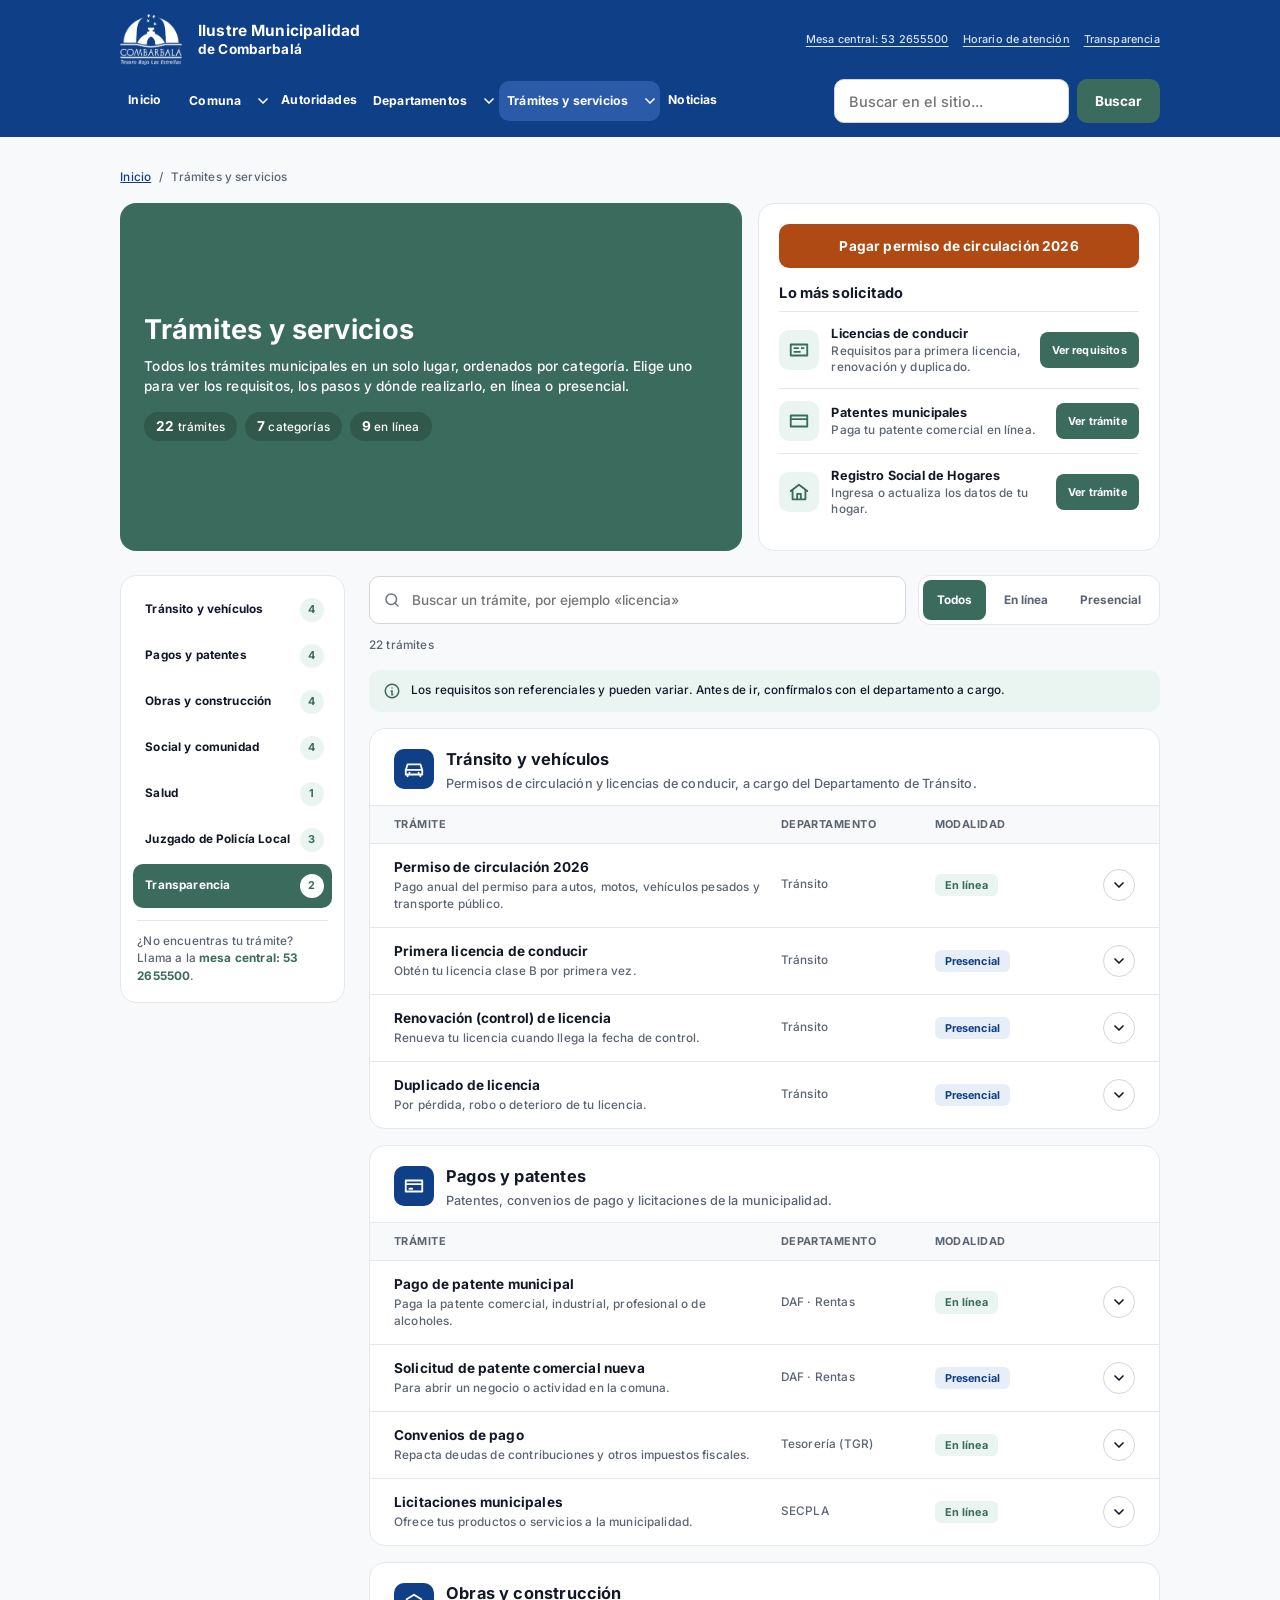
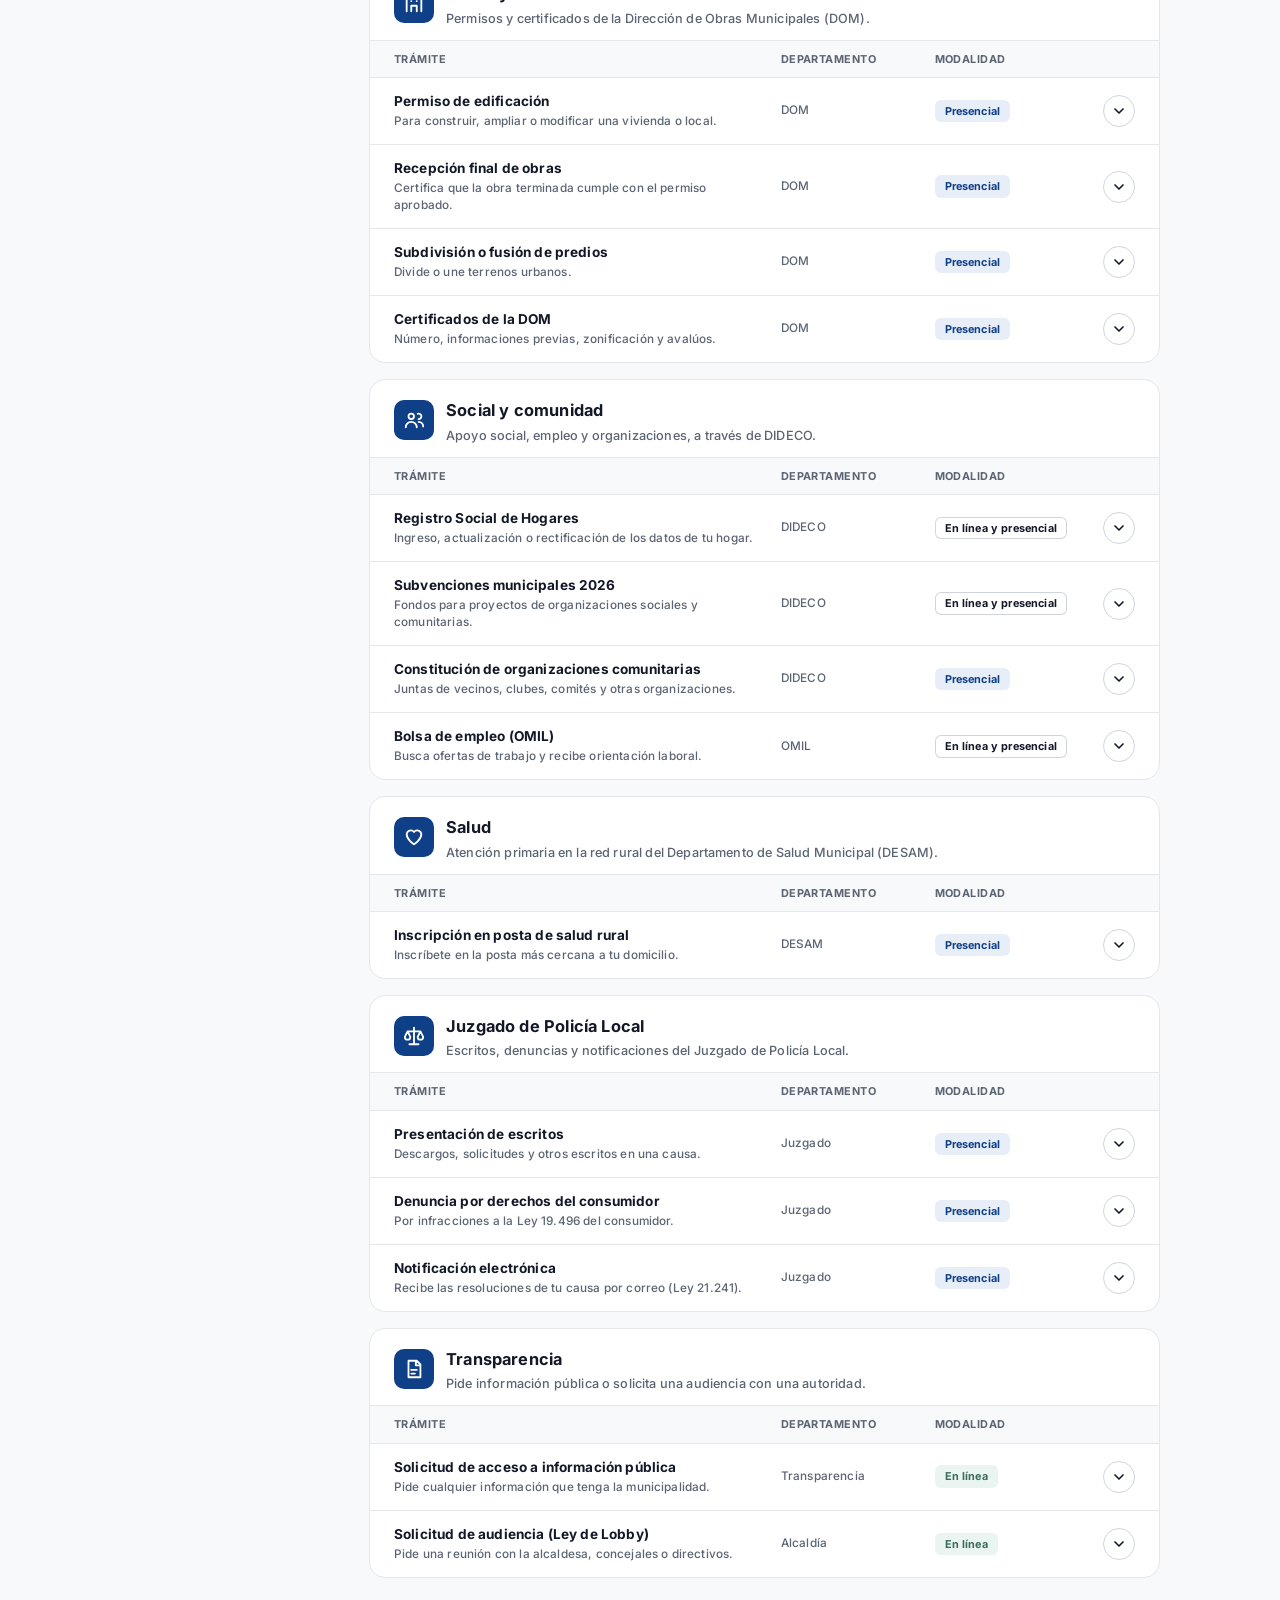
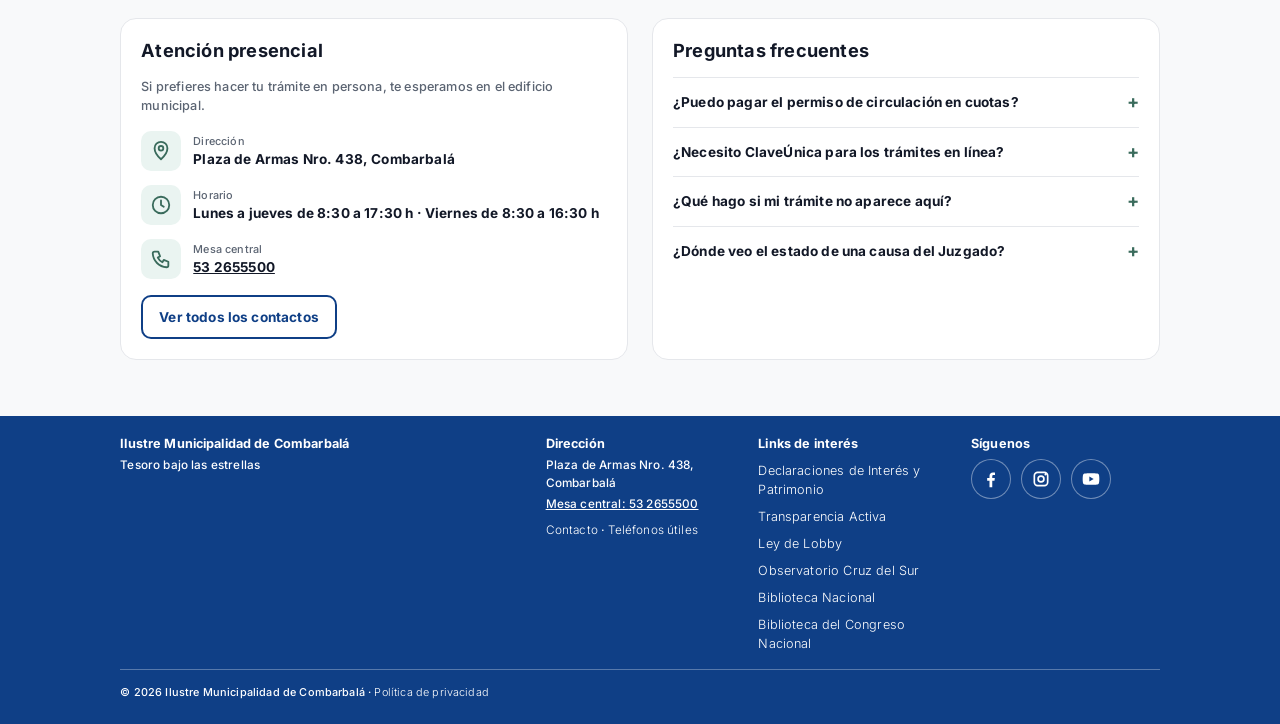
<file: tramites.html>
<!DOCTYPE html>
<html lang="es">
<head>
<meta charset="utf-8">
<meta name="viewport" content="width=device-width, initial-scale=1">
<title>Trámites y servicios | Municipalidad de Combarbalá</title>
<meta name="description" content="Todos los trámites de la Municipalidad de Combarbalá por categoría: requisitos, pasos y enlaces para hacerlos en línea o presencial.">
<meta name="theme-color" content="#0F3F86">
<meta name="robots" content="index, follow">
<meta property="og:type" content="website">
<meta property="og:site_name" content="Ilustre Municipalidad de Combarbalá">
<meta property="og:locale" content="es_CL">
<meta property="og:title" content="Trámites y servicios">
<meta property="og:description" content="Todos los trámites de la Municipalidad de Combarbalá por categoría: requisitos, pasos y enlaces para hacerlos en línea o presencial.">
<link rel="canonical" href="https://mmackay7exe.github.io/municombarbala-rework-ddec/tramites.html">
<meta property="og:url" content="https://mmackay7exe.github.io/municombarbala-rework-ddec/tramites.html">
<meta property="og:image" content="https://mmackay7exe.github.io/municombarbala-rework-ddec/img/og-combarbala.jpg">
<meta property="og:image:width" content="1200">
<meta property="og:image:height" content="630">
<meta property="og:image:alt" content="Plaza de Armas de Combarbalá con la iglesia al fondo">
<meta name="twitter:card" content="summary_large_image">
<link rel="icon" href="img/logo-azul.webp" type="image/webp">
<link rel="preload" href="fonts/inter-latin.woff2" as="font" type="font/woff2" crossorigin>
<link rel="stylesheet" href="css/styles.css">
<script>document.documentElement.className="js"</script>
<script src="js/main.js" defer></script>
</head>
<body>
<a class="skip" href="#main">Saltar al contenido</a>
<header class="hd"><div class="wrap">
<a class="brand" href="index.html"><img src="img/logo-blanco.webp" width="145" height="120" alt=""><span><b>Ilustre Municipalidad</b>de Combarbalá</span></a>
<button class="mb" type="button" aria-expanded="false" aria-controls="menu" aria-label="Menú principal"><span class="ham" aria-hidden="true"><i></i><i></i><i></i></span></button>
<div class="menu" id="menu"><div class="mi"><div class="mj">
<nav class="top" aria-label="Accesos rápidos"><ul><li><a href="tel:+56532655500">Mesa central: 53 2655500</a></li><li><a href="contacto.html#horario" data-ficha="horario">Horario de atención</a></li><li><a href="transparencia.html" data-ficha="transparencia">Transparencia</a></li></ul></nav>
<nav class="nav" aria-label="Principal"><ul><li><a href="index.html">Inicio</a></li><li class="has"><a href="comuna.html">Comuna</a><button class="sb" type="button" aria-expanded="false" aria-controls="sm1" aria-label="Submenú de Comuna"><svg viewBox="0 0 24 24" aria-hidden="true"><path d="M6 9l6 6 6-6"/></svg></button><div class="sw"><ul class="sub" id="sm1"><li><a href="comuna.html">Conoce la comuna</a></li><li><a href="comuna.html#observatorio">Observatorio</a></li><li><a href="comuna.html#artesania">Artesanía en combarbalita</a></li><li><a href="comuna.html#patrimonio">Patrimonio y petroglifos</a></li><li><a href="cultura-turismo.html">Cultura y turismo</a></li></ul></div></li><li><a href="autoridades.html">Autoridades</a></li><li class="has"><a href="departamentos.html">Departamentos</a><button class="sb" type="button" aria-expanded="false" aria-controls="sm3" aria-label="Submenú de Departamentos"><svg viewBox="0 0 24 24" aria-hidden="true"><path d="M6 9l6 6 6-6"/></svg></button><div class="sw"><ul class="sub" id="sm3"><li><a href="departamentos.html#desam">Departamento de Salud Municipal (DESAM)</a></li><li><a href="departamentos.html#daem">Departamento de Educación (DAEM)</a></li><li><a href="departamentos.html#dideco">Desarrollo Comunitario (DIDECO)</a></li><li><a href="departamentos.html#daf">Administración y Finanzas (DAF)</a></li><li><a href="departamentos.html#dom">Dirección de Obras Municipales (DOM)</a></li><li><a href="departamentos.html#secpla">Secretaría Comunal de Planificación (SECPLA)</a></li><li><a href="departamentos.html#deportes">Oficina de Deportes</a></li><li><a href="departamentos.html#transito">Departamento de Tránsito</a></li><li><a href="departamentos.html#jpl">Juzgado de Policía Local</a></li></ul></div></li><li class="has"><a href="tramites.html" aria-current="page">Trámites y servicios</a><button class="sb" type="button" aria-expanded="false" aria-controls="sm4" aria-label="Submenú de Trámites y servicios"><svg viewBox="0 0 24 24" aria-hidden="true"><path d="M6 9l6 6 6-6"/></svg></button><div class="sw"><ul class="sub" id="sm4"><li><a href="tramites.html#permiso">Permiso de circulación</a></li><li><a href="tramites.html#patentes">Patentes municipales</a></li><li><a href="tramites.html#licencias">Licencias de conducir</a></li><li><a href="tramites.html#pagos">Convenios de pago</a></li></ul></div></li><li><a href="noticias.html">Noticias</a></li></ul></nav>
<form class="bus" role="search" action="buscar.html" method="get"><label class="sr" for="q1">Buscar en el sitio</label><input id="q1" type="search" name="q" placeholder="Buscar en el sitio..." autocomplete="off"><button class="btn" type="submit">Buscar</button></form>
</div></div></div></div></header>
<main id="main" class="wrap" tabindex="-1">
<nav class="bc" aria-label="Migas de pan"><ol itemscope itemtype="https://schema.org/BreadcrumbList"><li itemprop="itemListElement" itemscope itemtype="https://schema.org/ListItem"><a itemprop="item" href="index.html"><span itemprop="name">Inicio</span></a><meta itemprop="position" content="1"></li><li aria-current="page" itemprop="itemListElement" itemscope itemtype="https://schema.org/ListItem"><span itemprop="name">Trámites y servicios</span><meta itemprop="position" content="2"></li></ol></nav>
<div class="tt">
<div class="ban"><h1>Trámites y servicios</h1><p>Todos los trámites municipales en un solo lugar, ordenados por categoría. Elige uno para ver los requisitos, los pasos y dónde realizarlo, en línea o presencial.</p>
<ul class="bk"><li><b>22</b> trámites</li><li><b>7</b> categorías</li><li><b>9</b> en línea</li></ul></div>
<section class="panel ms" aria-labelledby="t-ms"><a class="btn o" href="https://www.sem2.gob.cl/tramites/permisos-de-circulacion/69041100/buscar" rel="noopener">Pagar permiso de circulación 2026<span class="sr"> (sitio externo)</span></a>
<h2 id="t-ms">Lo más solicitado</h2>
<ul>
<li><span class="ic" aria-hidden="true"><svg viewBox="0 0 24 24"><path d="M3 6h18v12H3zM7 10h4M7 14h6M15 10h2"/></svg></span><span><b>Licencias de conducir</b><small>Requisitos para primera licencia, renovación y duplicado.</small></span><a class="btn" href="#licencias">Ver requisitos<span class="sr"> de licencias de conducir</span></a></li>
<li><span class="ic" aria-hidden="true"><svg viewBox="0 0 24 24"><path d="M3 6h18v12H3zM3 10h18"/></svg></span><span><b>Patentes municipales</b><small>Paga tu patente comercial en línea.</small></span><a class="btn" href="#patentes">Ver trámite<span class="sr"> de patentes municipales</span></a></li>
<li><span class="ic" aria-hidden="true"><svg viewBox="0 0 24 24"><path d="M3 11l9-7 9 7M5 10v10h14V10M10 20v-6h4v6"/></svg></span><span><b>Registro Social de Hogares</b><small>Ingresa o actualiza los datos de tu hogar.</small></span><a class="btn" href="#rsh">Ver trámite<span class="sr"> del Registro Social de Hogares</span></a></li>
</ul></section>
</div>

<div class="cat">
<aside class="cn" aria-label="Categorías de trámites"><h2 class="sr">Categorías</h2><ul>
<li><a href="#c-transito"><span>Tránsito y vehículos</span><b>4</b></a></li>
<li><a href="#c-pagos"><span>Pagos y patentes</span><b>4</b></a></li>
<li><a href="#c-obras"><span>Obras y construcción</span><b>4</b></a></li>
<li><a href="#c-social"><span>Social y comunidad</span><b>4</b></a></li>
<li><a href="#c-salud"><span>Salud</span><b>1</b></a></li>
<li><a href="#c-jpl"><span>Juzgado de Policía Local</span><b>3</b></a></li>
<li><a href="#c-transparencia"><span>Transparencia</span><b>2</b></a></li>
</ul>
<p class="cn-h">¿No encuentras tu trámite? Llama a la <a href="tel:+56532655500">mesa central: 53 2655500</a>.</p></aside>

<div class="cb2">
<div class="tf" role="search" aria-label="Filtrar trámites">
<label class="sr" for="q2">Buscar un trámite</label>
<div class="fi"><svg viewBox="0 0 24 24" aria-hidden="true"><circle cx="11" cy="11" r="7"/><path d="M20 20l-4-4"/></svg><input id="q2" type="search" placeholder="Buscar un trámite, por ejemplo «licencia»" autocomplete="off"></div>
<div class="mf" role="group" aria-label="Modalidad"><button type="button" data-f="" aria-pressed="true">Todos</button><button type="button" data-f="linea" aria-pressed="false">En línea</button><button type="button" data-f="presencial" aria-pressed="false">Presencial</button></div>
<p class="rc" id="rc" aria-live="polite">22 trámites</p>
</div>
<p class="av"><svg viewBox="0 0 24 24" aria-hidden="true"><circle cx="12" cy="12" r="9"/><path d="M12 8h.01M11 12h1v5h1"/></svg>Los requisitos son referenciales y pueden variar. Antes de ir, confírmalos con el departamento a cargo.</p>

<section class="panel tc" id="c-transito" aria-labelledby="h-transito">
<div class="tch"><span class="ic" aria-hidden="true"><svg viewBox="0 0 24 24"><path d="M3 13l2-6h14l2 6v5H3zM3 13h18M7 16h.01M17 16h.01M5 18v2M19 18v2"/></svg></span><div><h2 id="h-transito">Tránsito y vehículos</h2><p class="bj">Permisos de circulación y licencias de conducir, a cargo del Departamento de Tránsito.</p></div></div>
<div class="trh" aria-hidden="true"><span>Trámite</span><span>Departamento</span><span>Modalidad</span></div>

<details class="tr" id="permiso" data-mod="linea">
<summary><span class="tn"><b>Permiso de circulación 2026</b><small>Pago anual del permiso para autos, motos, vehículos pesados y transporte público.</small></span><span class="ti"><span class="td">Tránsito</span><span class="tag">En línea</span></span><span class="tv" aria-hidden="true"><svg viewBox="0 0 24 24"><path d="M6 9l6 6 6-6"/></svg></span></summary>
<div class="tb">
<div><h3>Cómo hacerlo</h3><ol class="pasos"><li>Entra al portal de pago y busca tu vehículo con la patente.</li><li>Revisa que tus documentos estén vigentes y elige pagar el total o la primera cuota.</li><li>Paga con tarjeta o transferencia y descarga el permiso.</li></ol></div>
<div><h3>Requisitos</h3><ul class="rq"><li>Seguro obligatorio (SOAP) vigente</li><li>Revisión técnica y análisis de gases al día (u homologación si el vehículo es nuevo)</li><li>Permiso de circulación del año anterior</li><li>No tener multas impagas en el Registro de Multas de Tránsito</li></ul></div>
<div class="ta"><a class="btn o" href="https://www.sem2.gob.cl/tramites/permisos-de-circulacion/69041100/buscar" rel="noopener">Pagar autos y motos<span class="sr"> (sitio externo)</span></a><a class="btn s" href="https://www.sem2.gob.cl/tramites/permisos-de-circulacion-2c/69041100/buscar" rel="noopener">Segunda cuota<span class="sr"> (sitio externo)</span></a><a class="btn s" href="https://www.sem2.gob.cl/tramites/permisos-de-circulacion-pesados/69041100/buscar" rel="noopener">Vehículos pesados<span class="sr"> (sitio externo)</span></a><a class="btn s" href="https://www.sem2.gob.cl/tramites/permisos-de-circulacion-locomocion-colectiva/69041100/buscar" rel="noopener">Taxis y locomoción colectiva<span class="sr"> (sitio externo)</span></a><a class="btn ln" href="https://www.municombarbala.cl/wp-content/uploads/2025/02/pasoapasopermiso.pdf" rel="noopener">Guía paso a paso (PDF)</a></div>
<p class="tx"><b>Dudas:</b> Departamento de Tránsito · <a href="tel:+56532655504">53 2655504</a> · <a href="mailto:transitosecretaria@combarbala.cl">transitosecretaria@combarbala.cl</a></p>
</div></details>

<details class="tr" id="licencias" data-mod="presencial">
<summary><span class="tn"><b>Primera licencia de conducir</b><small>Obtén tu licencia clase B por primera vez.</small></span><span class="ti"><span class="td">Tránsito</span><span class="tag p">Presencial</span></span><span class="tv" aria-hidden="true"><svg viewBox="0 0 24 24"><path d="M6 9l6 6 6-6"/></svg></span></summary>
<div class="tb">
<div><h3>Cómo hacerlo</h3><ol class="pasos"><li>Llama o escribe al Departamento de Tránsito para pedir hora.</li><li>Presenta tus documentos el día de la cita.</li><li>Rinde los exámenes psicotécnico, médico, teórico y práctico.</li><li>Si los apruebas, paga los derechos y retira tu licencia.</li></ol></div>
<div><h3>Requisitos</h3><ul class="rq"><li>Tener 18 años (17 con autorización notarial y curso de escuela de conductores)</li><li>Cédula de identidad vigente</li><li>Licencia de enseñanza básica</li><li>Certificado de residencia en la comuna</li></ul></div>
<div class="ta"><a class="btn" href="tel:+56532655504">Pedir hora: 53 2655504</a><a class="btn ol" href="mailto:transitosecretaria@combarbala.cl">Escribir a Tránsito</a></div>
<p class="tx"><b>Dónde:</b> Departamento de Tránsito, Plaza de Armas 438 · Lunes a jueves de 8:30 a 17:30 h, viernes de 8:30 a 16:30 h</p>
</div></details>

<details class="tr" id="renovacion" data-mod="presencial">
<summary><span class="tn"><b>Renovación (control) de licencia</b><small>Renueva tu licencia cuando llega la fecha de control.</small></span><span class="ti"><span class="td">Tránsito</span><span class="tag p">Presencial</span></span><span class="tv" aria-hidden="true"><svg viewBox="0 0 24 24"><path d="M6 9l6 6 6-6"/></svg></span></summary>
<div class="tb">
<div><h3>Cómo hacerlo</h3><ol class="pasos"><li>Pide hora en el Departamento de Tránsito antes de la fecha de control.</li><li>Rinde los exámenes psicotécnico y médico (y el teórico si corresponde).</li><li>Paga los derechos y retira la licencia renovada.</li></ol></div>
<div><h3>Requisitos</h3><ul class="rq"><li>Cédula de identidad vigente</li><li>Licencia de conducir actual</li><li>Certificado de residencia, si tu licencia es de otra comuna</li></ul></div>
<div class="ta"><a class="btn" href="tel:+56532655504">Pedir hora: 53 2655504</a></div>
<p class="tx"><b>Dónde:</b> Departamento de Tránsito, Plaza de Armas 438</p>
</div></details>

<details class="tr" id="duplicado" data-mod="presencial">
<summary><span class="tn"><b>Duplicado de licencia</b><small>Por pérdida, robo o deterioro de tu licencia.</small></span><span class="ti"><span class="td">Tránsito</span><span class="tag p">Presencial</span></span><span class="tv" aria-hidden="true"><svg viewBox="0 0 24 24"><path d="M6 9l6 6 6-6"/></svg></span></summary>
<div class="tb">
<div><h3>Cómo hacerlo</h3><ol class="pasos"><li>Si fue robo o pérdida, deja constancia en Carabineros.</li><li>Acude al Departamento de Tránsito con tus documentos.</li><li>Paga los derechos y retira el duplicado.</li></ol></div>
<div><h3>Requisitos</h3><ul class="rq"><li>Cédula de identidad vigente</li><li>Constancia de Carabineros (en caso de pérdida o robo)</li><li>Licencia deteriorada (si es por deterioro)</li></ul></div>
<div class="ta"><a class="btn ol" href="tel:+56532655507">Consultar: 53 2655507</a></div>
<p class="tx"><b>Dónde:</b> Departamento de Tránsito, Plaza de Armas 438</p>
</div></details>
</section>

<section class="panel tc" id="c-pagos" aria-labelledby="h-pagos">
<div class="tch"><span class="ic" aria-hidden="true"><svg viewBox="0 0 24 24"><path d="M3 6h18v12H3zM3 10h18M7 15h3"/></svg></span><div><h2 id="h-pagos">Pagos y patentes</h2><p class="bj">Patentes, convenios de pago y licitaciones de la municipalidad.</p></div></div>
<div class="trh" aria-hidden="true"><span>Trámite</span><span>Departamento</span><span>Modalidad</span></div>

<details class="tr" id="patentes" data-mod="linea">
<summary><span class="tn"><b>Pago de patente municipal</b><small>Paga la patente comercial, industrial, profesional o de alcoholes.</small></span><span class="ti"><span class="td">DAF · Rentas</span><span class="tag">En línea</span></span><span class="tv" aria-hidden="true"><svg viewBox="0 0 24 24"><path d="M6 9l6 6 6-6"/></svg></span></summary>
<div class="tb">
<div><h3>Cómo hacerlo</h3><ol class="pasos"><li>Entra al portal de pagos municipales.</li><li>Busca tu patente con el RUT del contribuyente o el rol.</li><li>Paga el semestre y descarga el comprobante.</li></ol></div>
<div><h3>Requisitos</h3><ul class="rq"><li>RUT del contribuyente o rol de la patente</li><li>Tarjeta de débito, crédito o cuenta para transferir</li></ul></div>
<div class="ta"><a class="btn" href="https://www.sem2.gob.cl/tramites/patentes-municipales/69041100/buscar" rel="noopener">Pagar patente<span class="sr"> (sitio externo)</span></a></div>
<p class="tx"><b>Dudas:</b> Departamento de Administración y Finanzas · <a href="tel:+56532655500">53 2655500</a></p>
</div></details>

<details class="tr" id="patente-nueva" data-mod="presencial">
<summary><span class="tn"><b>Solicitud de patente comercial nueva</b><small>Para abrir un negocio o actividad en la comuna.</small></span><span class="ti"><span class="td">DAF · Rentas</span><span class="tag p">Presencial</span></span><span class="tv" aria-hidden="true"><svg viewBox="0 0 24 24"><path d="M6 9l6 6 6-6"/></svg></span></summary>
<div class="tb">
<div><h3>Cómo hacerlo</h3><ol class="pasos"><li>Consulta en la DOM si el local puede usarse para tu actividad.</li><li>Presenta la solicitud con tus documentos en la Oficina de Rentas.</li><li>Cuando se apruebe, paga la patente para empezar a funcionar.</li></ol></div>
<div><h3>Requisitos</h3><ul class="rq"><li>Inicio de actividades en el SII</li><li>Documento que acredite el uso del local (arriendo, escritura o autorización)</li><li>Resolución sanitaria, si la actividad lo requiere</li><li>Cédula de identidad o escritura de la sociedad</li></ul></div>
<div class="ta"><a class="btn ol" href="tel:+56532655500">Consultar: 53 2655500</a></div>
<p class="tx"><b>Dónde:</b> Oficina de Rentas y Patentes, Plaza de Armas 438</p>
</div></details>

<details class="tr" id="pagos" data-mod="linea">
<summary><span class="tn"><b>Convenios de pago</b><small>Repacta deudas de contribuciones y otros impuestos fiscales.</small></span><span class="ti"><span class="td">Tesorería (TGR)</span><span class="tag">En línea</span></span><span class="tv" aria-hidden="true"><svg viewBox="0 0 24 24"><path d="M6 9l6 6 6-6"/></svg></span></summary>
<div class="tb">
<div><h3>Cómo hacerlo</h3><ol class="pasos"><li>Entra al sitio de la Tesorería General de la República.</li><li>Revisa los convenios disponibles para tu deuda.</li><li>Firma el convenio y paga la primera cuota.</li></ol></div>
<div><h3>Requisitos</h3><ul class="rq"><li>ClaveÚnica o clave Tesorería</li><li>RUT del deudor o rol de la propiedad</li></ul></div>
<div class="ta"><a class="btn" href="https://tgr.gob.cl/convenios-de-pago/#conocer-convenios-disponibles" rel="noopener">Ver convenios<span class="sr"> (sitio externo)</span></a></div>
</div></details>

<details class="tr" id="licitaciones" data-mod="linea">
<summary><span class="tn"><b>Licitaciones municipales</b><small>Ofrece tus productos o servicios a la municipalidad.</small></span><span class="ti"><span class="td">SECPLA</span><span class="tag">En línea</span></span><span class="tv" aria-hidden="true"><svg viewBox="0 0 24 24"><path d="M6 9l6 6 6-6"/></svg></span></summary>
<div class="tb">
<div><h3>Cómo hacerlo</h3><ol class="pasos"><li>Regístrate como proveedor en Mercado Público.</li><li>Busca las licitaciones de la Municipalidad de Combarbalá.</li><li>Descarga las bases y envía tu oferta dentro del plazo.</li></ol></div>
<div><h3>Requisitos</h3><ul class="rq"><li>Estar registrado en Mercado Público</li><li>Cumplir lo que piden las bases de cada licitación</li></ul></div>
<div class="ta"><a class="btn" href="https://www.mercadopublico.cl/Home" rel="noopener">Ir a Mercado Público<span class="sr"> (sitio externo)</span></a></div>
</div></details>
</section>

<section class="panel tc" id="c-obras" aria-labelledby="h-obras">
<div class="tch"><span class="ic" aria-hidden="true"><svg viewBox="0 0 24 24"><path d="M4 21V8l8-5 8 5v13M9 21v-6h6v6M9 10h.01M15 10h.01"/></svg></span><div><h2 id="h-obras">Obras y construcción</h2><p class="bj">Permisos y certificados de la Dirección de Obras Municipales (DOM).</p></div></div>
<div class="trh" aria-hidden="true"><span>Trámite</span><span>Departamento</span><span>Modalidad</span></div>

<details class="tr" id="edificacion" data-mod="presencial">
<summary><span class="tn"><b>Permiso de edificación</b><small>Para construir, ampliar o modificar una vivienda o local.</small></span><span class="ti"><span class="td">DOM</span><span class="tag p">Presencial</span></span><span class="tv" aria-hidden="true"><svg viewBox="0 0 24 24"><path d="M6 9l6 6 6-6"/></svg></span></summary>
<div class="tb">
<div><h3>Cómo hacerlo</h3><ol class="pasos"><li>Pide el certificado de informaciones previas del terreno.</li><li>Encarga los planos a un arquitecto o profesional competente.</li><li>Ingresa la solicitud con los antecedentes en la DOM.</li><li>Paga los derechos municipales y retira el permiso.</li></ol></div>
<div><h3>Requisitos</h3><ul class="rq"><li>Certificado de informaciones previas</li><li>Planos y especificaciones técnicas firmados por el profesional</li><li>Acreditar la propiedad del terreno</li><li>Formulario de solicitud de la DOM</li></ul></div>
<div class="ta"><a class="btn ln" href="https://www.municombarbala.cl/wp-content/uploads/2021/09/PRegulador2020.pdf" rel="noopener">Ver Plan Regulador (PDF)</a></div>
<p class="tx"><b>Dónde:</b> Dirección de Obras Municipales, Plaza de Armas 438 · <a href="tel:+56532655500">53 2655500</a></p>
</div></details>

<details class="tr" id="recepcion" data-mod="presencial">
<summary><span class="tn"><b>Recepción final de obras</b><small>Certifica que la obra terminada cumple con el permiso aprobado.</small></span><span class="ti"><span class="td">DOM</span><span class="tag p">Presencial</span></span><span class="tv" aria-hidden="true"><svg viewBox="0 0 24 24"><path d="M6 9l6 6 6-6"/></svg></span></summary>
<div class="tb">
<div><h3>Cómo hacerlo</h3><ol class="pasos"><li>Al terminar la obra, solicita la recepción en la DOM.</li><li>Un inspector visita y revisa la construcción.</li><li>Si está conforme, recibes el certificado de recepción.</li></ol></div>
<div><h3>Requisitos</h3><ul class="rq"><li>Permiso de edificación aprobado</li><li>Certificados de instalaciones (electricidad, agua, gas si corresponde)</li><li>Informe del profesional a cargo</li></ul></div>
<p class="tx"><b>Dónde:</b> Dirección de Obras Municipales, Plaza de Armas 438</p>
</div></details>

<details class="tr" id="subdivision" data-mod="presencial">
<summary><span class="tn"><b>Subdivisión o fusión de predios</b><small>Divide o une terrenos urbanos.</small></span><span class="ti"><span class="td">DOM</span><span class="tag p">Presencial</span></span><span class="tv" aria-hidden="true"><svg viewBox="0 0 24 24"><path d="M6 9l6 6 6-6"/></svg></span></summary>
<div class="tb">
<div><h3>Cómo hacerlo</h3><ol class="pasos"><li>Revisa en el Plan Regulador qué permite la zona.</li><li>Ingresa la solicitud con el plano de subdivisión o fusión.</li><li>Tras la aprobación, inscribe el plano en el Conservador de Bienes Raíces.</li></ol></div>
<div><h3>Requisitos</h3><ul class="rq"><li>Plano firmado por el profesional competente</li><li>Certificado de dominio vigente</li><li>Certificado de informaciones previas</li></ul></div>
<div class="ta"><a class="btn ln" href="https://www.municombarbala.cl/wp-content/uploads/2021/09/PRegulador2020.pdf" rel="noopener">Ver Plan Regulador (PDF)</a></div>
</div></details>

<details class="tr" id="certificados-dom" data-mod="presencial">
<summary><span class="tn"><b>Certificados de la DOM</b><small>Número, informaciones previas, zonificación y avalúos.</small></span><span class="ti"><span class="td">DOM</span><span class="tag p">Presencial</span></span><span class="tv" aria-hidden="true"><svg viewBox="0 0 24 24"><path d="M6 9l6 6 6-6"/></svg></span></summary>
<div class="tb">
<div><h3>Cómo hacerlo</h3><ol class="pasos"><li>Acércate a la DOM con la dirección o el rol de la propiedad.</li><li>Indica qué certificado necesitas y paga los derechos.</li><li>Retira el certificado en el plazo que te indiquen.</li></ol></div>
<div><h3>Requisitos</h3><ul class="rq"><li>Dirección o rol de avalúo de la propiedad</li><li>Cédula de identidad</li></ul></div>
<div class="ta"><a class="btn ln" href="https://www.municombarbala.cl/wp-content/uploads/2024/04/ROLREAVALUO_AGRICOLA-04205_2024.pdf" rel="noopener">Reavalúo agrícola 2024 (PDF)</a><a class="btn ln" href="https://www.municombarbala.cl/wp-content/uploads/2024/04/ROLREAVALUO_SNE-04205_2024.pdf" rel="noopener">Reavalúo sitios no edificados 2024 (PDF)</a></div>
</div></details>
</section>

<section class="panel tc" id="c-social" aria-labelledby="h-social">
<div class="tch"><span class="ic" aria-hidden="true"><svg viewBox="0 0 24 24"><path d="M9 11a3 3 0 1 0 0-6 3 3 0 0 0 0 6zM3 20c0-3.3 2.7-6 6-6s6 2.7 6 6M17 11a3 3 0 1 0-1-5.8M17 14c2.8 0 5 2.2 5 5"/></svg></span><div><h2 id="h-social">Social y comunidad</h2><p class="bj">Apoyo social, empleo y organizaciones, a través de DIDECO.</p></div></div>
<div class="trh" aria-hidden="true"><span>Trámite</span><span>Departamento</span><span>Modalidad</span></div>

<details class="tr" id="rsh" data-mod="mixto">
<summary><span class="tn"><b>Registro Social de Hogares</b><small>Ingreso, actualización o rectificación de los datos de tu hogar.</small></span><span class="ti"><span class="td">DIDECO</span><span class="tag x">En línea y presencial</span></span><span class="tv" aria-hidden="true"><svg viewBox="0 0 24 24"><path d="M6 9l6 6 6-6"/></svg></span></summary>
<div class="tb">
<div><h3>Cómo hacerlo</h3><ol class="pasos"><li>En línea: entra con tu ClaveÚnica al sitio del Registro Social de Hogares.</li><li>Elige ingreso, actualización o rectificación y completa el formulario.</li><li>Si no tienes ClaveÚnica, pide ayuda en el Departamento Social de DIDECO.</li></ol></div>
<div><h3>Requisitos</h3><ul class="rq"><li>Ser mayor de 18 años</li><li>Cédula de identidad vigente</li><li>ClaveÚnica (solo para hacerlo en línea)</li><li>Datos de todos los integrantes del hogar</li></ul></div>
<div class="ta"><a class="btn" href="https://www.registrosocial.gob.cl/" rel="noopener">Ir al Registro Social<span class="sr"> (sitio externo)</span></a></div>
<p class="tx"><b>Presencial:</b> Departamento Social, DIDECO · Plaza de Armas 438</p>
</div></details>

<details class="tr" id="subvenciones" data-mod="mixto">
<summary><span class="tn"><b>Subvenciones municipales 2026</b><small>Fondos para proyectos de organizaciones sociales y comunitarias.</small></span><span class="ti"><span class="td">DIDECO</span><span class="tag x">En línea y presencial</span></span><span class="tv" aria-hidden="true"><svg viewBox="0 0 24 24"><path d="M6 9l6 6 6-6"/></svg></span></summary>
<div class="tb">
<div><h3>Cómo hacerlo</h3><ol class="pasos"><li>Descarga y lee las bases de postulación.</li><li>Completa el formulario de postulación (Anexo 1).</li><li>Entrega el formulario y los antecedentes en la municipalidad dentro del plazo.</li></ol></div>
<div><h3>Requisitos</h3><ul class="rq"><li>Organización con personalidad jurídica vigente</li><li>Directiva vigente</li><li>Los antecedentes que piden las bases</li></ul></div>
<div class="ta"><a class="btn s" href="https://www.municombarbala.cl/wp-content/uploads/2026/01/BASES-SUBVENCIONES-MUNICIPALES-2026.pdf" rel="noopener">Bases 2026 (PDF)</a><a class="btn s" href="https://www.municombarbala.cl/wp-content/uploads/2026/01/ANEXO-1-Formulario-Subvencion-2026.pdf" rel="noopener">Formulario (PDF)</a></div>
</div></details>

<details class="tr" id="organizaciones" data-mod="presencial">
<summary><span class="tn"><b>Constitución de organizaciones comunitarias</b><small>Juntas de vecinos, clubes, comités y otras organizaciones.</small></span><span class="ti"><span class="td">DIDECO</span><span class="tag p">Presencial</span></span><span class="tv" aria-hidden="true"><svg viewBox="0 0 24 24"><path d="M6 9l6 6 6-6"/></svg></span></summary>
<div class="tb">
<div><h3>Cómo hacerlo</h3><ol class="pasos"><li>Pide hora en la Oficina de Organizaciones Comunitarias.</li><li>Haz la asamblea de constitución con un ministro de fe municipal.</li><li>Entrega el acta y los estatutos para obtener la personalidad jurídica.</li></ol></div>
<div><h3>Requisitos</h3><ul class="rq"><li>Número mínimo de socios según la Ley 19.418</li><li>Acta de constitución y estatutos</li><li>Cédula de identidad de los socios fundadores</li></ul></div>
<p class="tx"><b>Dónde:</b> Oficina de Organizaciones Comunitarias, DIDECO · <a href="tel:+56532655500">53 2655500</a></p>
</div></details>

<details class="tr" id="omil" data-mod="mixto">
<summary><span class="tn"><b>Bolsa de empleo (OMIL)</b><small>Busca ofertas de trabajo y recibe orientación laboral.</small></span><span class="ti"><span class="td">OMIL</span><span class="tag x">En línea y presencial</span></span><span class="tv" aria-hidden="true"><svg viewBox="0 0 24 24"><path d="M6 9l6 6 6-6"/></svg></span></summary>
<div class="tb">
<div><h3>Cómo hacerlo</h3><ol class="pasos"><li>Crea tu perfil en la bolsa de empleo de la OMIL.</li><li>Sube tu currículum y postula a las ofertas.</li><li>Si necesitas apoyo, acércate a la OMIL.</li></ol></div>
<div><h3>Requisitos</h3><ul class="rq"><li>Cédula de identidad</li><li>Currículum actualizado</li></ul></div>
<div class="ta"><a class="btn" href="https://omilcombarbala.hiringroomcampus.com/" rel="noopener">Ver ofertas de empleo<span class="sr"> (sitio externo)</span></a></div>
</div></details>
</section>

<section class="panel tc" id="c-salud" aria-labelledby="h-salud">
<div class="tch"><span class="ic" aria-hidden="true"><svg viewBox="0 0 24 24"><path d="M12 20s-8-5-8-11a4.5 4.5 0 0 1 8-2.5A4.5 4.5 0 0 1 20 9c0 6-8 11-8 11z"/></svg></span><div><h2 id="h-salud">Salud</h2><p class="bj">Atención primaria en la red rural del Departamento de Salud Municipal (DESAM).</p></div></div>
<div class="trh" aria-hidden="true"><span>Trámite</span><span>Departamento</span><span>Modalidad</span></div>

<details class="tr" id="inscripcion-posta" data-mod="presencial">
<summary><span class="tn"><b>Inscripción en posta de salud rural</b><small>Inscríbete en la posta más cercana a tu domicilio.</small></span><span class="ti"><span class="td">DESAM</span><span class="tag p">Presencial</span></span><span class="tv" aria-hidden="true"><svg viewBox="0 0 24 24"><path d="M6 9l6 6 6-6"/></svg></span></summary>
<div class="tb">
<div><h3>Cómo hacerlo</h3><ol class="pasos"><li>Acude a la posta de tu sector con tus documentos.</li><li>Completa la ficha de inscripción.</li><li>Desde ese momento puedes pedir horas de atención en la posta.</li></ol></div>
<div><h3>Requisitos</h3><ul class="rq"><li>Cédula de identidad</li><li>Acreditar FONASA</li><li>Comprobante de domicilio en el sector</li></ul></div>
<p class="tx"><b>Postas sector A:</b> San Marcos, La Ligua, Cogotí 18, Las Barrancas, El Durazno y San Lorenzo. <b>Sector B:</b> Manquehua, El Huacho, El Sauce, Quilitapia, Valle Hermoso y Ramadilla.</p>
</div></details>
</section>

<section class="panel tc" id="c-jpl" aria-labelledby="h-jpl">
<div class="tch"><span class="ic" aria-hidden="true"><svg viewBox="0 0 24 24"><path d="M12 3v18M7 21h10M5 7h14M5 7l-3 6a3 3 0 0 0 6 0zM19 7l-3 6a3 3 0 0 0 6 0z"/></svg></span><div><h2 id="h-jpl">Juzgado de Policía Local</h2><p class="bj">Escritos, denuncias y notificaciones del Juzgado de Policía Local.</p></div></div>
<div class="trh" aria-hidden="true"><span>Trámite</span><span>Departamento</span><span>Modalidad</span></div>

<details class="tr" id="escritos" data-mod="presencial">
<summary><span class="tn"><b>Presentación de escritos</b><small>Descargos, solicitudes y otros escritos en una causa.</small></span><span class="ti"><span class="td">Juzgado</span><span class="tag p">Presencial</span></span><span class="tv" aria-hidden="true"><svg viewBox="0 0 24 24"><path d="M6 9l6 6 6-6"/></svg></span></summary>
<div class="tb">
<div><h3>Cómo hacerlo</h3><ol class="pasos"><li>Descarga el formulario de escrito que corresponde.</li><li>Complétalo con el número de tu causa.</li><li>Preséntalo directamente en el Juzgado.</li></ol></div>
<div><h3>Requisitos</h3><ul class="rq"><li>Número de causa o rol</li><li>Cédula de identidad</li></ul></div>
<div class="ta"><a class="btn s" href="https://www.municombarbala.cl/wp-content/uploads/2026/07/Formularios-JPL-Combarbala-para-usuarios.pdf" rel="noopener">Formularios 2026 (PDF)</a><a class="btn ln" href="https://www.municombarbala.cl/wp-content/uploads/2025/09/horario-Juzgado-nuevo-2025.pdf" rel="noopener">Horario del Juzgado (PDF)</a></div>
<p class="tx">El correo notificacionesjpl@combarbala.cl solo envía resoluciones: no recibe escritos ni respuestas.</p>
</div></details>

<details class="tr" id="consumidor" data-mod="presencial">
<summary><span class="tn"><b>Denuncia por derechos del consumidor</b><small>Por infracciones a la Ley 19.496 del consumidor.</small></span><span class="ti"><span class="td">Juzgado</span><span class="tag p">Presencial</span></span><span class="tv" aria-hidden="true"><svg viewBox="0 0 24 24"><path d="M6 9l6 6 6-6"/></svg></span></summary>
<div class="tb">
<div><h3>Cómo hacerlo</h3><ol class="pasos"><li>Descarga y completa el formulario de denuncia.</li><li>Adjunta boletas, contratos u otros respaldos.</li><li>Preséntalo en el Juzgado y espera la citación al comparendo.</li></ol></div>
<div><h3>Requisitos</h3><ul class="rq"><li>Cédula de identidad</li><li>Datos de la empresa denunciada</li><li>Respaldos de la compra o del servicio</li></ul></div>
<div class="ta"><a class="btn s" href="https://www.municombarbala.cl/wp-content/uploads/2024/02/INFRACCION_-A_LA_LEY_N_19496.pdf" rel="noopener">Formulario de denuncia (PDF)</a><a class="btn ln" href="https://www.municombarbala.cl/wp-content/uploads/2020/11/jpl3.pdf" rel="noopener">Qué es el comparendo (PDF)</a></div>
</div></details>

<details class="tr" id="notificacion" data-mod="presencial">
<summary><span class="tn"><b>Notificación electrónica</b><small>Recibe las resoluciones de tu causa por correo (Ley 21.241).</small></span><span class="ti"><span class="td">Juzgado</span><span class="tag p">Presencial</span></span><span class="tv" aria-hidden="true"><svg viewBox="0 0 24 24"><path d="M6 9l6 6 6-6"/></svg></span></summary>
<div class="tb">
<div><h3>Cómo hacerlo</h3><ol class="pasos"><li>Pide en el Juzgado que te notifiquen por correo electrónico.</li><li>Una vez autorizada, las resoluciones llegan en PDF a tu correo.</li><li>La notificación cuenta desde el día en que se envía.</li></ol></div>
<div><h3>Considera</h3><ul class="rq"><li>Cualquiera de las partes puede pedirla</li><li>No aplica a demandas, denuncias de particulares, querellas ni sentencias con pena de prisión</li></ul></div>
<div class="ta"><a class="btn ln" href="https://www.municombarbala.cl/wp-content/uploads/2020/11/jpl2.pdf" rel="noopener">Materias del Juzgado (PDF)</a></div>
</div></details>
</section>

<section class="panel tc" id="c-transparencia" aria-labelledby="h-transparencia">
<div class="tch"><span class="ic" aria-hidden="true"><svg viewBox="0 0 24 24"><path d="M6 3h9l4 4v14H6zM14 3v5h5M9 13h6M9 17h4"/></svg></span><div><h2 id="h-transparencia">Transparencia</h2><p class="bj">Pide información pública o solicita una audiencia con una autoridad.</p></div></div>
<div class="trh" aria-hidden="true"><span>Trámite</span><span>Departamento</span><span>Modalidad</span></div>

<details class="tr" id="solicitud-informacion" data-mod="linea">
<summary><span class="tn"><b>Solicitud de acceso a información pública</b><small>Pide cualquier información que tenga la municipalidad.</small></span><span class="ti"><span class="td">Transparencia</span><span class="tag">En línea</span></span><span class="tv" aria-hidden="true"><svg viewBox="0 0 24 24"><path d="M6 9l6 6 6-6"/></svg></span></summary>
<div class="tb">
<div><h3>Cómo hacerlo</h3><ol class="pasos"><li>Entra al Portal de Transparencia.</li><li>Describe la información que necesitas y cómo quieres recibirla.</li><li>La municipalidad tiene 20 días hábiles para responder.</li></ol></div>
<div><h3>Requisitos</h3><ul class="rq"><li>Nombre y correo o dirección para la respuesta</li><li>Descripción clara de lo que pides</li></ul></div>
<div class="ta"><a class="btn" href="https://www.portaltransparencia.cl/PortalPdT/ingreso-sai-v2?idOrgTa=MU060" rel="noopener">Hacer una solicitud<span class="sr"> (sitio externo)</span></a><a class="btn ln" href="https://www.portaltransparencia.cl/PortalPdT/pdtta?codOrganismo=MU060" rel="noopener">Transparencia activa</a></div>
</div></details>

<details class="tr" id="lobby" data-mod="linea">
<summary><span class="tn"><b>Solicitud de audiencia (Ley de Lobby)</b><small>Pide una reunión con la alcaldesa, concejales o directivos.</small></span><span class="ti"><span class="td">Alcaldía</span><span class="tag">En línea</span></span><span class="tv" aria-hidden="true"><svg viewBox="0 0 24 24"><path d="M6 9l6 6 6-6"/></svg></span></summary>
<div class="tb">
<div><h3>Cómo hacerlo</h3><ol class="pasos"><li>Entra a la plataforma de Ley de Lobby y elige la autoridad.</li><li>Completa el formulario con el tema de la reunión.</li><li>Recibirás la respuesta en tu correo.</li></ol></div>
<div><h3>Requisitos</h3><ul class="rq"><li>Datos de quienes asistirán</li><li>Materia que se tratará</li></ul></div>
<div class="ta"><a class="btn" href="https://www.leylobby.gob.cl/instituciones/MU060" rel="noopener">Solicitar audiencia<span class="sr"> (sitio externo)</span></a></div>
</div></details>
</section>

<div class="panel nr" id="nr" hidden><h2>No encontramos trámites con esa búsqueda</h2><p>Prueba con otra palabra o quita el filtro de modalidad. También puedes llamar a la mesa central.</p><div class="vb"><button class="btn" type="button" id="nr-x">Ver todos los trámites</button><a class="btn ol" href="tel:+56532655500">Llamar al 53 2655500</a></div></div>
</div>
</div>

<div class="g2">
<section class="panel" id="horario" aria-labelledby="t-at"><h2 id="t-at">Atención presencial</h2><p class="lead">Si prefieres hacer tu trámite en persona, te esperamos en el edificio municipal.</p>
<ul class="ci">
<li><span class="ic" aria-hidden="true"><svg viewBox="0 0 24 24"><path d="M12 21s-7-6.2-7-12a7 7 0 0 1 14 0c0 5.8-7 12-7 12z"/><circle cx="12" cy="9" r="2.5"/></svg></span><span><small>Dirección</small>Plaza de Armas Nro. 438, Combarbalá</span></li>
<li><span class="ic" aria-hidden="true"><svg viewBox="0 0 24 24"><circle cx="12" cy="12" r="9"/><path d="M12 7v5l3 2"/></svg></span><span><small>Horario</small>Lunes a jueves de 8:30 a 17:30 h · Viernes de 8:30 a 16:30 h</span></li>
<li><span class="ic" aria-hidden="true"><svg viewBox="0 0 24 24"><path d="M5 4h4l2 5-2.5 1.5a11 11 0 0 0 5 5L15 13l5 2v4a2 2 0 0 1-2 2A16 16 0 0 1 3 6a2 2 0 0 1 2-2z"/></svg></span><span><small>Mesa central</small><a href="tel:+56532655500">53 2655500</a></span></li>
</ul>
<a class="btn ol" href="contacto.html">Ver todos los contactos</a></section>
<section class="panel fq" aria-labelledby="t-fq"><h2 id="t-fq">Preguntas frecuentes</h2>
<details><summary>¿Puedo pagar el permiso de circulación en cuotas?</summary><p>Sí. Puedes pagar el total o la primera cuota, y la segunda cuota más adelante en el mismo portal.</p></details>
<details><summary>¿Necesito ClaveÚnica para los trámites en línea?</summary><p>Algunos sí, como el Registro Social de Hogares o los convenios de pago. Puedes pedirla en el Registro Civil o en ChileAtiende.</p></details>
<details><summary>¿Qué hago si mi trámite no aparece aquí?</summary><p>Llama a la mesa central (53 2655500) o acércate a la municipalidad y te derivaremos al departamento que corresponde.</p></details>
<details><summary>¿Dónde veo el estado de una causa del Juzgado?</summary><p>Consúltalo directamente en el Juzgado de Policía Local con el número de causa, en horario de atención.</p></details>
</section>
</div>
</main>
<footer class="ft"><div class="wrap" itemscope itemtype="https://schema.org/GovernmentOrganization"><link itemprop="url" href="index.html"><link itemprop="logo" href="img/logo-azul.webp">
<div><h2 itemprop="name">Ilustre Municipalidad de Combarbalá</h2><p itemprop="slogan">Tesoro bajo las estrellas</p></div>
<div><h2>Dirección</h2><p itemprop="address" itemscope itemtype="https://schema.org/PostalAddress"><span itemprop="streetAddress">Plaza de Armas Nro. 438</span>, <span itemprop="addressLocality">Combarbalá</span><meta itemprop="addressRegion" content="Coquimbo"><meta itemprop="addressCountry" content="CL"></p><p class="u"><a href="tel:+56532655500">Mesa central: <span itemprop="telephone">53 2655500</span></a></p><p><a href="contacto.html">Contacto</a> · <a href="contacto.html#telefonos">Teléfonos útiles</a></p></div>
<div><h2>Links de interés</h2><ul><li><a href="https://www.declaracionjurada.cl/pubsistema/patrimonio.web.publico/pu/index.html?sid=386" rel="noopener">Declaraciones de Interés y Patrimonio</a></li><li><a href="https://www.portaltransparencia.cl/PortalPdT/pdtta?codOrganismo=MU060" rel="noopener">Transparencia Activa</a></li><li><a href="https://www.leylobby.gob.cl/instituciones/MU060" rel="noopener">Ley de Lobby</a></li><li><a href="https://obscruzdelsur.cl/" rel="noopener">Observatorio Cruz del Sur</a></li><li><a href="https://www.bibliotecanacional.gob.cl/sitio/" rel="noopener">Biblioteca Nacional</a></li><li><a href="https://www.bcn.cl/" rel="noopener">Biblioteca del Congreso Nacional</a></li></ul></div>
<div><h2>Síguenos</h2><ul class="soc"><li><a itemprop="sameAs" href="https://www.facebook.com/municombarbala/" rel="noopener" aria-label="Facebook"><svg viewBox="0 0 24 24" aria-hidden="true"><path d="M13.5 22v-8h2.7l.4-3.2h-3.1V8.8c0-.9.3-1.6 1.6-1.6h1.7V4.4c-.3 0-1.3-.1-2.5-.1-2.5 0-4.1 1.5-4.1 4.2v2.3H7.4V14h2.8v8z"/></svg></a></li><li><a itemprop="sameAs" href="https://www.instagram.com/muni.combarbala/" rel="noopener" aria-label="Instagram"><svg viewBox="0 0 24 24" aria-hidden="true"><path fill-rule="evenodd" d="M8 3h8a5 5 0 0 1 5 5v8a5 5 0 0 1-5 5H8a5 5 0 0 1-5-5V8a5 5 0 0 1 5-5zm0 2a3 3 0 0 0-3 3v8a3 3 0 0 0 3 3h8a3 3 0 0 0 3-3V8a3 3 0 0 0-3-3zm4 2.5a4.5 4.5 0 1 1 0 9 4.5 4.5 0 0 1 0-9zm0 2a2.5 2.5 0 1 0 0 5 2.5 2.5 0 0 0 0-5zM17.3 5.5a1.2 1.2 0 1 1 0 2.4 1.2 1.2 0 0 1 0-2.4z"/></svg></a></li><li><a itemprop="sameAs" href="https://www.youtube.com/@municombarbala" rel="noopener" aria-label="YouTube"><svg viewBox="0 0 24 24" aria-hidden="true"><path fill-rule="evenodd" d="M21.6 7.2a2.5 2.5 0 0 0-1.8-1.8C18.2 5 12 5 12 5s-6.2 0-7.8.4a2.5 2.5 0 0 0-1.8 1.8A26 26 0 0 0 2 12a26 26 0 0 0 .4 4.8 2.5 2.5 0 0 0 1.8 1.8c1.6.4 7.8.4 7.8.4s6.2 0 7.8-.4a2.5 2.5 0 0 0 1.8-1.8A26 26 0 0 0 22 12a26 26 0 0 0-.4-4.8zM10 15V9l5.2 3z"/></svg></a></li></ul></div>
<p class="low">© 2026 Ilustre Municipalidad de Combarbalá · <a href="privacidad.html">Política de privacidad</a></p>
</div></footer>
</body>
</html>
</file>
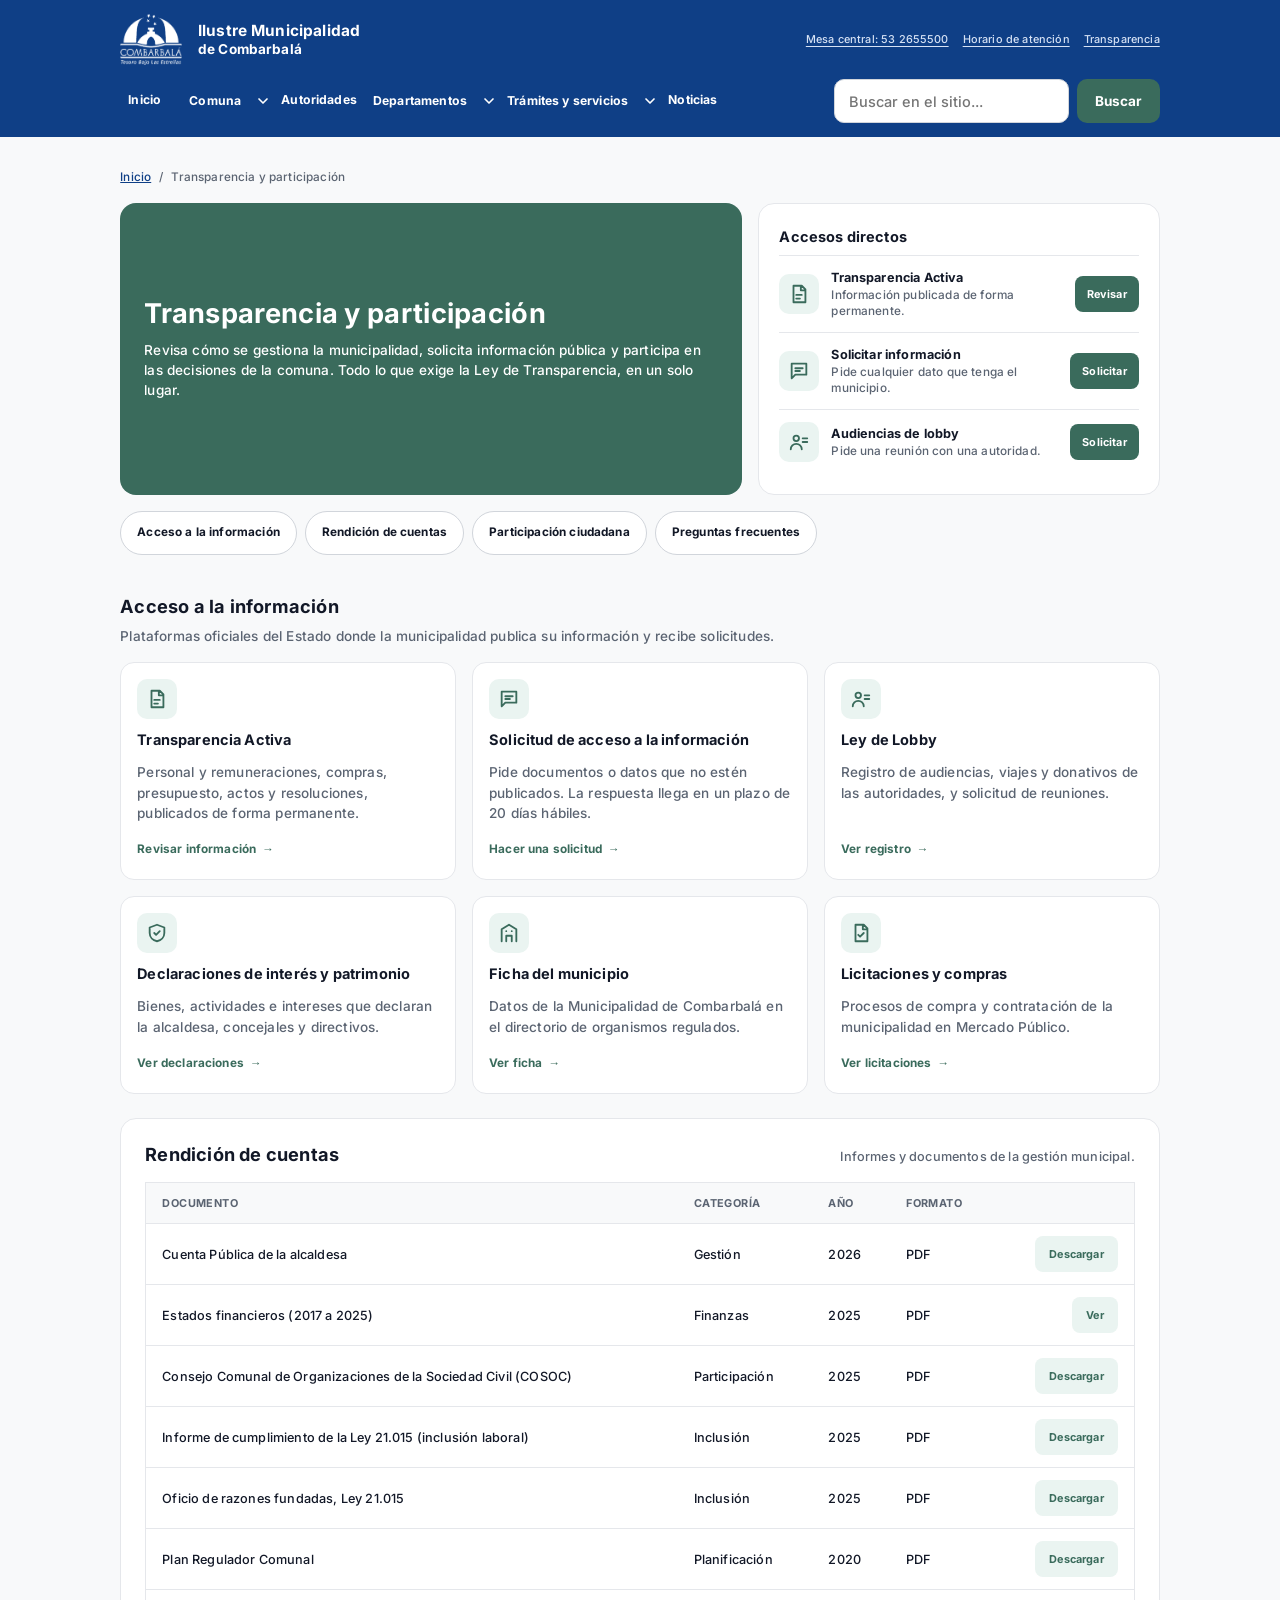
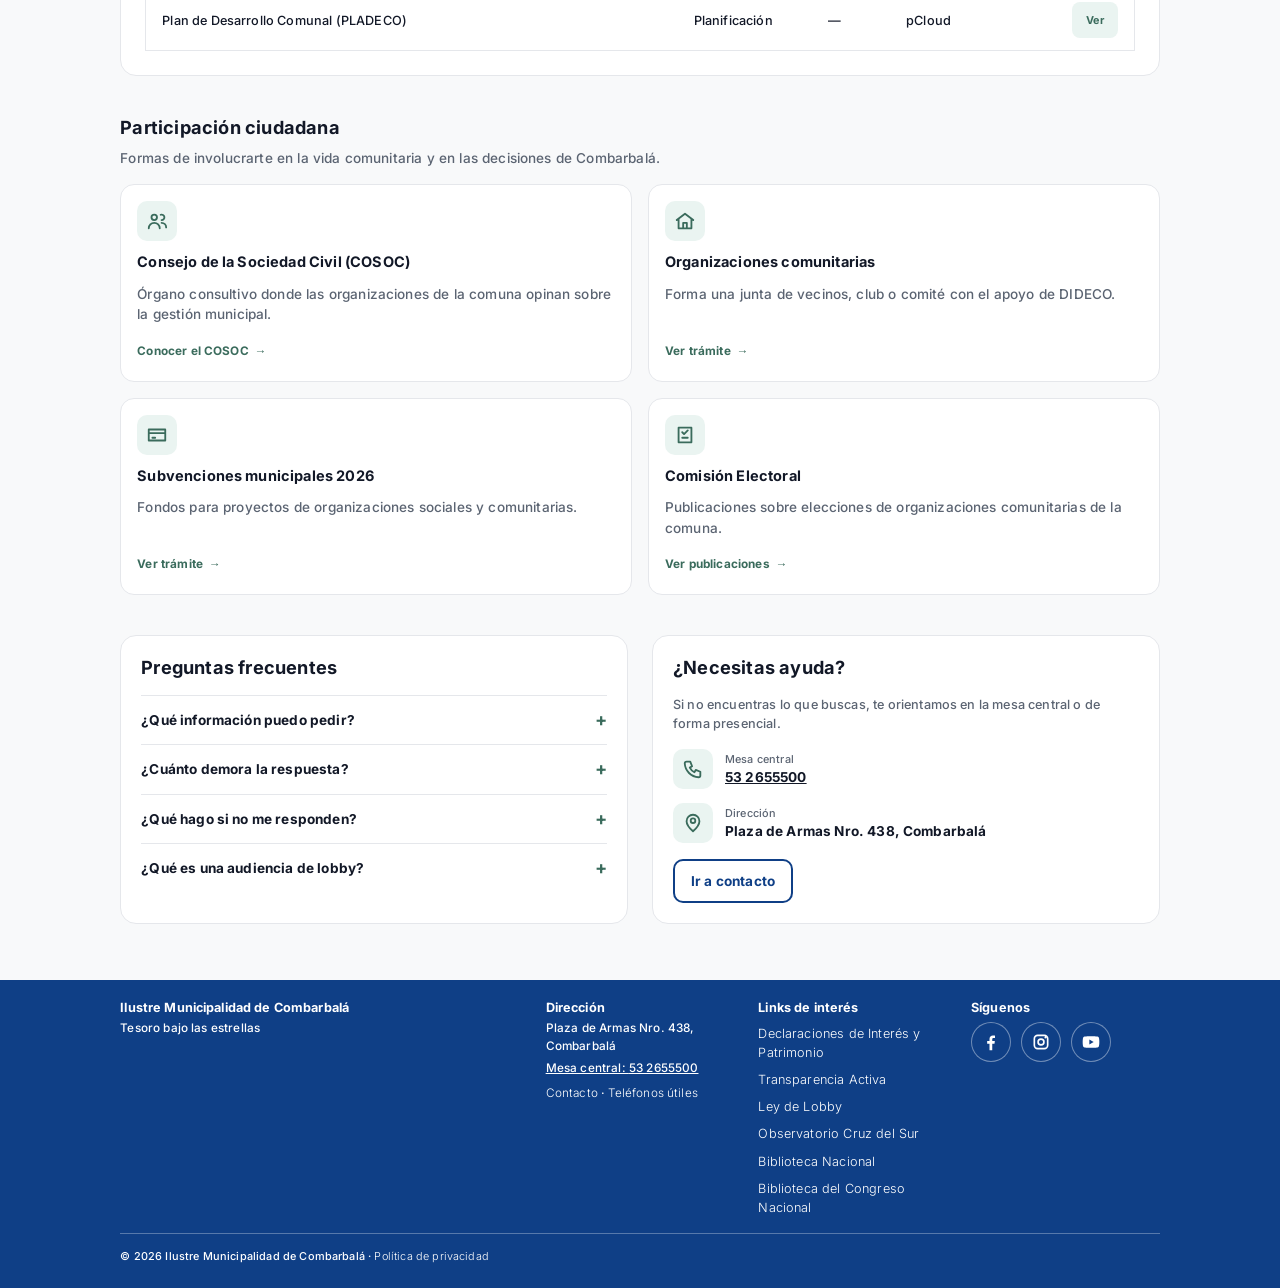
<file: transparencia.html>
<!DOCTYPE html>
<html lang="es">
<head>
<meta charset="utf-8">
<meta name="viewport" content="width=device-width, initial-scale=1">
<title>Transparencia y participación | Municipalidad de Combarbalá</title>
<meta name="description" content="Transparencia Activa, solicitudes de información, Ley de Lobby, cuenta pública y participación ciudadana de la Municipalidad de Combarbalá.">
<meta name="theme-color" content="#0F3F86">
<meta name="robots" content="index, follow">
<meta property="og:type" content="website">
<meta property="og:site_name" content="Ilustre Municipalidad de Combarbalá">
<meta property="og:locale" content="es_CL">
<meta property="og:title" content="Transparencia y participación">
<meta property="og:description" content="Transparencia Activa, solicitudes de información, Ley de Lobby, cuenta pública y participación ciudadana de la Municipalidad de Combarbalá.">
<link rel="canonical" href="https://mmackay7exe.github.io/municombarbala-rework-ddec/transparencia.html">
<meta property="og:url" content="https://mmackay7exe.github.io/municombarbala-rework-ddec/transparencia.html">
<meta property="og:image" content="https://mmackay7exe.github.io/municombarbala-rework-ddec/img/og-combarbala.jpg">
<meta property="og:image:width" content="1200">
<meta property="og:image:height" content="630">
<meta property="og:image:alt" content="Plaza de Armas de Combarbalá con la iglesia al fondo">
<meta name="twitter:card" content="summary_large_image">
<link rel="icon" href="img/logo-azul.webp" type="image/webp">
<link rel="preload" href="fonts/inter-latin.woff2" as="font" type="font/woff2" crossorigin>
<link rel="stylesheet" href="css/styles.css">
<script>document.documentElement.className="js"</script>
<script src="js/main.js" defer></script>
</head>
<body>
<a class="skip" href="#main">Saltar al contenido</a>
<header class="hd"><div class="wrap">
<a class="brand" href="index.html"><img src="img/logo-blanco.webp" width="145" height="120" alt=""><span><b>Ilustre Municipalidad</b>de Combarbalá</span></a>
<button class="mb" type="button" aria-expanded="false" aria-controls="menu" aria-label="Menú principal"><span class="ham" aria-hidden="true"><i></i><i></i><i></i></span></button>
<div class="menu" id="menu"><div class="mi"><div class="mj">
<nav class="top" aria-label="Accesos rápidos"><ul><li><a href="tel:+56532655500">Mesa central: 53 2655500</a></li><li><a href="contacto.html#horario" data-ficha="horario">Horario de atención</a></li><li><a href="transparencia.html" aria-current="page" data-ficha="transparencia">Transparencia</a></li></ul></nav>
<nav class="nav" aria-label="Principal"><ul><li><a href="index.html">Inicio</a></li><li class="has"><a href="comuna.html">Comuna</a><button class="sb" type="button" aria-expanded="false" aria-controls="sm1" aria-label="Submenú de Comuna"><svg viewBox="0 0 24 24" aria-hidden="true"><path d="M6 9l6 6 6-6"/></svg></button><div class="sw"><ul class="sub" id="sm1"><li><a href="comuna.html">Conoce la comuna</a></li><li><a href="comuna.html#observatorio">Observatorio</a></li><li><a href="comuna.html#artesania">Artesanía en combarbalita</a></li><li><a href="comuna.html#patrimonio">Patrimonio y petroglifos</a></li><li><a href="cultura-turismo.html">Cultura y turismo</a></li></ul></div></li><li><a href="autoridades.html">Autoridades</a></li><li class="has"><a href="departamentos.html">Departamentos</a><button class="sb" type="button" aria-expanded="false" aria-controls="sm3" aria-label="Submenú de Departamentos"><svg viewBox="0 0 24 24" aria-hidden="true"><path d="M6 9l6 6 6-6"/></svg></button><div class="sw"><ul class="sub" id="sm3"><li><a href="departamentos.html#desam">Departamento de Salud Municipal (DESAM)</a></li><li><a href="departamentos.html#daem">Departamento de Educación (DAEM)</a></li><li><a href="departamentos.html#dideco">Desarrollo Comunitario (DIDECO)</a></li><li><a href="departamentos.html#daf">Administración y Finanzas (DAF)</a></li><li><a href="departamentos.html#dom">Dirección de Obras Municipales (DOM)</a></li><li><a href="departamentos.html#secpla">Secretaría Comunal de Planificación (SECPLA)</a></li><li><a href="departamentos.html#deportes">Oficina de Deportes</a></li><li><a href="departamentos.html#transito">Departamento de Tránsito</a></li><li><a href="departamentos.html#jpl">Juzgado de Policía Local</a></li></ul></div></li><li class="has"><a href="tramites.html">Trámites y servicios</a><button class="sb" type="button" aria-expanded="false" aria-controls="sm4" aria-label="Submenú de Trámites y servicios"><svg viewBox="0 0 24 24" aria-hidden="true"><path d="M6 9l6 6 6-6"/></svg></button><div class="sw"><ul class="sub" id="sm4"><li><a href="tramites.html#permiso">Permiso de circulación</a></li><li><a href="tramites.html#patentes">Patentes municipales</a></li><li><a href="tramites.html#licencias">Licencias de conducir</a></li><li><a href="tramites.html#pagos">Convenios de pago</a></li></ul></div></li><li><a href="noticias.html">Noticias</a></li></ul></nav>
<form class="bus" role="search" action="buscar.html" method="get"><label class="sr" for="q1">Buscar en el sitio</label><input id="q1" type="search" name="q" placeholder="Buscar en el sitio..." autocomplete="off"><button class="btn" type="submit">Buscar</button></form>
</div></div></div></div></header>
<main id="main" class="wrap" tabindex="-1">
<nav class="bc" aria-label="Migas de pan"><ol itemscope itemtype="https://schema.org/BreadcrumbList"><li itemprop="itemListElement" itemscope itemtype="https://schema.org/ListItem"><a itemprop="item" href="index.html"><span itemprop="name">Inicio</span></a><meta itemprop="position" content="1"></li><li aria-current="page" itemprop="itemListElement" itemscope itemtype="https://schema.org/ListItem"><span itemprop="name">Transparencia y participación</span><meta itemprop="position" content="2"></li></ol></nav>
<div class="tt">
<div class="ban"><h1>Transparencia y participación</h1><p>Revisa cómo se gestiona la municipalidad, solicita información pública y participa en las decisiones de la comuna. Todo lo que exige la Ley de Transparencia, en un solo lugar.</p></div>
<section class="panel ms" aria-labelledby="t-ad"><h2 id="t-ad">Accesos directos</h2><ul>
<li><span class="ic" aria-hidden="true"><svg viewBox="0 0 24 24"><path d="M6 3h9l4 4v14H6zM14 3v5h5M9 13h6M9 17h4"/></svg></span><span><b>Transparencia Activa</b><small>Información publicada de forma permanente.</small></span><a class="btn" href="https://www.portaltransparencia.cl/PortalPdT/pdtta?codOrganismo=MU060" rel="noopener">Revisar<span class="sr"> Transparencia Activa (sitio externo)</span></a></li>
<li><span class="ic" aria-hidden="true"><svg viewBox="0 0 24 24"><path d="M4 4h16v12H8l-4 4zM8 9h8M8 12h5"/></svg></span><span><b>Solicitar información</b><small>Pide cualquier dato que tenga el municipio.</small></span><a class="btn" href="https://www.portaltransparencia.cl/PortalPdT/ingreso-sai-v2?idOrgTa=MU060" rel="noopener">Solicitar<span class="sr"> información pública (sitio externo)</span></a></li>
<li><span class="ic" aria-hidden="true"><svg viewBox="0 0 24 24"><path d="M9 11a3 3 0 1 0 0-6 3 3 0 0 0 0 6zM3 20c0-3.3 2.7-6 6-6s6 2.7 6 6M16 8h5M16 12h5"/></svg></span><span><b>Audiencias de lobby</b><small>Pide una reunión con una autoridad.</small></span><a class="btn" href="https://www.leylobby.gob.cl/instituciones/MU060" rel="noopener">Solicitar<span class="sr"> audiencia de lobby (sitio externo)</span></a></li>
</ul></section>
</div>
<nav aria-label="En esta página"><ul class="chips"><li><a href="#informacion">Acceso a la información</a></li><li><a href="#cuentas">Rendición de cuentas</a></li><li><a href="#participacion">Participación ciudadana</a></li><li><a href="#preguntas">Preguntas frecuentes</a></li></ul></nav>

<section aria-labelledby="informacion"><div class="sh"><h2 id="informacion">Acceso a la información</h2></div>
<p class="bj">Plataformas oficiales del Estado donde la municipalidad publica su información y recibe solicitudes.</p>
<div class="grid m">
<article class="card"><span class="ic" aria-hidden="true"><svg viewBox="0 0 24 24"><path d="M6 3h9l4 4v14H6zM14 3v5h5M9 13h6M9 17h4"/></svg></span><h3><a class="l" href="https://www.portaltransparencia.cl/PortalPdT/pdtta?codOrganismo=MU060" rel="noopener">Transparencia Activa<span class="sr"> (sitio externo)</span></a></h3><p>Personal y remuneraciones, compras, presupuesto, actos y resoluciones, publicados de forma permanente.</p><span class="btn ln" aria-hidden="true">Revisar información</span></article>
<article class="card"><span class="ic" aria-hidden="true"><svg viewBox="0 0 24 24"><path d="M4 4h16v12H8l-4 4zM8 9h8M8 12h5"/></svg></span><h3><a class="l" href="https://www.portaltransparencia.cl/PortalPdT/ingreso-sai-v2?idOrgTa=MU060" rel="noopener">Solicitud de acceso a la información<span class="sr"> (sitio externo)</span></a></h3><p>Pide documentos o datos que no estén publicados. La respuesta llega en un plazo de 20 días hábiles.</p><span class="btn ln" aria-hidden="true">Hacer una solicitud</span></article>
<article class="card"><span class="ic" aria-hidden="true"><svg viewBox="0 0 24 24"><path d="M9 11a3 3 0 1 0 0-6 3 3 0 0 0 0 6zM3 20c0-3.3 2.7-6 6-6s6 2.7 6 6M16 8h5M16 12h5"/></svg></span><h3><a class="l" href="https://www.leylobby.gob.cl/instituciones/MU060" rel="noopener">Ley de Lobby<span class="sr"> (sitio externo)</span></a></h3><p>Registro de audiencias, viajes y donativos de las autoridades, y solicitud de reuniones.</p><span class="btn ln" aria-hidden="true">Ver registro</span></article>
<article class="card"><span class="ic" aria-hidden="true"><svg viewBox="0 0 24 24"><path d="M12 3l8 3v6c0 4.5-3.4 8-8 9-4.6-1-8-4.5-8-9V6zM9 12l2 2 4-4"/></svg></span><h3><a class="l" href="https://www.declaracionjurada.cl/pubsistema/patrimonio.web.publico/pu/index.html?sid=386" rel="noopener">Declaraciones de interés y patrimonio<span class="sr"> (sitio externo)</span></a></h3><p>Bienes, actividades e intereses que declaran la alcaldesa, concejales y directivos.</p><span class="btn ln" aria-hidden="true">Ver declaraciones</span></article>
<article class="card"><span class="ic" aria-hidden="true"><svg viewBox="0 0 24 24"><path d="M4 21V8l8-5 8 5v13M9 21v-6h6v6M9 10h.01M15 10h.01"/></svg></span><h3><a class="l" href="https://www.portaltransparencia.cl/PortalPdT/directorio-de-organismos-regulados/?org=MU060" rel="noopener">Ficha del municipio<span class="sr"> en el Portal de Transparencia (sitio externo)</span></a></h3><p>Datos de la Municipalidad de Combarbalá en el directorio de organismos regulados.</p><span class="btn ln" aria-hidden="true">Ver ficha</span></article>
<article class="card"><span class="ic" aria-hidden="true"><svg viewBox="0 0 24 24"><path d="M6 3h9l4 4v14H6zM14 3v5h5M9 14l2 2 4-4"/></svg></span><h3><a class="l" href="https://www.mercadopublico.cl/Home" rel="noopener">Licitaciones y compras<span class="sr"> (Mercado Público, sitio externo)</span></a></h3><p>Procesos de compra y contratación de la municipalidad en Mercado Público.</p><span class="btn ln" aria-hidden="true">Ver licitaciones</span></article>
</div></section>

<section class="panel pn" id="cuentas" aria-labelledby="t-cu"><div class="sh2"><h2 id="t-cu">Rendición de cuentas</h2><p class="lead">Informes y documentos de la gestión municipal.</p></div>
<div class="sc"><table class="dt"><caption class="sr">Documentos de rendición de cuentas</caption><thead><tr><th scope="col">Documento</th><th scope="col">Categoría</th><th scope="col">Año</th><th scope="col">Formato</th><th scope="col"><span class="sr">Acción</span></th></tr></thead><tbody>
<tr><td>Cuenta Pública de la alcaldesa</td><td>Gestión</td><td>2026</td><td>PDF</td><td><a class="btn s" href="https://www.municombarbala.cl/wp-content/uploads/2026/04/33asDwXc56WpdasV_03.pdf" rel="noopener">Descargar<span class="sr"> Cuenta Pública 2026</span></a></td></tr>
<tr><td>Estados financieros (2017 a 2025)</td><td>Finanzas</td><td>2025</td><td>PDF</td><td><a class="btn s" href="departamentos.html#daf-docs">Ver<span class="sr"> estados financieros en el DAF</span></a></td></tr>
<tr><td>Consejo Comunal de Organizaciones de la Sociedad Civil (COSOC)</td><td>Participación</td><td>2025</td><td>PDF</td><td><a class="btn s" href="https://www.municombarbala.cl/wp-content/uploads/2025/04/COSOC2025COMPLETO.pdf" rel="noopener">Descargar<span class="sr"> documento del COSOC 2025</span></a></td></tr>
<tr><td>Informe de cumplimiento de la Ley 21.015 (inclusión laboral)</td><td>Inclusión</td><td>2025</td><td>PDF</td><td><a class="btn s" href="https://www.municombarbala.cl/wp-content/uploads/2025/05/INFORME_LEY_21015_MUNICIPALIDAD_DE_COMBARBALA.pdf" rel="noopener">Descargar<span class="sr"> informe Ley 21.015</span></a></td></tr>
<tr><td>Oficio de razones fundadas, Ley 21.015</td><td>Inclusión</td><td>2025</td><td>PDF</td><td><a class="btn s" href="https://www.municombarbala.cl/wp-content/uploads/2025/05/OFICIO_RAZONES_FUNDADAS_LEY_21015.pdf" rel="noopener">Descargar<span class="sr"> oficio Ley 21.015</span></a></td></tr>
<tr><td>Plan Regulador Comunal</td><td>Planificación</td><td>2020</td><td>PDF</td><td><a class="btn s" href="https://www.municombarbala.cl/wp-content/uploads/2021/09/PRegulador2020.pdf" rel="noopener">Descargar<span class="sr"> Plan Regulador</span></a></td></tr>
<tr><td>Plan de Desarrollo Comunal (PLADECO)</td><td>Planificación</td><td>—</td><td>pCloud</td><td><a class="btn s" href="https://u.pcloud.link/publink/show?code=XZUJAhXZtv7b0CsvPkBsGc0yLHXCd7GKidEX" rel="noopener">Ver<span class="sr"> PLADECO (sitio externo)</span></a></td></tr>
</tbody></table></div></section>

<section aria-labelledby="participacion"><div class="sh"><h2 id="participacion">Participación ciudadana</h2></div>
<p class="bj">Formas de involucrarte en la vida comunitaria y en las decisiones de Combarbalá.</p>
<div class="grid m tg2">
<article class="card"><span class="ic" aria-hidden="true"><svg viewBox="0 0 24 24"><path d="M9 11a3 3 0 1 0 0-6 3 3 0 0 0 0 6zM3 20c0-3.3 2.7-6 6-6s6 2.7 6 6M17 11a3 3 0 1 0-1-5.8M17 14c2.8 0 5 2.2 5 5"/></svg></span><h3><a class="l" href="https://www.municombarbala.cl/wp-content/uploads/2025/04/COSOC2025COMPLETO.pdf" rel="noopener">Consejo de la Sociedad Civil (COSOC)<span class="sr"> (PDF)</span></a></h3><p>Órgano consultivo donde las organizaciones de la comuna opinan sobre la gestión municipal.</p><span class="btn ln" aria-hidden="true">Conocer el COSOC</span></article>
<article class="card"><span class="ic" aria-hidden="true"><svg viewBox="0 0 24 24"><path d="M3 11l9-7 9 7M5 10v10h14V10M10 20v-6h4v6"/></svg></span><h3><a class="l" href="tramites.html#organizaciones">Organizaciones comunitarias</a></h3><p>Forma una junta de vecinos, club o comité con el apoyo de DIDECO.</p><span class="btn ln" aria-hidden="true">Ver trámite</span></article>
<article class="card"><span class="ic" aria-hidden="true"><svg viewBox="0 0 24 24"><path d="M3 6h18v12H3zM3 10h18M7 15h3"/></svg></span><h3><a class="l" href="tramites.html#subvenciones">Subvenciones municipales 2026</a></h3><p>Fondos para proyectos de organizaciones sociales y comunitarias.</p><span class="btn ln" aria-hidden="true">Ver trámite</span></article>
<article class="card"><span class="ic" aria-hidden="true"><svg viewBox="0 0 24 24"><path d="M5 4h14v16H5zM9 9l2 2 4-4M9 15h6"/></svg></span><h3><a class="l" href="https://www.municombarbala.cl/comision-electorales-comuna-combarbala/" rel="noopener">Comisión Electoral<span class="sr"> (sitio externo)</span></a></h3><p>Publicaciones sobre elecciones de organizaciones comunitarias de la comuna.</p><span class="btn ln" aria-hidden="true">Ver publicaciones</span></article>
</div></section>

<div class="g2" id="preguntas">
<section class="panel fq" aria-labelledby="t-fq"><h2 id="t-fq">Preguntas frecuentes</h2>
<details><summary>¿Qué información puedo pedir?</summary><p>Cualquier información que tenga la municipalidad: actos, resoluciones, documentos y datos de su gestión, salvo las excepciones que establece la Ley 20.285.</p></details>
<details><summary>¿Cuánto demora la respuesta?</summary><p>La municipalidad tiene 20 días hábiles para responder, plazo que puede extenderse por otros 10 días hábiles de forma justificada.</p></details>
<details><summary>¿Qué hago si no me responden?</summary><p>Puedes presentar un amparo ante el Consejo para la Transparencia, también a través del Portal de Transparencia.</p></details>
<details><summary>¿Qué es una audiencia de lobby?</summary><p>Una reunión solicitada a una autoridad para tratar un tema de interés particular. Queda registrada públicamente en la plataforma de Ley de Lobby.</p></details>
</section>
<section class="panel" aria-labelledby="t-ay"><h2 id="t-ay">¿Necesitas ayuda?</h2><p class="lead">Si no encuentras lo que buscas, te orientamos en la mesa central o de forma presencial.</p>
<ul class="ci">
<li><span class="ic" aria-hidden="true"><svg viewBox="0 0 24 24"><path d="M5 4h4l2 5-2.5 1.5a11 11 0 0 0 5 5L15 13l5 2v4a2 2 0 0 1-2 2A16 16 0 0 1 3 6a2 2 0 0 1 2-2z"/></svg></span><span><small>Mesa central</small><a href="tel:+56532655500">53 2655500</a></span></li>
<li><span class="ic" aria-hidden="true"><svg viewBox="0 0 24 24"><path d="M12 21s7-6.2 7-11a7 7 0 0 0-14 0c0 4.8 7 11 7 11zM12 12a2.5 2.5 0 1 0 0-5 2.5 2.5 0 0 0 0 5z"/></svg></span><span><small>Dirección</small>Plaza de Armas Nro. 438, Combarbalá</span></li>
</ul>
<a class="btn ol" href="contacto.html">Ir a contacto</a></section>
</div>
</main>
<footer class="ft"><div class="wrap" itemscope itemtype="https://schema.org/GovernmentOrganization"><link itemprop="url" href="index.html"><link itemprop="logo" href="img/logo-azul.webp">
<div><h2 itemprop="name">Ilustre Municipalidad de Combarbalá</h2><p itemprop="slogan">Tesoro bajo las estrellas</p></div>
<div><h2>Dirección</h2><p itemprop="address" itemscope itemtype="https://schema.org/PostalAddress"><span itemprop="streetAddress">Plaza de Armas Nro. 438</span>, <span itemprop="addressLocality">Combarbalá</span><meta itemprop="addressRegion" content="Coquimbo"><meta itemprop="addressCountry" content="CL"></p><p class="u"><a href="tel:+56532655500">Mesa central: <span itemprop="telephone">53 2655500</span></a></p><p><a href="contacto.html">Contacto</a> · <a href="contacto.html#telefonos">Teléfonos útiles</a></p></div>
<div><h2>Links de interés</h2><ul><li><a href="https://www.declaracionjurada.cl/pubsistema/patrimonio.web.publico/pu/index.html?sid=386" rel="noopener">Declaraciones de Interés y Patrimonio</a></li><li><a href="https://www.portaltransparencia.cl/PortalPdT/pdtta?codOrganismo=MU060" rel="noopener">Transparencia Activa</a></li><li><a href="https://www.leylobby.gob.cl/instituciones/MU060" rel="noopener">Ley de Lobby</a></li><li><a href="https://obscruzdelsur.cl/" rel="noopener">Observatorio Cruz del Sur</a></li><li><a href="https://www.bibliotecanacional.gob.cl/sitio/" rel="noopener">Biblioteca Nacional</a></li><li><a href="https://www.bcn.cl/" rel="noopener">Biblioteca del Congreso Nacional</a></li></ul></div>
<div><h2>Síguenos</h2><ul class="soc"><li><a itemprop="sameAs" href="https://www.facebook.com/municombarbala/" rel="noopener" aria-label="Facebook"><svg viewBox="0 0 24 24" aria-hidden="true"><path d="M13.5 22v-8h2.7l.4-3.2h-3.1V8.8c0-.9.3-1.6 1.6-1.6h1.7V4.4c-.3 0-1.3-.1-2.5-.1-2.5 0-4.1 1.5-4.1 4.2v2.3H7.4V14h2.8v8z"/></svg></a></li><li><a itemprop="sameAs" href="https://www.instagram.com/muni.combarbala/" rel="noopener" aria-label="Instagram"><svg viewBox="0 0 24 24" aria-hidden="true"><path fill-rule="evenodd" d="M8 3h8a5 5 0 0 1 5 5v8a5 5 0 0 1-5 5H8a5 5 0 0 1-5-5V8a5 5 0 0 1 5-5zm0 2a3 3 0 0 0-3 3v8a3 3 0 0 0 3 3h8a3 3 0 0 0 3-3V8a3 3 0 0 0-3-3zm4 2.5a4.5 4.5 0 1 1 0 9 4.5 4.5 0 0 1 0-9zm0 2a2.5 2.5 0 1 0 0 5 2.5 2.5 0 0 0 0-5zM17.3 5.5a1.2 1.2 0 1 1 0 2.4 1.2 1.2 0 0 1 0-2.4z"/></svg></a></li><li><a itemprop="sameAs" href="https://www.youtube.com/@municombarbala" rel="noopener" aria-label="YouTube"><svg viewBox="0 0 24 24" aria-hidden="true"><path fill-rule="evenodd" d="M21.6 7.2a2.5 2.5 0 0 0-1.8-1.8C18.2 5 12 5 12 5s-6.2 0-7.8.4a2.5 2.5 0 0 0-1.8 1.8A26 26 0 0 0 2 12a26 26 0 0 0 .4 4.8 2.5 2.5 0 0 0 1.8 1.8c1.6.4 7.8.4 7.8.4s6.2 0 7.8-.4a2.5 2.5 0 0 0 1.8-1.8A26 26 0 0 0 22 12a26 26 0 0 0-.4-4.8zM10 15V9l5.2 3z"/></svg></a></li></ul></div>
<p class="low">© 2026 Ilustre Municipalidad de Combarbalá · <a href="privacidad.html">Política de privacidad</a></p>
</div></footer>
</body>
</html>
</file>
<file: css/styles.css>
/* Tokens: Directrices de diseño. Único cambio: naranja #B04A14 (5,4:1 con texto blanco; el #C8571A original da 4,34:1) */
:root{--azul:#0F3F86;--verde:#3A6B5C;--suave:#EAF4F1;--txt:#121827;--txt2:#5B6472;--fondo:#F8F9FA;--borde:#E5E7EB;--campo:#D1D5DB;--naranja:#B04A14;--sp:16px}
/* Tipografía Inter alojada en el sitio (fuente variable, licencia SIL OFL): evita la petición bloqueante a Google Fonts */
@font-face{font-family:Inter;font-style:normal;font-weight:300 700;font-display:swap;src:url(../fonts/inter-latin.woff2) format("woff2");unicode-range:U+0000-00FF,U+0131,U+0152-0153,U+02BB-02BC,U+02C6,U+02DA,U+02DC,U+0304,U+0308,U+0329,U+2000-206F,U+20AC,U+2122,U+2191,U+2193,U+2212,U+2215,U+FEFF,U+FFFD}
@font-face{font-family:Inter;font-style:normal;font-weight:300 700;font-display:swap;src:url(../fonts/inter-latin-ext.woff2) format("woff2");unicode-range:U+0100-02BA,U+02BD-02C5,U+02C7-02CC,U+02CE-02D7,U+02DD-02FF,U+1D00-1DBF,U+1E00-1E9F,U+1EF2-1EFF,U+2020,U+20A0-20AB,U+20AD-20C4,U+2113,U+2C60-2C7F,U+A720-A7FF}
*{box-sizing:border-box}
html{scroll-padding-top:16px}
body{margin:0;background:var(--fondo);color:var(--txt);font:500 1rem/1.5 Inter,system-ui,sans-serif;letter-spacing:.011em}
img{max-width:100%;height:auto;display:block}
a{color:var(--azul)}
:focus-visible{outline:3px solid var(--txt);outline-offset:2px;box-shadow:0 0 0 2px #fff}
.hd :focus-visible,.ft :focus-visible{outline-color:#fff;box-shadow:0 0 0 2px var(--azul)}
.sr{position:absolute;width:1px;height:1px;overflow:hidden;clip-path:inset(50%);white-space:nowrap}
.skip{position:absolute;left:-999px;top:8px;background:#fff;color:var(--txt);padding:12px 16px;border-radius:10px;z-index:20;font-weight:700}
.skip:focus{left:8px}
.wrap{max-width:75rem;margin:0 auto;padding:0 16px}
h1,h2,h3{line-height:1.3;letter-spacing:.011em}
h1{font-size:1.5rem;margin:16px 0}
h2{font-size:1.25rem}
/* Header */
.hd,.ft{background:var(--azul);color:#fff}
/* Header fijo: en escritorio JS le da un top negativo para que solo quede visible la fila de navegación y búsqueda */
.hd{position:sticky;top:0;z-index:10;transition:box-shadow .2s ease}
.hd.st{box-shadow:0 4px 16px #0000002e}
.hd a,.ft a{color:#fff}
.hd .wrap{display:flex;flex-wrap:wrap;align-items:center;gap:0 12px;padding-block:14px}
.brand{display:flex;gap:16px;align-items:center;text-decoration:none;font-weight:700;line-height:1.3;flex:1;min-width:0;font-size:1rem}
.brand img{width:64px;height:auto}
.brand b{display:block;font-size:1rem}
.mb{min-width:48px;height:48px;padding:0 12px;border-radius:12px;border:0;background:none;margin-right:-13px;color:#fff;font:700 .875rem Inter,sans-serif;cursor:pointer;display:grid;place-items:center}
.ham{position:relative;width:22px;height:16px}
.ham i{position:absolute;left:0;width:100%;height:2px;border-radius:2px;background:#fff;transition:transform .3s ease,opacity .2s ease,top .3s ease}
.ham i:nth-child(1){top:0}.ham i:nth-child(2){top:7px}.ham i:nth-child(3){top:14px}
.mb[aria-expanded=true] .ham i:nth-child(1){top:7px;transform:rotate(45deg)}
.mb[aria-expanded=true] .ham i:nth-child(2){opacity:0}
.mb[aria-expanded=true] .ham i:nth-child(3){top:7px;transform:rotate(-45deg)}
.menu{display:grid;grid-template-rows:1fr;width:100%}
.mi{min-height:0;overflow:hidden}
.mj{display:flex;flex-direction:column;gap:12px;padding-top:14px}
.js .menu{grid-template-rows:0fr;visibility:hidden;transition:grid-template-rows .3s ease,visibility 0s linear .3s}
.js .menu.open{grid-template-rows:1fr;visibility:visible;transition:grid-template-rows .3s ease}
.menu.open .mi{max-height:calc(100vh - 6rem);max-height:calc(100dvh - 6rem);overflow-y:auto;overscroll-behavior:contain}
.top{order:3}
.top ul,.nav ul{list-style:none;margin:0;padding:0;display:flex;flex-wrap:wrap;gap:2px 14px;font-size:.75rem}
.hd .top a{display:inline-block;padding:6px 0;color:#D6E2F5;text-decoration-thickness:1px;text-underline-offset:3px}
.hd .top a:hover{color:#fff}
.nav ul{flex-direction:column;gap:4px;font-size:1rem}
.nav a{display:block;padding:12px;font-weight:700;border-radius:10px;text-decoration:none}
.nav a:hover{background:#235199}
.nav [aria-current]{background:#2B5BA8}
.bus{display:flex;gap:8px}
.bus input{flex:1;min-width:0;height:48px;border:1px solid var(--campo);border-radius:10px;padding:0 14px;font:500 1rem Inter,sans-serif;color:var(--txt)}
.btn{display:inline-flex;align-items:center;justify-content:center;min-height:44px;padding:0 18px;border:0;border-radius:10px;background:var(--verde);color:#fff;font:700 .9375rem Inter,sans-serif;text-decoration:none;cursor:pointer}
.btn.s{background:var(--suave);color:var(--verde)}
.btn.o{background:var(--naranja);color:#fff}
.btn:hover{filter:brightness(1.12)}
/* Variantes de botón: .btn (relleno), .btn.s (suave), .btn.ol (contorno) y .btn.ln (enlace con flecha) */
.btn.ol{background:none;color:var(--azul);box-shadow:inset 0 0 0 2px var(--azul)}
.btn.ol:hover,.card:hover .btn.ol{filter:none;background:var(--azul);color:#fff}
.btn.ln{background:none;color:var(--verde);padding:0;min-height:32px;gap:6px}
.btn.ln::after{content:"→";transition:transform .2s ease}
.btn.ln:hover,.card:hover .btn.ln{filter:none;text-decoration:underline;text-underline-offset:3px}
.btn.ln:hover::after,.card:hover .btn.ln::after{transform:translateX(4px)}
.card:hover .btn.s{background:var(--verde);color:#fff}
/* Submenús */
.has{display:flex;flex-wrap:wrap;align-items:center;position:relative}
.has>a{flex:1}
.sb{width:48px;height:48px;border:0;background:none;color:inherit;display:grid;place-items:center;cursor:pointer;border-radius:10px}
.sb:hover{background:#235199}
.sb svg{width:16px;height:16px;fill:none;stroke:currentColor;stroke-width:2.5;stroke-linecap:round;stroke-linejoin:round}
.has.open .sb svg{transform:rotate(180deg)}
.sw{display:grid;grid-template-rows:1fr;width:100%}
.js .sw{grid-template-rows:0fr;visibility:hidden;transition:grid-template-rows .3s ease,visibility 0s linear .3s}
.js .has.open>.sw{grid-template-rows:1fr;visibility:visible;transition:grid-template-rows .3s ease}
.nav .sub{min-height:0;overflow:hidden;flex-direction:column;flex-wrap:nowrap;gap:0;padding:0 0 0 16px}
.sub li:first-child{margin-top:4px}
.sub li:last-child{margin-bottom:8px}
.sb svg{transition:transform .25s ease}
.nav .sub a{font-weight:500;font-size:.9375rem;padding:10px 12px}
@media(min-width:1200px){
.hd .wrap{display:grid;grid-template-columns:auto 1fr 22.5rem;gap:14px 24px}
.mb{display:none}
.js .menu,.menu,.js .menu.open{display:contents;visibility:visible}
.mi,.mj{display:contents}
.brand{grid-column:1;grid-row:1;flex:none;font-size:.9375rem}
.brand img{width:4.25rem}
.brand b{font-size:1.0625rem}
.top{order:0;grid-column:2/4;grid-row:1;justify-self:end}
.nav{grid-column:1/3;grid-row:2}
.nav>ul{flex-direction:row;flex-wrap:nowrap;gap:0}
.nav>ul>li>a{font-size:.84375rem;padding:10px 8px;white-space:nowrap}
.nav>ul>li:first-child{margin-right:12px}
.bus input{height:44px}
.has{flex-wrap:nowrap}
.has{border-radius:10px}
.has>a{flex:none;padding-right:0}
.sb{width:24px;height:40px;border-radius:0}
.has:hover,.has.open{background:#235199}
.has>a:hover,.has>a[aria-current],.sb:hover{background:none}
.has:has(>a[aria-current]){background:#2B5BA8}
.bus{grid-column:3;grid-row:2}
.sw,.js .sw{position:absolute;top:100%;left:0;z-index:30;width:max-content;min-width:260px;max-width:340px;grid-template-rows:0fr;visibility:hidden;transition:grid-template-rows .25s ease,visibility 0s linear .25s}
.has:hover>.sw,.js .has.open>.sw{grid-template-rows:1fr;visibility:visible;transition:grid-template-rows .25s ease}
.nav .sub{background:#fff;border-radius:12px;padding:0 8px;box-shadow:0 12px 32px #0000004d}
.sub li:first-child,.sub li:last-child{margin-block:8px 0}
.sub li:last-child{margin-bottom:8px}
.has:hover .sb svg{transform:rotate(180deg)}
.hd .nav .sub a{color:var(--txt);font-size:.875rem;border-radius:8px}
.nav .sub a:hover{background:var(--suave)}
}
/* Contenido */
main{display:block}
main.wrap{padding-block:24px 56px}
/* Carrusel de banners del inicio */
.bnr{position:relative}
.bt{display:grid;grid-auto-flow:column;grid-auto-columns:100%;overflow-x:auto;scroll-snap-type:x mandatory;scrollbar-width:none;border-radius:16px;background:#fff;border:1px solid var(--borde)}
.bs{scroll-snap-align:start;scroll-snap-stop:always}
.bs a{display:block}
.bs a:focus-visible{outline-offset:-4px}
.bs img{width:100%;aspect-ratio:1200/350}
.bc2{display:none;justify-content:center;align-items:center;gap:6px;margin-top:8px}
.js .bc2{display:flex}
.bb{width:32px;height:32px;border-radius:999px;border:1px solid var(--campo);background:#fff;color:var(--txt);display:grid;place-items:center;cursor:pointer;flex:none}
.bb svg{width:14px;height:14px;fill:none;stroke:currentColor;stroke-width:2.5;stroke-linecap:round;stroke-linejoin:round}
.bb:hover{border-color:var(--verde);color:var(--verde)}
.bp .pl,.bp.off .ps{display:none}
.bp.off .pl{display:block;fill:currentColor;stroke-width:1.5}
.bd2{display:flex;gap:0}
.bd2 button{width:24px;height:32px;border:0;background:none;padding:0;display:grid;place-items:center;cursor:pointer}
.bd2 button::before{content:"";width:8px;height:8px;border-radius:999px;background:var(--campo);transition:width .25s ease,background .25s ease}
.bd2 button[aria-current=true]::before{width:20px;background:var(--verde)}
.bd2 button:hover::before{background:var(--verde)}
.panel{background:#fff;border:1px solid var(--borde);border-radius:16px;padding:20px}
.panel h1,.panel h2{margin-top:0}
.panel p{color:var(--txt2);margin:0 0 16px}
.sh{display:flex;flex-wrap:wrap;justify-content:space-between;align-items:baseline;gap:12px;margin:40px 0 16px}
.sh h2{margin:0;flex:1 1 0;min-width:0}
/* Bajada: frase que invita a entrar en cada sección */
.bj{margin:-8px 0 16px;color:var(--txt2);font-size:.9375rem}
.panel .bj{margin:-8px 0 20px}
.grid{display:grid;gap:16px;grid-template-columns:repeat(auto-fill,minmax(min(100%,150px),1fr))}
.grid.m{grid-template-columns:repeat(auto-fill,minmax(min(100%,290px),1fr))}
.card{position:relative;display:flex;flex-direction:column;gap:12px;background:#fff;border:1px solid var(--borde);border-radius:14px;padding:16px}
.card h2,.card h3{margin:0;font-size:1rem}
.card a.l{color:inherit;text-decoration:none}
.card a.l::after{content:"";position:absolute;inset:0;border-radius:14px}
.card:hover{border-color:var(--verde)}
.card:has(a:focus-visible){outline:3px solid var(--txt);outline-offset:2px}
.card p{margin:0;color:var(--txt2);font-size:.9375rem}
.card .btn{align-self:flex-start;margin-top:auto;min-height:40px;font-size:.8125rem}
.card .btn.ln{min-height:28px}
.ic{width:40px;height:40px;border-radius:10px;background:var(--suave);color:var(--verde);display:grid;place-items:center}
.ic svg{width:22px;height:22px;fill:none;stroke:currentColor;stroke-width:2;stroke-linecap:round;stroke-linejoin:round}
.ph{aspect-ratio:16/9;background:var(--borde);border-radius:10px}
time,.meta{font-size:.8125rem;color:var(--txt2)}
/* Páginas interiores */
.bc ol{list-style:none;display:flex;flex-wrap:wrap;gap:8px;padding:0;margin:8px 0 0;font-size:.8125rem;color:var(--txt2)}
.bc li+li::before{content:"/";margin-right:8px}
.prose{max-width:68ch}
blockquote{margin:24px 0;padding:8px 20px;border-left:4px solid var(--verde);font-size:1.0625rem;line-height:1.6}
.sc{overflow-x:auto}
table{width:100%;border-collapse:collapse;background:#fff;border:1px solid var(--borde);border-radius:14px}
caption{text-align:left;font-weight:700;padding:12px 0}
th,td{padding:12px 16px;text-align:left;border-bottom:1px solid var(--borde)}
th{background:var(--suave);color:var(--txt)}
.fm{display:grid;gap:16px;max-width:560px}
.fm label{display:grid;gap:6px;font-weight:700}
.fm input,.fm select,.fm textarea{width:100%;min-height:48px;border:1px solid var(--campo);border-radius:10px;padding:10px 14px;font:500 1rem Inter,sans-serif;background:#fff;color:var(--txt)}
.pg{display:flex;gap:4px;margin-top:24px}
.pg a{min-width:44px;min-height:44px;display:grid;place-items:center;border:1px solid var(--campo);border-radius:8px;background:#fff;text-decoration:none;font-weight:700}
.pg [aria-current]{background:var(--azul);color:#fff;border-color:var(--azul)}
/* Footer */
.ft .wrap{display:grid;gap:12px 24px;grid-template-columns:repeat(auto-fit,minmax(210px,1fr));padding-block:20px}
.ft h2{font-size:.875rem;margin:0 0 4px}
.ft p,.ft li{margin:0;font-size:.8125rem}
.ft ul{list-style:none;margin:0;padding:0}
.ft li a,.ft p a{display:inline-block;padding:4px 0;text-decoration:none;font-weight:300}
.ft li a:hover,.ft p a:hover{text-decoration:underline}
.ft .u a{text-decoration:underline;font-weight:500}
.ft li a{font-size:.875rem}
.ft .low{grid-column:1/-1;border-top:1px solid #ffffff4d;padding-top:10px;font-size:.75rem}
/* Redes sociales con íconos */
.ft .soc{display:flex;gap:10px;margin-top:6px}
.ft .soc a{width:40px;height:40px;padding:0;display:grid;place-items:center;border-radius:50%;box-shadow:inset 0 0 0 1px #ffffff66;transition:background .2s ease,color .2s ease}
.ft .soc a:hover{background:#fff;color:var(--azul)}
.ft .soc svg{width:20px;height:20px;fill:currentColor}
/* Botón para volver arriba */
.up{position:fixed;right:16px;bottom:16px;z-index:15;width:44px;height:44px;border:0;border-radius:50%;background:var(--azul);color:#fff;display:grid;place-items:center;cursor:pointer;box-shadow:0 4px 12px #00000033;opacity:0;visibility:hidden;transform:translateY(8px);transition:opacity .25s ease,transform .25s ease,visibility 0s linear .25s}
.up.on{opacity:.85;visibility:visible;transform:none;transition:opacity .25s ease,transform .25s ease}
.up:hover{opacity:1;background:#2B5BA8}
.up:focus-visible{opacity:1}
.up svg{width:20px;height:20px;fill:none;stroke:currentColor;stroke-width:2.5;stroke-linecap:round;stroke-linejoin:round}
@media(min-width:768px){
.wrap{padding:0 24px}
h1{font-size:1.875rem}
.bd2{gap:2px}
.grid{grid-template-columns:repeat(auto-fill,minmax(min(100%,200px),1fr))}
}
@media(min-width:768px){
.ft .wrap>div:nth-child(3){grid-column:span 2}
.ft .wrap>div:nth-child(3) ul{columns:2;column-gap:24px}
}
/* Escala suave del tamaño en pantallas de escritorio (16px a 1920px; mínimo 14,5px) */
@media(min-width:1200px){html{font-size:clamp(14.5px,calc(14.5px + (100vw - 1366px)*.0027),16px)}}
@media(min-width:1024px){.ft .wrap{grid-template-columns:repeat(5,1fr)}}
/* Trámites rápidos: 5 en fila */
.grid.g5{grid-template-columns:repeat(2,1fr)}
.g5>:last-child:nth-child(odd){grid-column:1/-1}
@media(min-width:768px){.grid.g5{grid-template-columns:repeat(3,1fr)}.g5>:last-child:nth-child(odd){grid-column:auto}}
@media(min-width:1024px){.grid.g5{grid-template-columns:repeat(5,1fr)}}
/* Flechas de carrusel (trámites rápidos en móvil) */
.car-h{display:flex;align-items:center;gap:10px;flex:none}
.car-b{display:none;gap:8px}
.js .car-b{display:flex}
.cb{width:40px;height:40px;border-radius:999px;border:1px solid var(--campo);background:#fff;color:var(--txt);display:grid;place-items:center;cursor:pointer}
.cb svg{width:16px;height:16px;fill:none;stroke:currentColor;stroke-width:2.5;stroke-linecap:round;stroke-linejoin:round}
.cb:disabled{opacity:.4;cursor:default}
.cb:not(:disabled):hover{border-color:var(--verde);color:var(--verde)}
/* Móvil: slider de trámites y footer compacto */
.cb{width:28px;height:28px}
@media(min-width:768px){.cb{width:32px;height:32px}.js .car-b.mo{display:none}}
@media(max-width:767.98px){
.grid.g5{grid-template-columns:none;grid-auto-flow:column;grid-auto-columns:calc((100% - 16px)/2);overflow-x:auto;scroll-snap-type:x mandatory;scrollbar-width:none;padding:6px;margin:-6px;scroll-padding-inline:6px}
.g5>.card{scroll-snap-align:start}
.g5>:last-child:nth-child(odd){grid-column:auto}
/* Footer móvil: solo lo esencial (nombre, contacto, redes) y más compacto */
.ft .wrap{grid-template-columns:1fr auto;gap:10px 16px;padding-block:16px}
.ft .wrap>div:nth-child(1){grid-column:1/-1}
.ft .wrap>div:nth-child(1) p,.ft .wrap>div:nth-child(3),.ft .wrap>div:nth-child(2) h2,.ft .wrap>div:nth-child(4) h2{display:none}
.ft .wrap>div:nth-child(4){align-self:center}
.ft .soc{margin:0;gap:8px}
.ft .soc a{width:36px;height:36px}
.ft .soc svg{width:18px;height:18px}
.ft .low{font-size:.6875rem;padding-top:8px;padding-right:48px}
.ft h2{font-size:.8125rem;margin:0}
.ft p,.ft li,.ft li a{font-size:.75rem}
.ft li a,.ft p a{padding:3px 0}
.up{right:12px;bottom:12px;width:40px;height:40px}
}
/* Departamentos del inicio: grilla fija de 5, sin carrusel en móvil */
@media(max-width:767.98px){
.grid.g5.fx{grid-template-columns:repeat(2,1fr);grid-auto-flow:row;overflow:visible;padding:0;margin:0}
.g5.fx>:last-child:nth-child(odd){grid-column:1/-1}
}
@media(max-width:379.98px){.brand,.brand b{font-size:.9375rem}.brand{gap:12px}.brand img{width:3.5rem}}
@media(max-width:339.98px){.brand,.brand b{font-size:.8125rem}.brand img{width:3rem}}
.sh>a,.car-h a{font-size:.75rem;padding:4px 0}
@media(min-width:768px){.sh>a,.car-h a{font-size:.8125rem}}
/* Accesos rápidos del header en el panel móvil: píldoras pequeñas, separadas del resto ("flotando") */
@media(max-width:1199.98px){
.top{margin:6px 0 10px}
.top ul{display:flex;flex-wrap:wrap;justify-content:center;gap:8px}
.hd .top a{display:inline-flex;align-items:center;min-height:28px;padding:2px 12px;border-radius:999px;background:#ffffff1a;box-shadow:0 2px 8px #00000026;text-decoration:none;font-size:.6875rem;color:#fff;white-space:nowrap}
.hd .top li:first-child a{font-weight:700}
.hd .top a:hover{background:#235199}
/* Menú desplegado compacto: menos alto y letra más chica */
.mj{gap:8px;padding-top:8px}
.nav ul{gap:0;font-size:.875rem}
.nav a{padding:8px 10px;border-radius:8px}
.sb{width:40px;height:36px;border-radius:8px}
.nav .sub a{font-size:.8125rem;padding:6px 10px}
.sub li:first-child{margin-top:0}
.sub li:last-child{margin-bottom:4px}
.bus input{height:40px;font-size:.875rem}
.bus .btn{min-height:40px;font-size:.875rem}
}
/* Banners en móvil: a todo el ancho de la pantalla para que se vean más grandes sin recortarse */
@media(max-width:767.98px){
.bnr{margin-inline:-16px}
main>.bnr:first-child{margin-top:-24px}
.bt{border-radius:0;border-inline:0;border-top:0}
}
/* Página Autoridades */
.ban{background:var(--verde);color:#fff;border-radius:16px;padding:20px;margin-top:16px}
.ban h1{margin:0 0 8px;font-size:1.5rem}
.ban p{margin:0;font-size:.9375rem}
.chips{display:flex;flex-wrap:wrap;gap:8px;margin:16px 0 0;padding:0;list-style:none}
.chips a{display:inline-flex;align-items:center;min-height:44px;padding:0 16px;border:1px solid var(--campo);border-radius:999px;background:#fff;color:var(--txt);font-weight:700;font-size:.8125rem;text-decoration:none}
.chips a:hover{border-color:var(--verde);color:var(--verde)}
.pn{margin-top:24px}
.lead{margin:4px 0 16px;color:var(--txt2);font-size:.875rem}
.foto{border-radius:50%;box-shadow:0 0 0 1px var(--borde);flex:none;object-fit:cover;background:#fff}
.rol{margin:2px 0 8px;color:var(--verde);font-weight:700;font-size:.9375rem}
.inf{min-width:0}
.dat{list-style:none;margin:8px 0 12px;padding:0;display:grid;gap:6px;font-size:.8125rem}
.dat li{display:flex;gap:8px;align-items:flex-start}
.dat svg{width:16px;height:16px;flex:none;margin-top:2px;fill:none;stroke:var(--verde);stroke-width:2;stroke-linecap:round;stroke-linejoin:round}
.dat a{color:var(--txt2);text-underline-offset:2px;overflow-wrap:anywhere}
.alc{display:flex;flex-direction:column;align-items:center;gap:16px;text-align:center;background:var(--fondo);border:1px solid var(--borde);border-radius:14px;padding:20px}
.alc .foto{width:140px;height:140px}
.alc h3{margin:0;font-size:1.25rem}
.alc .txt{margin:0 0 8px;color:var(--txt2);font-size:.9375rem}
.alc .dat{justify-items:center}
.cg{display:grid;gap:12px}
.per{display:grid;grid-template-columns:72px 1fr;column-gap:16px;align-items:center;background:#fff;border:1px solid var(--borde);border-radius:14px;padding:16px}
.per .foto{width:72px;height:72px;grid-row:1/3}
.per .inf{display:contents}
.per h3{align-self:end}
.per .rol{align-self:start;margin:0}
.per .dat,.per .btn{grid-column:1/-1}
.per .btn{justify-self:start}
.per h3{margin:0;font-size:1rem}
.per .btn,.alc .btn{min-height:40px;font-size:.8125rem}
@media(min-width:768px){.per .inf{flex:1;display:flex;flex-direction:column;width:100%}.per .btn{margin-top:auto;align-self:flex-start}}
.g2{display:grid;gap:24px;margin-top:24px}
.g2 .panel .lead{margin-top:8px}
.ci{list-style:none;margin:16px 0;padding:0;display:grid;gap:14px}
.ci li{display:flex;gap:12px;align-items:center}
.ci span:last-child{font-weight:700;font-size:.9375rem}
.ci small{display:block;font-weight:500;font-size:.75rem;color:var(--txt2)}
.ci a{color:var(--txt)}
.lk{list-style:none;margin:12px 0 16px;padding:0;display:grid;gap:2px}
.lk a{display:inline-flex;gap:8px;align-items:center;min-height:36px;color:var(--verde);font-weight:500;font-size:.9375rem}
.lk svg{width:16px;height:16px;flex:none;fill:none;stroke:currentColor;stroke-width:2;stroke-linecap:round;stroke-linejoin:round}
@media(min-width:768px){
.ban{padding:24px}.ban h1{font-size:1.875rem}
.panel.pn{padding:24px}
.alc{flex-direction:row;text-align:left;gap:24px;padding:24px}
.alc .foto{width:176px;height:176px}
.alc .dat{justify-items:start}
.cg{grid-template-columns:repeat(2,1fr);gap:16px}
.per{display:flex;flex-direction:column;align-items:flex-start;gap:12px}
.per .rol{margin:2px 0 8px}
.per h3,.per .rol{align-self:flex-start}
.per .foto{width:120px;height:120px}
.g2{grid-template-columns:1fr 1fr}
}
@media(min-width:1024px){.cg{grid-template-columns:repeat(3,1fr)}}
/* Página Comuna (plantilla tipo noticia) */
.nt{margin-top:16px}
.tg{display:flex;flex-wrap:wrap;align-items:center;gap:6px 10px;margin:0 0 4px}
.panel .tg{margin:0 0 4px}
.tag{display:inline-block;padding:3px 10px;border-radius:6px;background:var(--suave);color:var(--verde);font-weight:700;font-size:.75rem}
.nt h1{margin:12px 0}
.panel .ent{font-size:1rem;margin-bottom:20px}
.fig{margin:0}
.fig img{width:100%;aspect-ratio:4/3;object-fit:cover;border-radius:12px}
.fig figcaption{margin-top:8px;font-size:.8125rem;color:var(--txt2)}
.kp{list-style:none;margin:20px 0 0;padding:0;display:grid;grid-template-columns:1fr 1fr;gap:12px}
.kp li{background:var(--fondo);border:1px solid var(--borde);border-radius:12px;padding:12px 14px}
.kp b{display:block;font-size:1.25rem;color:var(--azul)}
.kp span{font-size:.8125rem;color:var(--txt2)}
.txt2 h2+p{margin-top:0}
.txt2 h2:not(:first-child){margin-top:32px}
.txt2 h3{font-size:1.0625rem;margin:32px 0 16px}
.txt2>p{max-width:72ch;font-size:.9375rem;line-height:1.7}
.dest{background:var(--suave);border-radius:12px;padding:16px 20px;margin:20px 0 8px}
.panel .dest p{margin:0 0 6px;color:var(--txt);font-size:1.125rem;font-weight:700}
.dest span{font-size:.8125rem;color:var(--txt2)}
.tl{list-style:none;margin:0;padding:0;display:grid;gap:0}
/* Línea del tiempo: hitos en el azul institucional del header y footer */
.tl li{position:relative;padding:0 0 22px 32px;font-size:.9375rem;color:var(--txt)}
.tl li::before{content:"";position:absolute;z-index:1;left:0;top:3px;width:18px;height:18px;border-radius:50%;background:var(--azul);box-shadow:inset 0 0 0 4px #fff,0 0 0 2px var(--azul)}
.tl li:not(:last-child)::after{content:"";position:absolute;left:7.5px;top:20px;bottom:-4px;width:3px;border-radius:3px;background:var(--azul)}
.tl b{display:block;color:var(--azul);font-size:1.0625rem;font-weight:700}
.lugs{display:grid;gap:24px}
.lug{display:grid;gap:20px;padding:16px}
.lug>img{width:100%;aspect-ratio:16/10;object-fit:cover;border-radius:12px}
.lug .bd{min-width:0;padding:0 4px 4px}
.lug h3{margin:10px 0 10px;font-size:1.25rem}
.lug p{font-size:.9375rem;line-height:1.65}
.lug .btn{margin-top:4px}
img.ph{width:100%;object-fit:cover}
img[src$="cupula_obscruzdel_sur.webp"]{object-position:center 75%}
.dl{list-style:none;margin:0 0 16px;padding:0;display:grid;gap:8px;font-size:.875rem;color:var(--txt2)}
.dl li{padding-left:14px;border-left:3px solid var(--suave)}
.dl b{color:var(--txt)}
.act{list-style:none;margin:0;padding:0;display:flex;flex-wrap:wrap;gap:8px}
.act li{padding:6px 14px;border:1px solid var(--campo);border-radius:999px;font-size:.8125rem;font-weight:700}
.fc>img{width:100%;aspect-ratio:16/9;object-fit:cover;border-radius:10px}
.card.fc h3{font-size:1.0625rem}
.card.fc .tg{margin:0}
.card.fc:hover{border-color:var(--borde)}
.vis{display:grid;gap:16px;align-items:center}
.vis h2{margin-bottom:4px}
.panel.vis p{margin:0}
.vb{display:flex;flex-wrap:wrap;gap:8px}
.vol{margin:24px 0 0}
.vol .btn{min-height:40px;font-size:.8125rem}
@media(min-width:768px){
.nt{padding:24px}
.nt h1{font-size:2rem}
.panel .ent{font-size:1.0625rem}
.fig img{aspect-ratio:16/7}
.kp{grid-template-columns:repeat(4,1fr)}
.grid.tg2{grid-template-columns:1fr 1fr}
.lug{grid-template-columns:1fr 1fr;align-items:center;gap:28px;padding:20px}
.lug>:first-child{height:100%;aspect-ratio:auto;min-height:280px}
.lugs>.lug:nth-child(even)>:first-child{order:2}
.vis{grid-template-columns:1fr auto}
}
@media(min-width:1024px){
.tl{grid-template-columns:repeat(7,1fr);gap:16px}
.tl li{padding:32px 0 0}
.tl li::before{top:2px}
.tl li:not(:last-child)::after{left:10px;right:-16px;top:9.5px;bottom:auto;width:auto;height:3px}
}
@media(min-width:1024px){.nt h1{font-size:2.25rem}.lug{gap:40px}.lug .bd{padding:8px 16px 8px 0}.lugs>.lug:nth-child(even) .bd{padding:8px 0 8px 16px}}
/* Página Trámites: cabecera, catálogo por categorías con filtro y fichas desplegables */
.tt{display:grid;gap:16px;margin-top:16px}
.tt .ban{margin:0;display:flex;flex-direction:column;justify-content:center}
.bk{list-style:none;margin:16px 0 0;padding:0;display:flex;flex-wrap:wrap;gap:8px}
.bk li{padding:4px 12px;border-radius:999px;background:#0000002e;font-size:.8125rem}
.bk b{font-size:.9375rem}
.ms{display:flex;flex-direction:column;gap:4px}
.ms>.btn{align-self:stretch;margin-bottom:8px}
.ms h2{font-size:1rem;margin:4px 0}
.ms ul{list-style:none;margin:0;padding:0;display:grid}
.ms li{display:grid;grid-template-columns:40px 1fr auto;gap:12px;align-items:center;padding:12px 0;border-top:1px solid var(--borde)}
.ms li b{display:block;font-size:.875rem}
.ms small{display:block;color:var(--txt2);font-size:.8125rem;line-height:1.4}
.ms li .btn{min-height:36px;padding:0 12px;font-size:.75rem;border-radius:8px}
.ms>.btn{padding-block:10px;text-align:center}
@media(max-width:479.98px){.ms li{grid-template-columns:40px 1fr;row-gap:8px}.ms li .btn{grid-column:2;justify-self:start}}
.cat{display:grid;grid-template-columns:minmax(0,1fr);gap:16px;margin-top:24px;align-items:start}
.cb2{display:grid;gap:16px;min-width:0}
/* Categorías: carril de chips en móvil, menú lateral fijo en escritorio */
.cn ul{list-style:none;margin:0 -16px;padding:2px 16px 6px;display:flex;gap:8px;overflow-x:auto;scrollbar-width:none}
.cn a{display:flex;align-items:center;gap:8px;min-height:40px;padding:0 6px 0 14px;border:1px solid var(--campo);border-radius:999px;background:#fff;color:var(--txt);font-weight:700;font-size:.8125rem;text-decoration:none;white-space:nowrap}
.cn a b{min-width:24px;height:24px;padding:0 6px;display:grid;place-items:center;border-radius:999px;background:var(--suave);color:var(--verde);font-size:.75rem}
.cn a:hover{border-color:var(--verde);color:var(--verde)}
.cn a[aria-current=true]{background:var(--verde);border-color:var(--verde);color:#fff}
.cn a[aria-current=true] b{background:#fff}
.cn li.z a{opacity:.5}
.cn-h{display:none}
.tf{display:grid;gap:12px;align-items:center}
.fi{position:relative}
.fi svg{position:absolute;left:14px;top:50%;width:18px;height:18px;transform:translateY(-50%);fill:none;stroke:#6B7280;stroke-width:2;stroke-linecap:round}
.fi input{width:100%;height:48px;border:1px solid var(--campo);border-radius:10px;padding:0 14px 0 42px;font:500 .9375rem Inter,sans-serif;color:var(--txt);background:#fff}
.mf{display:flex;gap:4px;padding:4px;background:#fff;border:1px solid var(--borde);border-radius:12px}
.mf button{flex:1;min-height:40px;padding:0 14px;border:0;border-radius:8px;background:none;color:var(--txt2);font:700 .8125rem Inter,sans-serif;cursor:pointer;white-space:nowrap}
.mf button:hover{color:var(--verde)}
.mf [aria-pressed=true]{background:var(--verde);color:#fff}
.mf [aria-pressed=true]:hover{color:#fff}
.rc{margin:0;font-size:.8125rem;color:var(--txt2)}
.av{display:flex;gap:10px;align-items:flex-start;margin:0;padding:12px 14px;border-radius:12px;background:var(--suave);font-size:.8125rem;color:var(--txt)}
.av svg{width:18px;height:18px;flex:none;fill:none;stroke:var(--verde);stroke-width:2;stroke-linecap:round}
.tc{padding:0;overflow:hidden}
.tch{display:flex;gap:12px;align-items:flex-start;padding:16px 16px 4px}
.tch h2{margin:0 0 4px;font-size:1.125rem}
.tch .ic{flex:none;background:var(--azul);color:#fff}
.panel.tc .bj{margin:0 0 8px;font-size:.875rem}
.trh{display:none}
/* Fila de trámite: details nativo, funciona sin JS */
.tr{border-top:1px solid var(--borde)}
.tr summary{list-style:none;display:grid;grid-template-columns:1fr auto;gap:6px 12px;align-items:center;padding:14px 16px;cursor:pointer}
.tr summary::-webkit-details-marker{display:none}
.tr summary:hover{background:var(--fondo)}
.tr summary:focus-visible{outline-offset:-3px}
.tn b{display:block;font-size:.9375rem;line-height:1.4}
.tn small{display:block;margin-top:2px;color:var(--txt2);font-size:.8125rem;line-height:1.45}
.ti{grid-column:1;display:flex;flex-wrap:wrap;align-items:center;gap:6px 10px;font-size:.75rem;color:var(--txt2)}
.tv{grid-column:2;grid-row:1/3;width:32px;height:32px;border-radius:50%;border:1px solid var(--campo);display:grid;place-items:center;color:var(--txt);transition:transform .25s ease,background .2s ease}
.tv svg{width:16px;height:16px;fill:none;stroke:currentColor;stroke-width:2.5;stroke-linecap:round;stroke-linejoin:round}
.tr summary:hover .tv{border-color:var(--verde);color:var(--verde)}
.tr[open] .tv{transform:rotate(180deg);background:var(--verde);border-color:var(--verde);color:#fff}
.tr[open] summary{background:var(--suave)}
.tr[open] summary .tag:not(.p):not(.x){background:#fff}
.tag.p{background:#E8EEF8;color:var(--azul)}
.tag.x{background:#fff;color:var(--txt);box-shadow:inset 0 0 0 1px var(--campo)}
.tb{display:grid;gap:20px;padding:16px 16px 20px;border-top:1px solid var(--borde)}
.tb h3{margin:0 0 10px;font-size:.875rem;color:var(--azul)}
.pasos{list-style:none;margin:0;padding:0;display:grid;gap:10px;counter-reset:pasos}
.pasos li{position:relative;padding-left:34px;font-size:.875rem;line-height:1.5;counter-increment:pasos}
.pasos li::before{content:counter(pasos);position:absolute;left:0;top:-1px;width:24px;height:24px;border-radius:50%;background:var(--verde);color:#fff;display:grid;place-items:center;font-size:.75rem;font-weight:700}
.rq{list-style:none;margin:0;padding:0;display:grid;gap:8px}
.rq li{position:relative;padding-left:26px;font-size:.875rem;line-height:1.5}
.rq li::before{content:"";position:absolute;left:3px;top:4px;width:12px;height:7px;border:solid var(--verde);border-width:0 0 2.5px 2.5px;transform:rotate(-45deg)}
.ta{display:flex;flex-wrap:wrap;gap:8px 10px;align-items:center}
.ta .btn{min-height:40px;font-size:.8125rem}
.ta .btn.ln{min-height:32px;margin-left:4px}
.tx{margin:0;padding-top:12px;border-top:1px dashed var(--campo);font-size:.8125rem;color:var(--txt2)}
.panel .tx{margin:0}
.tx a{color:var(--txt2)}
.tx b{color:var(--txt)}
.nr{text-align:center}
.nr h2{font-size:1.125rem}
.nr .vb{justify-content:center}
.fq details{border-top:1px solid var(--borde)}
.fq summary{display:flex;justify-content:space-between;gap:12px;padding:14px 0;font-weight:700;font-size:.9375rem;cursor:pointer;list-style:none}
.fq summary::-webkit-details-marker{display:none}
.fq summary::after{content:"+";color:var(--verde);font-size:1.25rem;line-height:1}
.fq details[open] summary::after{content:"−"}
.panel.fq p{margin:-4px 0 14px;font-size:.875rem}
@media(min-width:768px){
.tf{grid-template-columns:1fr auto}
.rc{grid-column:1/-1}
.tch{padding:20px 24px 4px}
.tr summary{padding:14px 24px}
.tb{grid-template-columns:1fr 1fr;padding:20px 24px 24px;column-gap:32px}
.ta,.tx{grid-column:1/-1}
}
@media(min-width:1024px){
.tt{grid-template-columns:1.55fr 1fr}
.cat{grid-template-columns:15.5rem minmax(0,1fr);gap:24px}
.cn{position:sticky;top:calc(var(--hv,72px) + 16px);background:#fff;border:1px solid var(--borde);border-radius:16px;padding:12px}
.cn ul{flex-direction:column;margin:0;padding:0;gap:2px;overflow:visible}
.cn a{justify-content:space-between;border:0;border-radius:10px;padding:0 8px 0 12px;white-space:normal;min-height:44px}
.cn a:hover{background:var(--fondo)}
.cn-h{display:block;margin:12px 4px 4px;padding-top:12px;border-top:1px solid var(--borde);font-size:.8125rem;color:var(--txt2)}
.cn-h a{display:inline;padding:0;min-height:0;color:var(--verde);background:none}
.trh{display:grid;grid-template-columns:1fr 9.5rem 10.5rem 32px;gap:16px;padding:10px 24px;background:var(--fondo);border-top:1px solid var(--borde);font-size:.75rem;font-weight:700;color:var(--txt2);text-transform:uppercase;letter-spacing:.04em}
.tr summary{grid-template-columns:1fr 9.5rem 10.5rem 32px;gap:16px}
.ti{display:contents;font-size:.8125rem}
.ti .tag{justify-self:start}
.tv{grid-column:4;grid-row:1}
}
/* Página Departamentos: directorio con buscador y una ficha por departamento (con JS se ve una a la vez) */
.js .dps,.js.vd .dir{display:none}
.js.vd .dps{display:grid}
.js .dp:not(.sel){display:none}
.dir{display:grid;gap:16px;margin-top:16px}
.dir .ban{margin:0}
.dc[hidden]{display:none}
.dc h2{font-size:1rem}
.dpw{display:grid;gap:40px;min-width:0}
.dp{display:grid;gap:16px;min-width:0}
.dp .chips{margin:0}
@media(min-width:1024px){.dp .tt{grid-template-columns:1fr}}
@media(min-width:1366px){.dp .tt{grid-template-columns:1fr 1fr}}
.dp .ban h2{margin:0 0 8px;font-size:1.375rem}
.dp .panel h3{margin:0 0 12px;font-size:1.0625rem}
.dp .panel>p{color:var(--txt);font-size:.9375rem}
.dp .panel .lead{margin:16px 0 8px;font-size:.8125rem}
.dp .panel>.btn{margin-top:16px}
.dp .act{margin-bottom:4px}
.dg{display:grid;gap:16px}
.rq.c2{gap:8px 24px}
/* Contacto arriba de cada ficha: compacto; si va solo, los datos se reparten en fila */
.dk .ci{margin:0;gap:12px}
.dk .ci span:last-child{min-width:0;overflow-wrap:anywhere}
.dk .panel h3{margin-bottom:12px}
@media(min-width:768px){.dk>:only-child .ci{grid-template-columns:repeat(auto-fit,minmax(13rem,1fr));gap:12px 24px}}
.cn .cn-b{display:inline-flex;min-height:36px;margin-bottom:8px;padding:0;border:0;border-radius:0;background:none;color:var(--verde);font-size:.8125rem}
.sh2{display:flex;flex-wrap:wrap;justify-content:space-between;align-items:baseline;gap:4px 16px}
.sh2 .lead{margin:0 0 12px}
/* Filtros y tabla del centro documental; en móvil cada fila se apila */
.dfil{display:flex;flex-wrap:wrap;gap:12px;margin-bottom:16px}
.dfil label{display:grid;gap:4px;flex:1 1 140px;font-size:.75rem;font-weight:700;color:var(--txt2)}
.dfil select{height:44px;border:1px solid var(--campo);border-radius:10px;padding:0 12px;font:500 .9375rem Inter,sans-serif;color:var(--txt);background:#fff}
.dt th{font-size:.75rem;text-transform:uppercase;letter-spacing:.04em;color:var(--txt2);background:var(--fondo)}
.dt td{font-size:.875rem;vertical-align:middle}
.dt td:last-child{text-align:right}
.dt .btn{min-height:36px;padding:0 14px;font-size:.75rem;border-radius:8px}
.dt tr[hidden]{display:none}
.dt-e td{text-align:center!important;color:var(--txt2)}
.dx{list-style:none;margin:0;padding:0;display:grid}
.dx li{display:flex;justify-content:space-between;align-items:center;gap:12px;padding:10px 0;border-top:1px solid var(--borde);font-size:.875rem;font-weight:700}
.dx .btn{min-height:36px;padding:0 14px;font-size:.75rem;border-radius:8px}
.dp .tx{margin-top:12px}
@media(max-width:767.98px){
.dt{border:0;background:none}
.dt thead{position:absolute;width:1px;height:1px;overflow:hidden;clip-path:inset(50%)}
.dt tbody{display:grid;gap:8px}
.dt tr{display:flex;flex-wrap:wrap;align-items:center;gap:4px 8px;padding:12px 14px;background:#fff;border:1px solid var(--borde);border-radius:12px}
.dt td{padding:0;border:0}
.dt td:first-child{flex:1 1 100%;font-weight:700}
.dt td:nth-child(2),.dt td:nth-child(3),.dt td:nth-child(4){font-size:.75rem;color:var(--txt2)}
.dt td:nth-child(3)::before,.dt td:nth-child(4)::before{content:"· ";color:var(--campo)}
.dt td:last-child{margin-left:auto}
.dt-e td{flex:1 1 100%}
}
@media(min-width:768px){
.dp .ban h2{font-size:1.75rem}
.dg{grid-template-columns:1fr 1fr}
.dg>:only-child{grid-column:1/-1}
.rq.c2{grid-template-columns:1fr 1fr}
}
@media(min-width:1024px){
.cn .cn-b{display:flex;margin:0 4px 8px;padding:4px 8px 12px;border-bottom:1px solid var(--borde);min-height:0}
.cn .cn-b:hover{background:none;text-decoration:underline}
}
/* Página Noticias: destacada, barra de filtros, grilla paginada */
.nd{display:grid;gap:16px;padding:16px}
.nd img{width:100%;aspect-ratio:16/10;object-fit:cover;border-radius:12px}
.nd .tg{margin:0 0 8px}
.nd h3{margin:0 0 12px;font-size:1.25rem;line-height:1.4}
.nd h3 a{color:var(--txt);text-decoration:none}
/* Toda la tarjeta destacada es clicable: el enlace del título se extiende sobre ella */
.nd{position:relative}
.nd h3 a::after{content:"";position:absolute;inset:0;border-radius:16px}
.nd:hover{border-color:var(--verde)}
.nd:hover h3 a{text-decoration:underline;text-underline-offset:3px}
.nd:hover .btn{filter:brightness(1.12)}
.nd:has(a:focus-visible){outline:3px solid var(--txt);outline-offset:2px}
.nd h3 a:focus-visible{outline:0;box-shadow:none}
.panel.nd p{margin:0 0 16px;font-size:.9375rem}
.nfl{display:grid;gap:12px;margin-top:24px;padding:16px}
.nfl-t{font-size:.9375rem}
.nfl select{width:100%;height:44px;border:1px solid var(--campo);border-radius:10px;padding:0 12px;font:500 .9375rem Inter,sans-serif;color:var(--txt);background:#fff}
.nfl .fi input{height:44px}
.nc[hidden]{display:none}
.nc .tg{margin:0}
.nc .ph{aspect-ratio:2/1}
.sh>.meta{flex:none}
.rc:empty{display:none}
#rc4{margin:-8px 0 12px}
.pg{justify-content:center}
.pg button{min-width:44px;min-height:44px;padding:0 12px;display:grid;place-items:center;border:1px solid var(--campo);border-radius:8px;background:#fff;color:var(--azul);font:700 .875rem Inter,sans-serif;cursor:pointer}
.pg button:hover{border-color:var(--azul)}
.pg button[aria-current]{background:var(--azul);color:#fff;border-color:var(--azul)}
.pg[hidden]{display:none}
main>.g2{margin-top:40px}
@media(min-width:768px){
.nd{grid-template-columns:minmax(0,1.1fr) minmax(0,1fr);align-items:center;gap:28px;padding:20px}
.nd h3{font-size:1.375rem}
.nfl{grid-template-columns:auto 12rem 9rem minmax(0,1fr) auto;align-items:center}
}
/* Página Noticia: cita destacada y bloque de video dentro del cuerpo */
.cita{max-width:72ch;margin:24px 0;padding:20px 24px;background:var(--suave);border-radius:12px}
.cita blockquote{margin:0;padding:0;border:0;font-size:1rem;line-height:1.6}
.panel .cita blockquote p{margin:0;color:var(--txt);font-weight:500}
.cita figcaption{margin-top:10px;font-size:.8125rem;color:var(--txt2)}
/* Video incrustado: portada propia y controles nativos; no descarga nada hasta reproducir */
.vid{margin:24px 0;padding:16px;border:1px solid var(--borde);border-radius:12px;background:var(--fondo)}
.txt2 .vid h3{margin:0 0 12px;font-size:1rem}
.vid video{display:block;width:100%;height:auto;aspect-ratio:16/9;border-radius:10px;background:#000}
.vid figcaption{margin-top:10px;font-size:.8125rem;color:var(--txt2)}
.vw{position:relative}
.vp{position:absolute;left:50%;top:50%;width:72px;height:72px;transform:translate(-50%,-50%);border:0;border-radius:50%;background:var(--azul);color:#fff;display:grid;place-items:center;cursor:pointer;box-shadow:0 0 0 6px #ffffff59,0 8px 24px #00000059;transition:transform .2s ease,background .2s ease}
.vp:hover{background:#2B5BA8;transform:translate(-50%,-50%) scale(1.06)}
.vp svg{width:30px;height:30px;margin-left:4px;fill:currentColor}
.vp[hidden]{display:none}
@media(max-width:767.98px){.vp{width:56px;height:56px}.vp svg{width:24px;height:24px}}
.panel.art>*{max-width:42rem;margin-inline:auto}
.art>.rq{margin-bottom:16px}
@media(max-width:767.98px){.bc li[aria-current]{min-width:0;max-width:100%;overflow:hidden;white-space:nowrap;text-overflow:ellipsis}}
/* Página Contacto: números de emergencia, agenda telefónica con filtro y formulario */
.emg{margin-top:24px}
.emg h2{font-size:1.0625rem;margin:0 0 12px}
.emg ul{list-style:none;margin:0;padding:0;display:grid;grid-template-columns:1fr 1fr;gap:12px}
.emg a{display:flex;align-items:center;gap:12px;min-height:64px;padding:12px 16px;border-radius:14px;background:var(--azul);color:#fff;text-decoration:none}
.emg a:hover{background:#2B5BA8}
.emg b{font-size:1.75rem;line-height:1}
.emg span{font-size:.8125rem;font-weight:700;line-height:1.3}
#emergencias+.g2{margin-top:24px}
.agd{margin-top:24px}
.agd .tf{margin-bottom:16px}
@media(max-width:767.98px){.tf{grid-template-columns:minmax(0,1fr)}}
.mf{flex-wrap:wrap}
.mf button{flex:1 1 auto}
.dt td small{display:block;margin-top:2px;font-size:.75rem;font-weight:500;color:var(--txt2)}
.dt td small a{color:var(--txt2)}
#formulario{margin-top:24px}
.fm2{max-width:none}
.fm2 textarea{min-height:140px;resize:vertical}
.fst{display:flex;flex-wrap:wrap;align-items:center;gap:12px 16px}
.panel .fst p{margin:0;font-size:.875rem;color:var(--verde);font-weight:700}
@media(min-width:768px){
.emg ul{grid-template-columns:repeat(4,1fr)}
.fm2{grid-template-columns:1fr 1fr;gap:16px 24px}
.fm2 .w{grid-column:1/-1}
}
/* Página Cultura y turismo: imagen de cabecera bajo el banner */
.ctb{width:100%;margin-top:16px;border-radius:16px;aspect-ratio:1200/350;object-fit:cover}
.card>.tag{align-self:flex-start}
/* Formulario de contacto: campos con ayuda y error junto al campo, consentimiento (Ley 21.719) */
.fld{display:grid;gap:6px;align-content:start}
.fld label{display:block;font-weight:700}
.fm .req{color:var(--naranja)}
.panel .fm .hint{margin:0;font-size:.8125rem;color:var(--txt2)}
.panel .fm .err{margin:0;font-size:.8125rem;font-weight:700;color:#B42318}
.panel .fm .err::before{content:"⚠ "}
.fm [aria-invalid=true]{border-color:#B42318;box-shadow:inset 0 0 0 1px #B42318}
.ckg{margin:0;padding:16px;border:1px solid var(--borde);border-radius:12px;display:grid;gap:10px}
.ckg legend{padding:0 6px;font-weight:700}
.ck{display:flex;gap:10px;align-items:flex-start}
.fm .ck input{flex:none;width:22px;height:22px;min-height:0;margin:1px 0 0;padding:0;accent-color:var(--verde);cursor:pointer}
.fm .ck label{display:block;font-weight:500;cursor:pointer}
.panel .fm .pv{margin:0;font-size:.8125rem;color:var(--txt2);font-weight:500}
/* Página Buscar: formulario, resultados con coincidencias resaltadas y sugerencias */
.sbf{display:grid;gap:8px;margin-top:16px}
.sbf label{font-weight:700}
.sbr{display:flex;gap:8px}
.sbr .fi{flex:1;min-width:0}
.panel.sbf .hint{margin:0;font-size:.8125rem;color:var(--txt2)}
.sres{margin-top:24px}
.sl{list-style:none;margin:0;padding:0;display:grid;gap:12px}
.sl li{padding:16px 20px}
.sl h3{margin:8px 0 4px;font-size:1.0625rem}
.sl h3 a{color:var(--azul)}
.panel.sl li p,.sl li>p{margin:0;font-size:.875rem}
.sl .meta{display:block;margin-top:6px;font-size:.75rem}
mark{background:#FDE68A;color:inherit;border-radius:3px;padding:0 1px}
.sug a{color:var(--txt);text-decoration:none}
.sug li:hover{border-color:var(--verde)}
.sug li:hover a{color:var(--verde)}
#rc-sitio{margin:0 0 12px;font-size:.9375rem;font-weight:700;color:var(--txt)}
/* Fichas emergentes (dialog) de horario y transparencia */
.fch{width:min(440px,calc(100% - 32px));max-height:calc(100dvh - 32px);padding:0;border:0;border-radius:16px;background:#fff;color:var(--txt);box-shadow:0 24px 48px #00000059}
.fch::backdrop{background:#0b1730a6}
.fch-h{display:flex;align-items:center;justify-content:space-between;gap:12px;padding:14px 16px 14px 20px;background:var(--azul);color:#fff}
.fch-h h2{margin:0;font-size:1.125rem}
.fch-x{width:44px;height:44px;margin:-6px -6px -6px 0;border:0;border-radius:10px;background:none;color:#fff;display:grid;place-items:center;cursor:pointer}
.fch-x:hover{background:#235199}
.fch-x:focus-visible{outline-color:#fff}
.fch-x svg{width:22px;height:22px;fill:none;stroke:currentColor;stroke-width:2.5;stroke-linecap:round}
.fch-b{padding:20px}
.fch-b>p{margin:0 0 12px;color:var(--txt2);font-size:.9375rem}
.fch-b .ci{margin:0 0 20px}
.fch-b .lk{margin:0 0 16px}
.fch-b .btn{min-height:44px;font-size:.875rem}
.fch-b .fch-m{margin:16px 0 0;font-size:.875rem}
@media(prefers-reduced-motion:no-preference){.fch[open]{animation:fch-in .2s ease}@keyframes fch-in{from{opacity:0;transform:translateY(12px)}}}
/* Página 404 */
.e404{margin-top:24px;text-align:center;padding:32px 20px}
.ban .e404-n{margin:0;font-size:4rem;font-weight:700;line-height:1;opacity:.85}
.ban.e404 h1{margin:8px 0}
.ban.e404>p:last-child{max-width:52ch;margin-inline:auto}
/* Microdatos sin contenido visible (publisher/author): no deben ocupar espacio en tarjetas flex */
[itemprop=publisher],[itemprop=author]{display:none}
/* Etiquetas de una noticia */
.etq{display:flex;flex-wrap:wrap;align-items:center;gap:8px 10px;margin-top:24px;padding-top:16px;border-top:1px solid var(--borde);font-size:.8125rem;font-weight:700;color:var(--txt2)}
.etq ul{list-style:none;margin:0;padding:0;display:flex;flex-wrap:wrap;gap:6px}
.etq a{display:inline-flex;align-items:center;min-height:36px;padding:0 14px;border-radius:999px;background:var(--suave);color:var(--verde);text-decoration:none}
.etq a:hover{background:var(--verde);color:#fff}
@media(prefers-reduced-motion:reduce){*{transition:none!important}}
</file>
